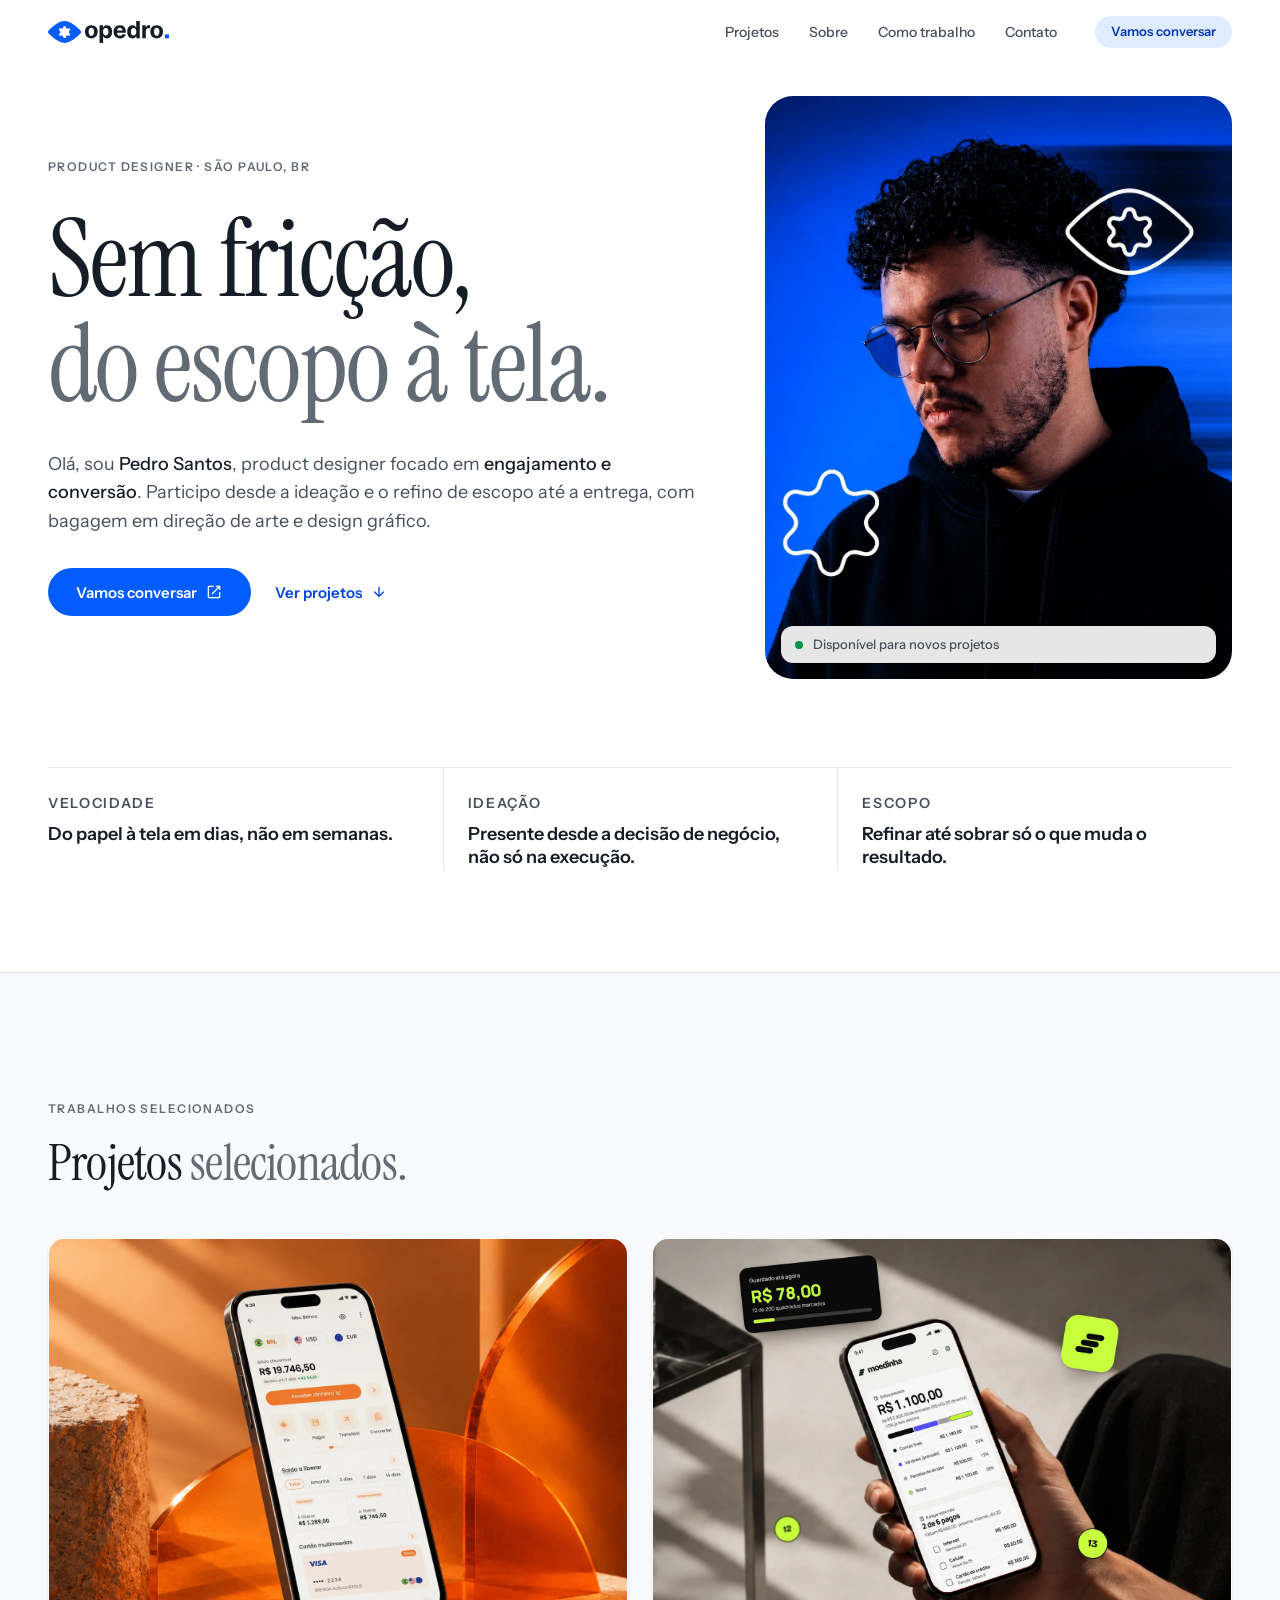
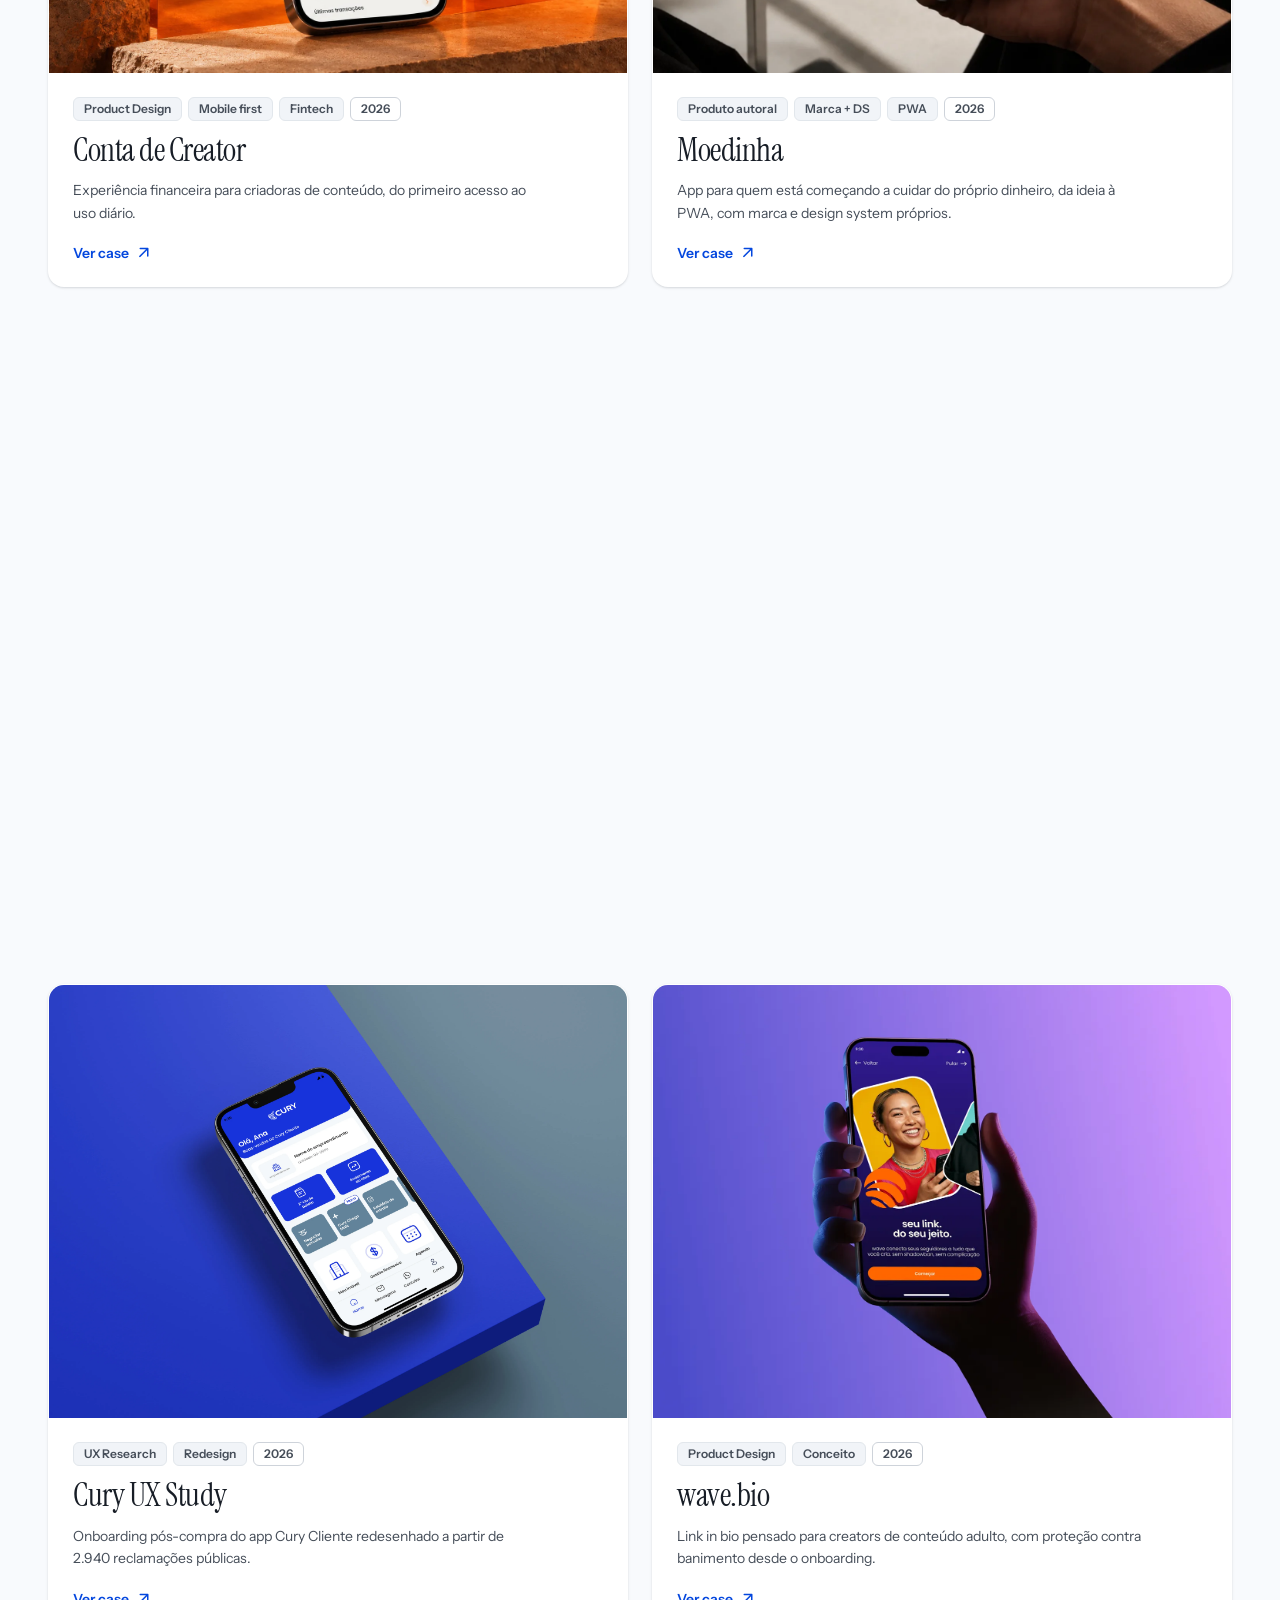
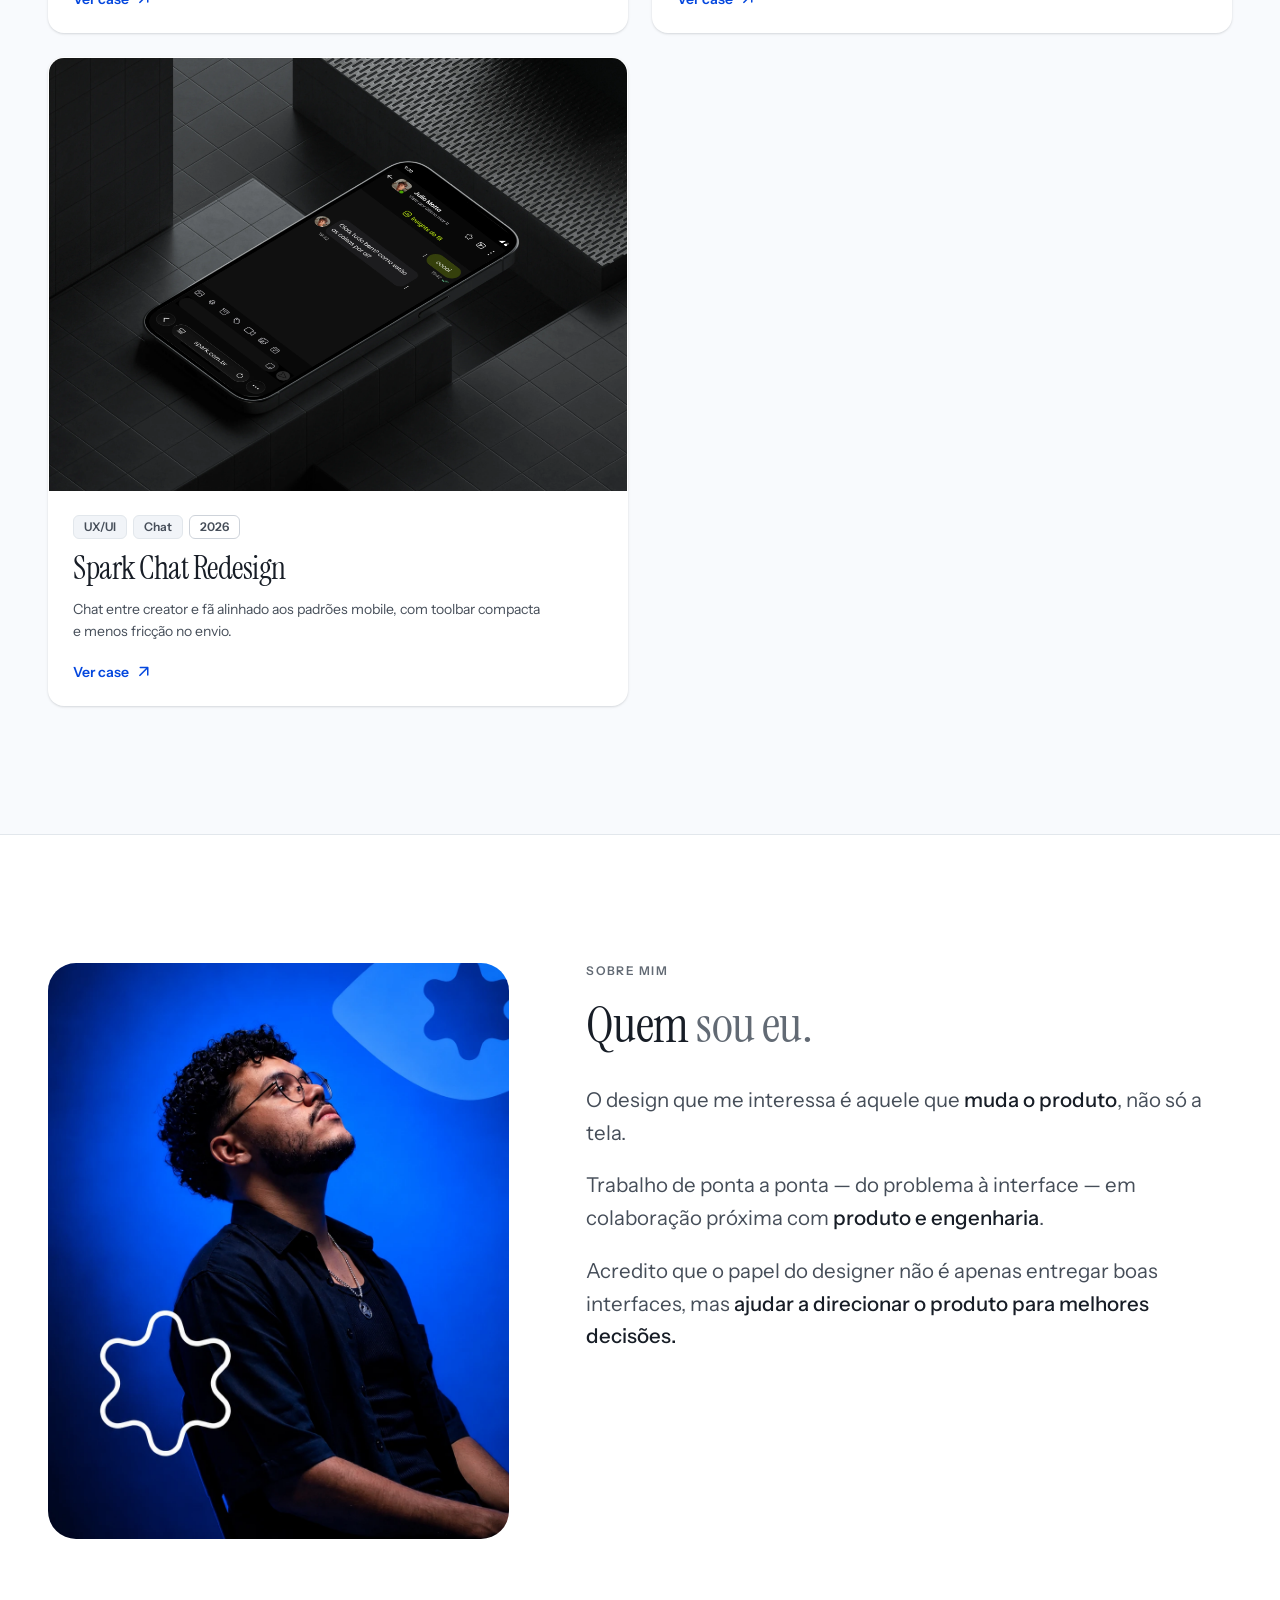
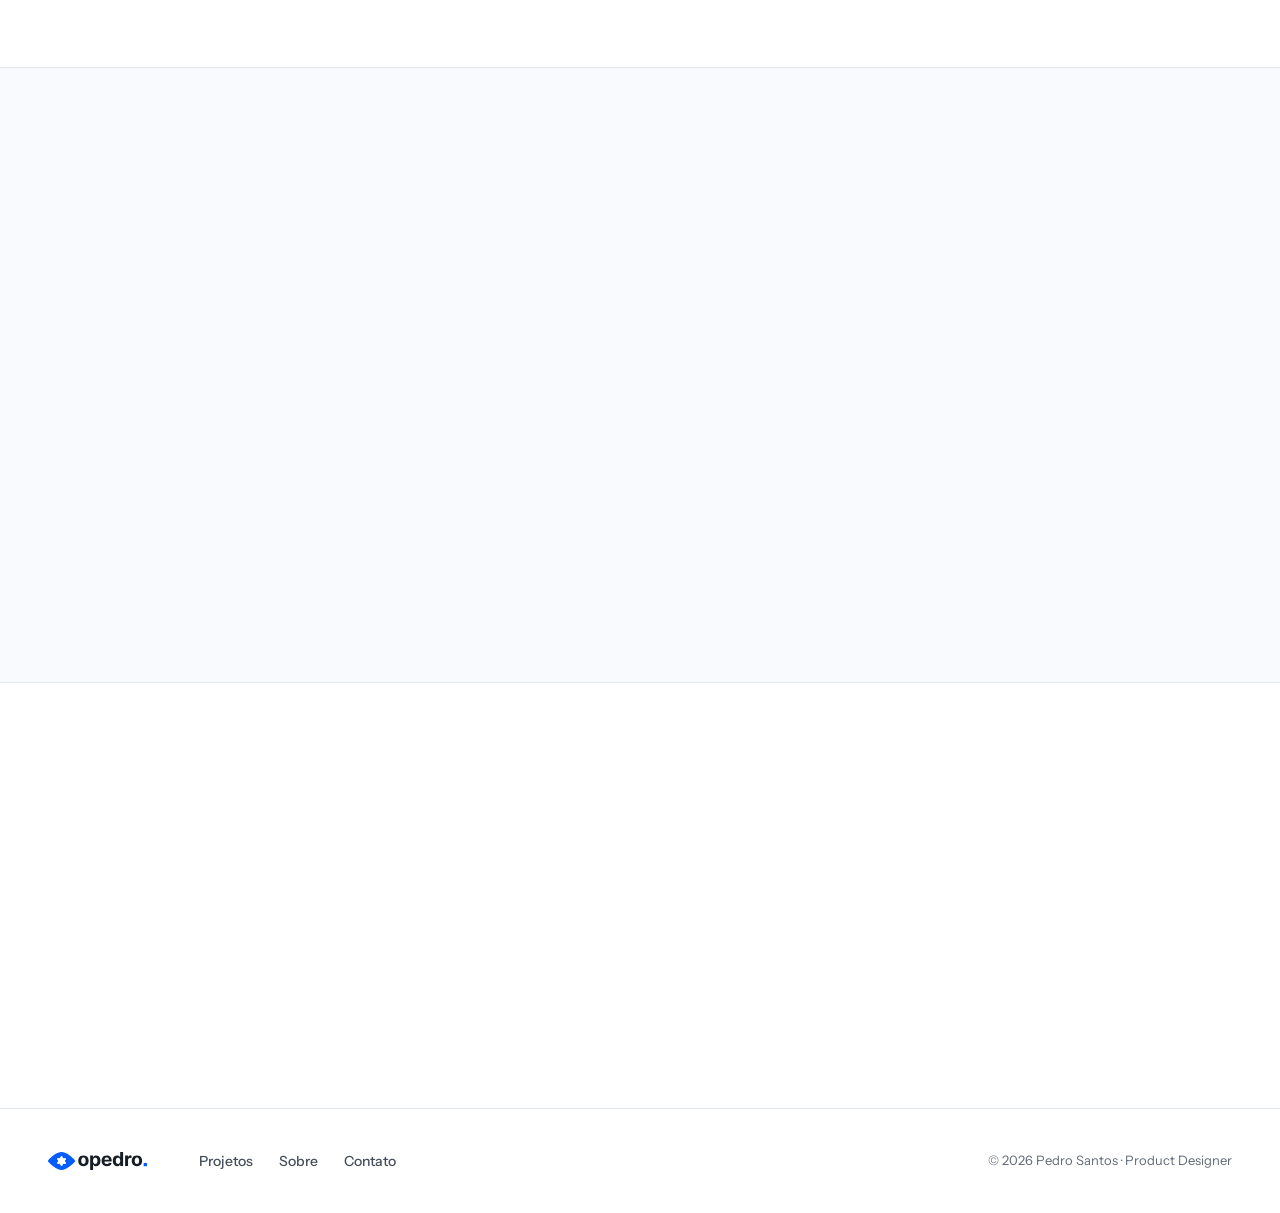
<file: index.html>
<!DOCTYPE html>
<html lang="pt-BR" data-theme="light">
<head>
<meta charset="UTF-8">
<meta name="viewport" content="width=device-width, initial-scale=1">
<title>opedro. · Product Designer</title>
<meta name="description" content="Pedro Santos, product designer. Experiências fluidas e sem fricção, do escopo à tela.">
<meta name="theme-color" content="#FFFFFF">
<link rel="icon" href="assets/favicon.svg" type="image/svg+xml">
<link rel="icon" href="assets/favicon-32.png" type="image/png" sizes="32x32">
<link rel="apple-touch-icon" href="assets/apple-touch-icon.png">
<link rel="preconnect" href="https://fonts.googleapis.com">
<link rel="preconnect" href="https://fonts.gstatic.com" crossorigin>
<link rel="stylesheet" href="https://fonts.googleapis.com/css2?family=Instrument+Sans:wght@400;500;600;700&family=Instrument+Serif&family=IBM+Plex+Mono:wght@400;500&display=swap">
<link rel="stylesheet" href="https://fonts.googleapis.com/css2?family=Material+Symbols+Rounded:opsz,wght,FILL,GRAD@20..48,400,0..1,0&display=block">
<link rel="stylesheet" href="assets/css/tokens.css">
<link rel="stylesheet" href="assets/css/components.css">
<link rel="stylesheet" href="assets/css/site.css">
</head>
<body>
<a class="skip" href="#main">Pular para o conteúdo</a>
<header class="appbar">
  <div class="container appbar__inner">
    <a class="appbar__brand" href="#top" aria-label="opedro. — início"><img src="assets/logo/lockup-ui.svg" alt="opedro." width="121" height="22"></a>
    <nav class="appbar__links" aria-label="Principal">
      <a href="#projetos">Projetos</a>
      <a href="#sobre">Sobre</a>
      <a href="#como-trabalho">Como trabalho</a>
      <a href="#contato">Contato</a>
    </nav>
    <a class="btn btn--tonal btn--sm appbar__cta" href="https://www.linkedin.com/in/opedro-designer" target="_blank" rel="noopener">Vamos conversar</a>
    <button class="icon-btn appbar__menu" aria-label="Abrir menu" aria-expanded="false" aria-controls="mobile-menu"><span class="icon" aria-hidden="true">menu</span></button>
  </div>
</header>
<nav class="mobile-menu" id="mobile-menu" aria-label="Menu" hidden>
  <a href="#projetos">Projetos</a>
  <a href="#sobre">Sobre</a>
  <a href="#como-trabalho">Como trabalho</a>
  <a href="#contato">Contato</a>
</nav>

<main id="main">

<section class="hero" id="top">
  <div class="container">
    <div class="hero__grid">
      <div class="hero__copy">
        <div class="hero__meta">
          <p class="overline">Product Designer · São Paulo, BR</p>
        </div>
        <h1 class="display">Sem fricção,<br><span class="dim">do escopo à tela.</span></h1>
        <p class="lede">Olá, sou <strong>Pedro Santos</strong>, product designer focado em <strong>engajamento e conversão</strong>. Participo desde a ideação e o refino de escopo até a entrega, com bagagem em direção de arte e design gráfico.</p>
        <div class="hero__actions">
          <a class="btn btn--filled btn--lg" href="https://www.linkedin.com/in/opedro-designer" target="_blank" rel="noopener">Vamos conversar <span class="icon" aria-hidden="true">open_in_new</span></a>
          <a class="btn btn--text btn--lg" href="#projetos">Ver projetos <span class="icon" aria-hidden="true">arrow_downward</span></a>
        </div>
      </div>
      <figure class="hero__photo">
        <img src="assets/img/hero-photo.webp" alt="Retrato de Pedro Santos" width="1121" height="1403" fetchpriority="high">
        <figcaption><span class="status-dot" aria-hidden="true"></span>Disponível para novos projetos</figcaption>
      </figure>
    </div>

    <div class="pillars">
      <div class="pillar"><p class="overline">Velocidade</p><h3>Do papel à tela em dias, não em semanas.</h3></div>
      <div class="pillar"><p class="overline">Ideação</p><h3>Presente desde a decisão de negócio, não só na execução.</h3></div>
      <div class="pillar"><p class="overline">Escopo</p><h3>Refinar até sobrar só o que muda o resultado.</h3></div>
    </div>
  </div>
</section>

<section class="section section--tint" id="projetos" aria-labelledby="projetos-title">
  <div class="container">
    <header class="section-head reveal">
      <p class="overline">Trabalhos selecionados</p>
      <h2 class="section-title" id="projetos-title">Projetos <span class="dim">selecionados.</span></h2>
    </header>
    <div class="work-grid">
      <article class="card card--elevated card--link project reveal">
        <div class="project__media"><img src="assets/img/creatorbanking-cover.webp" alt="" loading="lazy" width="1448" height="1086"></div>
        <div class="project__body">
          <div class="project__tags"><span class="tag tag--draft">Product Design</span><span class="tag tag--draft">Mobile first</span><span class="tag tag--draft">Fintech</span><span class="tag tag--ghost">2026</span></div>
          <h3 class="project__title"><a href="conta-de-creator.html">Conta de Creator</a></h3>
          <p class="project__desc">Experiência financeira para criadoras de conteúdo, do primeiro acesso ao uso diário.</p>
          <span class="project__cta" aria-hidden="true">Ver case <span class="icon">arrow_outward</span></span>
        </div>
      </article>
      <article class="card card--elevated card--link project reveal">
        <div class="project__media"><img src="assets/img/moedinha-cover.webp" alt="" loading="lazy" width="1600" height="1200"></div>
        <div class="project__body">
          <div class="project__tags"><span class="tag tag--draft">Produto autoral</span><span class="tag tag--draft">Marca + DS</span><span class="tag tag--draft">PWA</span><span class="tag tag--ghost">2026</span></div>
          <h3 class="project__title"><a href="moedinha.html">Moedinha</a></h3>
          <p class="project__desc">App para quem está começando a cuidar do próprio dinheiro, da ideia à PWA, com marca e design system próprios.</p>
          <span class="project__cta" aria-hidden="true">Ver case <span class="icon">arrow_outward</span></span>
        </div>
      </article>
      
      <article class="card card--elevated card--link project reveal">
        <div class="project__media"><img src="assets/img/designsystem-cover.webp" alt="" loading="lazy" width="1600" height="1200"></div>
        <div class="project__body">
          <div class="project__tags"><span class="tag tag--draft">Design System</span><span class="tag tag--draft">Material 3</span><span class="tag tag--ghost">2026</span></div>
          <h3 class="project__title"><a href="designsystem.html">Design System opedro.</a></h3>
          <p class="project__desc">Sistema autoral com 34 componentes em três temas, construído sobre o manual de marca com Material 3 como referência.</p>
          <span class="project__cta" aria-hidden="true">Ver case <span class="icon">arrow_outward</span></span>
        </div>
      </article><article class="card card--elevated card--link project reveal">
        <div class="project__media"><img src="assets/img/fastshop-cover.webp" alt="" loading="lazy" width="1200" height="900"></div>
        <div class="project__body">
          <div class="project__tags"><span class="tag tag--draft">UX Research</span><span class="tag tag--draft">Benchmarking</span><span class="tag tag--draft">UI</span><span class="tag tag--ghost">2026</span></div>
          <h3 class="project__title"><a href="fastshop.html">Fast Shop Redesign</a></h3>
          <p class="project__desc">Navegação por categorias do app reestruturada a partir de avaliação heurística e benchmarking com 5 players.</p>
          <span class="project__cta" aria-hidden="true">Ver case <span class="icon">arrow_outward</span></span>
        </div>
      </article>
      <article class="card card--elevated card--link project reveal">
        <div class="project__media"><img src="assets/img/cury-cover.webp" alt="" loading="lazy" width="1200" height="900"></div>
        <div class="project__body">
          <div class="project__tags"><span class="tag tag--draft">UX Research</span><span class="tag tag--draft">Redesign</span><span class="tag tag--ghost">2026</span></div>
          <h3 class="project__title"><a href="cury.html">Cury UX Study</a></h3>
          <p class="project__desc">Onboarding pós-compra do app Cury Cliente redesenhado a partir de 2.940 reclamações públicas.</p>
          <span class="project__cta" aria-hidden="true">Ver case <span class="icon">arrow_outward</span></span>
        </div>
      </article>
      <article class="card card--elevated card--link project reveal">
        <div class="project__media"><img src="assets/img/wavebio-cover.webp" alt="" loading="lazy" width="1200" height="900"></div>
        <div class="project__body">
          <div class="project__tags"><span class="tag tag--draft">Product Design</span><span class="tag tag--draft">Conceito</span><span class="tag tag--ghost">2026</span></div>
          <h3 class="project__title"><a href="wavebio.html">wave.bio</a></h3>
          <p class="project__desc">Link in bio pensado para creators de conteúdo adulto, com proteção contra banimento desde o onboarding.</p>
          <span class="project__cta" aria-hidden="true">Ver case <span class="icon">arrow_outward</span></span>
        </div>
      </article>
      <article class="card card--elevated card--link project reveal">
        <div class="project__media"><img src="assets/img/spark-cover.webp" alt="" loading="lazy" width="1200" height="900"></div>
        <div class="project__body">
          <div class="project__tags"><span class="tag tag--draft">UX/UI</span><span class="tag tag--draft">Chat</span><span class="tag tag--ghost">2026</span></div>
          <h3 class="project__title"><a href="spark.html">Spark Chat Redesign</a></h3>
          <p class="project__desc">Chat entre creator e fã alinhado aos padrões mobile, com toolbar compacta e menos fricção no envio.</p>
          <span class="project__cta" aria-hidden="true">Ver case <span class="icon">arrow_outward</span></span>
        </div>
      </article>
    </div>
  </div>
</section>

<section class="section" id="sobre" aria-labelledby="sobre-title">
  <div class="container about">
    <figure class="about__photo reveal">
      <img src="assets/img/about-photo.webp" alt="Pedro Santos" width="1024" height="1536" loading="lazy">
    </figure>
    <div class="about__copy">
      <header class="section-head reveal">
        <p class="overline">Sobre mim</p>
        <h2 class="section-title" id="sobre-title">Quem <span class="dim">sou eu.</span></h2>
      </header>
      <div class="about__text reveal">
        <p>O design que me interessa é aquele que <strong>muda o produto</strong>, não só a tela.</p>
        <p>Trabalho de ponta a ponta — do problema à interface — em colaboração próxima com <strong>produto e engenharia</strong>.</p>
        <p>Acredito que o papel do designer não é apenas entregar boas interfaces, mas <strong>ajudar a direcionar o produto para melhores decisões.</strong></p>
      </div>
      <dl class="facts reveal">
        <div><dt>Território</dt><dd>Produto digital</dd></div>
        <div><dt>Bagagem</dt><dd>Direção de arte e design gráfico</dd></div>
        <div><dt>Resultado</dt><dd>Engajamento e conversão</dd></div>
      </dl>
    </div>
  </div>
</section>

<section class="section section--tint" id="como-trabalho" aria-labelledby="principios-title">
  <div class="container">
    <header class="section-head reveal">
      <p class="overline">Como eu trabalho</p>
      <h2 class="section-title" id="principios-title">Quatro coisas <span class="dim">que guiam o trabalho.</span></h2>
    </header>
    <div class="principles">
      <article class="card principle reveal"><span class="principle__num" aria-hidden="true">01</span><h3>Clareza</h3><p>Se precisa de legenda para ser entendido, ainda não está pronto.</p></article>
      <article class="card principle reveal"><span class="principle__num" aria-hidden="true">02</span><h3>Menos é mais</h3><p>Cada elemento na tela precisa justificar por que está ali.</p></article>
      <article class="card principle reveal"><span class="principle__num" aria-hidden="true">03</span><h3>Fluidez no fluxo</h3><p>A tela boa é a que o usuário atravessa sem perceber que atravessou.</p></article>
      <article class="card principle reveal"><span class="principle__num" aria-hidden="true">04</span><h3>Designs bonitos</h3><p>Funcionar é o mínimo. O acabamento é parte do trabalho.</p></article>
    </div>
  </div>
</section>

<section class="section" id="contato" aria-labelledby="contato-title">
  <div class="container contact">
    <div class="contact__copy reveal">
      <p class="overline">Contato</p>
      <h2 class="display display--l" id="contato-title">Vamos trabalhar <span class="dim">juntos?</span></h2>
      <div><span class="tag tag--success"><span class="status-dot" aria-hidden="true"></span>Disponível para novos projetos</span></div>
    </div>
    <div class="contact__panel reveal">
      <ul class="contact__links">
        <li><a href="https://www.linkedin.com/in/opedro-designer" target="_blank" rel="noopener">LinkedIn<small>/in/opedro-designer</small><span class="icon" aria-hidden="true">arrow_outward</span></a></li>
        <li><a href="https://www.behance.net/opedrodesigner_" target="_blank" rel="noopener">Behance<small>/opedrodesigner_</small><span class="icon" aria-hidden="true">arrow_outward</span></a></li>
        <li><a href="https://www.instagram.com/opedro.designer_/" target="_blank" rel="noopener">Instagram<small>@opedro.designer_</small><span class="icon" aria-hidden="true">arrow_outward</span></a></li>
      </ul>
    </div>
  </div>
</section>

</main>
<footer class="footer">
  <div class="container footer__inner">
    <a class="footer__brand" href="#top" aria-label="opedro. — início"><img src="assets/logo/lockup-ui.svg" alt="opedro." width="99" height="18"></a>
    <ul class="footer__links">
      <li><a href="#projetos">Projetos</a></li>
      <li><a href="#sobre">Sobre</a></li>
      <li><a href="#contato">Contato</a></li>
    </ul>
    <span class="footer__copy">© 2026 Pedro Santos · Product Designer</span>
  </div>
</footer>
<script src="assets/js/site.js"></script>
</body>
</html>
</file>
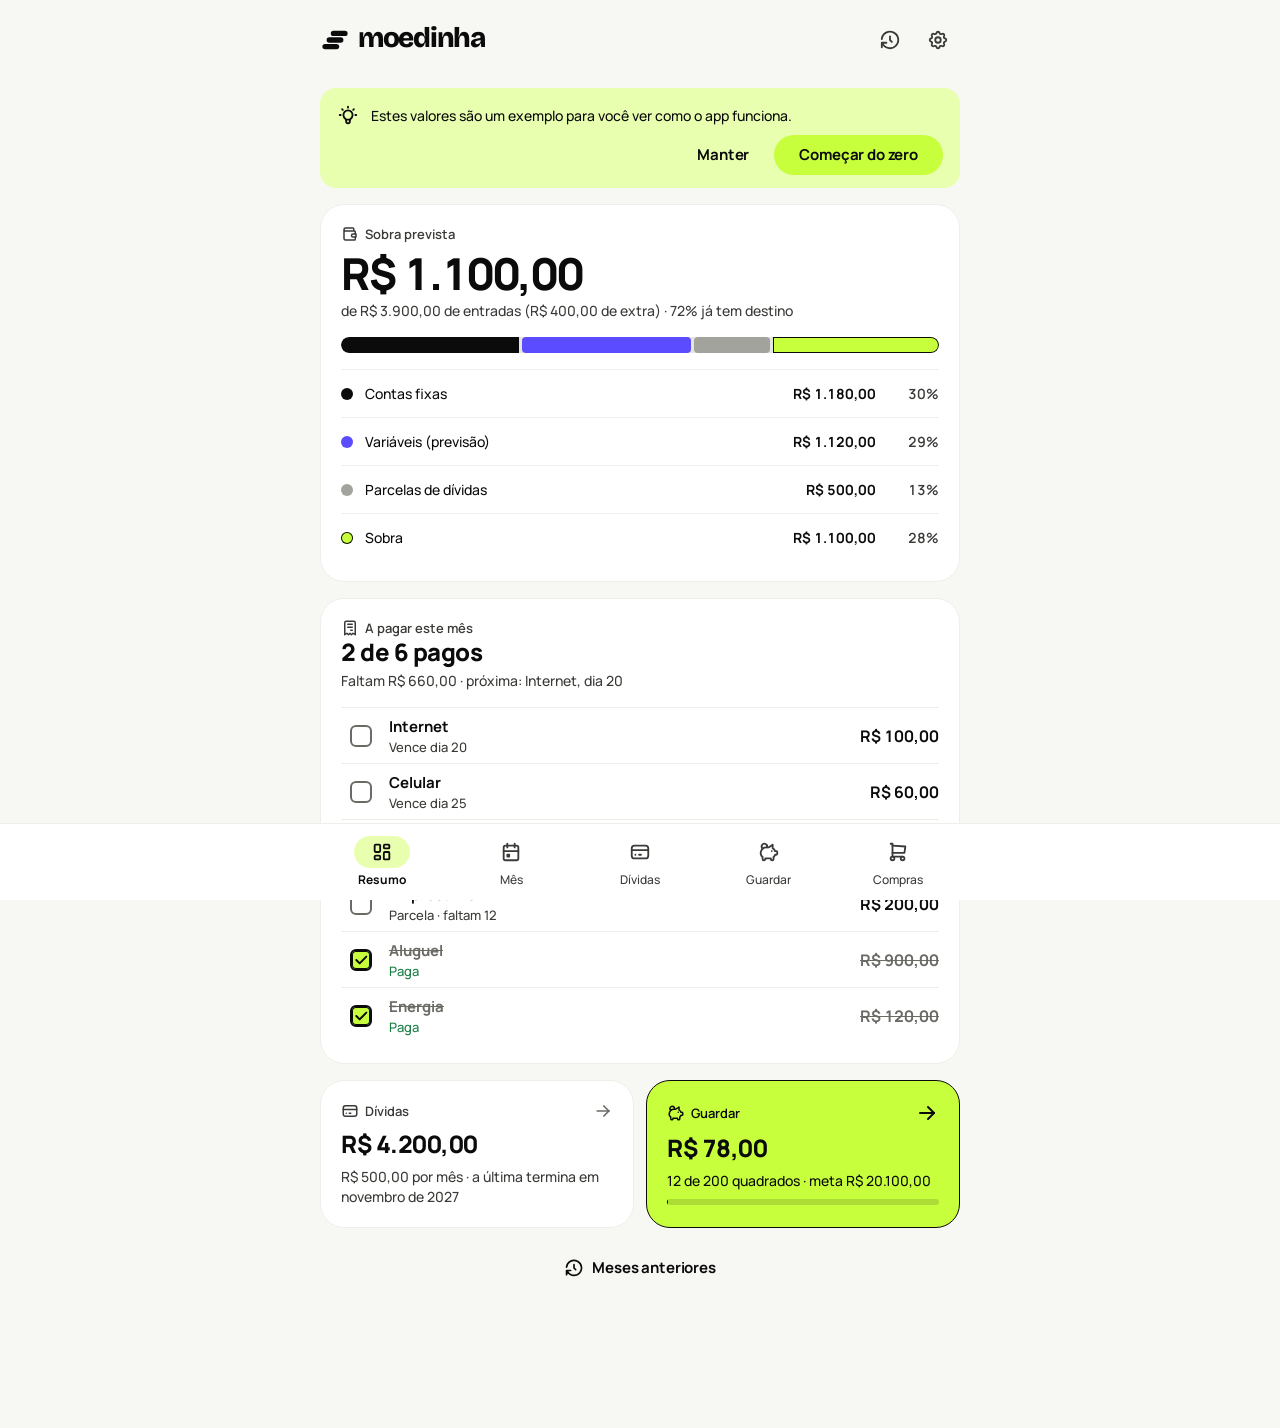
<file: assets/moedinha-app/index.html>
<!doctype html>
<html lang="pt-BR">
<head>
<meta charset="utf-8">
<meta name="viewport" content="width=device-width,initial-scale=1,viewport-fit=cover">
<title>Moedinha</title>
<meta name="description" content="Controle pessoal de renda, gastos, dívidas e dinheiro guardado. Funciona sem internet.">
<meta name="theme-color" content="#F7F7F4" media="(prefers-color-scheme: light)">
<meta name="theme-color" content="#0B0B0B" media="(prefers-color-scheme: dark)">
<meta name="apple-mobile-web-app-capable" content="yes">
<meta name="mobile-web-app-capable" content="yes">
<meta name="apple-mobile-web-app-title" content="Moedinha">
<meta name="apple-mobile-web-app-status-bar-style" content="default">
<meta name="robots" content="noindex, nofollow">
<link rel="manifest" href="manifest.webmanifest">
<link rel="icon" href="icons/icon.svg" type="image/svg+xml">
<link rel="apple-touch-icon" href="icons/apple-touch-icon.png">
<link rel="preload" href="fonts/manrope-latin.woff2" as="font" type="font/woff2" crossorigin>
<link rel="preload" href="fonts/anton-latin.woff2" as="font" type="font/woff2" crossorigin>
<link rel="preload" href="fonts/bricolage-grotesque-latin.woff2" as="font" type="font/woff2" crossorigin>
<script src="theme.js"></script>
<link rel="stylesheet" href="app.css">
</head>
<body class="locked">
<svg xmlns="http://www.w3.org/2000/svg" hidden aria-hidden="true">
<symbol id="brand" viewBox="0 0 100 100"><rect x="8" y="63" width="56" height="18" rx="9"/><rect x="22" y="41" width="56" height="18" rx="9"/><rect x="36" y="19" width="56" height="18" rx="9"/></symbol>
<symbol id="ti-arrow-left" viewBox="0 0 24 24"><path d="M5 12l14 0"/><path d="M5 12l6 6"/><path d="M5 12l6 -6"/></symbol>
<symbol id="ti-chart-pie" viewBox="0 0 24 24"><path d="M10 3.2a9 9 0 1 0 10.8 10.8a1 1 0 0 0 -1 -1h-6.8a2 2 0 0 1 -2 -2v-7a.9 .9 0 0 0 -1 -.8"/><path d="M15 3.5a9 9 0 0 1 5.5 5.5h-4.5a1 1 0 0 1 -1 -1v-4.5"/></symbol>
<symbol id="ti-presentation" viewBox="0 0 24 24"><path d="M3 4l18 0"/><path d="M4 4v10a2 2 0 0 0 2 2h12a2 2 0 0 0 2 -2v-10"/><path d="M12 16l0 4"/><path d="M9 20l6 0"/><path d="M8 12l3 -3l2 2l3 -3"/></symbol>
<symbol id="ti-shield-lock" viewBox="0 0 24 24"><path d="M12 3a12 12 0 0 0 8.5 3a12 12 0 0 1 -8.5 15a12 12 0 0 1 -8.5 -15a12 12 0 0 0 8.5 -3"/><path d="M12 11m-1 0a1 1 0 1 0 2 0a1 1 0 1 0 -2 0"/><path d="M12 12l0 2.5"/></symbol>
<symbol id="ti-bell" viewBox="0 0 24 24"><path d="M10 5a2 2 0 1 1 4 0a7 7 0 0 1 4 6v3a4 4 0 0 0 2 3h-16a4 4 0 0 0 2 -3v-3a7 7 0 0 1 4 -6"/><path d="M9 17v1a3 3 0 0 0 6 0v-1"/></symbol>
<symbol id="ti-calendar-event" viewBox="0 0 24 24"><path d="M4 5m0 2a2 2 0 0 1 2 -2h12a2 2 0 0 1 2 2v12a2 2 0 0 1 -2 2h-12a2 2 0 0 1 -2 -2z"/><path d="M16 3l0 4"/><path d="M8 3l0 4"/><path d="M4 11l16 0"/><path d="M8 15h2v2h-2z"/></symbol>
<symbol id="ti-calendar-plus" viewBox="0 0 24 24"><path d="M12.5 21h-6.5a2 2 0 0 1 -2 -2v-12a2 2 0 0 1 2 -2h12a2 2 0 0 1 2 2v5"/><path d="M16 3v4"/><path d="M8 3v4"/><path d="M4 11h16"/><path d="M16 19h6"/><path d="M19 16v6"/></symbol>
<symbol id="ti-chevron-right" viewBox="0 0 24 24"><path d="M9 6l6 6l-6 6"/></symbol>
<symbol id="ti-moon" viewBox="0 0 24 24"><path d="M12 3c.132 0 .263 0 .393 0a7.5 7.5 0 0 0 7.92 12.446a9 9 0 1 1 -8.313 -12.454z"/></symbol>
<symbol id="ti-repeat" viewBox="0 0 24 24"><path d="M4 12v-3a3 3 0 0 1 3 -3h13m-3 -3l3 3l-3 3"/><path d="M20 12v3a3 3 0 0 1 -3 3h-13m3 3l-3 -3l3 -3"/></symbol>
<symbol id="ti-adjustments-horizontal" viewBox="0 0 24 24"><path d="M14 6m-2 0a2 2 0 1 0 4 0a2 2 0 1 0 -4 0"/><path d="M4 6l8 0"/><path d="M16 6l4 0"/><path d="M8 12m-2 0a2 2 0 1 0 4 0a2 2 0 1 0 -4 0"/><path d="M4 12l2 0"/><path d="M10 12l10 0"/><path d="M17 18m-2 0a2 2 0 1 0 4 0a2 2 0 1 0 -4 0"/><path d="M4 18l11 0"/><path d="M19 18l1 0"/></symbol>
<symbol id="ti-alert-triangle" viewBox="0 0 24 24"><path d="M12 9v4"/><path d="M10.363 3.591l-8.106 13.534a1.914 1.914 0 0 0 1.636 2.871h16.214a1.914 1.914 0 0 0 1.636 -2.87l-8.106 -13.536a1.914 1.914 0 0 0 -3.274 0z"/><path d="M12 16h.01"/></symbol>
<symbol id="ti-arrow-right" viewBox="0 0 24 24"><path d="M5 12l14 0"/><path d="M13 18l6 -6"/><path d="M13 6l6 6"/></symbol>
<symbol id="ti-backspace" viewBox="0 0 24 24"><path d="M20 6a1 1 0 0 1 1 1v10a1 1 0 0 1 -1 1h-11l-5 -5a1.5 1.5 0 0 1 0 -2l5 -5z"/><path d="M12 10l4 4m0 -4l-4 4"/></symbol>
<symbol id="ti-bulb" viewBox="0 0 24 24"><path d="M3 12h1m8 -9v1m8 8h1m-15.4 -6.4l.7 .7m12.1 -.7l-.7 .7"/><path d="M9 16a5 5 0 1 1 6 0a3.5 3.5 0 0 0 -1 3a2 2 0 0 1 -4 0a3.5 3.5 0 0 0 -1 -3"/><path d="M9.7 17l4.6 0"/></symbol>
<symbol id="ti-cash" viewBox="0 0 24 24"><path d="M7 9m0 2a2 2 0 0 1 2 -2h10a2 2 0 0 1 2 2v6a2 2 0 0 1 -2 2h-10a2 2 0 0 1 -2 -2z"/><path d="M14 14m-2 0a2 2 0 1 0 4 0a2 2 0 1 0 -4 0"/><path d="M17 9v-2a2 2 0 0 0 -2 -2h-10a2 2 0 0 0 -2 2v6a2 2 0 0 0 2 2h2"/></symbol>
<symbol id="ti-check" viewBox="0 0 24 24"><path d="M5 12l5 5l10 -10"/></symbol>
<symbol id="ti-chevron-down" viewBox="0 0 24 24"><path d="M6 9l6 6l6 -6"/></symbol>
<symbol id="ti-circle-check" viewBox="0 0 24 24"><path d="M12 12m-9 0a9 9 0 1 0 18 0a9 9 0 1 0 -18 0"/><path d="M9 12l2 2l4 -4"/></symbol>
<symbol id="ti-credit-card" viewBox="0 0 24 24"><path d="M3 5m0 3a3 3 0 0 1 3 -3h12a3 3 0 0 1 3 3v8a3 3 0 0 1 -3 3h-12a3 3 0 0 1 -3 -3z"/><path d="M3 10l18 0"/><path d="M7 15l.01 0"/><path d="M11 15l2 0"/></symbol>
<symbol id="ti-database-export" viewBox="0 0 24 24"><path d="M4 6c0 1.657 3.582 3 8 3s8 -1.343 8 -3s-3.582 -3 -8 -3s-8 1.343 -8 3"/><path d="M4 6v6c0 1.657 3.582 3 8 3c1.118 0 2.183 -.086 3.15 -.241"/><path d="M20 12v-6"/><path d="M4 12v6c0 1.657 3.582 3 8 3c.157 0 .312 -.002 .466 -.005"/><path d="M16 19h6"/><path d="M19 16l3 3l-3 3"/></symbol>
<symbol id="ti-device-mobile-down" viewBox="0 0 24 24"><path d="M12.5 21h-4.5a2 2 0 0 1 -2 -2v-14a2 2 0 0 1 2 -2h8a2 2 0 0 1 2 2v7"/><path d="M11 4h2"/><path d="M12 17v.01"/><path d="M19 16v6"/><path d="M22 19l-3 3l-3 -3"/></symbol>
<symbol id="ti-download" viewBox="0 0 24 24"><path d="M4 17v2a2 2 0 0 0 2 2h12a2 2 0 0 0 2 -2v-2"/><path d="M7 11l5 5l5 -5"/><path d="M12 4l0 12"/></symbol>
<symbol id="ti-history" viewBox="0 0 24 24"><path d="M12 8l0 4l2 2"/><path d="M3.05 11a9 9 0 1 1 .5 4m-.5 5v-5h5"/></symbol>
<symbol id="ti-info-circle" viewBox="0 0 24 24"><path d="M3 12a9 9 0 1 0 18 0a9 9 0 0 0 -18 0"/><path d="M12 9h.01"/><path d="M11 12h1v4h1"/></symbol>
<symbol id="ti-key" viewBox="0 0 24 24"><path d="M16.555 3.843l3.602 3.602a2.877 2.877 0 0 1 0 4.069l-2.643 2.643a2.877 2.877 0 0 1 -4.069 0l-.301 -.301l-6.558 6.558a2 2 0 0 1 -1.239 .578l-.175 .008h-1.172a1 1 0 0 1 -.993 -.883l-.007 -.117v-1.172a2 2 0 0 1 .467 -1.284l.119 -.13l.414 -.414h2v-2h2v-2l2.144 -2.144l-.301 -.301a2.877 2.877 0 0 1 0 -4.069l2.643 -2.643a2.877 2.877 0 0 1 4.069 0z"/><path d="M15 9h.01"/></symbol>
<symbol id="ti-layout-dashboard" viewBox="0 0 24 24"><path d="M5 4h4a1 1 0 0 1 1 1v6a1 1 0 0 1 -1 1h-4a1 1 0 0 1 -1 -1v-6a1 1 0 0 1 1 -1"/><path d="M5 16h4a1 1 0 0 1 1 1v2a1 1 0 0 1 -1 1h-4a1 1 0 0 1 -1 -1v-2a1 1 0 0 1 1 -1"/><path d="M15 12h4a1 1 0 0 1 1 1v6a1 1 0 0 1 -1 1h-4a1 1 0 0 1 -1 -1v-6a1 1 0 0 1 1 -1"/><path d="M15 4h4a1 1 0 0 1 1 1v2a1 1 0 0 1 -1 1h-4a1 1 0 0 1 -1 -1v-2a1 1 0 0 1 1 -1"/></symbol>
<symbol id="ti-lock" viewBox="0 0 24 24"><path d="M5 13a2 2 0 0 1 2 -2h10a2 2 0 0 1 2 2v6a2 2 0 0 1 -2 2h-10a2 2 0 0 1 -2 -2v-6z"/><path d="M11 16a1 1 0 1 0 2 0a1 1 0 0 0 -2 0"/><path d="M8 11v-4a4 4 0 1 1 8 0v4"/></symbol>
<symbol id="ti-lock-open" viewBox="0 0 24 24"><path d="M5 11m0 2a2 2 0 0 1 2 -2h10a2 2 0 0 1 2 2v6a2 2 0 0 1 -2 2h-10a2 2 0 0 1 -2 -2z"/><path d="M12 16m-1 0a1 1 0 1 0 2 0a1 1 0 1 0 -2 0"/><path d="M8 11v-5a4 4 0 0 1 8 0"/></symbol>
<symbol id="ti-pig-money" viewBox="0 0 24 24"><path d="M15 11v.01"/><path d="M5.173 8.378a3 3 0 1 1 4.656 -1.377"/><path d="M16 4v3.803a6.019 6.019 0 0 1 2.658 3.197h1.341a1 1 0 0 1 1 1v2a1 1 0 0 1 -1 1h-1.342c-.336 .95 -.907 1.8 -1.658 2.473v2.027a1.5 1.5 0 0 1 -3 0v-.583a6.04 6.04 0 0 1 -1 .083h-4a6.04 6.04 0 0 1 -1 -.083v.583a1.5 1.5 0 0 1 -3 0v-2l0 -.027a6 6 0 0 1 4 -10.473h2.5l4.5 -3h0z"/></symbol>
<symbol id="ti-plus" viewBox="0 0 24 24"><path d="M12 5l0 14"/><path d="M5 12l14 0"/></symbol>
<symbol id="ti-receipt" viewBox="0 0 24 24"><path d="M5 21v-16a2 2 0 0 1 2 -2h10a2 2 0 0 1 2 2v16l-3 -2l-2 2l-2 -2l-2 2l-2 -2l-3 2m4 -14h6m-6 4h6m-2 4h2"/></symbol>
<symbol id="ti-refresh" viewBox="0 0 24 24"><path d="M20 11a8.1 8.1 0 0 0 -15.5 -2m-.5 -4v4h4"/><path d="M4 13a8.1 8.1 0 0 0 15.5 2m.5 4v-4h-4"/></symbol>
<symbol id="ti-restore" viewBox="0 0 24 24"><path d="M3.06 13a9 9 0 1 0 .49 -4.087"/><path d="M3 4.001v5h5"/><path d="M12 12m-1 0a1 1 0 1 0 2 0a1 1 0 1 0 -2 0"/></symbol>
<symbol id="ti-settings" viewBox="0 0 24 24"><path d="M10.325 4.317c.426 -1.756 2.924 -1.756 3.35 0a1.724 1.724 0 0 0 2.573 1.066c1.543 -.94 3.31 .826 2.37 2.37a1.724 1.724 0 0 0 1.065 2.572c1.756 .426 1.756 2.924 0 3.35a1.724 1.724 0 0 0 -1.066 2.573c.94 1.543 -.826 3.31 -2.37 2.37a1.724 1.724 0 0 0 -2.572 1.065c-.426 1.756 -2.924 1.756 -3.35 0a1.724 1.724 0 0 0 -2.573 -1.066c-1.543 .94 -3.31 -.826 -2.37 -2.37a1.724 1.724 0 0 0 -1.065 -2.572c-1.756 -.426 -1.756 -2.924 0 -3.35a1.724 1.724 0 0 0 1.066 -2.573c-.94 -1.543 .826 -3.31 2.37 -2.37c1 .608 2.296 .07 2.572 -1.065z"/><path d="M9 12a3 3 0 1 0 6 0a3 3 0 0 0 -6 0"/></symbol>
<symbol id="ti-shopping-cart" viewBox="0 0 24 24"><path d="M6 19m-2 0a2 2 0 1 0 4 0a2 2 0 1 0 -4 0"/><path d="M17 19m-2 0a2 2 0 1 0 4 0a2 2 0 1 0 -4 0"/><path d="M17 17h-11v-14h-2"/><path d="M6 5l14 1l-1 7h-13"/></symbol>
<symbol id="ti-square-off" viewBox="0 0 24 24"><path d="M8 4h10a2 2 0 0 1 2 2v10m-.584 3.412a2 2 0 0 1 -1.416 .588h-12a2 2 0 0 1 -2 -2v-12c0 -.552 .224 -1.052 .586 -1.414"/><path d="M3 3l18 18"/></symbol>
<symbol id="ti-trash" viewBox="0 0 24 24"><path d="M4 7l16 0"/><path d="M10 11l0 6"/><path d="M14 11l0 6"/><path d="M5 7l1 12a2 2 0 0 0 2 2h8a2 2 0 0 0 2 -2l1 -12"/><path d="M9 7v-3a1 1 0 0 1 1 -1h4a1 1 0 0 1 1 1v3"/></symbol>
<symbol id="ti-trash-x" viewBox="0 0 24 24"><path d="M4 7h16"/><path d="M5 7l1 12a2 2 0 0 0 2 2h8a2 2 0 0 0 2 -2l1 -12"/><path d="M9 7v-3a1 1 0 0 1 1 -1h4a1 1 0 0 1 1 1v3"/><path d="M10 12l4 4m0 -4l-4 4"/></symbol>
<symbol id="ti-trending-down" viewBox="0 0 24 24"><path d="M3 7l6 6l4 -4l8 8"/><path d="M21 10l0 7l-7 0"/></symbol>
<symbol id="ti-upload" viewBox="0 0 24 24"><path d="M4 17v2a2 2 0 0 0 2 2h12a2 2 0 0 0 2 -2v-2"/><path d="M7 9l5 -5l5 5"/><path d="M12 4l0 12"/></symbol>
<symbol id="ti-wallet" viewBox="0 0 24 24"><path d="M17 8v-3a1 1 0 0 0 -1 -1h-10a2 2 0 0 0 0 4h12a1 1 0 0 1 1 1v3m0 4v3a1 1 0 0 1 -1 1h-12a2 2 0 0 1 -2 -2v-12"/><path d="M20 12v4h-4a2 2 0 0 1 0 -4h4"/></symbol>
<symbol id="ti-wifi-off" viewBox="0 0 24 24"><path d="M12 18l.01 0"/><path d="M9.172 15.172a4 4 0 0 1 5.656 0"/><path d="M6.343 12.343a7.963 7.963 0 0 1 3.864 -2.14m4.163 .155a7.965 7.965 0 0 1 3.287 2"/><path d="M3.515 9.515a12 12 0 0 1 3.544 -2.455m3.101 -.92a12 12 0 0 1 10.325 3.374"/><path d="M3 3l18 18"/></symbol>
<symbol id="ti-x" viewBox="0 0 24 24"><path d="M18 6l-12 12"/><path d="M6 6l12 12"/></symbol>
</svg>

<!-- Onboarding: aparece só na primeira abertura, antes de criar o PIN -->
<div id="intro" class="intro" role="dialog" aria-modal="true" aria-label="Apresentação da Moedinha" data-step="0" hidden>
  <div class="intro-bar">
    <button type="button" class="icon-btn sl" data-action="intro-back" aria-label="Voltar"><svg class="ti" aria-hidden="true"><use href="#ti-arrow-left"/></svg></button>
    <div class="intro-steps" role="img" aria-label="Etapa 1 de 4" id="introSteps"><i></i><i></i><i></i><i></i></div>
    <button type="button" class="btn text sl intro-skip" data-action="intro-skip">Pular</button>
  </div>

  <section class="intro-step" data-i="0" aria-labelledby="introT0">
    <div class="intro-art"><div class="sticker" style="--tilt:-4deg"><svg viewBox="-24 -24 248 248" class="sticker-svg" aria-hidden="true" focusable="false"><g class="zc-h"><g transform="rotate(-6 100 100)"><path d="M6 30H170L196 56V160H6Z" transform="translate(9 9)" fill="#0B0B0B" stroke="#0B0B0B" stroke-width="5" stroke-linejoin="round" stroke-linecap="round"/><path d="M6 30H170L196 56V160H6Z" fill="#C7FF3D" stroke="#0B0B0B" stroke-width="5" stroke-linejoin="round" stroke-linecap="round"/><text x="100" y="94" font-family="Anton,Impact,sans-serif" font-size="62" letter-spacing="0.5" fill="#0B0B0B" text-anchor="middle" transform="rotate(0 100 94)">BORA</text><text x="100" y="150" font-family="Anton,Impact,sans-serif" font-size="62" letter-spacing="0.5" fill="#0B0B0B" text-anchor="middle" transform="rotate(0 100 150)">FAZER</text></g><path d="M120 192C150 196 176 186 190 166" fill="none" stroke="#0B0B0B" stroke-width="19" stroke-linecap="round" stroke-linejoin="round"/><path d="M120 192C150 196 176 186 190 166" fill="none" stroke="#FF7A2F" stroke-width="9" stroke-linecap="round" stroke-linejoin="round"/><path d="M176 158L204 150L196 178Z" fill="#FF7A2F" stroke="#0B0B0B" stroke-width="5" stroke-linejoin="round" stroke-linecap="round"/></g><g class="zc-w"><g transform="rotate(-6 100 100)"><path d="M6 30H170L196 56V160H6Z" transform="translate(9 9)" fill="#0B0B0B" stroke="#0B0B0B" stroke-width="5" stroke-linejoin="round" stroke-linecap="round"/><path d="M6 30H170L196 56V160H6Z" fill="#C7FF3D" stroke="#0B0B0B" stroke-width="5" stroke-linejoin="round" stroke-linecap="round"/><text x="100" y="94" font-family="Anton,Impact,sans-serif" font-size="62" letter-spacing="0.5" fill="#0B0B0B" text-anchor="middle" transform="rotate(0 100 94)">BORA</text><text x="100" y="150" font-family="Anton,Impact,sans-serif" font-size="62" letter-spacing="0.5" fill="#0B0B0B" text-anchor="middle" transform="rotate(0 100 150)">FAZER</text></g><path d="M120 192C150 196 176 186 190 166" fill="none" stroke="#0B0B0B" stroke-width="19" stroke-linecap="round" stroke-linejoin="round"/><path d="M120 192C150 196 176 186 190 166" fill="none" stroke="#FF7A2F" stroke-width="9" stroke-linecap="round" stroke-linejoin="round"/><path d="M176 158L204 150L196 178Z" fill="#FF7A2F" stroke="#0B0B0B" stroke-width="5" stroke-linejoin="round" stroke-linecap="round"/></g><g><g transform="rotate(-6 100 100)"><path d="M6 30H170L196 56V160H6Z" transform="translate(9 9)" fill="#0B0B0B" stroke="#0B0B0B" stroke-width="5" stroke-linejoin="round" stroke-linecap="round"/><path d="M6 30H170L196 56V160H6Z" fill="#C7FF3D" stroke="#0B0B0B" stroke-width="5" stroke-linejoin="round" stroke-linecap="round"/><text x="100" y="94" font-family="Anton,Impact,sans-serif" font-size="62" letter-spacing="0.5" fill="#0B0B0B" text-anchor="middle" transform="rotate(0 100 94)">BORA</text><text x="100" y="150" font-family="Anton,Impact,sans-serif" font-size="62" letter-spacing="0.5" fill="#0B0B0B" text-anchor="middle" transform="rotate(0 100 150)">FAZER</text></g><path d="M120 192C150 196 176 186 190 166" fill="none" stroke="#0B0B0B" stroke-width="19" stroke-linecap="round" stroke-linejoin="round"/><path d="M120 192C150 196 176 186 190 166" fill="none" stroke="#FF7A2F" stroke-width="9" stroke-linecap="round" stroke-linejoin="round"/><path d="M176 158L204 150L196 178Z" fill="#FF7A2F" stroke="#0B0B0B" stroke-width="5" stroke-linejoin="round" stroke-linecap="round"/></g></svg></div></div>
    <div class="intro-copy">
      <h2 id="introT0" tabindex="-1">Seu dinheiro, organizado do seu jeito.</h2>
      <p>A Moedinha reúne renda, gastos, dívidas e dinheiro guardado num só lugar. Leva poucos minutos para começar.</p>
    </div>
  </section>

  <section class="intro-step" data-i="1" aria-labelledby="introT1" hidden>
    <div class="intro-head">
      <h2 id="introT1" tabindex="-1">Tudo do mês num lugar só.</h2>
      <div class="sticker sm" style="--tilt:5deg"><svg viewBox="-24 -24 248 248" class="sticker-svg" aria-hidden="true" focusable="false"><g class="zc-h"><path d="M64 170C64 206 152 210 168 140" fill="none" stroke="#0B0B0B" stroke-width="5" stroke-dasharray="2 12" stroke-linecap="round"/><g transform="rotate(-8 70 120)"><path d="M8 84H132V166H8Z" transform="translate(7 7)" fill="#0B0B0B" stroke="#0B0B0B" stroke-width="5" stroke-linejoin="round" stroke-linecap="round"/><rect x="8" y="84" width="124" height="82" rx="8" fill="#FFFFFF" stroke="#0B0B0B" stroke-width="5" stroke-linejoin="round" stroke-linecap="round"/><path d="M10 86L70 128L130 86Z" fill="#5B4DFF" stroke="#0B0B0B" stroke-width="5" stroke-linejoin="round" stroke-linecap="round"/></g><path d="M170 46C150 46 140 62 140 76C140 96 170 122 170 122C170 122 200 96 200 76C200 62 190 46 170 46Z" fill="#FF78C8" stroke="#0B0B0B" stroke-width="5" stroke-linejoin="round" stroke-linecap="round"/><circle cx="170" cy="76" r="10" fill="#FFFFFF" stroke="#0B0B0B" stroke-width="5" stroke-linejoin="round" stroke-linecap="round"/><text x="0" y="6" font-family="Anton,Impact,sans-serif" font-size="32" letter-spacing="0.5" fill="#0B0B0B" text-anchor="start" transform="rotate(0 0 6)">DINHEIRO</text><text x="0" y="42" font-family="Anton,Impact,sans-serif" font-size="32" letter-spacing="0.5" fill="#0B0B0B" text-anchor="start" transform="rotate(0 0 42)">TEM DESTINO</text></g><g class="zc-w"><path d="M64 170C64 206 152 210 168 140" fill="none" stroke="#0B0B0B" stroke-width="5" stroke-dasharray="2 12" stroke-linecap="round"/><g transform="rotate(-8 70 120)"><path d="M8 84H132V166H8Z" transform="translate(7 7)" fill="#0B0B0B" stroke="#0B0B0B" stroke-width="5" stroke-linejoin="round" stroke-linecap="round"/><rect x="8" y="84" width="124" height="82" rx="8" fill="#FFFFFF" stroke="#0B0B0B" stroke-width="5" stroke-linejoin="round" stroke-linecap="round"/><path d="M10 86L70 128L130 86Z" fill="#5B4DFF" stroke="#0B0B0B" stroke-width="5" stroke-linejoin="round" stroke-linecap="round"/></g><path d="M170 46C150 46 140 62 140 76C140 96 170 122 170 122C170 122 200 96 200 76C200 62 190 46 170 46Z" fill="#FF78C8" stroke="#0B0B0B" stroke-width="5" stroke-linejoin="round" stroke-linecap="round"/><circle cx="170" cy="76" r="10" fill="#FFFFFF" stroke="#0B0B0B" stroke-width="5" stroke-linejoin="round" stroke-linecap="round"/><text x="0" y="6" font-family="Anton,Impact,sans-serif" font-size="32" letter-spacing="0.5" fill="#0B0B0B" text-anchor="start" transform="rotate(0 0 6)">DINHEIRO</text><text x="0" y="42" font-family="Anton,Impact,sans-serif" font-size="32" letter-spacing="0.5" fill="#0B0B0B" text-anchor="start" transform="rotate(0 0 42)">TEM DESTINO</text></g><g><path d="M64 170C64 206 152 210 168 140" fill="none" stroke="#0B0B0B" stroke-width="5" stroke-dasharray="2 12" stroke-linecap="round"/><g transform="rotate(-8 70 120)"><path d="M8 84H132V166H8Z" transform="translate(7 7)" fill="#0B0B0B" stroke="#0B0B0B" stroke-width="5" stroke-linejoin="round" stroke-linecap="round"/><rect x="8" y="84" width="124" height="82" rx="8" fill="#FFFFFF" stroke="#0B0B0B" stroke-width="5" stroke-linejoin="round" stroke-linecap="round"/><path d="M10 86L70 128L130 86Z" fill="#5B4DFF" stroke="#0B0B0B" stroke-width="5" stroke-linejoin="round" stroke-linecap="round"/></g><path d="M170 46C150 46 140 62 140 76C140 96 170 122 170 122C170 122 200 96 200 76C200 62 190 46 170 46Z" fill="#FF78C8" stroke="#0B0B0B" stroke-width="5" stroke-linejoin="round" stroke-linecap="round"/><circle cx="170" cy="76" r="10" fill="#FFFFFF" stroke="#0B0B0B" stroke-width="5" stroke-linejoin="round" stroke-linecap="round"/><text x="0" y="6" font-family="Anton,Impact,sans-serif" font-size="32" letter-spacing="0.5" fill="#0B0B0B" text-anchor="start" transform="rotate(0 0 6)">DINHEIRO</text><text x="0" y="42" font-family="Anton,Impact,sans-serif" font-size="32" letter-spacing="0.5" fill="#0B0B0B" text-anchor="start" transform="rotate(0 0 42)">TEM DESTINO</text></g></svg></div>
    </div>
    <ul class="intro-list">
      <li><span class="intro-ic"><svg class="ti" aria-hidden="true"><use href="#ti-layout-dashboard"/></svg></span><span><b>Resumo</b><small>Quanto sobra do salário depois das contas.</small></span></li>
      <li><span class="intro-ic"><svg class="ti" aria-hidden="true"><use href="#ti-calendar-event"/></svg></span><span><b>Mês</b><small>Entradas, contas fixas e a previsão do que varia.</small></span></li>
      <li><span class="intro-ic"><svg class="ti" aria-hidden="true"><use href="#ti-credit-card"/></svg></span><span><b>Dívidas</b><small>Quanto você deve e quanto paga por mês.</small></span></li>
      <li><span class="intro-ic"><svg class="ti" aria-hidden="true"><use href="#ti-pig-money"/></svg></span><span><b>Guardar</b><small>O desafio dos quadrados para juntar dinheiro.</small></span></li>
      <li><span class="intro-ic"><svg class="ti" aria-hidden="true"><use href="#ti-shopping-cart"/></svg></span><span><b>Compras</b><small>A lista do mercado, marcando o que já pegou.</small></span></li>
    </ul>
  </section>

  <section class="intro-step" data-i="2" aria-labelledby="introT2" hidden>
    <div class="intro-head">
      <h2 id="introT2" tabindex="-1">Feito para você guardar mais.</h2>
      <div class="sticker sm" style="--tilt:-5deg"><svg viewBox="-24 -24 248 248" class="sticker-svg" aria-hidden="true" focusable="false"><g class="zc-h"><path d="M8 140H186V192H8Z" transform="translate(7 7)" fill="#0B0B0B" stroke="#0B0B0B" stroke-width="5" stroke-linejoin="round" stroke-linecap="round"/><rect x="8" y="140" width="58" height="52" fill="#5B4DFF" stroke="#0B0B0B" stroke-width="5" stroke-linejoin="round" stroke-linecap="round"/><rect x="66" y="104" width="58" height="88" fill="#C7FF3D" stroke="#0B0B0B" stroke-width="5" stroke-linejoin="round" stroke-linecap="round"/><path d="M124 66H168L186 84V192H124Z" fill="#FF78C8" stroke="#0B0B0B" stroke-width="5" stroke-linejoin="round" stroke-linecap="round"/><path d="M18 124H54V90H112V52H150" fill="none" stroke="#0B0B0B" stroke-width="19" stroke-linecap="round" stroke-linejoin="round"/><path d="M18 124H54V90H112V52H150" fill="none" stroke="#FF7A2F" stroke-width="9" stroke-linecap="round" stroke-linejoin="round"/><path d="M150 34L182 52L150 70Z" fill="#FF7A2F" stroke="#0B0B0B" stroke-width="5" stroke-linejoin="round" stroke-linecap="round"/><text x="0" y="2" font-family="Anton,Impact,sans-serif" font-size="32" letter-spacing="0.5" fill="#0B0B0B" text-anchor="start" transform="rotate(0 0 2)">UM PASSO</text><text x="0" y="38" font-family="Anton,Impact,sans-serif" font-size="32" letter-spacing="0.5" fill="#0B0B0B" text-anchor="start" transform="rotate(0 0 38)">DE CADA VEZ</text></g><g class="zc-w"><path d="M8 140H186V192H8Z" transform="translate(7 7)" fill="#0B0B0B" stroke="#0B0B0B" stroke-width="5" stroke-linejoin="round" stroke-linecap="round"/><rect x="8" y="140" width="58" height="52" fill="#5B4DFF" stroke="#0B0B0B" stroke-width="5" stroke-linejoin="round" stroke-linecap="round"/><rect x="66" y="104" width="58" height="88" fill="#C7FF3D" stroke="#0B0B0B" stroke-width="5" stroke-linejoin="round" stroke-linecap="round"/><path d="M124 66H168L186 84V192H124Z" fill="#FF78C8" stroke="#0B0B0B" stroke-width="5" stroke-linejoin="round" stroke-linecap="round"/><path d="M18 124H54V90H112V52H150" fill="none" stroke="#0B0B0B" stroke-width="19" stroke-linecap="round" stroke-linejoin="round"/><path d="M18 124H54V90H112V52H150" fill="none" stroke="#FF7A2F" stroke-width="9" stroke-linecap="round" stroke-linejoin="round"/><path d="M150 34L182 52L150 70Z" fill="#FF7A2F" stroke="#0B0B0B" stroke-width="5" stroke-linejoin="round" stroke-linecap="round"/><text x="0" y="2" font-family="Anton,Impact,sans-serif" font-size="32" letter-spacing="0.5" fill="#0B0B0B" text-anchor="start" transform="rotate(0 0 2)">UM PASSO</text><text x="0" y="38" font-family="Anton,Impact,sans-serif" font-size="32" letter-spacing="0.5" fill="#0B0B0B" text-anchor="start" transform="rotate(0 0 38)">DE CADA VEZ</text></g><g><path d="M8 140H186V192H8Z" transform="translate(7 7)" fill="#0B0B0B" stroke="#0B0B0B" stroke-width="5" stroke-linejoin="round" stroke-linecap="round"/><rect x="8" y="140" width="58" height="52" fill="#5B4DFF" stroke="#0B0B0B" stroke-width="5" stroke-linejoin="round" stroke-linecap="round"/><rect x="66" y="104" width="58" height="88" fill="#C7FF3D" stroke="#0B0B0B" stroke-width="5" stroke-linejoin="round" stroke-linecap="round"/><path d="M124 66H168L186 84V192H124Z" fill="#FF78C8" stroke="#0B0B0B" stroke-width="5" stroke-linejoin="round" stroke-linecap="round"/><path d="M18 124H54V90H112V52H150" fill="none" stroke="#0B0B0B" stroke-width="19" stroke-linecap="round" stroke-linejoin="round"/><path d="M18 124H54V90H112V52H150" fill="none" stroke="#FF7A2F" stroke-width="9" stroke-linecap="round" stroke-linejoin="round"/><path d="M150 34L182 52L150 70Z" fill="#FF7A2F" stroke="#0B0B0B" stroke-width="5" stroke-linejoin="round" stroke-linecap="round"/><text x="0" y="2" font-family="Anton,Impact,sans-serif" font-size="32" letter-spacing="0.5" fill="#0B0B0B" text-anchor="start" transform="rotate(0 0 2)">UM PASSO</text><text x="0" y="38" font-family="Anton,Impact,sans-serif" font-size="32" letter-spacing="0.5" fill="#0B0B0B" text-anchor="start" transform="rotate(0 0 38)">DE CADA VEZ</text></g></svg></div>
    </div>
    <ul class="intro-list">
      <li><span class="intro-ic"><svg class="ti" aria-hidden="true"><use href="#ti-chart-pie"/></svg></span><span><b>Saiba para onde vai cada real</b><small>Veja quanto do salário já tem destino antes do mês acabar.</small></span></li>
      <li><span class="intro-ic"><svg class="ti" aria-hidden="true"><use href="#ti-pig-money"/></svg></span><span><b>Guarde aos poucos</b><small>Uma meta grande vira vários passos pequenos, quadrado por quadrado.</small></span></li>
      <li><span class="intro-ic"><svg class="ti" aria-hidden="true"><use href="#ti-shield-lock"/></svg></span><span><b>Seus dados são só seus</b><small>Sem conta e sem cadastro. Tudo fica neste celular, protegido por PIN.</small></span></li>
      <li><span class="intro-ic"><svg class="ti" aria-hidden="true"><use href="#ti-wifi-off"/></svg></span><span><b>Funciona sem internet</b><small>Abre em qualquer lugar, mesmo sem sinal.</small></span></li>
    </ul>
  </section>

  <section class="intro-step intro-final" data-i="3" aria-labelledby="introT3" hidden>
    <div class="intro-art"><div class="sticker" style="--tilt:6deg"><svg viewBox="-24 -24 248 248" class="sticker-svg" aria-hidden="true" focusable="false"><g class="zc-h"><path d="M100 4A96 96 0 1 1 99.9 4Z" transform="translate(6 6)" fill="#0B0B0B" stroke="#0B0B0B" stroke-width="5" stroke-linejoin="round" stroke-linecap="round"/><circle cx="100" cy="100" r="96" fill="#FF78C8" stroke="#0B0B0B" stroke-width="5" stroke-linejoin="round" stroke-linecap="round"/><circle cx="100" cy="100" r="58" fill="#C7FF3D" stroke="#0B0B0B" stroke-width="5" stroke-linejoin="round" stroke-linecap="round"/><path d="M72 102L92 122L130 80" fill="none" stroke="#0B0B0B" stroke-width="16" stroke-linecap="round" stroke-linejoin="round"/></g><g class="zc-w"><path d="M100 4A96 96 0 1 1 99.9 4Z" transform="translate(6 6)" fill="#0B0B0B" stroke="#0B0B0B" stroke-width="5" stroke-linejoin="round" stroke-linecap="round"/><circle cx="100" cy="100" r="96" fill="#FF78C8" stroke="#0B0B0B" stroke-width="5" stroke-linejoin="round" stroke-linecap="round"/><circle cx="100" cy="100" r="58" fill="#C7FF3D" stroke="#0B0B0B" stroke-width="5" stroke-linejoin="round" stroke-linecap="round"/><path d="M72 102L92 122L130 80" fill="none" stroke="#0B0B0B" stroke-width="16" stroke-linecap="round" stroke-linejoin="round"/></g><g><path d="M100 4A96 96 0 1 1 99.9 4Z" transform="translate(6 6)" fill="#0B0B0B" stroke="#0B0B0B" stroke-width="5" stroke-linejoin="round" stroke-linecap="round"/><circle cx="100" cy="100" r="96" fill="#FF78C8" stroke="#0B0B0B" stroke-width="5" stroke-linejoin="round" stroke-linecap="round"/><circle cx="100" cy="100" r="58" fill="#C7FF3D" stroke="#0B0B0B" stroke-width="5" stroke-linejoin="round" stroke-linecap="round"/><path d="M72 102L92 122L130 80" fill="none" stroke="#0B0B0B" stroke-width="16" stroke-linecap="round" stroke-linejoin="round"/></g></svg></div></div>
    <div class="intro-copy">
      <h2 id="introT3" tabindex="-1">Falta só uma coisa: criar seu PIN.</h2>
      <p id="introFinalText">São 4 números para proteger seus dados. Você vai usar esse PIN sempre que abrir o app.</p>
    </div>
  </section>

  <div class="intro-foot">
    <button type="button" class="btn primary intro-next" data-action="intro-next" id="introNext">Começar</button>
  </div>
</div>

<!-- Montagem guiada: logo depois de criar o PIN, a pessoa preenche renda, contas e dívidas -->
<div id="guide" class="intro guide" role="dialog" aria-modal="true" aria-label="Vamos montar seu mês" data-g="0" hidden>
  <div class="intro-bar">
    <button type="button" class="icon-btn sl" data-action="g-back" aria-label="Voltar"><svg class="ti" aria-hidden="true"><use href="#ti-arrow-left"/></svg></button>
    <div class="intro-steps" role="img" aria-label="Etapa 1 de 4" id="gSteps"><i></i><i></i><i></i><i></i></div>
    <button type="button" class="btn text sl intro-skip" data-action="g-skip" id="gSkip">Pular</button>
  </div>

  <section class="intro-step g-step" data-i="0" aria-labelledby="gT0">
    <div class="intro-copy">
      <p class="g-kicker">Vamos montar seu mês</p>
      <h2 id="gT0" tabindex="-1">Quanto entra por mês?</h2>
      <p>Comece pelo salário líquido, o valor que cai na sua conta. Freelas e extras você lança depois, no mês em que entrarem.</p>
    </div>
    <div class="g-form">
      <div class="field">
        <label class="lab" for="gSalary">Salário líquido</label>
        <div class="money"><span>R$</span><input id="gSalary" type="text" inputmode="decimal" placeholder="0,00" autocomplete="off"></div>
      </div>
      <div class="field">
        <span class="lab" id="gPayL">Quando ele cai?</span>
        <div class="chips" role="group" aria-labelledby="gPayL">
          <button type="button" class="chip" data-action="g-pay" data-v="business" aria-pressed="false"><svg class="ti" aria-hidden="true"><use href="#ti-check"/></svg>5º dia útil</button>
          <button type="button" class="chip" data-action="g-pay" data-v="fixed" aria-pressed="false"><svg class="ti" aria-hidden="true"><use href="#ti-check"/></svg>Dia fixo</button>
          <button type="button" class="chip" data-action="g-pay" data-v="lastBusiness" aria-pressed="false"><svg class="ti" aria-hidden="true"><use href="#ti-check"/></svg>Último dia útil</button>
          <button type="button" class="chip" data-action="g-pay" data-v="none" aria-pressed="false"><svg class="ti" aria-hidden="true"><use href="#ti-check"/></svg>Não sei agora</button>
        </div>
        <label class="g-day" id="gPayFixed" hidden><span class="lab">Qual dia?</span>
          <select id="gPayDay" class="sel" data-layout="days" aria-label="Dia do salário"></select>
        </label>
        <p class="hint">Com o dia, a Moedinha lembra você de guardar uma parte quando o salário cair.</p>
      </div>
      <div class="field">
        <span class="lab">Outras rendas que caem todo mês</span>
        <div class="g-rows" id="gExtras"></div>
        <button type="button" class="btn add sl" data-action="g-add-extra"><svg class="ti" aria-hidden="true"><use href="#ti-plus"/></svg>Adicionar outra renda</button>
      </div>
    </div>
  </section>

  <section class="intro-step g-step" data-i="1" aria-labelledby="gT1" hidden>
    <div class="intro-copy">
      <p class="g-kicker">Vamos montar seu mês</p>
      <h2 id="gT1" tabindex="-1">Quais contas você paga todo mês?</h2>
      <p>Toque nas que você tem e coloque o valor. Dá para ajustar tudo depois na aba Mês.</p>
    </div>
    <div class="g-form">
      <div class="chips" role="group" aria-label="Sugestões de contas" id="gBillChips"></div>
      <div class="g-rows" id="gBills"></div>
    </div>
  </section>

  <section class="intro-step g-step" data-i="2" aria-labelledby="gT2" hidden>
    <div class="intro-copy">
      <p class="g-kicker">Vamos montar seu mês</p>
      <h2 id="gT2" tabindex="-1">Você tem dívidas ou parcelamentos?</h2>
      <p>Cartão parcelado, empréstimo, financiamento… Saber quanto falta ajuda a planejar o mês.</p>
    </div>
    <div class="g-form">
      <div class="chips" role="group" aria-label="Tem dívidas?">
        <button type="button" class="chip" data-action="g-debt" data-v="0" aria-pressed="false"><svg class="ti" aria-hidden="true"><use href="#ti-check"/></svg>Não tenho</button>
        <button type="button" class="chip" data-action="g-debt" data-v="1" aria-pressed="false"><svg class="ti" aria-hidden="true"><use href="#ti-check"/></svg>Sim, tenho</button>
      </div>
      <div class="g-rows" id="gDebts"></div>
      <button type="button" class="btn add sl" data-action="g-add-debt" id="gAddDebt" hidden><svg class="ti" aria-hidden="true"><use href="#ti-plus"/></svg>Adicionar outra dívida</button>
    </div>
  </section>

  <section class="intro-step g-step" data-i="3" aria-labelledby="gT3" hidden>
    <div class="intro-copy">
      <p class="g-kicker">Tudo certo</p>
      <h2 id="gT3" tabindex="-1">Seu mês está montado.</h2>
      <p>Esta é a primeira previsão. Ela vai ficando mais certa conforme você usa o app.</p>
    </div>
    <div id="gResult"></div>
  </section>

  <div class="intro-foot g-foot">
    <button type="button" class="btn primary intro-next" data-action="g-next" id="gNext">Continuar</button>
    <button type="button" class="btn text sl" data-action="g-done" id="gDone" hidden>Ir direto para o app</button>
  </div>
</div>

<!-- Tela de PIN -->
<div id="lock" class="lock" role="dialog" aria-modal="true" aria-labelledby="lockTitle" aria-describedby="lockSub">
  <div class="lock-in">
    <!-- Só na criação do PIN: passo, selo e dica -->
    <div class="lock-steps" id="lockSteps"><span id="lockStep"></span><span class="lock-bars" aria-hidden="true"><i></i><i></i></span></div>
    <span class="lock-badge" aria-hidden="true"><svg class="ti"><use href="#ti-shield-lock"/></svg></span>
    <span class="lock-logo"><svg class="mark" viewBox="0 0 100 100" aria-hidden="true"><use href="#brand"/></svg></span>
    <div>
      <h1 id="lockTitle">moedinha</h1>
      <p id="lockSub" class="muted small">Abrindo…</p>
    </div>
    <p class="lock-hint" id="lockHint"><svg class="ti" aria-hidden="true"><use href="#ti-bulb"/></svg><span id="lockHintT"></span></p>
    <div id="pinDots" class="pin-dots" aria-hidden="true" hidden><i></i><i></i><i></i><i></i></div>
    <p id="pinMsg" class="pin-msg" role="alert"></p>
    <div id="keypad" class="keypad" role="group" aria-label="Teclado do PIN" hidden>
      <button type="button" class="key sl" data-key="1">1</button>
      <button type="button" class="key sl" data-key="2">2</button>
      <button type="button" class="key sl" data-key="3">3</button>
      <button type="button" class="key sl" data-key="4">4</button>
      <button type="button" class="key sl" data-key="5">5</button>
      <button type="button" class="key sl" data-key="6">6</button>
      <button type="button" class="key sl" data-key="7">7</button>
      <button type="button" class="key sl" data-key="8">8</button>
      <button type="button" class="key sl" data-key="9">9</button>
      <span></span>
      <button type="button" class="key sl" data-key="0">0</button>
      <button type="button" class="key ghost sl" data-key="back" aria-label="Apagar"><svg class="ti" aria-hidden="true"><use href="#ti-backspace"/></svg></button>
    </div>
    <div class="lock-foot"><button type="button" id="lockAlt" class="btn text sl" hidden></button></div>
  </div>
</div>

<div id="cover" class="cover" hidden><span class="lock-logo"><svg class="mark" viewBox="0 0 100 100" aria-hidden="true"><use href="#brand"/></svg></span></div>

<div class="app">
  <header class="top">
    <div class="brand"><svg class="mark" viewBox="0 0 100 100" aria-hidden="true"><use href="#brand"/></svg><h1>moedinha</h1></div>
    <div class="top-act">
      <span id="status" class="status" role="status" aria-live="polite"></span>
      <button type="button" class="icon-btn sl" data-action="history" aria-label="Histórico" title="Histórico"><svg class="ti" aria-hidden="true"><use href="#ti-history"/></svg></button>
      <button type="button" class="icon-btn sl" data-action="settings" aria-label="Ajustes" title="Ajustes"><svg class="ti" aria-hidden="true"><use href="#ti-settings"/></svg></button>
    </div>
  </header>
  <div id="banner"></div>

  <main>
    <section id="tab-resumo" role="tabpanel" aria-label="Resumo">
      <div id="summary" class="stack"></div>
    </section>

    <section id="tab-gastos" role="tabpanel" aria-label="Mês" hidden>
      <div class="stack">
        <div class="panel">
          <div class="sec-head">
            <div><h2>Entradas</h2><p class="muted small">Salário, freelas e tudo o que entra.</p></div>
            <p class="total" id="incTotal"></p>
          </div>
          <ul class="list" id="incomesList"></ul>
          <div class="add-duo">
            <button type="button" class="btn add sl" data-action="add" data-kind="incomes" data-every="1"><svg class="ti" aria-hidden="true"><use href="#ti-repeat"/></svg>Todo mês</button>
            <button type="button" class="btn add sl" data-action="add" data-kind="incomes" data-every="0"><svg class="ti" aria-hidden="true"><use href="#ti-plus"/></svg>Extra do mês</button>
          </div>
          <button type="button" class="pay-row sl" data-action="payday"><svg class="ti" aria-hidden="true"><use href="#ti-calendar-event"/></svg><span><span class="t">Dia do salário</span><span class="s pay-sum">Escolha o dia e receba um lembrete para guardar</span></span><svg class="ti chev" aria-hidden="true"><use href="#ti-chevron-right"/></svg></button>
        </div>
        <div class="panel">
          <div class="sec-head">
            <div><h2>Contas fixas</h2><p class="muted small">Contas que se repetem todo mês. Marque quando pagar.</p></div>
            <p class="total" id="fixedTotal"></p>
          </div>
          <p class="sec-status" id="fixedStatus"></p>
          <ul class="list" id="fixedList"></ul>
          <button type="button" class="btn add sl" data-action="add" data-kind="fixed"><svg class="ti" aria-hidden="true"><use href="#ti-plus"/></svg>Adicionar conta fixa</button>
        </div>
        <div class="panel">
          <div class="sec-head">
            <div><h2>Previsão de gastos variáveis</h2><p class="muted small">Quanto você espera gastar com o que muda todo mês.</p></div>
            <p class="total" id="varTotal"></p>
          </div>
          <ul class="list" id="variableList"></ul>
          <button type="button" class="btn add sl" data-action="add" data-kind="variable"><svg class="ti" aria-hidden="true"><use href="#ti-plus"/></svg>Adicionar previsão</button>
        </div>
      </div>
    </section>

    <section id="tab-dividas" role="tabpanel" aria-label="Dívidas" hidden>
      <div class="stack">
        <div class="panel">
          <div><h2>Dívidas</h2><p class="muted small">Quanto você deve e quanto paga por mês. Marque a parcela quando pagar.</p></div>
          <div class="duo">
            <div><p class="eyebrow">Saldo devedor</p><p class="mid" id="debtBal"></p></div>
            <div><p class="eyebrow">Parcelas por mês</p><p class="mid" id="debtPay"></p></div>
          </div>
          <p class="sec-status" id="debtStatus"></p>
          <ul class="list" id="debtsList"></ul>
          <button type="button" class="btn add sl" data-action="add" data-kind="debts"><svg class="ti" aria-hidden="true"><use href="#ti-plus"/></svg>Adicionar dívida</button>
        </div>
      </div>
    </section>

    <section id="tab-cofrinho" role="tabpanel" aria-label="Guardar" hidden>
      <div class="stack">
        <div class="page-head">
          <h2>Desafio dos quadrados</h2>
          <p class="muted small">Guardou o valor de um quadrado? Toque nele e ele vira uma moeda.</p>
        </div>
        <div id="goalStats" class="hero"></div>
        <details class="panel">
          <summary class="sl"><span class="sum-l"><svg class="ti" aria-hidden="true"><use href="#ti-adjustments-horizontal"/></svg>Ajustar o desafio</span><svg class="ti exp" aria-hidden="true"><use href="#ti-chevron-down"/></svg></summary>
          <div class="field">
            <label for="goalCount" class="lab">Quantidade de quadrados</label>
            <input id="goalCount" type="number" min="1" max="500" step="1" inputmode="numeric">
          </div>
          <div class="field">
            <span class="lab" id="modeLab">Quanto vale cada quadrado</span>
            <div class="seg" role="group" aria-labelledby="modeLab">
              <button type="button" class="sl" data-action="mode" data-mode="num" aria-pressed="true"><svg class="ti" aria-hidden="true"><use href="#ti-check"/></svg>Valor = número</button>
              <button type="button" class="sl" data-action="mode" data-mode="fixed" aria-pressed="false"><svg class="ti" aria-hidden="true"><use href="#ti-check"/></svg>Valor fixo</button>
            </div>
          </div>
          <div class="field">
            <label id="baseLabel" for="goalBase" class="lab"></label>
            <input id="goalBase" type="text" inputmode="decimal" autocomplete="off">
          </div>
          <p class="hint" id="goalHint"></p>
        </details>
        <div id="grid" class="grid" role="group" aria-label="Quadrados de economia"></div>
        <div id="resetBox"></div>
      </div>
    </section>

    <section id="tab-compras" role="tabpanel" aria-label="Lista de compras" hidden>
      <div class="stack">
        <div class="page-head">
          <h2>Lista de compras</h2>
          <p class="muted small">Toque na caixinha ao lado do item quando comprar. Ela fica verde com um ✓.</p>
        </div>
        <div id="shopStats"></div>
        <form id="shopForm" class="shop-add" autocomplete="off">
          <input id="shopNew" type="text" maxlength="80" placeholder="Ex.: Arroz" aria-label="Novo item da lista">
          <button type="submit" class="btn primary sl"><svg class="ti" aria-hidden="true"><use href="#ti-plus"/></svg>Adicionar</button>
        </form>
        <ul class="list" id="shopList"></ul>
        <div id="shopActions" class="banner-actions"></div>
      </div>
    </section>
  </main>
</div>

<nav class="tabs" aria-label="Seções">
  <div class="tabs-in" role="tablist">
    <button type="button" class="tab-btn" role="tab" data-action="tab" data-tab="resumo" aria-selected="true"><span class="ind sl"><svg class="ti" aria-hidden="true"><use href="#ti-layout-dashboard"/></svg></span><span class="tl">Resumo</span></button>
    <button type="button" class="tab-btn" role="tab" data-action="tab" data-tab="gastos" aria-selected="false"><span class="ind sl"><svg class="ti" aria-hidden="true"><use href="#ti-calendar-event"/></svg></span><span class="tl">Mês</span></button>
    <button type="button" class="tab-btn" role="tab" data-action="tab" data-tab="dividas" aria-selected="false"><span class="ind sl"><svg class="ti" aria-hidden="true"><use href="#ti-credit-card"/></svg></span><span class="tl">Dívidas</span></button>
    <button type="button" class="tab-btn" role="tab" data-action="tab" data-tab="cofrinho" aria-selected="false"><span class="ind sl"><svg class="ti" aria-hidden="true"><use href="#ti-pig-money"/></svg></span><span class="tl">Guardar</span></button>
    <button type="button" class="tab-btn" role="tab" data-action="tab" data-tab="compras" aria-selected="false"><span class="ind sl"><svg class="ti" aria-hidden="true"><use href="#ti-shopping-cart"/></svg></span><span class="tl">Compras</span></button>
  </div>
</nav>

<!-- Histórico -->
<dialog id="historyDlg" class="full" aria-labelledby="historyTitle">
  <header class="dlg-bar">
    <button type="button" class="icon-btn sl" data-action="close-dlg" aria-label="Fechar"><svg class="ti" aria-hidden="true"><use href="#ti-x"/></svg></button>
    <h2 id="historyTitle">Histórico</h2>
  </header>
  <div class="dlg-body">
    <h3 class="sec-t">Mês a mês</h3>
    <div id="monthsList" class="stack"></div>
    <h3 class="sec-t">Todas as atividades</h3>
    <ul id="logList" class="log"></ul>
    <button type="button" id="logMore" class="btn sl" data-action="log-more" hidden>Carregar mais</button>
  </div>
</dialog>

<!-- Ajustes -->
<dialog id="settingsDlg" class="full" aria-labelledby="settingsTitle">
  <header class="dlg-bar">
    <button type="button" class="icon-btn sl" data-action="close-dlg" aria-label="Fechar"><svg class="ti" aria-hidden="true"><use href="#ti-x"/></svg></button>
    <h2 id="settingsTitle">Ajustes</h2>
  </header>
  <div class="dlg-body">
    <section class="panel list-card">
      <h3 class="sec-t">Backup</h3>
      <p class="li-note" id="backupInfo"></p>
      <button type="button" class="li sl" data-action="export"><svg class="ti" aria-hidden="true"><use href="#ti-download"/></svg><span><span class="t">Exportar backup</span><span class="s">Salva um arquivo com todos os seus dados</span></span></button>
      <button type="button" class="li sl" data-action="import"><svg class="ti" aria-hidden="true"><use href="#ti-upload"/></svg><span><span class="t">Importar backup</span><span class="s">Troca os dados deste aparelho pelos de um arquivo</span></span></button>
      <input type="file" id="importFile" accept="application/json,.json" hidden>
    </section>

    <section class="panel list-card">
      <h3 class="sec-t">Segurança</h3>
      <button type="button" class="li sl" data-action="change-pin"><svg class="ti" aria-hidden="true"><use href="#ti-key"/></svg><span class="t">Trocar PIN</span></button>
      <button type="button" class="li sl" data-action="lock-now"><svg class="ti" aria-hidden="true"><use href="#ti-lock"/></svg><span class="t">Bloquear agora</span></button>
      <p class="li-note">O app também bloqueia sozinho quando fica mais de 1 minuto em segundo plano.</p>
    </section>

    <section class="panel list-card">
      <h3 class="sec-t">Lembretes</h3>
      <button type="button" class="li sl" data-action="payday"><svg class="ti" aria-hidden="true"><use href="#ti-bell"/></svg><span><span class="t">Dia do salário</span><span class="s pay-sum">Escolha o dia e receba um lembrete para guardar</span></span></button>
    </section>

    <section class="panel list-card">
      <h3 class="sec-t">Aparência</h3>
      <div class="li static li-sw">
        <svg class="ti" aria-hidden="true"><use href="#ti-moon"/></svg>
        <span><span class="t" id="themeL">Modo escuro</span><span class="s" id="themeS"></span></span>
        <button type="button" class="switch" role="switch" id="themeSw" data-action="theme-toggle" aria-labelledby="themeL" aria-describedby="themeS" aria-checked="false"></button>
      </div>
      <button type="button" class="li sl li-sub" id="themeAuto" data-action="theme-auto" hidden><span></span><span class="t">Voltar a seguir o tema do celular</span></button>
    </section>

    <section class="panel list-card">
      <h3 class="sec-t">Sobre</h3>
      <button type="button" class="li sl" data-action="tour-replay"><svg class="ti" aria-hidden="true"><use href="#ti-info-circle"/></svg><span><span class="t">Fazer o tour de novo</span><span class="s">Mostra onde fica cada coisa no app</span></span></button>
      <button type="button" class="li sl" data-action="intro-replay"><svg class="ti" aria-hidden="true"><use href="#ti-presentation"/></svg><span><span class="t">Ver a apresentação</span><span class="s">O que o app faz e como ele ajuda</span></span></button>
      <button type="button" class="li sl" id="installItem" data-action="install" hidden><svg class="ti" aria-hidden="true"><use href="#ti-device-mobile-down"/></svg><span><span class="t">Instalar no celular</span><span class="s">Coloca a Moedinha na tela inicial, como um app</span></span></button>
      <div class="li static"><svg class="ti" aria-hidden="true"><use href="#ti-wifi-off"/></svg><span><span class="t">Funciona sem internet</span><span class="s">Seus dados ficam guardados só neste aparelho.</span></span></div>
      <div class="li static"><svg class="ti" aria-hidden="true"><use href="#ti-info-circle"/></svg><span><span class="t">Versão</span><span class="s" id="appVersion"></span></span></div>
    </section>

    <section class="panel list-card">
      <button type="button" class="li danger sl" data-action="wipe"><svg class="ti" aria-hidden="true"><use href="#ti-trash-x"/></svg><span class="t">Apagar todos os dados</span></button>
    </section>
  </div>
</dialog>

<!-- Dia do salário -->
<dialog id="paydayDlg" class="full" aria-labelledby="paydayTitle">
  <header class="dlg-bar">
    <button type="button" class="icon-btn sl" data-action="close-dlg" aria-label="Fechar"><svg class="ti" aria-hidden="true"><use href="#ti-x"/></svg></button>
    <h2 id="paydayTitle">Dia do salário</h2>
  </header>
  <div class="dlg-body">
    <p class="muted small pay-intro">Escolha quando o dinheiro cai na sua conta. No dia, a Moedinha lembra você de guardar uma parte antes de começar a gastar.</p>

    <section class="panel">
      <h3 class="sec-t" id="payTypeLab">Quando cai o salário</h3>
      <div class="opts" role="radiogroup" aria-labelledby="payTypeLab">
        <label class="opt">
          <input type="radio" name="payType" value="business">
          <span class="opt-t"><b>Dia útil do mês</b><small>Na CLT, o prazo é o 5º dia útil.</small></span>
          <select id="payN" class="sel" aria-label="Qual dia útil">
            <option value="1">1º</option><option value="2">2º</option><option value="3">3º</option><option value="4">4º</option><option value="5">5º</option>
            <option value="6">6º</option><option value="7">7º</option><option value="8">8º</option><option value="9">9º</option><option value="10">10º</option>
          </select>
        </label>
        <label class="opt">
          <input type="radio" name="payType" value="fixed">
          <span class="opt-t"><b>Dia fixo</b><small>Todo dia 10, 15, 30…</small></span>
          <select id="payDay" class="sel" data-layout="days" aria-label="Qual dia do mês"></select>
        </label>
        <label class="opt">
          <input type="radio" name="payType" value="lastBusiness">
          <span class="opt-t"><b>Último dia útil do mês</b></span>
        </label>
        <label class="opt">
          <input type="radio" name="payType" value="last">
          <span class="opt-t"><b>Último dia do mês</b><small>Dia 30 ou 31, conforme o mês.</small></span>
        </label>
      </div>
    </section>

    <section class="panel">
      <h3 class="sec-t">Adiantamento</h3>
      <label class="opt">
        <input type="checkbox" id="payAdv">
        <span class="opt-t"><b>Também recebo um vale</b><small>Parte do salário paga no meio do mês.</small></span>
        <select id="payAdvDay" class="sel" data-layout="days" aria-label="Dia do adiantamento"></select>
      </label>
    </section>

    <section class="panel">
      <h3 class="sec-t">Regras da sua empresa</h3>
      <div class="sw-row">
        <span><span class="t" id="paySatL">Sábado conta como dia útil</span><span class="s">É a regra do Ministério do Trabalho para o 5º dia útil. Desligue se a sua empresa não conta.</span></span>
        <button type="button" class="switch" role="switch" id="paySat" aria-labelledby="paySatL" aria-checked="true"></button>
      </div>
      <div class="sw-row">
        <span><span class="t" id="payEarlyL">Adiantar quando cair em folga</span><span class="s">Dia fixo em fim de semana ou feriado é pago no dia útil anterior.</span></span>
        <button type="button" class="switch" role="switch" id="payEarly" aria-labelledby="payEarlyL" aria-checked="true"></button>
      </div>
      <p class="hint">Feriados nacionais já entram na conta. Feriados da sua cidade ou estado, não.</p>
    </section>

    <section class="panel" id="payNextBox">
      <h3 class="sec-t">Próximas datas</h3>
      <ul class="pay-next" id="payNext"></ul>
    </section>

    <section class="panel" id="payRemind">
      <h3 class="sec-t">Lembrete</h3>
      <div class="sw-row">
        <span><span class="t" id="payNotifyL">Avisar no celular</span><span class="s" id="payNotifyHint"></span></span>
        <button type="button" class="switch" role="switch" id="payNotify" aria-labelledby="payNotifyL" aria-checked="false"></button>
      </div>
      <button type="button" class="btn add sl" data-action="pay-ics"><svg class="ti" aria-hidden="true"><use href="#ti-calendar-plus"/></svg>Adicionar ao calendário</button>
      <p class="hint">Funciona em qualquer celular, inclusive iPhone: cria lembretes às 9h nos próximos 24 pagamentos. Se mudar o dia do salário, adicione de novo.</p>
    </section>

    <button type="button" class="btn text sl pay-clear" data-action="pay-clear" id="payClear" hidden>Não usar dia do salário</button>
  </div>
</dialog>

<!-- Confirmação -->
<dialog id="confirmDlg" class="dlg" aria-labelledby="cfTitle">
  <form method="dialog">
    <svg class="ti dlg-ic" aria-hidden="true"><use id="cfIcon" href="#ti-info-circle"/></svg>
    <h3 id="cfTitle"></h3>
    <p id="cfText"></p>
    <div class="dlg-actions">
      <button type="submit" value="no" class="btn text sl" id="cfNo">Cancelar</button>
      <button type="submit" value="yes" class="btn primary sl" id="cfOk">OK</button>
    </div>
  </form>
</dialog>

<div id="snack" class="snack" role="status" aria-live="polite" hidden>
  <span id="snackText"></span>
  <button type="button" id="snackAct" class="btn text sl" hidden></button>
</div>

<script src="dropdown.js"></script>
<script src="payday.js"></script>
<script src="app.js"></script>
<script>window.addEventListener('load',function(){var q=new URLSearchParams(location.search),t=q.get('tab'),theme=q.get('theme');if(theme==='light'||theme==='dark'){document.documentElement.setAttribute('data-theme',theme);document.querySelectorAll('meta[name=theme-color]').forEach(function(m){m.content=theme==='dark'?'#0B0B0B':'#F7F7F4';});}if(q.get('clean')==='1'){var keep=document.querySelector('[data-action="keep-example"]');if(keep)keep.click();}if(t){var b=document.querySelector('[data-tab="'+t+'"]');if(b)b.click();}});</script>
</body>
</html>
</file>
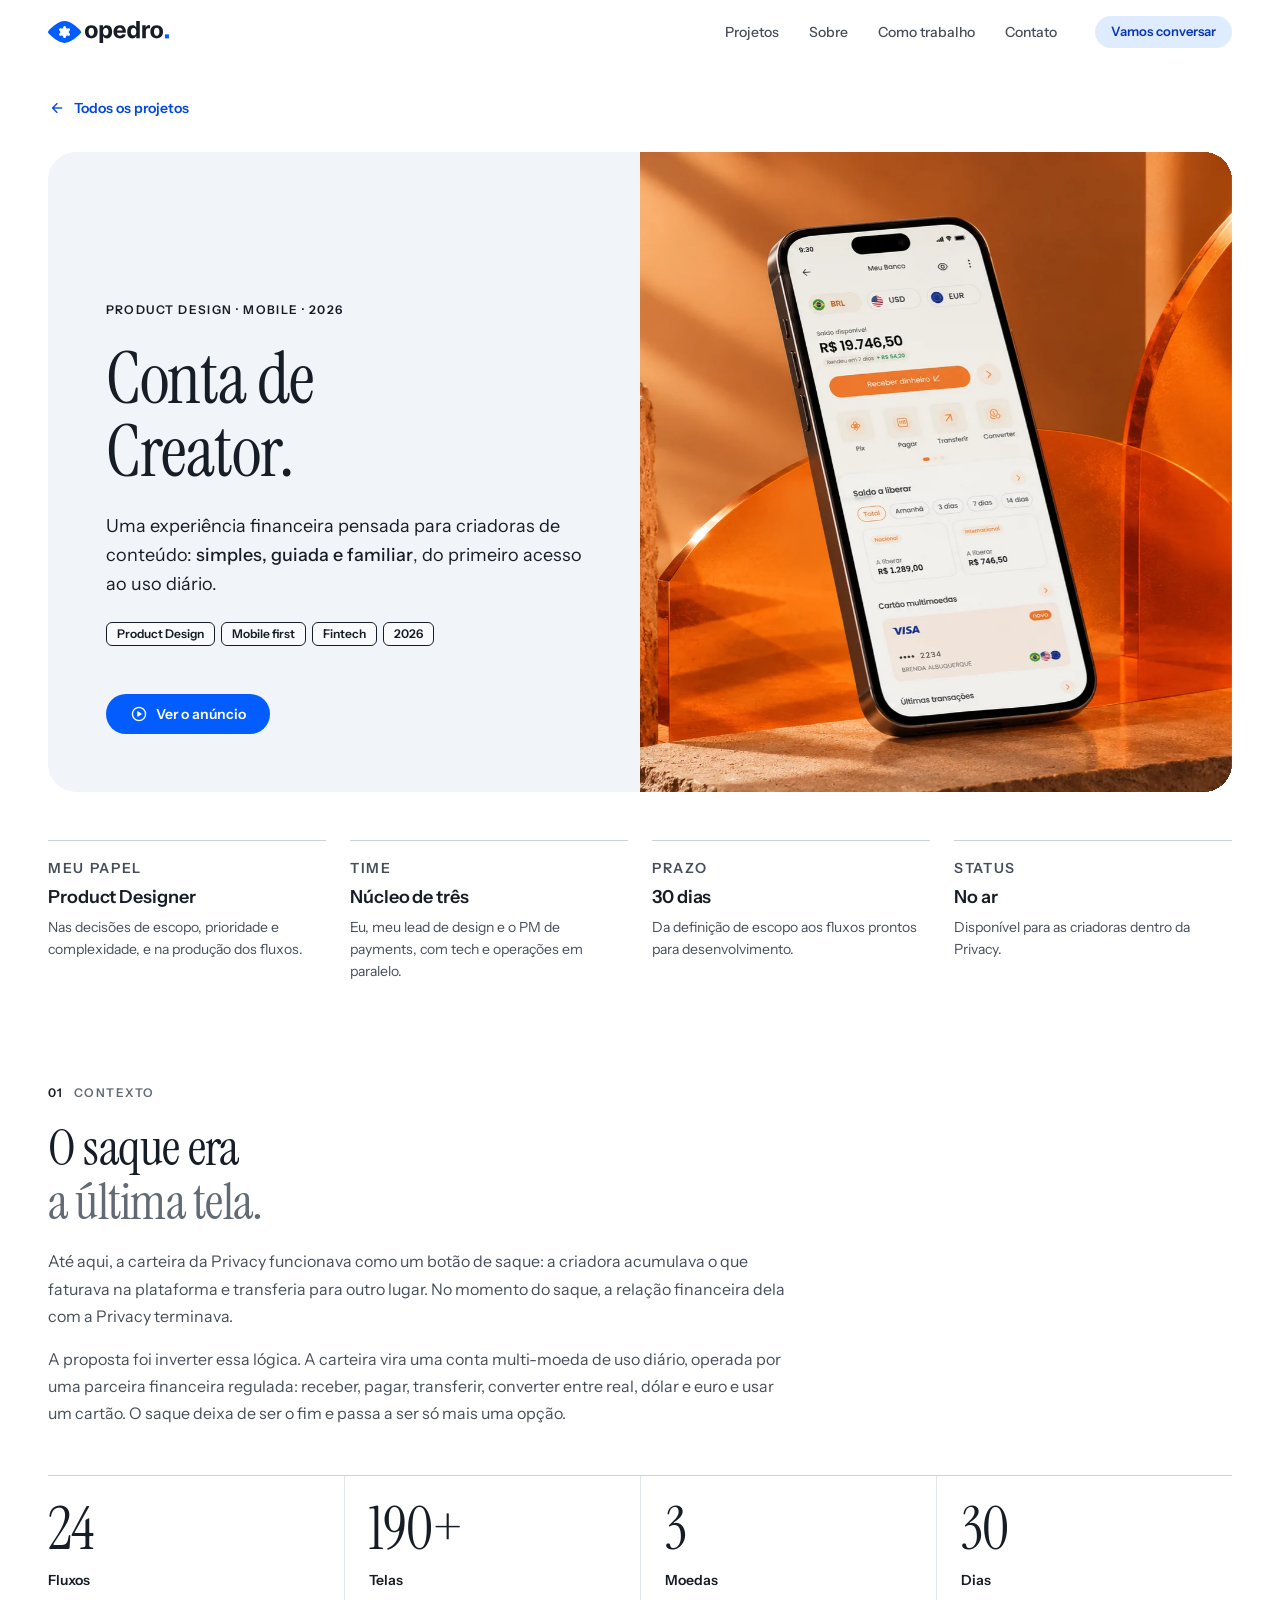
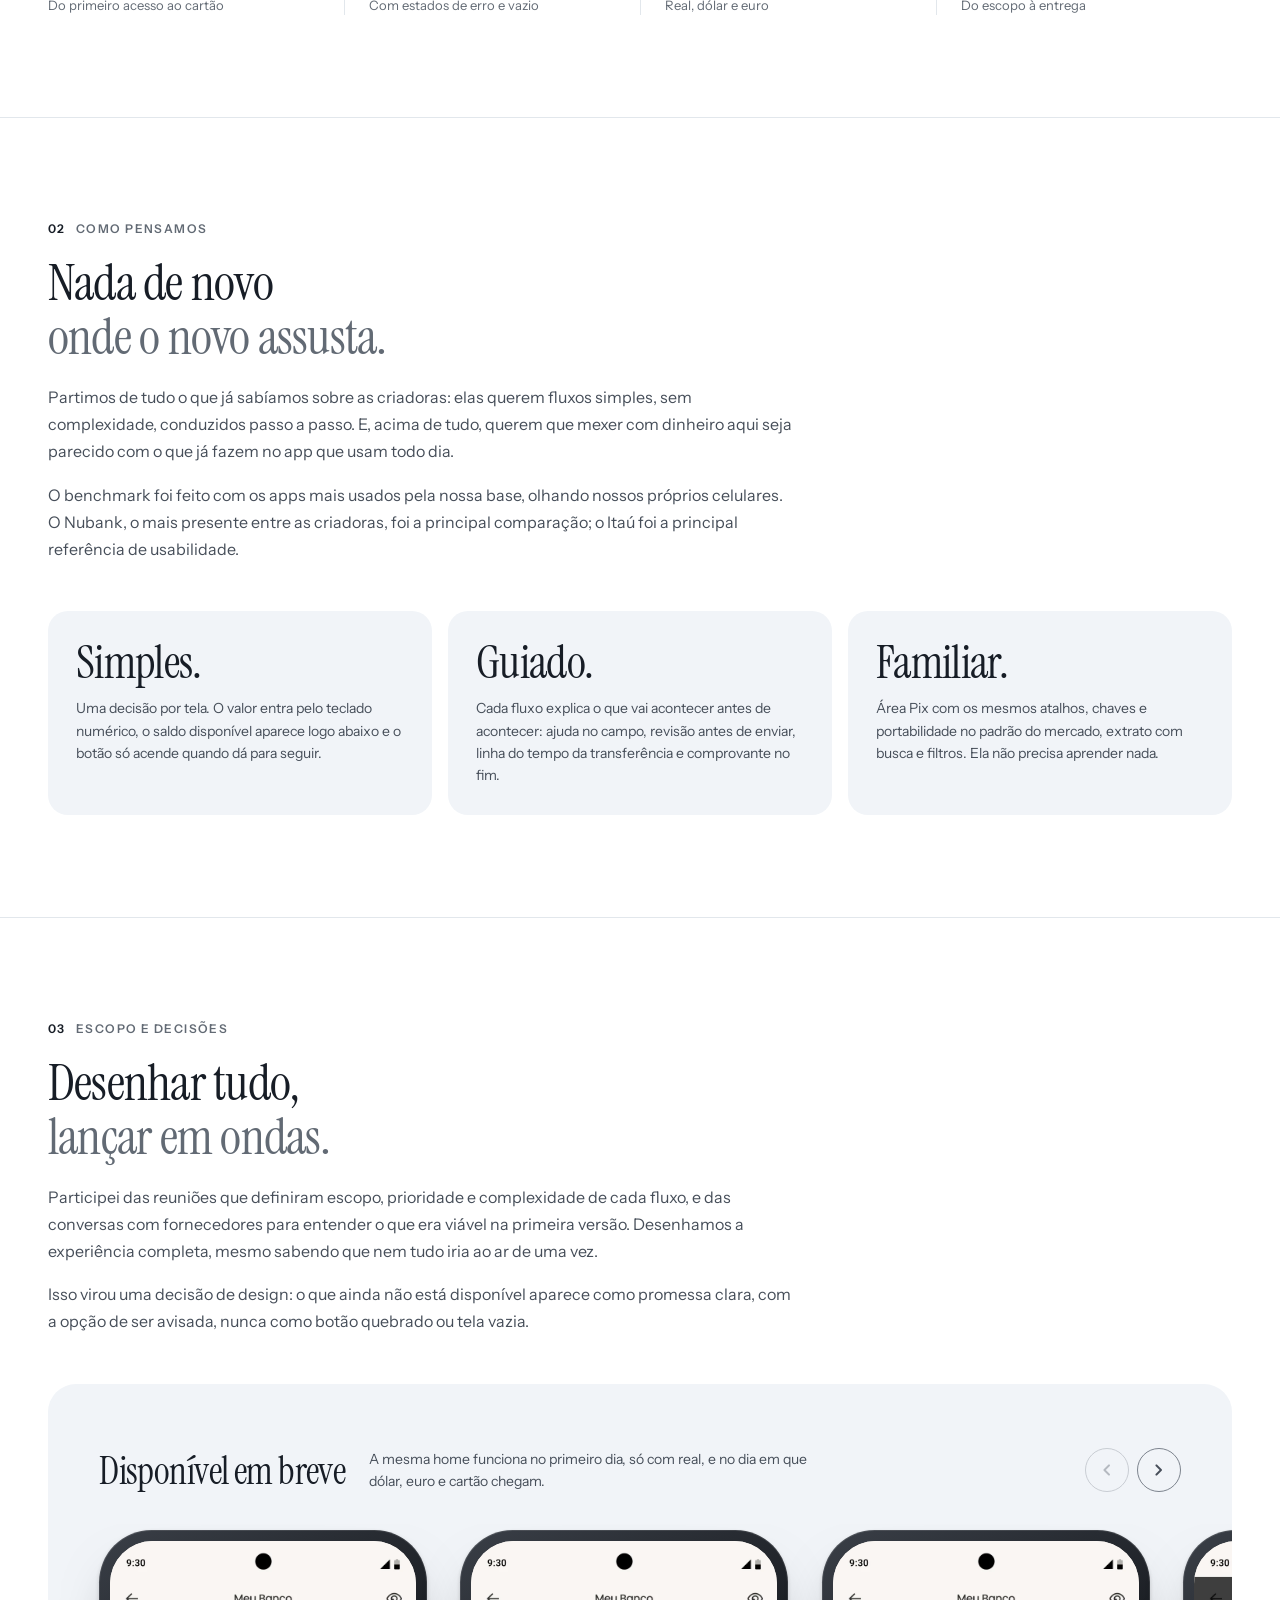
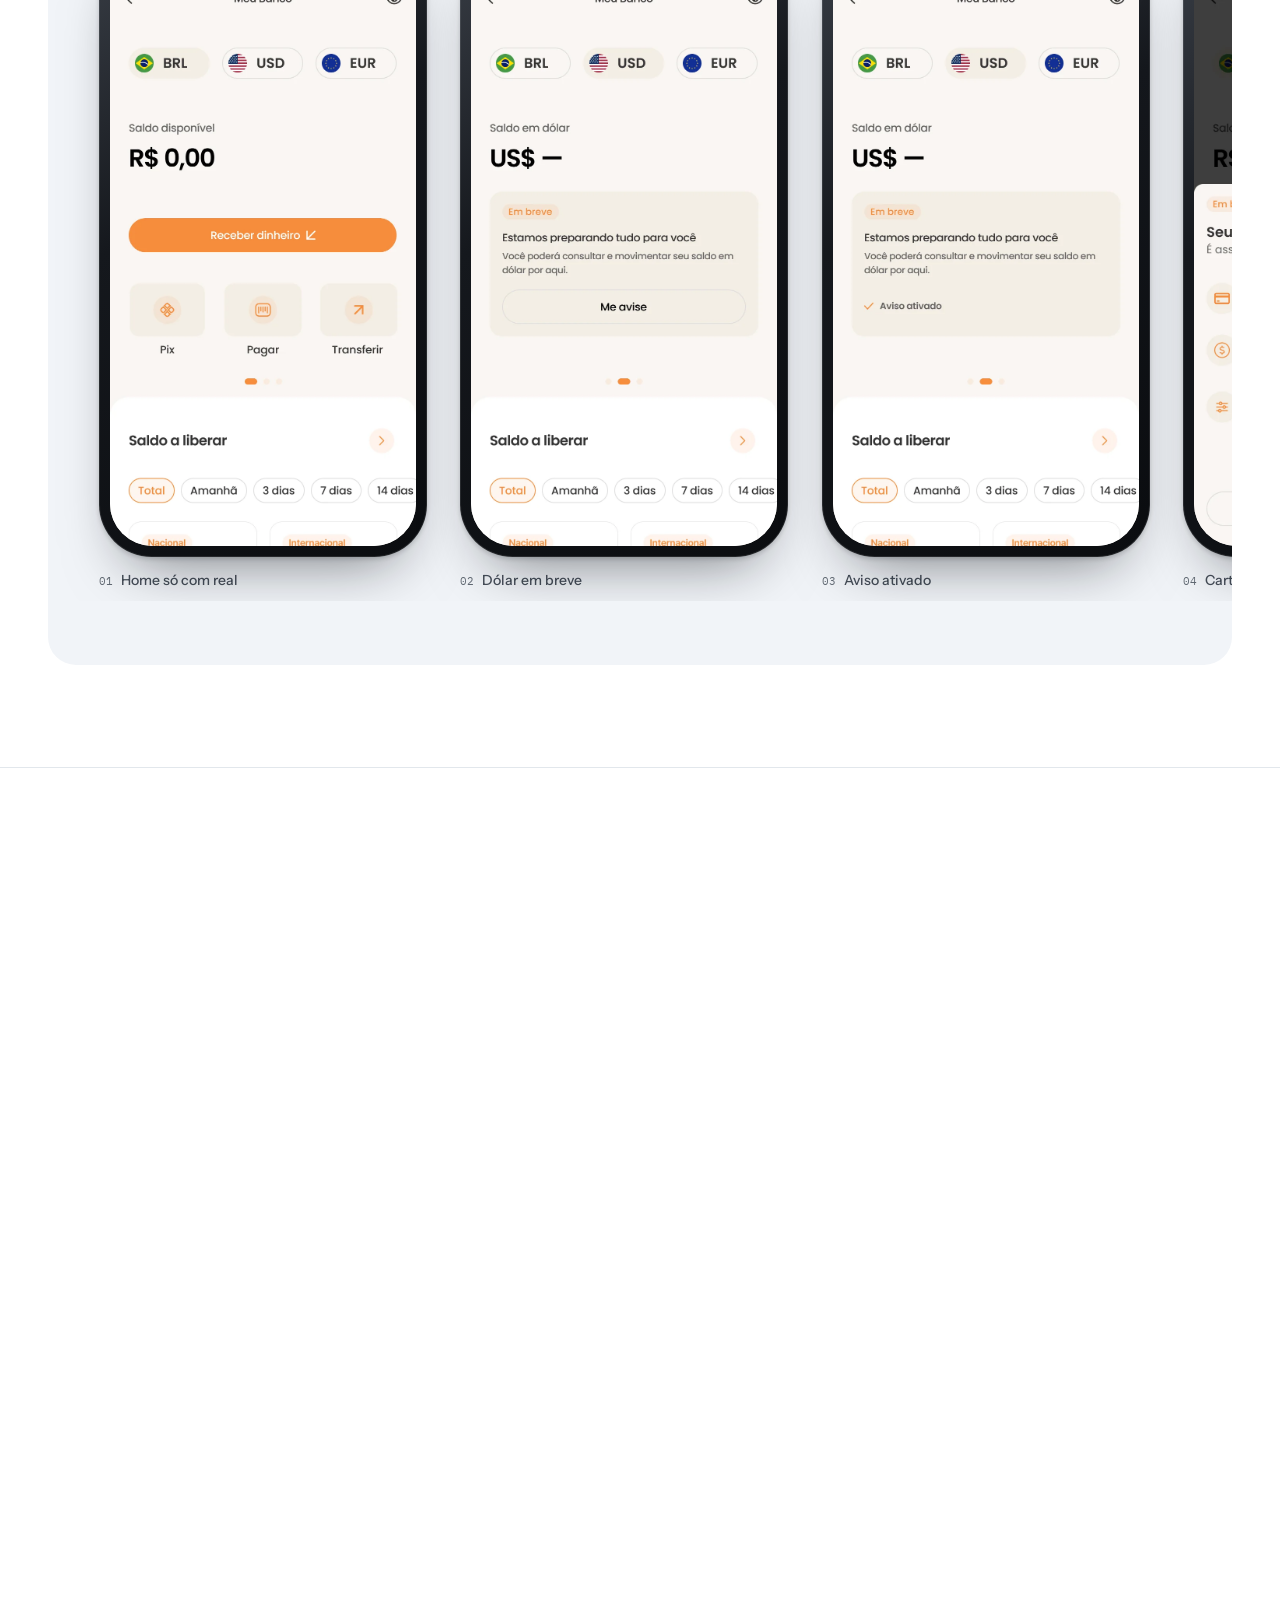
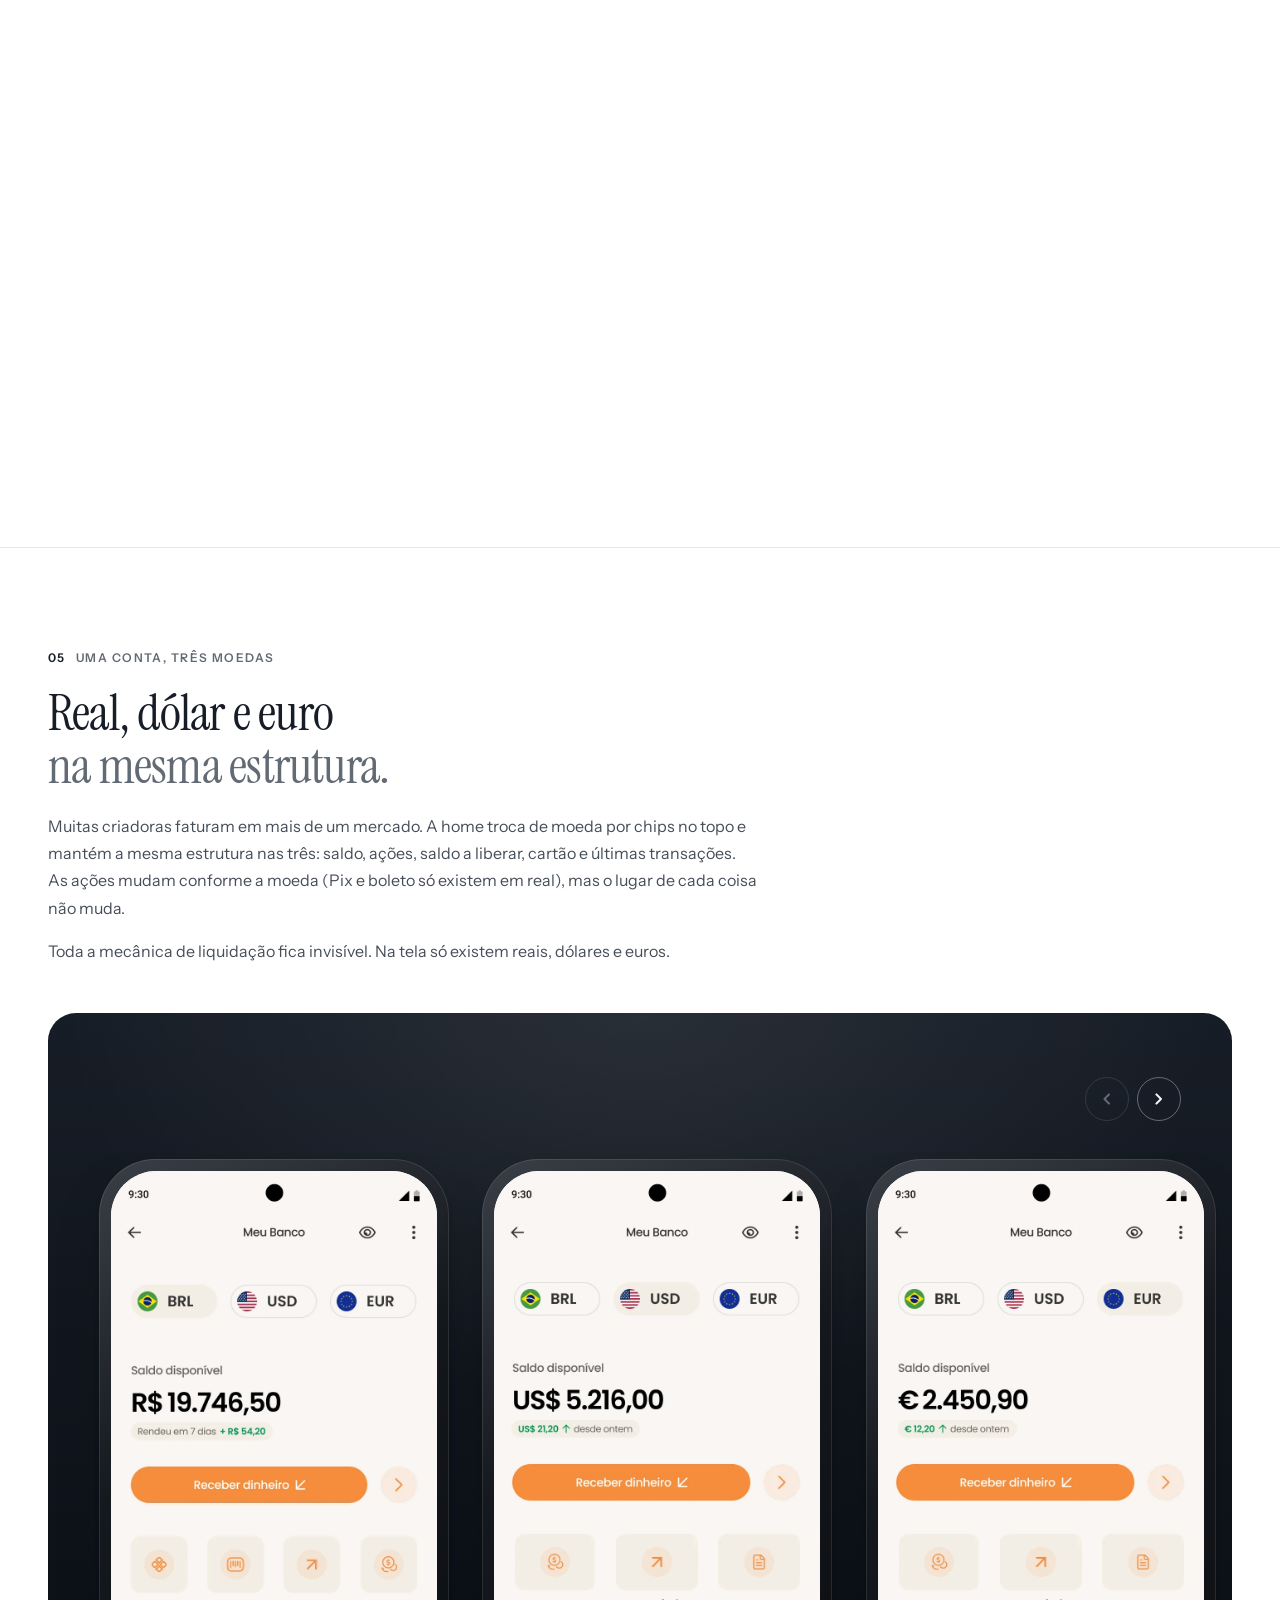
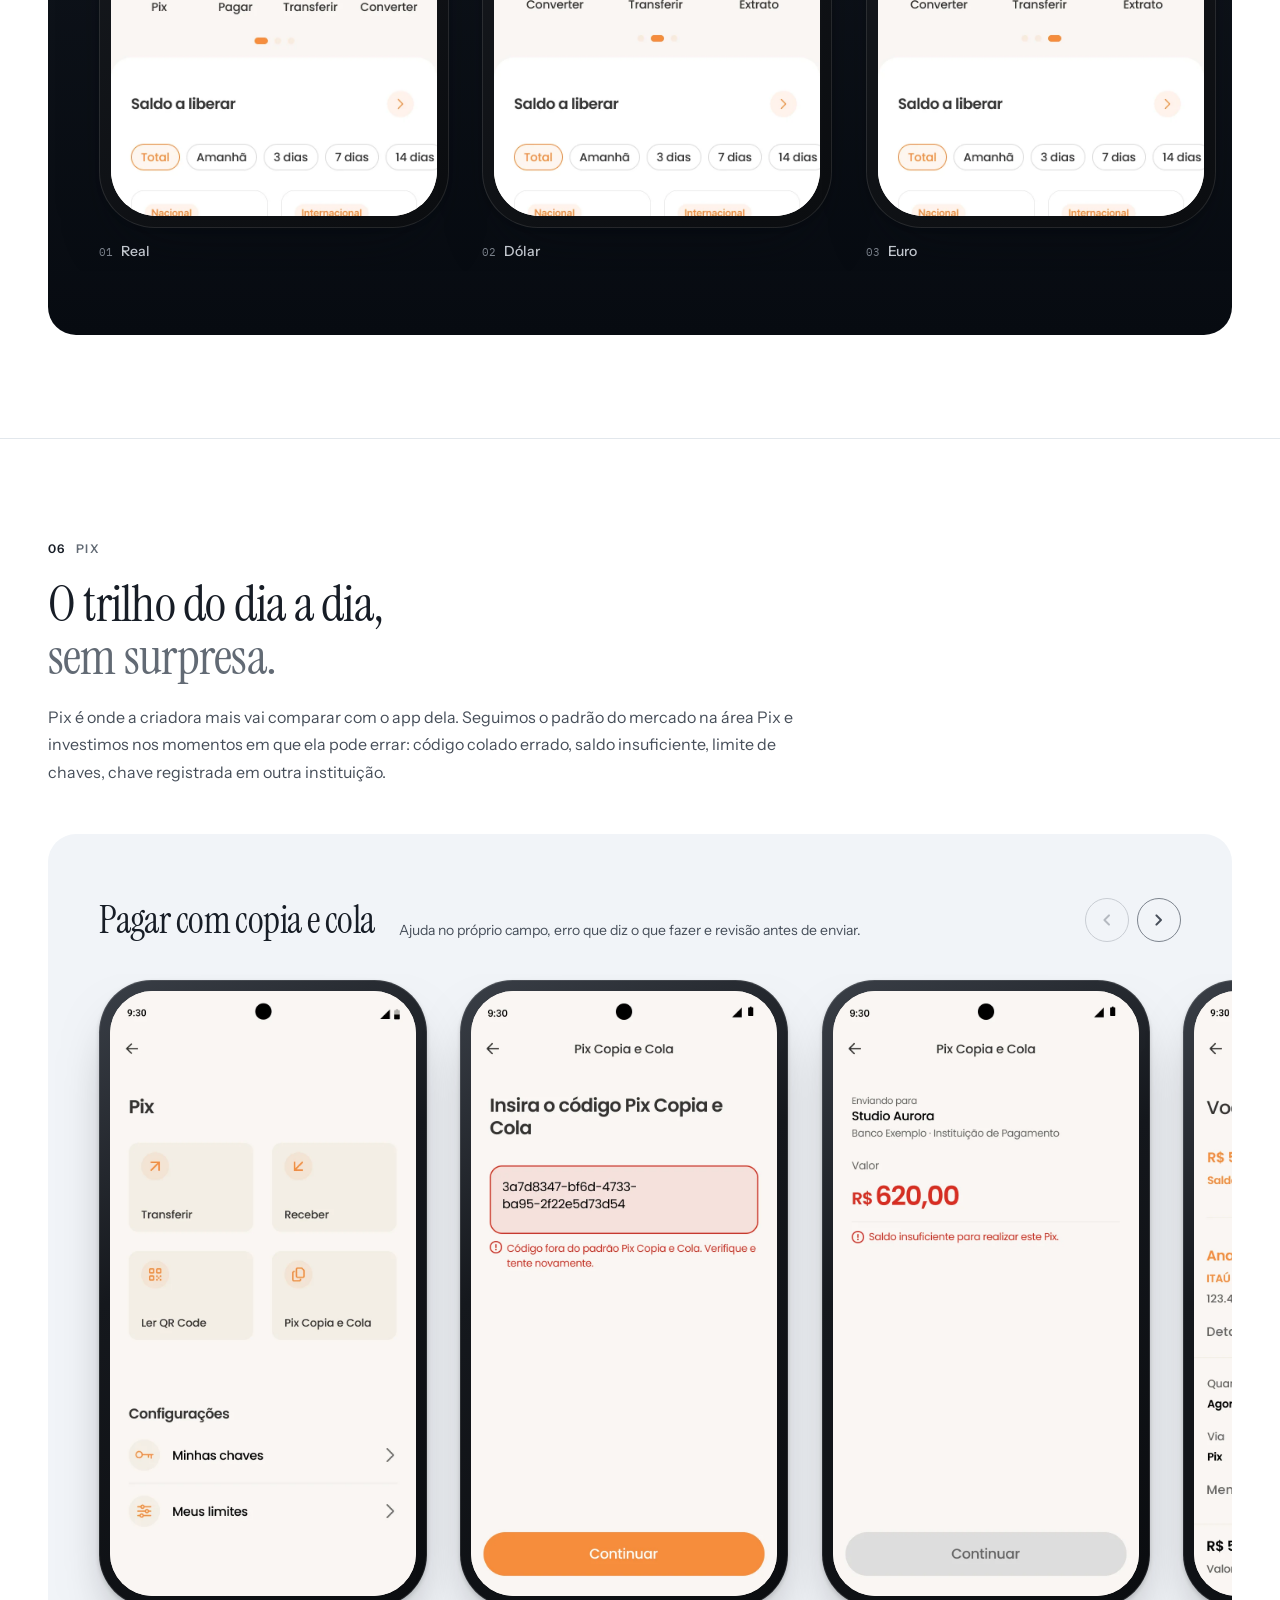
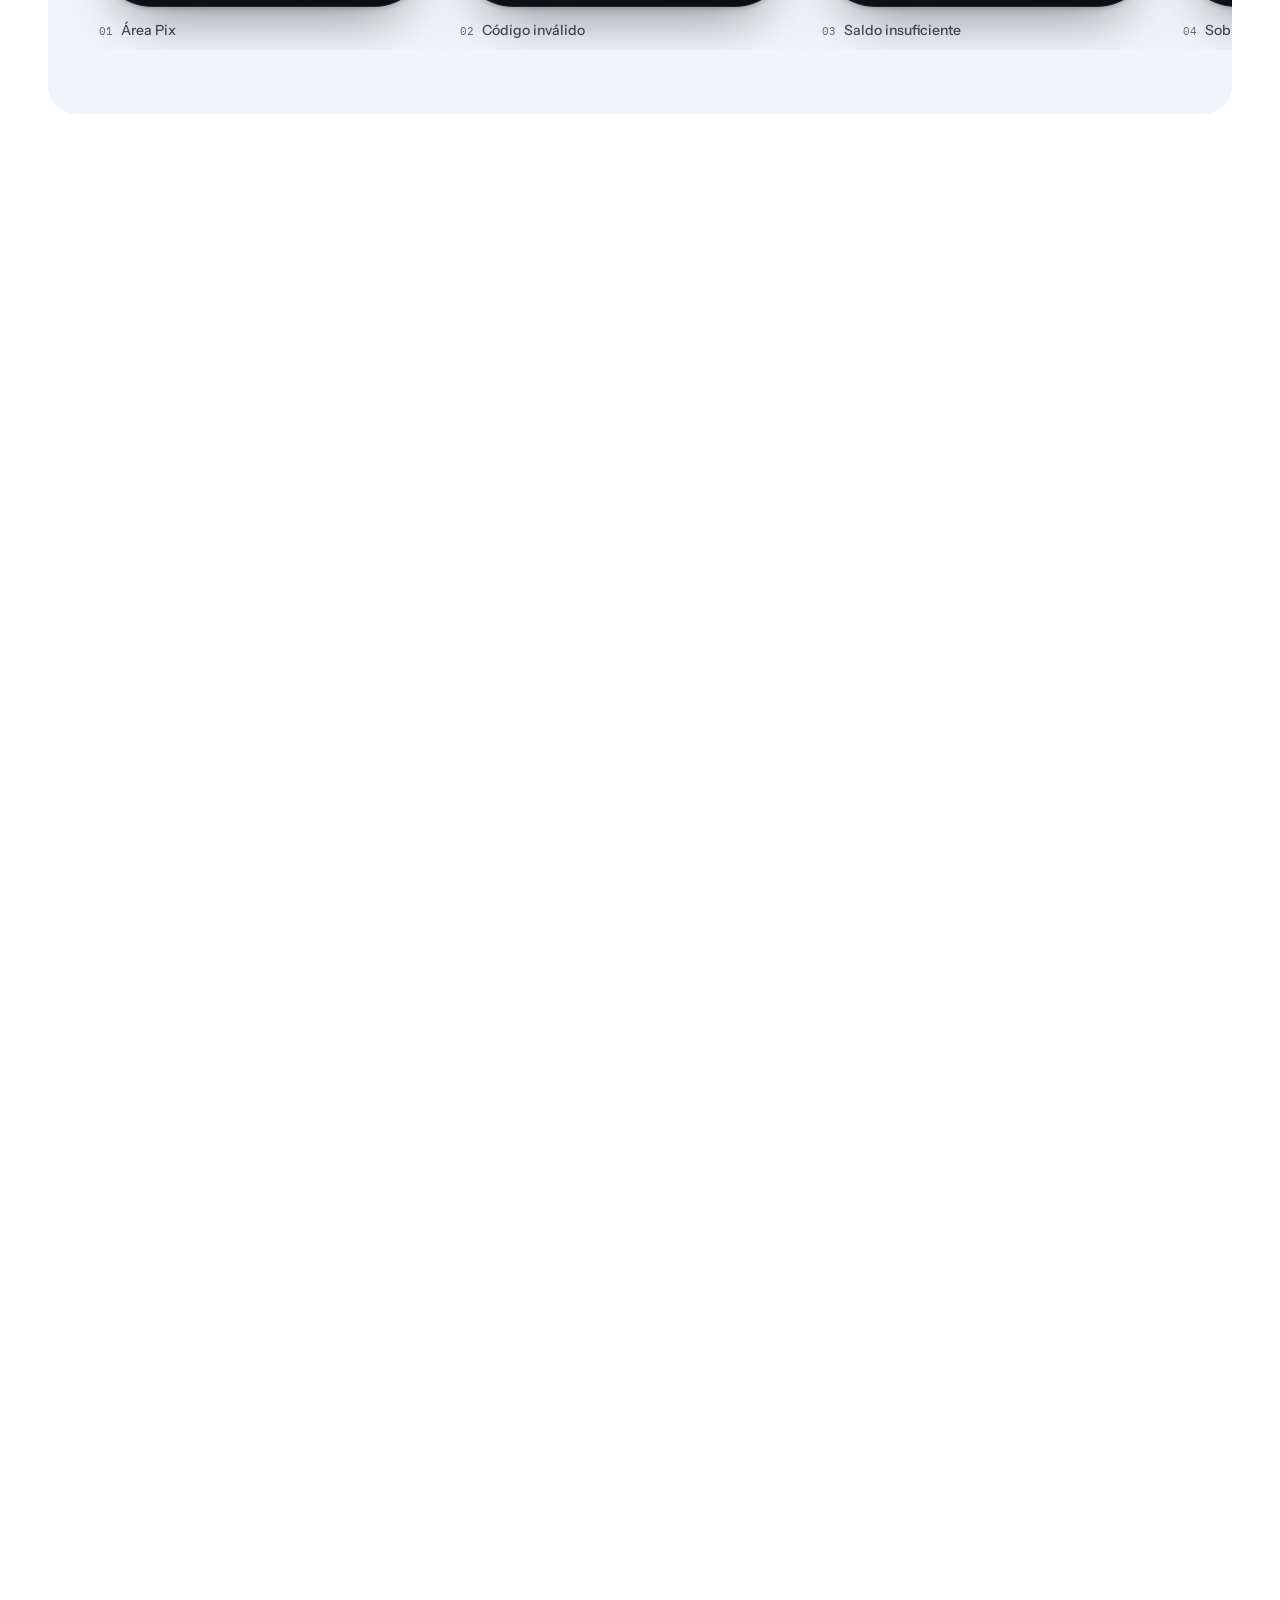
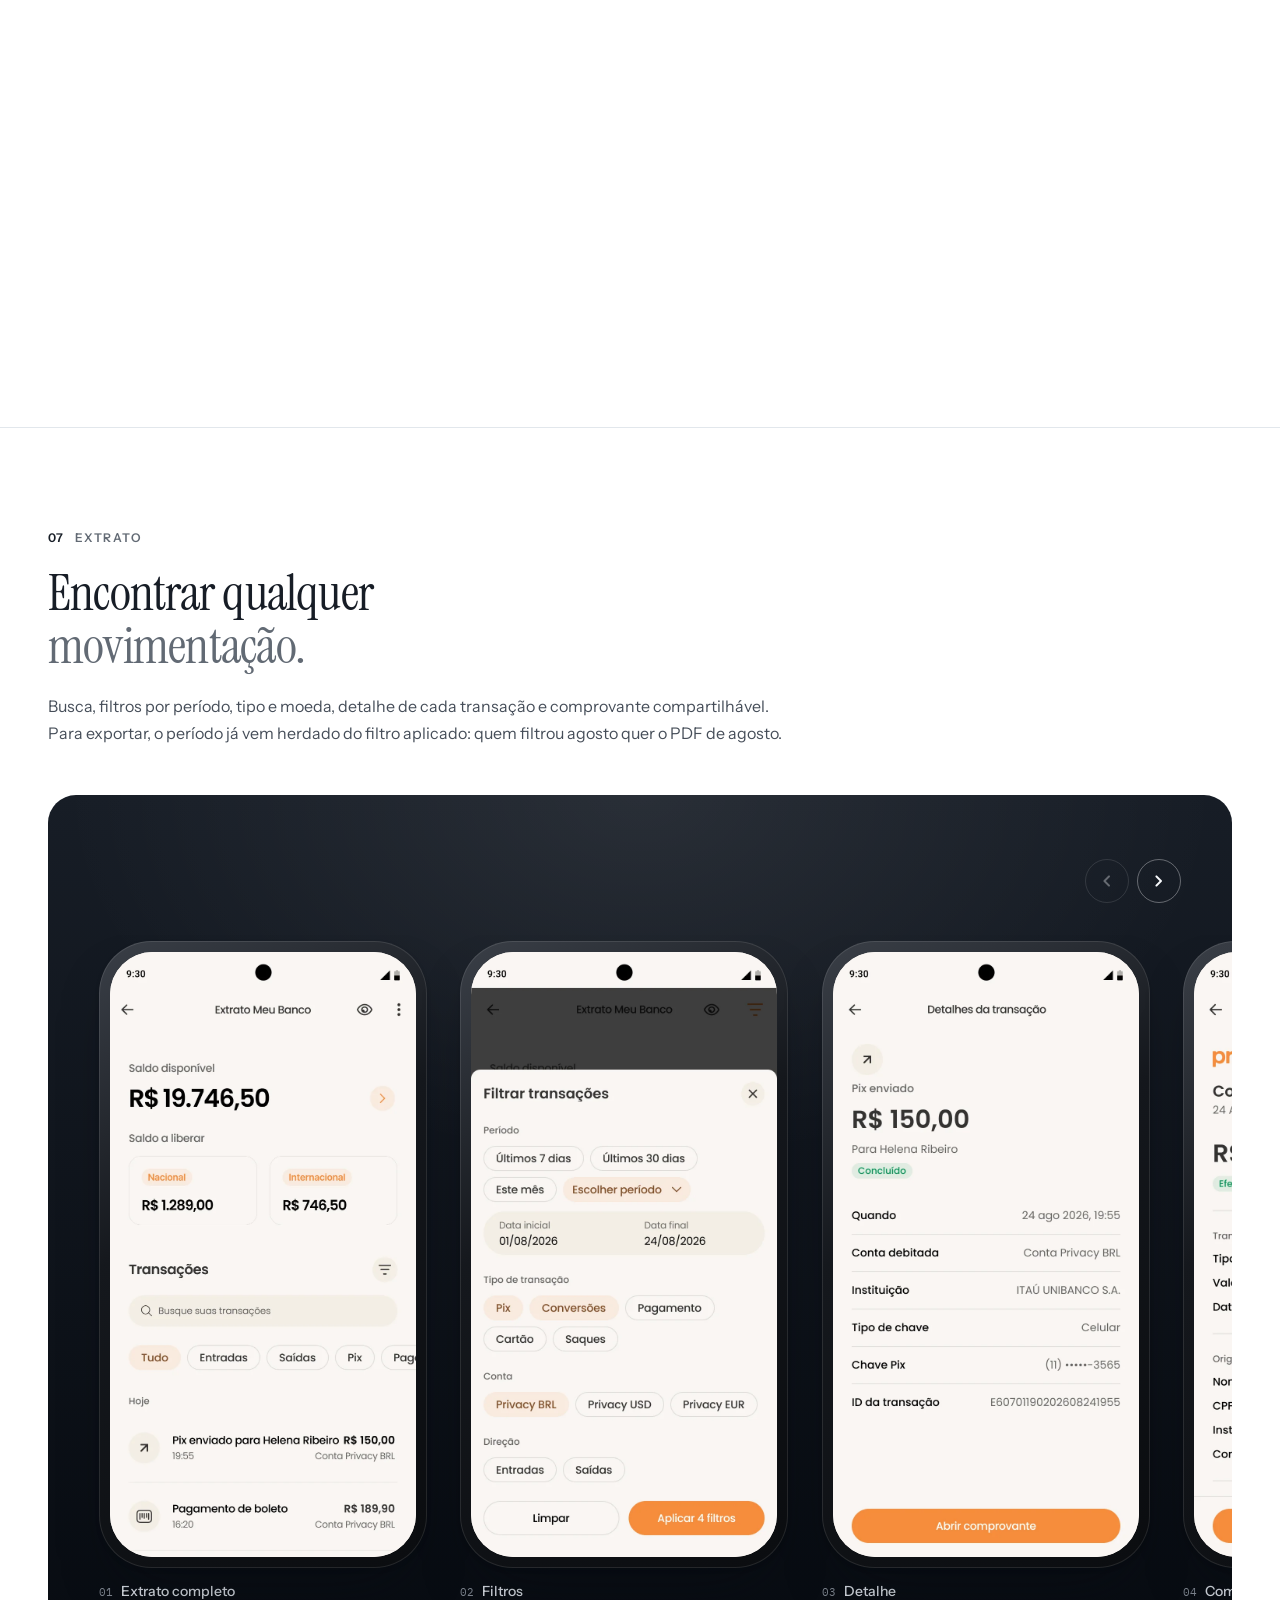
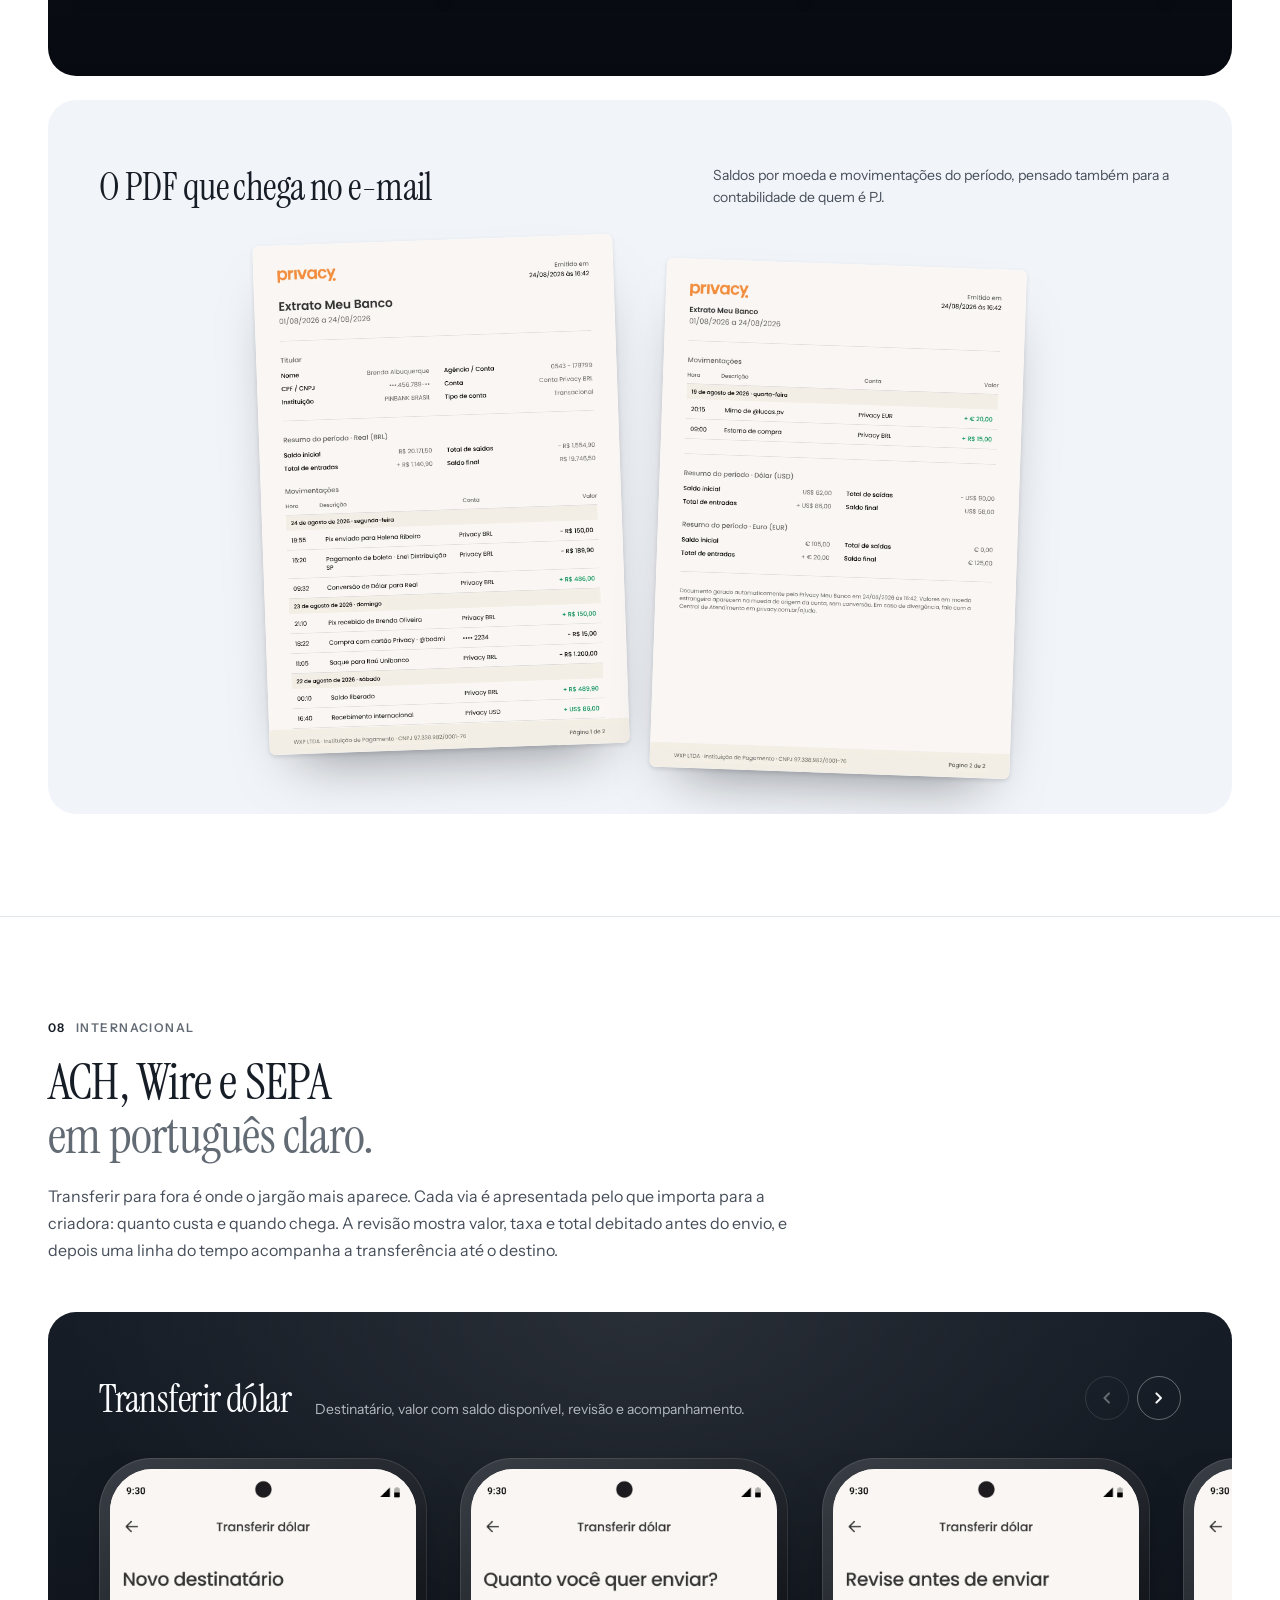
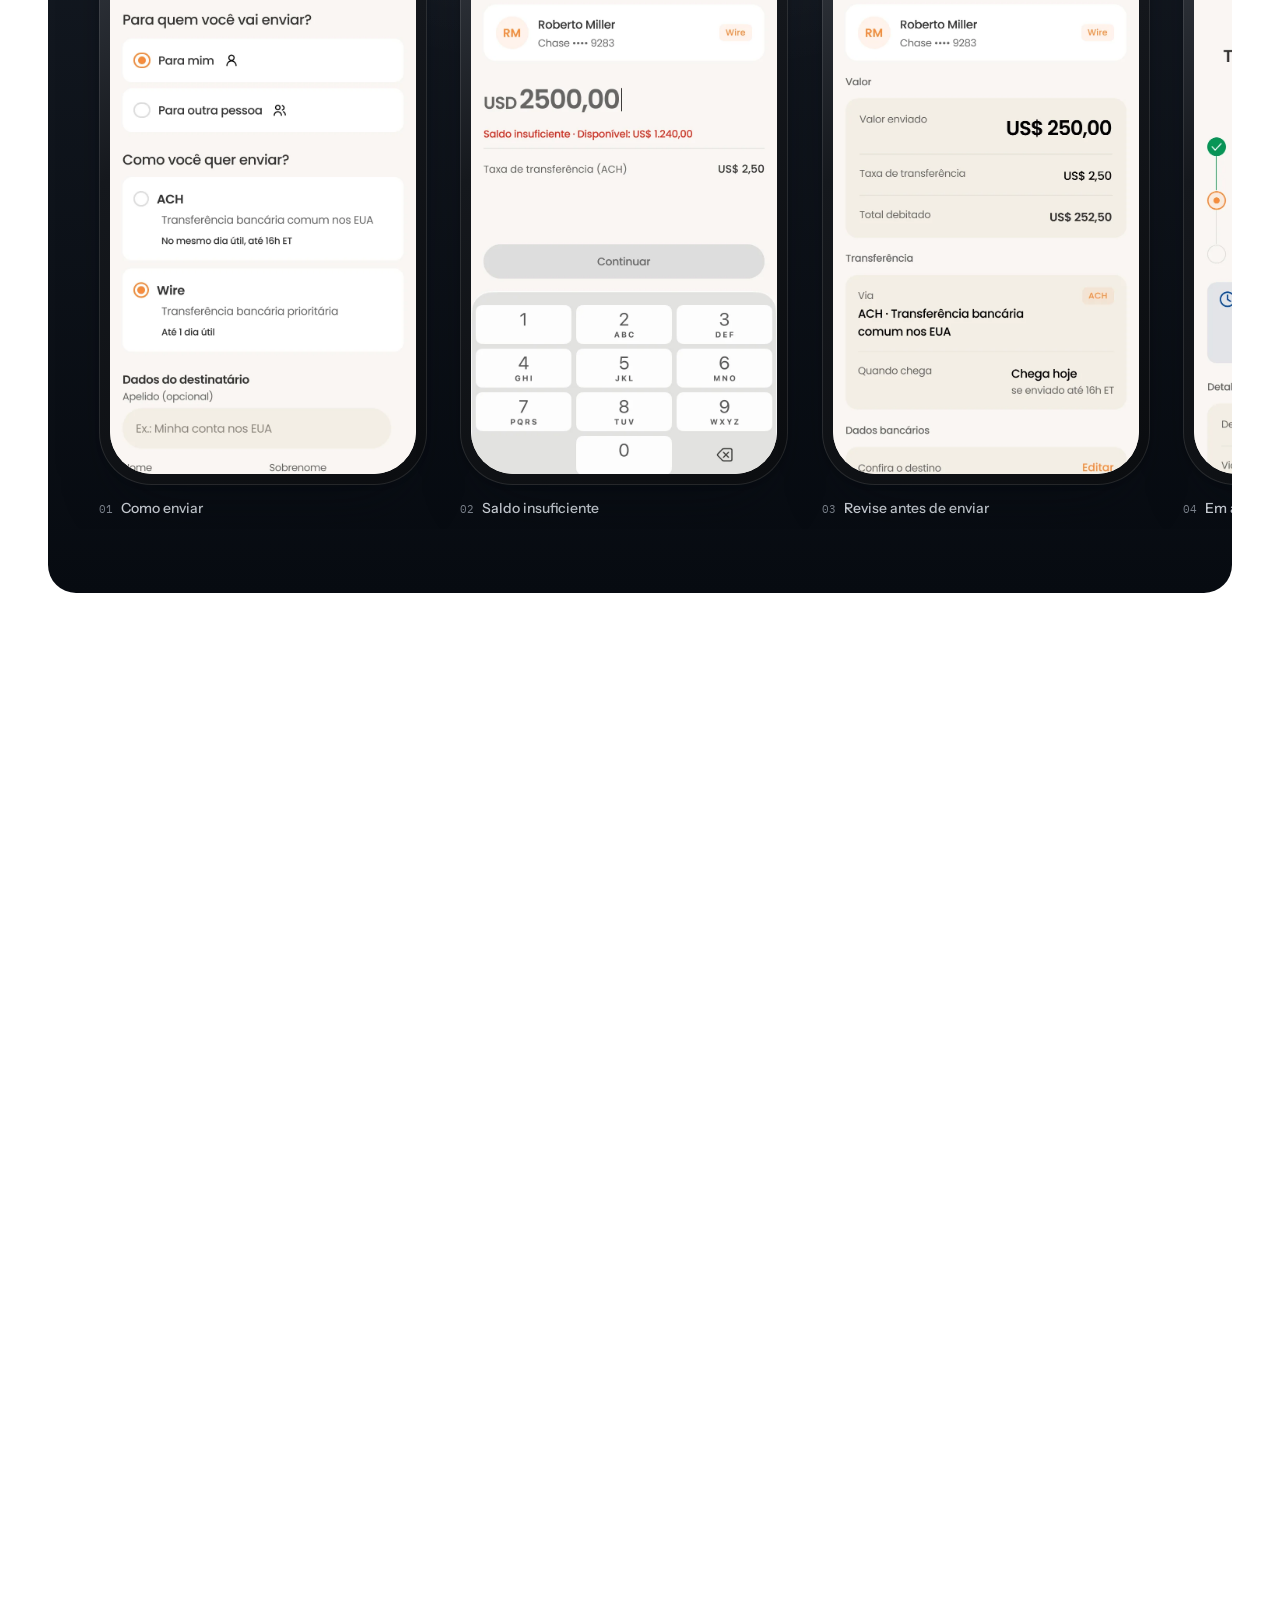
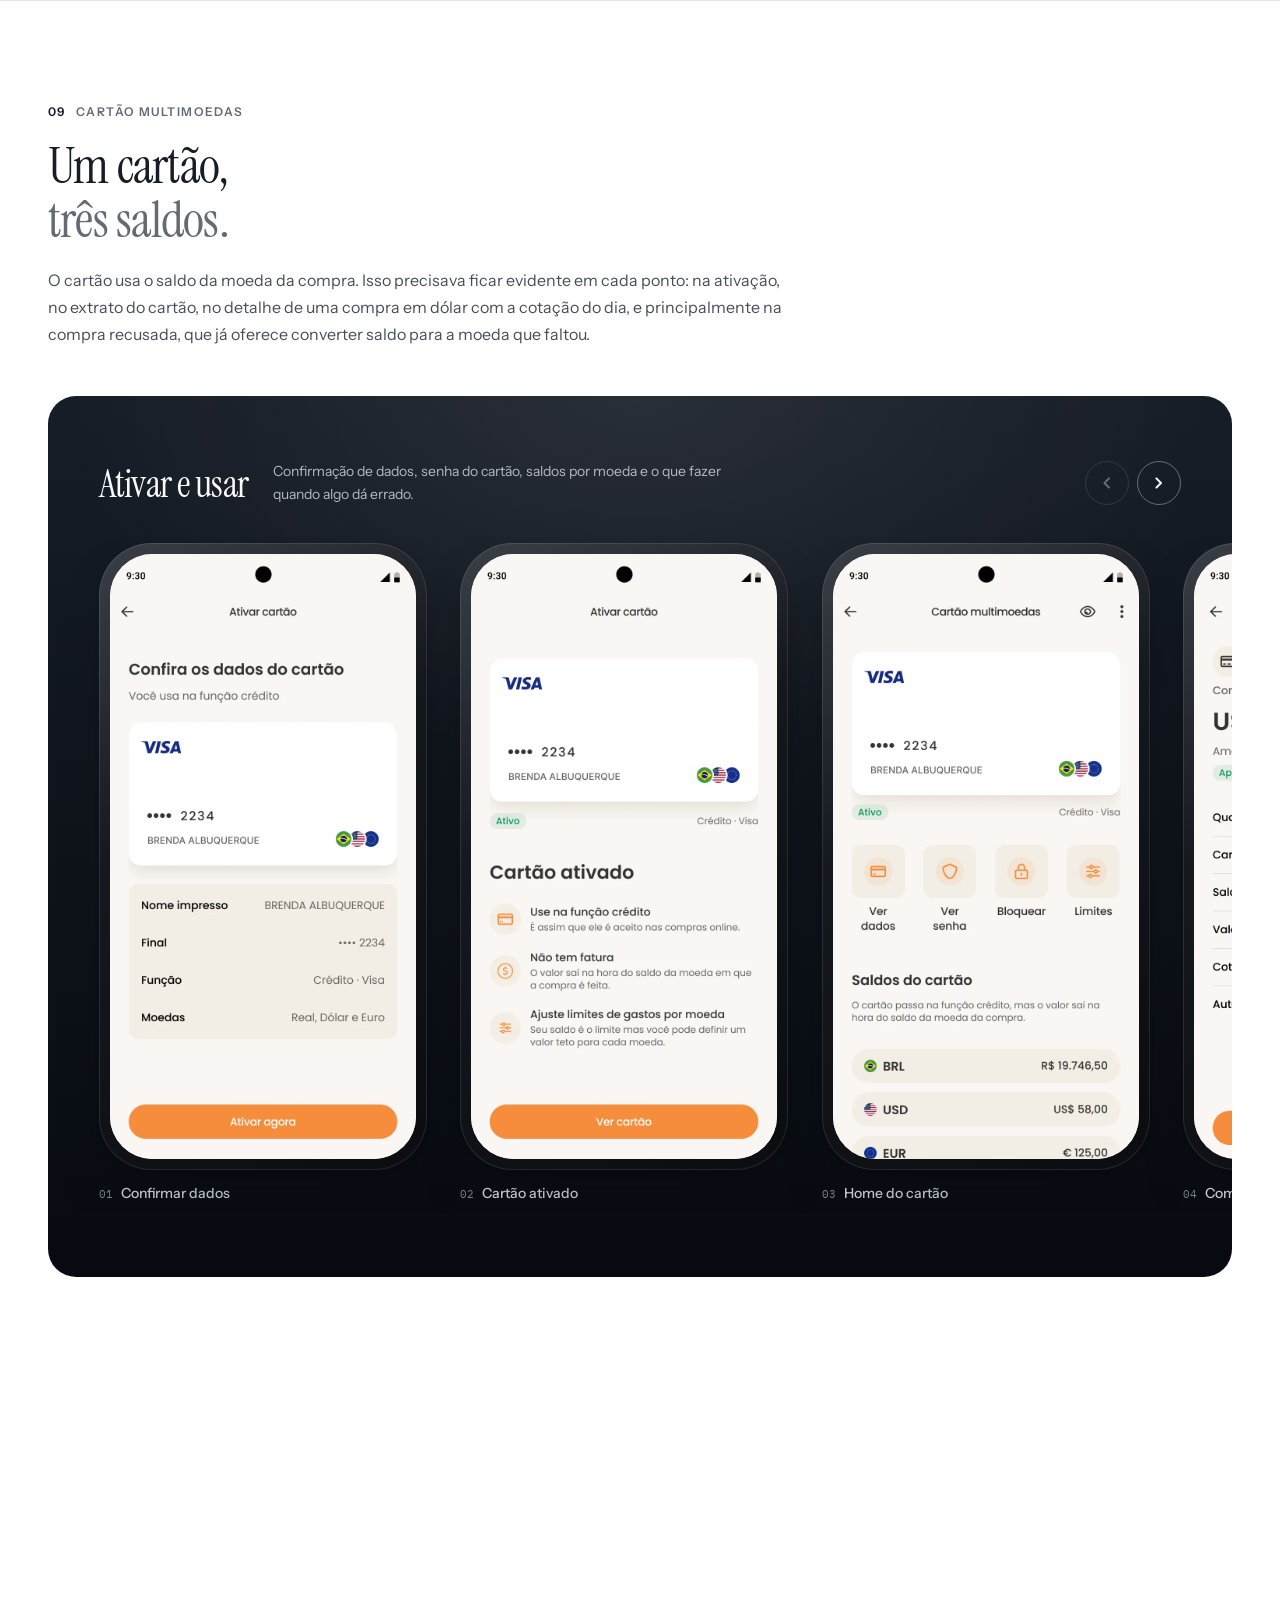
<file: conta-de-creator.html>
<!DOCTYPE html>
<html lang="pt-BR" data-theme="light">
<head>
<meta charset="UTF-8">
<meta name="viewport" content="width=device-width, initial-scale=1">
<title>Conta de Creator · opedro.</title>
<meta name="description" content="Conta multi-moeda para criadoras de conteúdo: fluxos de Pix, extrato, transferências internacionais e cartão, desenhados em 30 dias.">
<meta name="theme-color" content="#FFFFFF">
<link rel="icon" href="assets/favicon.svg" type="image/svg+xml">
<link rel="icon" href="assets/favicon-32.png" type="image/png" sizes="32x32">
<link rel="apple-touch-icon" href="assets/apple-touch-icon.png">
<link rel="preconnect" href="https://fonts.googleapis.com">
<link rel="preconnect" href="https://fonts.gstatic.com" crossorigin>
<link rel="stylesheet" href="https://fonts.googleapis.com/css2?family=Instrument+Sans:wght@400;500;600;700&family=Instrument+Serif&family=IBM+Plex+Mono:wght@400;500&display=swap">
<link rel="stylesheet" href="https://fonts.googleapis.com/css2?family=Material+Symbols+Rounded:opsz,wght,FILL,GRAD@20..48,400,0..1,0&display=block">
<link rel="stylesheet" href="assets/css/tokens.css">
<link rel="stylesheet" href="assets/css/components.css">
<link rel="stylesheet" href="assets/css/site.css">
<link rel="stylesheet" href="assets/css/showcase.css">
</head>
<body>
<a class="skip" href="#main">Pular para o conteúdo</a>
<header class="appbar">
  <div class="container appbar__inner">
    <a class="appbar__brand" href="index.html" aria-label="opedro. — início"><img src="assets/logo/lockup-ui.svg" alt="opedro." width="121" height="22"></a>
    <nav class="appbar__links" aria-label="Principal">
      <a href="index.html#projetos">Projetos</a>
      <a href="index.html#sobre">Sobre</a>
      <a href="index.html#como-trabalho">Como trabalho</a>
      <a href="index.html#contato">Contato</a>
    </nav>
    <a class="btn btn--tonal btn--sm appbar__cta" href="https://www.linkedin.com/in/opedro-designer" target="_blank" rel="noopener">Vamos conversar</a>
    <button class="icon-btn appbar__menu" aria-label="Abrir menu" aria-expanded="false" aria-controls="mobile-menu"><span class="icon" aria-hidden="true">menu</span></button>
  </div>
</header>
<nav class="mobile-menu" id="mobile-menu" aria-label="Menu" hidden>
  <a href="index.html#projetos">Projetos</a>
  <a href="index.html#sobre">Sobre</a>
  <a href="index.html#como-trabalho">Como trabalho</a>
  <a href="index.html#contato">Contato</a>
</nav>

<main id="main" class="case case--conta">

<section class="case-hero">
  <div class="container">
    <a class="btn btn--text case-hero__back" href="index.html#projetos"><span class="icon" aria-hidden="true">arrow_back</span>Todos os projetos</a>
    <div class="case-cover">
      <div class="case-cover__copy">
        <p class="overline">Product Design &#183; Mobile &#183; 2026</p>
        <h1 class="display display--l">Conta de<br><span>Creator.</span></h1>
        <p class="lede">Uma experiência financeira pensada para criadoras de conteúdo: <strong>simples, guiada e familiar</strong>, do primeiro acesso ao uso diário.</p>
        <div class="case-cover__tags"><span class="tag">Product Design</span><span class="tag">Mobile first</span><span class="tag">Fintech</span><span class="tag">2026</span></div>
        <div class="case-cover__actions">
          <a class="btn btn--filled" href="#no-ar"><span class="icon" aria-hidden="true">play_circle</span>Ver o anúncio</a>
        </div>
      </div>
      <div class="case-cover__media"><img src="assets/img/creatorbanking-cover.webp" alt="" width="1448" height="1086" fetchpriority="high"></div>
    </div>
  </div>
</section>

<section class="case-meta" aria-label="Sobre o projeto">
  <div class="container">
    <div class="meta-grid">
      <div class="card">
        <p class="overline">Meu papel</p>
        <h3 class="card__title card__title--lg">Product Designer</h3>
        <p>Nas decisões de escopo, prioridade e complexidade, e na produção dos fluxos.</p>
      </div>
      <div class="card">
        <p class="overline">Time</p>
        <h3 class="card__title card__title--lg">Núcleo de três</h3>
        <p>Eu, meu lead de design e o PM de payments, com tech e operações em paralelo.</p>
      </div>
      <div class="card">
        <p class="overline">Prazo</p>
        <h3 class="card__title card__title--lg">30 dias</h3>
        <p>Da definição de escopo aos fluxos prontos para desenvolvimento.</p>
      </div>
      <div class="card">
        <p class="overline">Status</p>
        <h3 class="card__title card__title--lg">No ar</h3>
        <p>Disponível para as criadoras dentro da Privacy.</p>
      </div>
    </div>
  </div>
</section>


<section class="case-section">
  <div class="container">
    <header class="section-head reveal">
      <p class="overline"><span class="num">01</span>Contexto</p>
      <h2 class="section-title">O saque era<br><span class="dim">a última tela.</span></h2>
      <div class="prose">
      <p>Até aqui, a carteira da Privacy funcionava como um botão de saque: a criadora acumulava o que faturava na plataforma e transferia para outro lugar. No momento do saque, a relação financeira dela com a Privacy terminava.</p>
      <p>A proposta foi inverter essa lógica. A carteira vira uma conta multi-moeda de uso diário, operada por uma parceira financeira regulada: receber, pagar, transferir, converter entre real, dólar e euro e usar um cartão. O saque deixa de ser o fim e passa a ser só mais uma opção.</p>
    </div>
    </header>

    <div class="stats reveal">
      <div class="stat"><div class="stat__num">24</div><div class="stat__label">Fluxos</div><div class="stat__source">Do primeiro acesso ao cartão</div></div>
      <div class="stat"><div class="stat__num">190+</div><div class="stat__label">Telas</div><div class="stat__source">Com estados de erro e vazio</div></div>
      <div class="stat"><div class="stat__num">3</div><div class="stat__label">Moedas</div><div class="stat__source">Real, dólar e euro</div></div>
      <div class="stat"><div class="stat__num">30</div><div class="stat__label">Dias</div><div class="stat__source">Do escopo à entrega</div></div>
    </div>
  </div>
</section>


<section class="case-section">
  <div class="container">
    <header class="section-head reveal">
      <p class="overline"><span class="num">02</span>Como pensamos</p>
      <h2 class="section-title">Nada de novo<br><span class="dim">onde o novo assusta.</span></h2>
      <div class="prose">
      <p>Partimos de tudo o que já sabíamos sobre as criadoras: elas querem fluxos simples, sem complexidade, conduzidos passo a passo. E, acima de tudo, querem que mexer com dinheiro aqui seja parecido com o que já fazem no app que usam todo dia.</p>
      <p>O benchmark foi feito com os apps mais usados pela nossa base, olhando nossos próprios celulares. O Nubank, o mais presente entre as criadoras, foi a principal comparação; o Itaú foi a principal referência de usabilidade.</p>
    </div>
    </header>

    <div class="pillars-3 reveal">
      <div class="pillar-card">
        <span class="pillar-card__word">Simples.</span>
        <p>Uma decisão por tela. O valor entra pelo teclado numérico, o saldo disponível aparece logo abaixo e o botão só acende quando dá para seguir.</p>
      </div>
      <div class="pillar-card">
        <span class="pillar-card__word">Guiado.</span>
        <p>Cada fluxo explica o que vai acontecer antes de acontecer: ajuda no campo, revisão antes de enviar, linha do tempo da transferência e comprovante no fim.</p>
      </div>
      <div class="pillar-card">
        <span class="pillar-card__word">Familiar.</span>
        <p>Área Pix com os mesmos atalhos, chaves e portabilidade no padrão do mercado, extrato com busca e filtros. Ela não precisa aprender nada.</p>
      </div>
    </div>
  </div>
</section>


<section class="case-section">
  <div class="container">
    <header class="section-head reveal">
      <p class="overline"><span class="num">03</span>Escopo e decisões</p>
      <h2 class="section-title">Desenhar tudo,<br><span class="dim">lançar em ondas.</span></h2>
      <div class="prose">
      <p>Participei das reuniões que definiram escopo, prioridade e complexidade de cada fluxo, e das conversas com fornecedores para entender o que era viável na primeira versão. Desenhamos a experiência completa, mesmo sabendo que nem tudo iria ao ar de uma vez.</p>
      <p>Isso virou uma decisão de design: o que ainda não está disponível aparece como promessa clara, com a opção de ser avisada, nunca como botão quebrado ou tela vazia.</p>
    </div>
    </header>

    <div class="stage reveal">
      <div class="stage__head">
        <h3 class="stage__title">Disponível em breve</h3>
        <p class="stage__note">A mesma home funciona no primeiro dia, só com real, e no dia em que dólar, euro e cartão chegam.</p>
      </div>
      <div class="phones">
        <figure class="phone-item"><button class="phone" type="button" aria-label="Ampliar tela: Home só com real"><span class="phone__screen"><img src="assets/img/conta-creator/14-01.webp" alt="Tela: Home só com real" loading="lazy"></span><span class="phone__zoom" aria-hidden="true"><span class="icon">open_in_full</span></span></button><figcaption><span class="n">01</span>Home só com real</figcaption></figure>
        <figure class="phone-item"><button class="phone" type="button" aria-label="Ampliar tela: Dólar em breve"><span class="phone__screen"><img src="assets/img/conta-creator/14-04.webp" alt="Tela: Dólar em breve" loading="lazy"></span><span class="phone__zoom" aria-hidden="true"><span class="icon">open_in_full</span></span></button><figcaption><span class="n">02</span>Dólar em breve</figcaption></figure>
        <figure class="phone-item"><button class="phone" type="button" aria-label="Ampliar tela: Aviso ativado"><span class="phone__screen"><img src="assets/img/conta-creator/14-06.webp" alt="Tela: Aviso ativado" loading="lazy"></span><span class="phone__zoom" aria-hidden="true"><span class="icon">open_in_full</span></span></button><figcaption><span class="n">03</span>Aviso ativado</figcaption></figure>
        <figure class="phone-item"><button class="phone" type="button" aria-label="Ampliar tela: Cartão em breve"><span class="phone__screen"><img src="assets/img/conta-creator/14-03.webp" alt="Tela: Cartão em breve" loading="lazy"></span><span class="phone__zoom" aria-hidden="true"><span class="icon">open_in_full</span></span></button><figcaption><span class="n">04</span>Cartão em breve</figcaption></figure>
      </div>
    </div>
  </div>
</section>


<section class="case-section">
  <div class="container">
    <header class="section-head reveal">
      <p class="overline"><span class="num">04</span>A virada</p>
      <h2 class="section-title">Trocar a casa<br><span class="dim">sem tirar ninguém dela.</span></h2>
      <div class="prose">
      <p>A criadora já tinha uma carteira e um saldo. A transição precisava avisar antes, apresentar o novo sem jargão e pedir só o que faltava: uma senha de 4 dígitos para as transações, criada no primeiro acesso depois do opt-in.</p>
    </div>
    </header>

    <div class="stage stage--dark reveal">
      <div class="stage__head">
        <h3 class="stage__title">Da carteira antiga à nova</h3>
        <p class="stage__note">Aviso na carteira atual, apresentação do novo e criação de senha, com o erro de confirmação já previsto.</p>
      </div>
      <div class="phones">
        <figure class="phone-item"><button class="phone" type="button" aria-label="Ampliar tela: Aviso na carteira atual"><span class="phone__screen"><img src="assets/img/conta-creator/12-07.webp" alt="Tela: Aviso na carteira atual" loading="lazy"></span><span class="phone__zoom" aria-hidden="true"><span class="icon">open_in_full</span></span></button><figcaption><span class="n">01</span>Aviso na carteira atual</figcaption></figure>
        <figure class="phone-item"><button class="phone" type="button" aria-label="Ampliar tela: O novo chegou"><span class="phone__screen"><img src="assets/img/conta-creator/11-01.webp" alt="Tela: O novo chegou" loading="lazy"></span><span class="phone__zoom" aria-hidden="true"><span class="icon">open_in_full</span></span></button><figcaption><span class="n">02</span>O novo chegou</figcaption></figure>
        <figure class="phone-item"><button class="phone" type="button" aria-label="Ampliar tela: O que é a senha"><span class="phone__screen"><img src="assets/img/conta-creator/12-01.webp" alt="Tela: O que é a senha" loading="lazy"></span><span class="phone__zoom" aria-hidden="true"><span class="icon">open_in_full</span></span></button><figcaption><span class="n">03</span>O que é a senha</figcaption></figure>
        <figure class="phone-item"><button class="phone" type="button" aria-label="Ampliar tela: Senhas não batem"><span class="phone__screen"><img src="assets/img/conta-creator/12-04.webp" alt="Tela: Senhas não batem" loading="lazy"></span><span class="phone__zoom" aria-hidden="true"><span class="icon">open_in_full</span></span></button><figcaption><span class="n">04</span>Senhas não batem</figcaption></figure>
        <figure class="phone-item"><button class="phone" type="button" aria-label="Ampliar tela: Senha criada"><span class="phone__screen"><img src="assets/img/conta-creator/12-05.webp" alt="Tela: Senha criada" loading="lazy"></span><span class="phone__zoom" aria-hidden="true"><span class="icon">open_in_full</span></span></button><figcaption><span class="n">05</span>Senha criada</figcaption></figure>
      </div>
    </div>
  </div>
</section>


<section class="case-section">
  <div class="container">
    <header class="section-head reveal">
      <p class="overline"><span class="num">05</span>Uma conta, três moedas</p>
      <h2 class="section-title">Real, dólar e euro<br><span class="dim">na mesma estrutura.</span></h2>
      <div class="prose">
      <p>Muitas criadoras faturam em mais de um mercado. A home troca de moeda por chips no topo e mantém a mesma estrutura nas três: saldo, ações, saldo a liberar, cartão e últimas transações. As ações mudam conforme a moeda (Pix e boleto só existem em real), mas o lugar de cada coisa não muda.</p>
      <p>Toda a mecânica de liquidação fica invisível. Na tela só existem reais, dólares e euros.</p>
    </div>
    </header>

    <div class="stage stage--dark reveal">
      <div class="phones phones--lg">
        <figure class="phone-item"><button class="phone" type="button" aria-label="Ampliar tela: Real"><span class="phone__screen"><img src="assets/img/conta-creator/13-01.webp" alt="Tela: Real" loading="lazy"></span><span class="phone__zoom" aria-hidden="true"><span class="icon">open_in_full</span></span></button><figcaption><span class="n">01</span>Real</figcaption></figure>
        <figure class="phone-item"><button class="phone" type="button" aria-label="Ampliar tela: Dólar"><span class="phone__screen"><img src="assets/img/conta-creator/13-02.webp" alt="Tela: Dólar" loading="lazy"></span><span class="phone__zoom" aria-hidden="true"><span class="icon">open_in_full</span></span></button><figcaption><span class="n">02</span>Dólar</figcaption></figure>
        <figure class="phone-item"><button class="phone" type="button" aria-label="Ampliar tela: Euro"><span class="phone__screen"><img src="assets/img/conta-creator/13-03.webp" alt="Tela: Euro" loading="lazy"></span><span class="phone__zoom" aria-hidden="true"><span class="icon">open_in_full</span></span></button><figcaption><span class="n">03</span>Euro</figcaption></figure>
      </div>
    </div>
  </div>
</section>


<section class="case-section">
  <div class="container">
    <header class="section-head reveal">
      <p class="overline"><span class="num">06</span>Pix</p>
      <h2 class="section-title">O trilho do dia a dia,<br><span class="dim">sem surpresa.</span></h2>
      <div class="prose">
      <p>Pix é onde a criadora mais vai comparar com o app dela. Seguimos o padrão do mercado na área Pix e investimos nos momentos em que ela pode errar: código colado errado, saldo insuficiente, limite de chaves, chave registrada em outra instituição.</p>
    </div>
    </header>

    <div class="stage reveal">
      <div class="stage__head">
        <h3 class="stage__title">Pagar com copia e cola</h3>
        <p class="stage__note">Ajuda no próprio campo, erro que diz o que fazer e revisão antes de enviar.</p>
      </div>
      <div class="phones">
        <figure class="phone-item"><button class="phone" type="button" aria-label="Ampliar tela: Área Pix"><span class="phone__screen"><img src="assets/img/conta-creator/01-01.webp" alt="Tela: Área Pix" loading="lazy"></span><span class="phone__zoom" aria-hidden="true"><span class="icon">open_in_full</span></span></button><figcaption><span class="n">01</span>Área Pix</figcaption></figure>
        <figure class="phone-item"><button class="phone" type="button" aria-label="Ampliar tela: Código inválido"><span class="phone__screen"><img src="assets/img/conta-creator/01-04.webp" alt="Tela: Código inválido" loading="lazy"></span><span class="phone__zoom" aria-hidden="true"><span class="icon">open_in_full</span></span></button><figcaption><span class="n">02</span>Código inválido</figcaption></figure>
        <figure class="phone-item"><button class="phone" type="button" aria-label="Ampliar tela: Saldo insuficiente"><span class="phone__screen"><img src="assets/img/conta-creator/01-07.webp" alt="Tela: Saldo insuficiente" loading="lazy"></span><span class="phone__zoom" aria-hidden="true"><span class="icon">open_in_full</span></span></button><figcaption><span class="n">03</span>Saldo insuficiente</figcaption></figure>
        <figure class="phone-item"><button class="phone" type="button" aria-label="Ampliar tela: Sobre a transferência"><span class="phone__screen"><img src="assets/img/conta-creator/01-08.webp" alt="Tela: Sobre a transferência" loading="lazy"></span><span class="phone__zoom" aria-hidden="true"><span class="icon">open_in_full</span></span></button><figcaption><span class="n">04</span>Sobre a transferência</figcaption></figure>
        <figure class="phone-item"><button class="phone" type="button" aria-label="Ampliar tela: Concluída"><span class="phone__screen"><img src="assets/img/conta-creator/01-12.webp" alt="Tela: Concluída" loading="lazy"></span><span class="phone__zoom" aria-hidden="true"><span class="icon">open_in_full</span></span></button><figcaption><span class="n">05</span>Concluída</figcaption></figure>
      </div>
    </div>

    <div class="stage reveal">
      <div class="stage__head">
        <h3 class="stage__title">Cobrar com QR Code</h3>
        <p class="stage__note">Valor opcional, mensagem para quem paga e um QR pronto para compartilhar.</p>
      </div>
      <div class="phones">
        <figure class="phone-item"><button class="phone" type="button" aria-label="Ampliar tela: Receber"><span class="phone__screen"><img src="assets/img/conta-creator/02-02.webp" alt="Tela: Receber" loading="lazy"></span><span class="phone__zoom" aria-hidden="true"><span class="icon">open_in_full</span></span></button><figcaption><span class="n">01</span>Receber</figcaption></figure>
        <figure class="phone-item"><button class="phone" type="button" aria-label="Ampliar tela: Valor definido"><span class="phone__screen"><img src="assets/img/conta-creator/02-04.webp" alt="Tela: Valor definido" loading="lazy"></span><span class="phone__zoom" aria-hidden="true"><span class="icon">open_in_full</span></span></button><figcaption><span class="n">02</span>Valor definido</figcaption></figure>
        <figure class="phone-item"><button class="phone" type="button" aria-label="Ampliar tela: Mensagem"><span class="phone__screen"><img src="assets/img/conta-creator/02-07.webp" alt="Tela: Mensagem" loading="lazy"></span><span class="phone__zoom" aria-hidden="true"><span class="icon">open_in_full</span></span></button><figcaption><span class="n">03</span>Mensagem</figcaption></figure>
        <figure class="phone-item"><button class="phone" type="button" aria-label="Ampliar tela: QR Code pronto"><span class="phone__screen"><img src="assets/img/conta-creator/02-09.webp" alt="Tela: QR Code pronto" loading="lazy"></span><span class="phone__zoom" aria-hidden="true"><span class="icon">open_in_full</span></span></button><figcaption><span class="n">04</span>QR Code pronto</figcaption></figure>
      </div>
    </div>

    <div class="stage reveal">
      <div class="stage__head">
        <h3 class="stage__title">Chaves, portabilidade e limites</h3>
        <p class="stage__note">Configurações que quase ninguém abre, mas que precisam funcionar quando alguém abre.</p>
      </div>
      <div class="phones">
        <figure class="phone-item"><button class="phone" type="button" aria-label="Ampliar tela: Escolher a chave"><span class="phone__screen"><img src="assets/img/conta-creator/03-03.webp" alt="Tela: Escolher a chave" loading="lazy"></span><span class="phone__zoom" aria-hidden="true"><span class="icon">open_in_full</span></span></button><figcaption><span class="n">01</span>Escolher a chave</figcaption></figure>
        <figure class="phone-item"><button class="phone" type="button" aria-label="Ampliar tela: Limite de chaves"><span class="phone__screen"><img src="assets/img/conta-creator/04-02.webp" alt="Tela: Limite de chaves" loading="lazy"></span><span class="phone__zoom" aria-hidden="true"><span class="icon">open_in_full</span></span></button><figcaption><span class="n">02</span>Limite de chaves</figcaption></figure>
        <figure class="phone-item"><button class="phone" type="button" aria-label="Ampliar tela: Excluir chave"><span class="phone__screen"><img src="assets/img/conta-creator/05-04.webp" alt="Tela: Excluir chave" loading="lazy"></span><span class="phone__zoom" aria-hidden="true"><span class="icon">open_in_full</span></span></button><figcaption><span class="n">03</span>Excluir chave</figcaption></figure>
        <figure class="phone-item"><button class="phone" type="button" aria-label="Ampliar tela: Autorizar portabilidade"><span class="phone__screen"><img src="assets/img/conta-creator/07-06.webp" alt="Tela: Autorizar portabilidade" loading="lazy"></span><span class="phone__zoom" aria-hidden="true"><span class="icon">open_in_full</span></span></button><figcaption><span class="n">04</span>Autorizar portabilidade</figcaption></figure>
        <figure class="phone-item"><button class="phone" type="button" aria-label="Ampliar tela: Limite em análise"><span class="phone__screen"><img src="assets/img/conta-creator/10-09.webp" alt="Tela: Limite em análise" loading="lazy"></span><span class="phone__zoom" aria-hidden="true"><span class="icon">open_in_full</span></span></button><figcaption><span class="n">05</span>Limite em análise</figcaption></figure>
      </div>
    </div>
  </div>
</section>


<section class="case-section">
  <div class="container">
    <header class="section-head reveal">
      <p class="overline"><span class="num">07</span>Extrato</p>
      <h2 class="section-title">Encontrar qualquer<br><span class="dim">movimentação.</span></h2>
      <div class="prose">
      <p>Busca, filtros por período, tipo e moeda, detalhe de cada transação e comprovante compartilhável. Para exportar, o período já vem herdado do filtro aplicado: quem filtrou agosto quer o PDF de agosto.</p>
    </div>
    </header>

    <div class="stage stage--dark reveal">
      <div class="phones">
        <figure class="phone-item"><button class="phone" type="button" aria-label="Ampliar tela: Extrato completo"><span class="phone__screen"><img src="assets/img/conta-creator/15-03.webp" alt="Tela: Extrato completo" loading="lazy"></span><span class="phone__zoom" aria-hidden="true"><span class="icon">open_in_full</span></span></button><figcaption><span class="n">01</span>Extrato completo</figcaption></figure>
        <figure class="phone-item"><button class="phone" type="button" aria-label="Ampliar tela: Filtros"><span class="phone__screen"><img src="assets/img/conta-creator/15-09.webp" alt="Tela: Filtros" loading="lazy"></span><span class="phone__zoom" aria-hidden="true"><span class="icon">open_in_full</span></span></button><figcaption><span class="n">02</span>Filtros</figcaption></figure>
        <figure class="phone-item"><button class="phone" type="button" aria-label="Ampliar tela: Detalhe"><span class="phone__screen"><img src="assets/img/conta-creator/15-12.webp" alt="Tela: Detalhe" loading="lazy"></span><span class="phone__zoom" aria-hidden="true"><span class="icon">open_in_full</span></span></button><figcaption><span class="n">03</span>Detalhe</figcaption></figure>
        <figure class="phone-item"><button class="phone" type="button" aria-label="Ampliar tela: Comprovante"><span class="phone__screen"><img src="assets/img/conta-creator/15-13.webp" alt="Tela: Comprovante" loading="lazy"></span><span class="phone__zoom" aria-hidden="true"><span class="icon">open_in_full</span></span></button><figcaption><span class="n">04</span>Comprovante</figcaption></figure>
        <figure class="phone-item"><button class="phone" type="button" aria-label="Ampliar tela: Exportar com o período do filtro"><span class="phone__screen"><img src="assets/img/conta-creator/16-03.webp" alt="Tela: Exportar com o período do filtro" loading="lazy"></span><span class="phone__zoom" aria-hidden="true"><span class="icon">open_in_full</span></span></button><figcaption><span class="n">05</span>Exportar com o período do filtro</figcaption></figure>
      </div>
    </div>

    <div class="stage reveal">
      <div class="stage__head">
        <h3 class="stage__title">O PDF que chega no e-mail</h3>
        <p class="stage__note">Saldos por moeda e movimentações do período, pensado também para a contabilidade de quem é PJ.</p>
      </div>
      <div class="docs">
        <figure class="doc"><img src="assets/img/conta-creator/16-07.webp" loading="lazy" alt="Primeira página do extrato exportado em PDF"></figure>
        <figure class="doc"><img src="assets/img/conta-creator/16-08.webp" loading="lazy" alt="Segunda página do extrato exportado em PDF"></figure>
      </div>
    </div>
  </div>
</section>


<section class="case-section">
  <div class="container">
    <header class="section-head reveal">
      <p class="overline"><span class="num">08</span>Internacional</p>
      <h2 class="section-title">ACH, Wire e SEPA<br><span class="dim">em português claro.</span></h2>
      <div class="prose">
      <p>Transferir para fora é onde o jargão mais aparece. Cada via é apresentada pelo que importa para a criadora: quanto custa e quando chega. A revisão mostra valor, taxa e total debitado antes do envio, e depois uma linha do tempo acompanha a transferência até o destino.</p>
    </div>
    </header>

    <div class="stage stage--dark reveal">
      <div class="stage__head">
        <h3 class="stage__title">Transferir dólar</h3>
        <p class="stage__note">Destinatário, valor com saldo disponível, revisão e acompanhamento.</p>
      </div>
      <div class="phones">
        <figure class="phone-item"><button class="phone" type="button" aria-label="Ampliar tela: Como enviar"><span class="phone__screen"><img src="assets/img/conta-creator/21-05.webp" alt="Tela: Como enviar" loading="lazy"></span><span class="phone__zoom" aria-hidden="true"><span class="icon">open_in_full</span></span></button><figcaption><span class="n">01</span>Como enviar</figcaption></figure>
        <figure class="phone-item"><button class="phone" type="button" aria-label="Ampliar tela: Saldo insuficiente"><span class="phone__screen"><img src="assets/img/conta-creator/21-08.webp" alt="Tela: Saldo insuficiente" loading="lazy"></span><span class="phone__zoom" aria-hidden="true"><span class="icon">open_in_full</span></span></button><figcaption><span class="n">02</span>Saldo insuficiente</figcaption></figure>
        <figure class="phone-item"><button class="phone" type="button" aria-label="Ampliar tela: Revise antes de enviar"><span class="phone__screen"><img src="assets/img/conta-creator/21-09.webp" alt="Tela: Revise antes de enviar" loading="lazy"></span><span class="phone__zoom" aria-hidden="true"><span class="icon">open_in_full</span></span></button><figcaption><span class="n">03</span>Revise antes de enviar</figcaption></figure>
        <figure class="phone-item"><button class="phone" type="button" aria-label="Ampliar tela: Em andamento"><span class="phone__screen"><img src="assets/img/conta-creator/21-10.webp" alt="Tela: Em andamento" loading="lazy"></span><span class="phone__zoom" aria-hidden="true"><span class="icon">open_in_full</span></span></button><figcaption><span class="n">04</span>Em andamento</figcaption></figure>
        <figure class="phone-item"><button class="phone" type="button" aria-label="Ampliar tela: Concluída"><span class="phone__screen"><img src="assets/img/conta-creator/21-11.webp" alt="Tela: Concluída" loading="lazy"></span><span class="phone__zoom" aria-hidden="true"><span class="icon">open_in_full</span></span></button><figcaption><span class="n">05</span>Concluída</figcaption></figure>
      </div>
    </div>

    <div class="stage reveal">
      <div class="stage__head">
        <h3 class="stage__title">Euro e recebimentos</h3>
        <p class="stage__note">O mesmo fluxo para euro via SEPA, e dados de recebimento prontos para copiar.</p>
      </div>
      <div class="phones">
        <figure class="phone-item"><button class="phone" type="button" aria-label="Ampliar tela: País do destinatário"><span class="phone__screen"><img src="assets/img/conta-creator/23-04.webp" alt="Tela: País do destinatário" loading="lazy"></span><span class="phone__zoom" aria-hidden="true"><span class="icon">open_in_full</span></span></button><figcaption><span class="n">01</span>País do destinatário</figcaption></figure>
        <figure class="phone-item"><button class="phone" type="button" aria-label="Ampliar tela: Revisão em euro"><span class="phone__screen"><img src="assets/img/conta-creator/23-09.webp" alt="Tela: Revisão em euro" loading="lazy"></span><span class="phone__zoom" aria-hidden="true"><span class="icon">open_in_full</span></span></button><figcaption><span class="n">02</span>Revisão em euro</figcaption></figure>
        <figure class="phone-item"><button class="phone" type="button" aria-label="Ampliar tela: Receber dólar"><span class="phone__screen"><img src="assets/img/conta-creator/22-05.webp" alt="Tela: Receber dólar" loading="lazy"></span><span class="phone__zoom" aria-hidden="true"><span class="icon">open_in_full</span></span></button><figcaption><span class="n">03</span>Receber dólar</figcaption></figure>
        <figure class="phone-item"><button class="phone" type="button" aria-label="Ampliar tela: Receber euro"><span class="phone__screen"><img src="assets/img/conta-creator/24-03.webp" alt="Tela: Receber euro" loading="lazy"></span><span class="phone__zoom" aria-hidden="true"><span class="icon">open_in_full</span></span></button><figcaption><span class="n">04</span>Receber euro</figcaption></figure>
      </div>
    </div>
  </div>
</section>


<section class="case-section">
  <div class="container">
    <header class="section-head reveal">
      <p class="overline"><span class="num">09</span>Cartão multimoedas</p>
      <h2 class="section-title">Um cartão,<br><span class="dim">três saldos.</span></h2>
      <div class="prose">
      <p>O cartão usa o saldo da moeda da compra. Isso precisava ficar evidente em cada ponto: na ativação, no extrato do cartão, no detalhe de uma compra em dólar com a cotação do dia, e principalmente na compra recusada, que já oferece converter saldo para a moeda que faltou.</p>
    </div>
    </header>

    <div class="stage stage--dark reveal">
      <div class="stage__head">
        <h3 class="stage__title">Ativar e usar</h3>
        <p class="stage__note">Confirmação de dados, senha do cartão, saldos por moeda e o que fazer quando algo dá errado.</p>
      </div>
      <div class="phones">
        <figure class="phone-item"><button class="phone" type="button" aria-label="Ampliar tela: Confirmar dados"><span class="phone__screen"><img src="assets/img/conta-creator/17-03.webp" alt="Tela: Confirmar dados" loading="lazy"></span><span class="phone__zoom" aria-hidden="true"><span class="icon">open_in_full</span></span></button><figcaption><span class="n">01</span>Confirmar dados</figcaption></figure>
        <figure class="phone-item"><button class="phone" type="button" aria-label="Ampliar tela: Cartão ativado"><span class="phone__screen"><img src="assets/img/conta-creator/17-06.webp" alt="Tela: Cartão ativado" loading="lazy"></span><span class="phone__zoom" aria-hidden="true"><span class="icon">open_in_full</span></span></button><figcaption><span class="n">02</span>Cartão ativado</figcaption></figure>
        <figure class="phone-item"><button class="phone" type="button" aria-label="Ampliar tela: Home do cartão"><span class="phone__screen"><img src="assets/img/conta-creator/18-01.webp" alt="Tela: Home do cartão" loading="lazy"></span><span class="phone__zoom" aria-hidden="true"><span class="icon">open_in_full</span></span></button><figcaption><span class="n">03</span>Home do cartão</figcaption></figure>
        <figure class="phone-item"><button class="phone" type="button" aria-label="Ampliar tela: Compra em dólar"><span class="phone__screen"><img src="assets/img/conta-creator/18-07.webp" alt="Tela: Compra em dólar" loading="lazy"></span><span class="phone__zoom" aria-hidden="true"><span class="icon">open_in_full</span></span></button><figcaption><span class="n">04</span>Compra em dólar</figcaption></figure>
        <figure class="phone-item"><button class="phone" type="button" aria-label="Ampliar tela: Compra recusada"><span class="phone__screen"><img src="assets/img/conta-creator/18-10.webp" alt="Tela: Compra recusada" loading="lazy"></span><span class="phone__zoom" aria-hidden="true"><span class="icon">open_in_full</span></span></button><figcaption><span class="n">05</span>Compra recusada</figcaption></figure>
      </div>
    </div>

    <div class="stage reveal">
      <div class="stage__head">
        <h3 class="stage__title">Gerenciar e limitar</h3>
        <p class="stage__note">Bloqueio reversível, cancelamento com consequência explícita e limites separados por moeda.</p>
      </div>
      <div class="phones">
        <figure class="phone-item"><button class="phone" type="button" aria-label="Ampliar tela: Gerenciar cartão"><span class="phone__screen"><img src="assets/img/conta-creator/19-01.webp" alt="Tela: Gerenciar cartão" loading="lazy"></span><span class="phone__zoom" aria-hidden="true"><span class="icon">open_in_full</span></span></button><figcaption><span class="n">01</span>Gerenciar cartão</figcaption></figure>
        <figure class="phone-item"><button class="phone" type="button" aria-label="Ampliar tela: Bloquear"><span class="phone__screen"><img src="assets/img/conta-creator/19-02.webp" alt="Tela: Bloquear" loading="lazy"></span><span class="phone__zoom" aria-hidden="true"><span class="icon">open_in_full</span></span></button><figcaption><span class="n">02</span>Bloquear</figcaption></figure>
        <figure class="phone-item"><button class="phone" type="button" aria-label="Ampliar tela: Cancelar"><span class="phone__screen"><img src="assets/img/conta-creator/19-07.webp" alt="Tela: Cancelar" loading="lazy"></span><span class="phone__zoom" aria-hidden="true"><span class="icon">open_in_full</span></span></button><figcaption><span class="n">03</span>Cancelar</figcaption></figure>
        <figure class="phone-item"><button class="phone" type="button" aria-label="Ampliar tela: Limites por moeda"><span class="phone__screen"><img src="assets/img/conta-creator/20-01.webp" alt="Tela: Limites por moeda" loading="lazy"></span><span class="phone__zoom" aria-hidden="true"><span class="icon">open_in_full</span></span></button><figcaption><span class="n">04</span>Limites por moeda</figcaption></figure>
        <figure class="phone-item"><button class="phone" type="button" aria-label="Ampliar tela: Ajustar limite"><span class="phone__screen"><img src="assets/img/conta-creator/20-03.webp" alt="Tela: Ajustar limite" loading="lazy"></span><span class="phone__zoom" aria-hidden="true"><span class="icon">open_in_full</span></span></button><figcaption><span class="n">05</span>Ajustar limite</figcaption></figure>
      </div>
    </div>
  </div>
</section>


<section class="case-section">
  <div class="container">
    <header class="section-head reveal">
      <p class="overline"><span class="num">10</span>Estados</p>
      <h2 class="section-title">Cada estado,<br><span class="dim">uma saída clara.</span></h2>
      <div class="prose">
      <p>Em um produto financeiro, cada erro mal explicado vira chamado no suporte e desconfiança. Por isso cada fluxo foi desenhado com seus estados de erro, vazio e espera, sempre dizendo o que aconteceu e qual é a saída.</p>
    </div>
    </header>

    <div class="stage reveal">
      <div class="phones">
        <figure class="phone-item"><button class="phone" type="button" aria-label="Ampliar tela: Busca sem resultado"><span class="phone__screen"><img src="assets/img/conta-creator/15-06.webp" alt="Tela: Busca sem resultado" loading="lazy"></span><span class="phone__zoom" aria-hidden="true"><span class="icon">open_in_full</span></span></button><figcaption><span class="n">01</span>Busca sem resultado</figcaption></figure>
        <figure class="phone-item"><button class="phone" type="button" aria-label="Ampliar tela: Exportar sem período"><span class="phone__screen"><img src="assets/img/conta-creator/16-10.webp" alt="Tela: Exportar sem período" loading="lazy"></span><span class="phone__zoom" aria-hidden="true"><span class="icon">open_in_full</span></span></button><figcaption><span class="n">02</span>Exportar sem período</figcaption></figure>
        <figure class="phone-item"><button class="phone" type="button" aria-label="Ampliar tela: Ativação falhou"><span class="phone__screen"><img src="assets/img/conta-creator/17-08.webp" alt="Tela: Ativação falhou" loading="lazy"></span><span class="phone__zoom" aria-hidden="true"><span class="icon">open_in_full</span></span></button><figcaption><span class="n">03</span>Ativação falhou</figcaption></figure>
        <figure class="phone-item"><button class="phone" type="button" aria-label="Ampliar tela: Senha incorreta"><span class="phone__screen"><img src="assets/img/conta-creator/18-11.webp" alt="Tela: Senha incorreta" loading="lazy"></span><span class="phone__zoom" aria-hidden="true"><span class="icon">open_in_full</span></span></button><figcaption><span class="n">04</span>Senha incorreta</figcaption></figure>
        <figure class="phone-item"><button class="phone" type="button" aria-label="Ampliar tela: Cartão sem compras"><span class="phone__screen"><img src="assets/img/conta-creator/18-13.webp" alt="Tela: Cartão sem compras" loading="lazy"></span><span class="phone__zoom" aria-hidden="true"><span class="icon">open_in_full</span></span></button><figcaption><span class="n">05</span>Cartão sem compras</figcaption></figure>
        <figure class="phone-item"><button class="phone" type="button" aria-label="Ampliar tela: Sem destinatários"><span class="phone__screen"><img src="assets/img/conta-creator/21-14.webp" alt="Tela: Sem destinatários" loading="lazy"></span><span class="phone__zoom" aria-hidden="true"><span class="icon">open_in_full</span></span></button><figcaption><span class="n">06</span>Sem destinatários</figcaption></figure>
        <figure class="phone-item"><button class="phone" type="button" aria-label="Ampliar tela: Gerando comprovante"><span class="phone__screen"><img src="assets/img/conta-creator/01-10.webp" alt="Tela: Gerando comprovante" loading="lazy"></span><span class="phone__zoom" aria-hidden="true"><span class="icon">open_in_full</span></span></button><figcaption><span class="n">07</span>Gerando comprovante</figcaption></figure>
        <figure class="phone-item"><button class="phone" type="button" aria-label="Ampliar tela: Carregando dados"><span class="phone__screen"><img src="assets/img/conta-creator/22-02.webp" alt="Tela: Carregando dados" loading="lazy"></span><span class="phone__zoom" aria-hidden="true"><span class="icon">open_in_full</span></span></button><figcaption><span class="n">08</span>Carregando dados</figcaption></figure>
      </div>
    </div>
  </div>
</section>


<section class="case-section">
  <div class="container">
    <header class="section-head reveal">
      <p class="overline"><span class="num">11</span>Processo</p>
      <h2 class="section-title">30 dias,<br><span class="dim">com IA no ritmo.</span></h2>
      <div class="prose">
      <p>O prazo só fechava com as frentes correndo em paralelo. Do lado do design, muitos fluxos foram construídos diretamente com IA, guiada por mim a partir dos padrões já definidos, e depois refinados à mão até ficarem consistentes entre si.</p>
    </div>
    </header>

    <div class="card-grid card-grid--3 reveal">
      <div class="card">
        <span class="tag tag--draft">Decidir</span>
        <h3 class="card__title card__title--lg">Escopo e prioridade</h3>
        <p>Reuniões com o lead de design e o PM de payments para definir o que entra, em que ordem e com que complexidade.</p>
      </div>
      <div class="card">
        <span class="tag tag--draft">Gerar</span>
        <h3 class="card__title card__title--lg">Fluxos com IA guiada</h3>
        <p>Com os padrões de tela definidos, a IA acelerou a produção de fluxos inteiros e de suas variações de estado.</p>
      </div>
      <div class="card">
        <span class="tag tag--draft">Refinar</span>
        <h3 class="card__title card__title--lg">Consistência à mão</h3>
        <p>Cada fluxo revisado contra os demais: mesma linguagem, mesmos componentes, mesmos padrões de erro.</p>
      </div>
    </div>
  </div>
</section>


<section class="case-section" id="no-ar">
  <div class="container">
    <div class="launch reveal">
      <figure class="launch__video">
        <div class="launch__phone"><div class="launch__screen">
          <iframe src="https://www.instagram.com/reel/Df0S6-7iXKs/embed/" title="Vídeo de anúncio da conta de creator no Instagram da Privacy" loading="lazy" scrolling="no" allowfullscreen></iframe>
        </div></div>
        <figcaption>Reel de <a href="https://www.instagram.com/sejaprivacy/" target="_blank" rel="noopener">@sejaprivacy</a></figcaption>
      </figure>
      <div class="launch__copy">
        <p class="overline"><span class="num">12</span>No ar</p>
        <h2 class="section-title">Lançado<br><span class="dim">dentro da Privacy.</span></h2>
        <p>A conta já está disponível para as criadoras, dentro da própria plataforma. A Privacy anunciou a novidade no Instagram com este vídeo.</p>
        <a class="btn btn--outlined" href="https://www.instagram.com/reel/Df0S6-7iXKs/" target="_blank" rel="noopener"><span class="icon" aria-hidden="true">open_in_new</span>Ver no Instagram</a>
      </div>
    </div>
  </div>
</section>


<section class="case-section">
  <div class="container">
    <header class="section-head reveal">
      <p class="overline"><span class="num">13</span>Próximos passos</p>
      <h2 class="section-title">Como vamos saber<br><span class="dim">se funcionou.</span></h2>
      <div class="prose">
      <p>Com a conta no ar, estes são os sinais que vamos acompanhar para validar as decisões deste case:</p>
    </div>
    </header>

    <div class="card-grid reveal">
      <div class="card"><span class="tag tag--draft">Adoção</span><p>Quantas criadoras fazem o opt-in e criam a senha no primeiro acesso.</p></div>
      <div class="card"><span class="tag tag--draft">Uso</span><p>Quantas passam a receber e pagar por aqui, e não só a sacar.</p></div>
      <div class="card"><span class="tag tag--draft">Permanência</span><p>Quanto do saldo continua na conta depois de liberado.</p></div>
      <div class="card"><span class="tag tag--draft">Fricção</span><p>Onde os fluxos são abandonados e quais erros mais aparecem, para atacar primeiro.</p></div>
    </div>

    <div class="quote-block reveal">
      <div class="overline">Aprendizado central</div>
      <div class="quote-block__body quote-block__body--single"><p>Em dinheiro, familiaridade é uma forma de confiança. A decisão mais importante deste projeto foi não tentar inventar: seguir os padrões que as criadoras já usam e gastar a energia de design onde elas podem errar, onde algo ainda não existe e onde a complexidade precisa sumir.</p></div>
    </div>
  </div>
</section>

<section class="next" aria-labelledby="next-title">
  <div class="container">
    <header class="section-head section-head--row">
      <h2 class="section-title" id="next-title">Outros <span class="dim">projetos.</span></h2>
      <a class="btn btn--outlined" href="index.html#projetos">Ver todos</a>
    </header>
    <div class="work-grid work-grid--3">
      <article class="card card--elevated card--link project reveal">
        <div class="project__media"><img src="assets/img/designsystem-cover.webp" alt="" loading="lazy" width="1600" height="1200"></div>
        <div class="project__body">
          <div class="project__tags"><span class="tag tag--draft">Design System</span><span class="tag tag--draft">Material 3</span><span class="tag tag--ghost">2026</span></div>
          <h3 class="project__title"><a href="designsystem.html">Design System opedro.</a></h3>
          <p class="project__desc">Sistema autoral com 34 componentes em três temas, construído sobre o manual de marca com Material 3 como referência.</p>
          <span class="project__cta" aria-hidden="true">Ver case <span class="icon">arrow_outward</span></span>
        </div>
      </article>
      <article class="card card--elevated card--link project reveal">
        <div class="project__media"><img src="assets/img/fastshop-cover.webp" alt="" loading="lazy" width="1200" height="900"></div>
        <div class="project__body">
          <div class="project__tags"><span class="tag tag--draft">UX Research</span><span class="tag tag--draft">Benchmarking</span><span class="tag tag--draft">UI</span><span class="tag tag--ghost">2026</span></div>
          <h3 class="project__title"><a href="fastshop.html">Fast Shop Redesign</a></h3>
          <p class="project__desc">Navegação por categorias do app reestruturada a partir de avaliação heurística e benchmarking com 5 players.</p>
          <span class="project__cta" aria-hidden="true">Ver case <span class="icon">arrow_outward</span></span>
        </div>
      </article>
      <article class="card card--elevated card--link project reveal">
        <div class="project__media"><img src="assets/img/spark-cover.webp" alt="" loading="lazy" width="1200" height="900"></div>
        <div class="project__body">
          <div class="project__tags"><span class="tag tag--draft">UX/UI</span><span class="tag tag--draft">Chat</span><span class="tag tag--ghost">2026</span></div>
          <h3 class="project__title"><a href="spark.html">Spark Chat Redesign</a></h3>
          <p class="project__desc">Chat entre creator e fã alinhado aos padrões mobile, com toolbar compacta e menos fricção no envio.</p>
          <span class="project__cta" aria-hidden="true">Ver case <span class="icon">arrow_outward</span></span>
        </div>
      </article>
    </div>
  </div>
</section>

</main>
<footer class="footer">
  <div class="container footer__inner">
    <a class="footer__brand" href="index.html" aria-label="opedro. — início"><img src="assets/logo/lockup-ui.svg" alt="opedro." width="99" height="18"></a>
    <ul class="footer__links">
      <li><a href="index.html#projetos">Projetos</a></li>
      <li><a href="index.html#sobre">Sobre</a></li>
      <li><a href="index.html#contato">Contato</a></li>
    </ul>
    <span class="footer__copy">© 2026 Pedro Santos · Product Designer</span>
  </div>
</footer>
<script src="assets/js/site.js"></script>
<script src="assets/js/showcase.js"></script>
<script src="assets/js/case-showcase.js"></script>
</body>
</html>
</file>
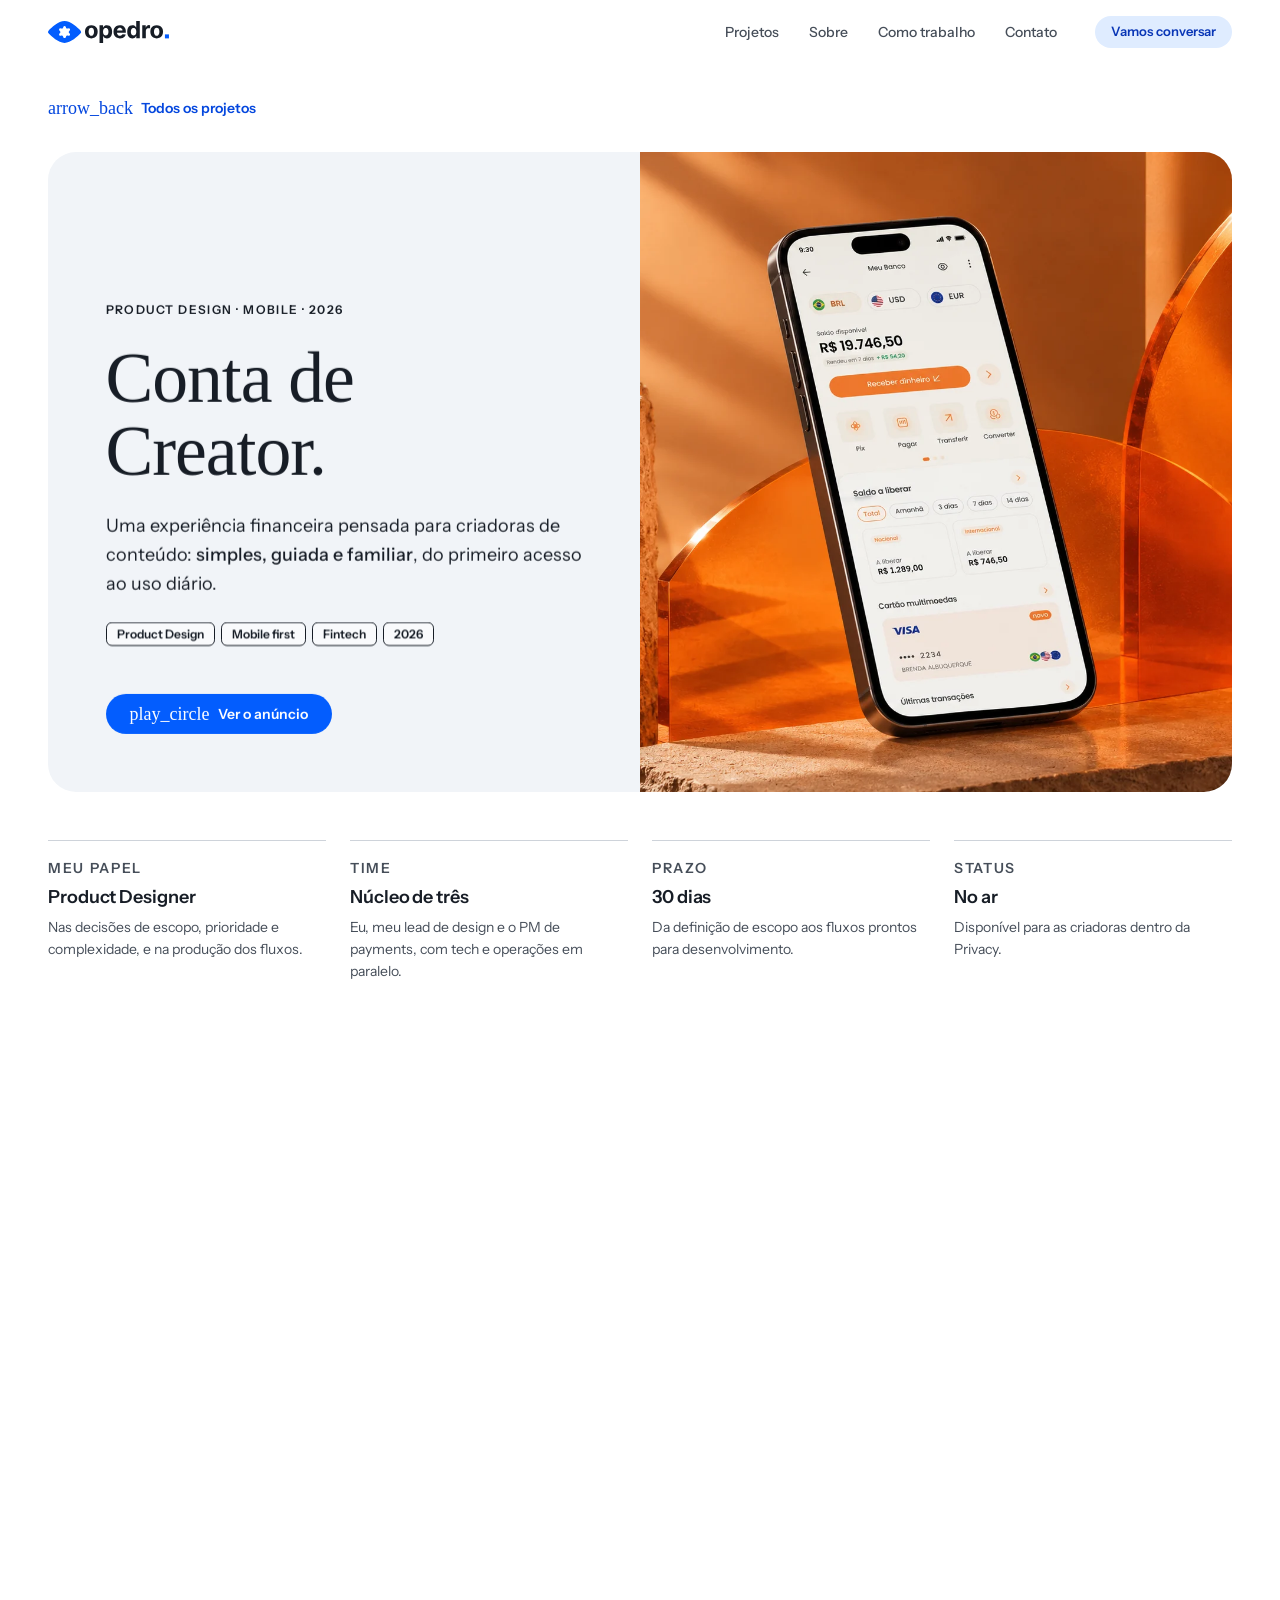
<file: creator-banking.html>
<!DOCTYPE html>
<html lang="pt-BR"><head><meta charset="UTF-8">
<title>Conta de Creator · opedro.</title>
<meta name="robots" content="noindex">
<link rel="canonical" href="conta-de-creator.html">
<meta http-equiv="refresh" content="0; url=conta-de-creator.html">
</head><body><p>O case mudou de endereço: <a href="conta-de-creator.html">Conta de Creator</a>.</p></body></html>
</file>
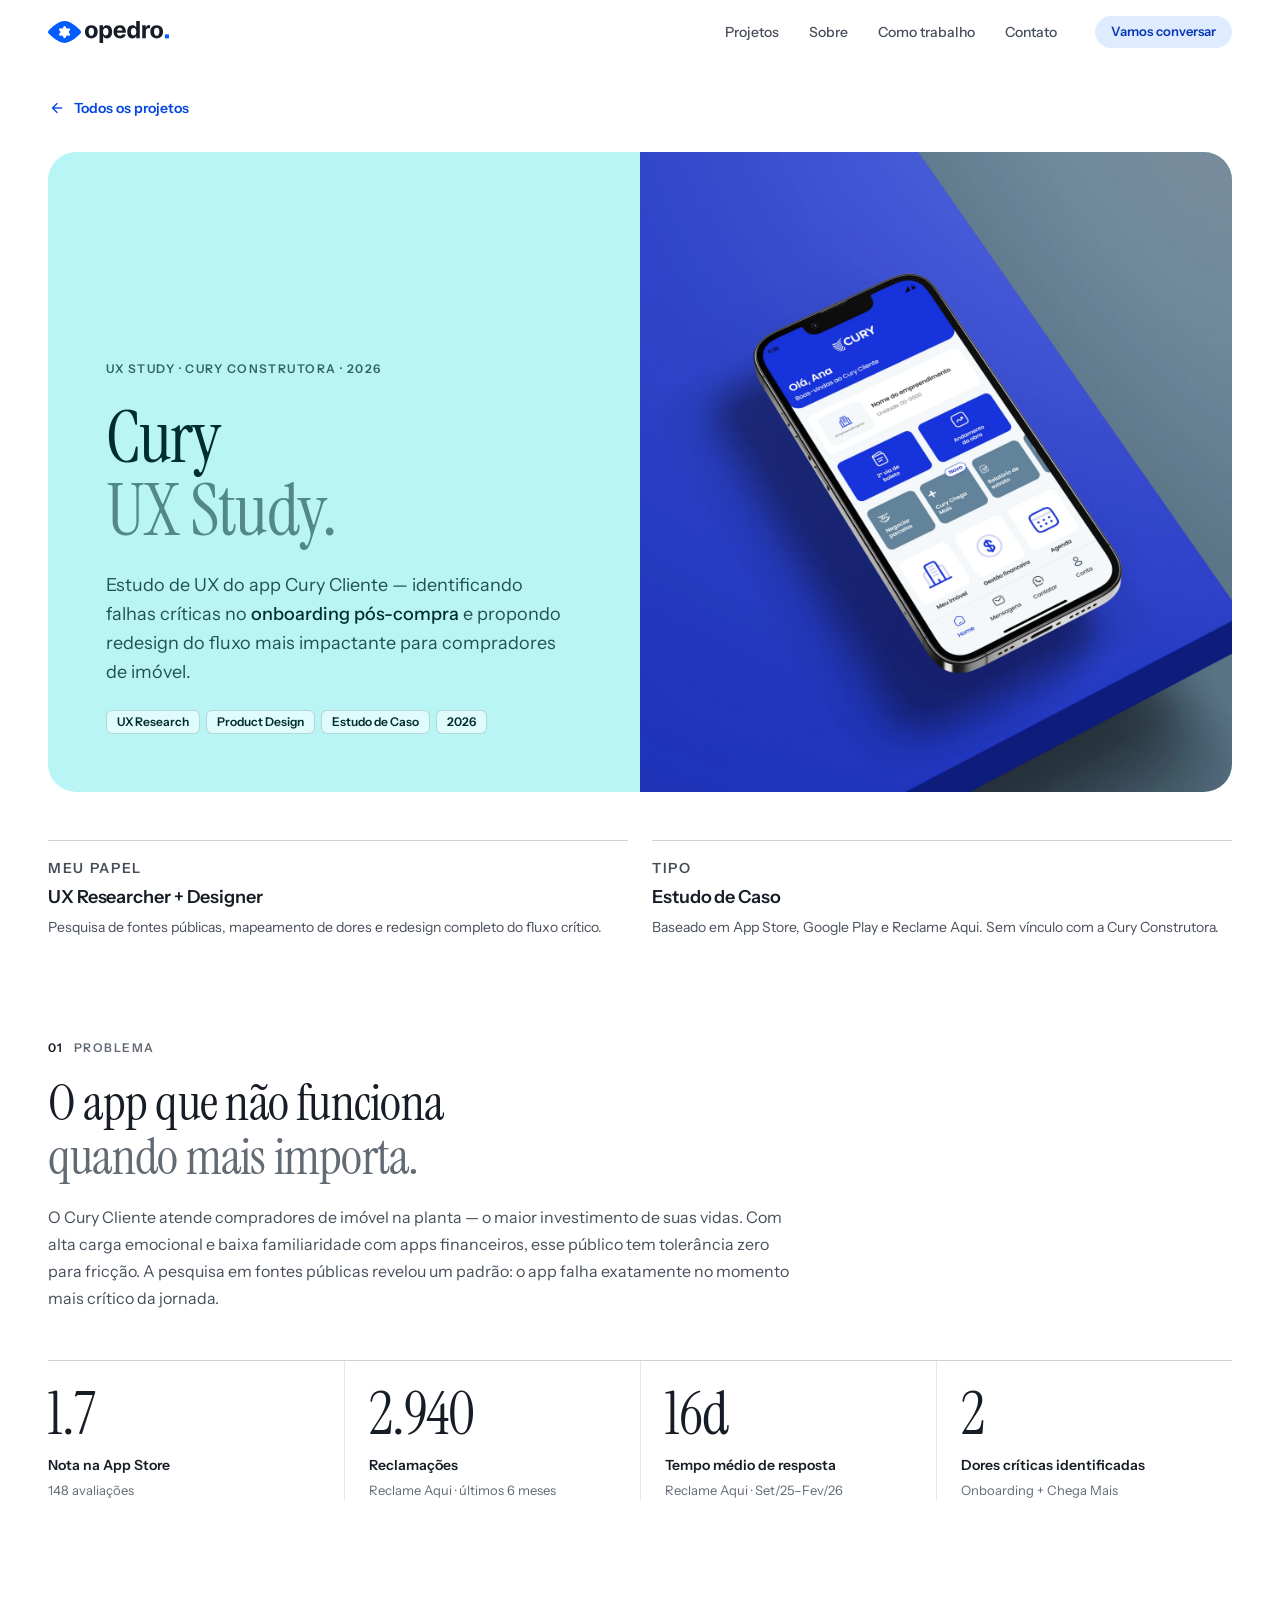
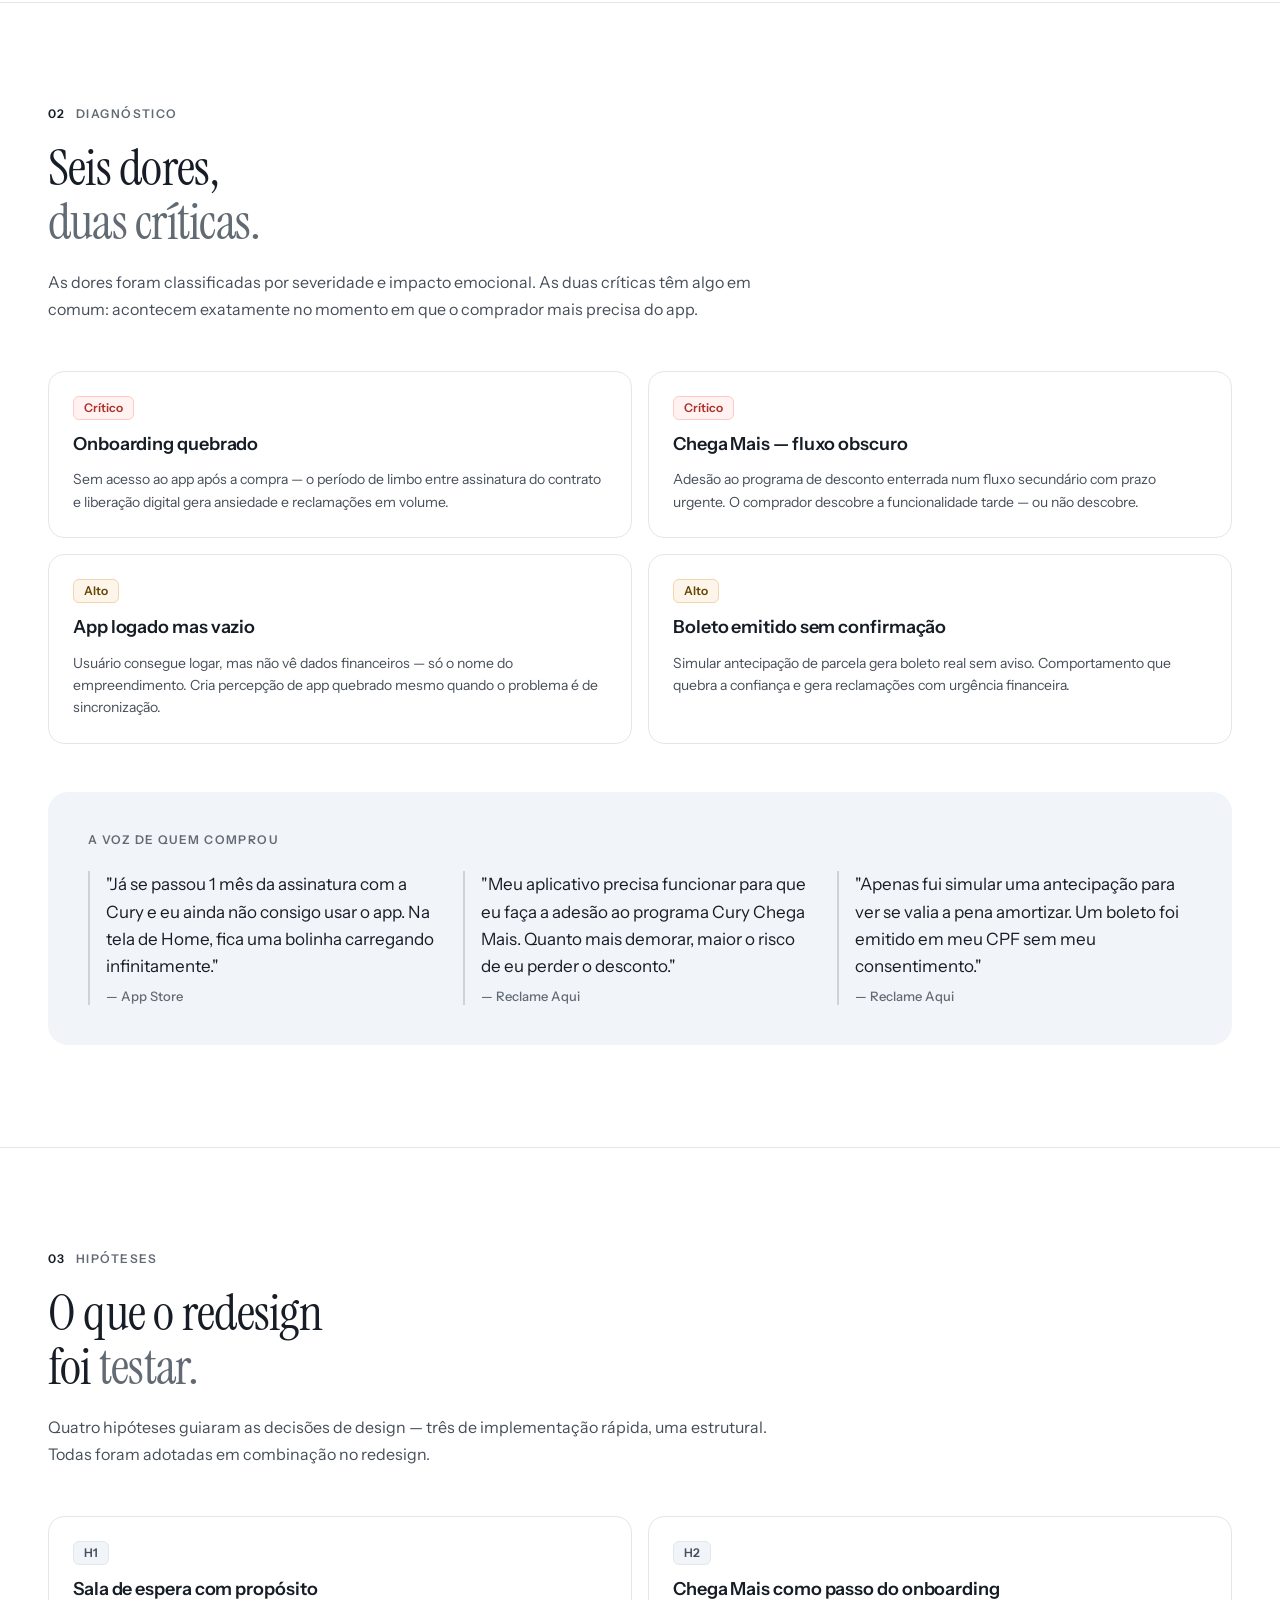
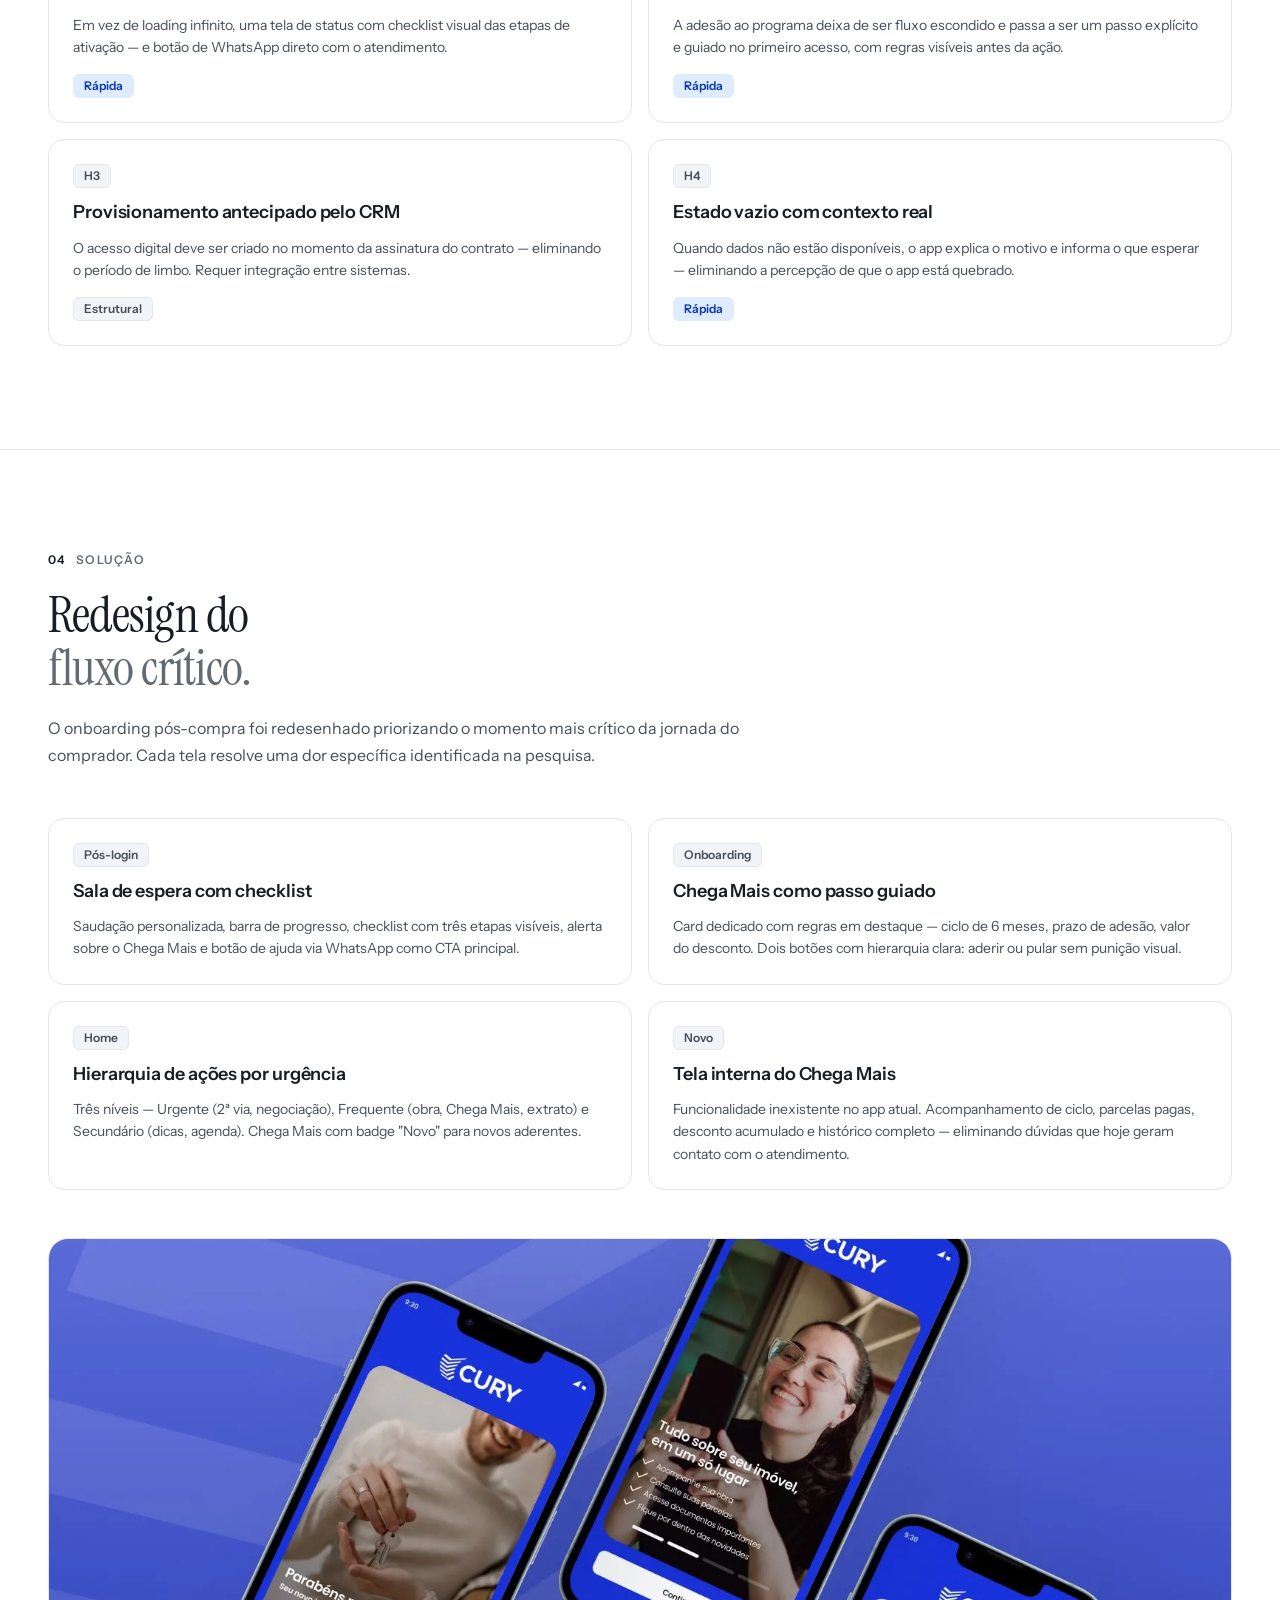
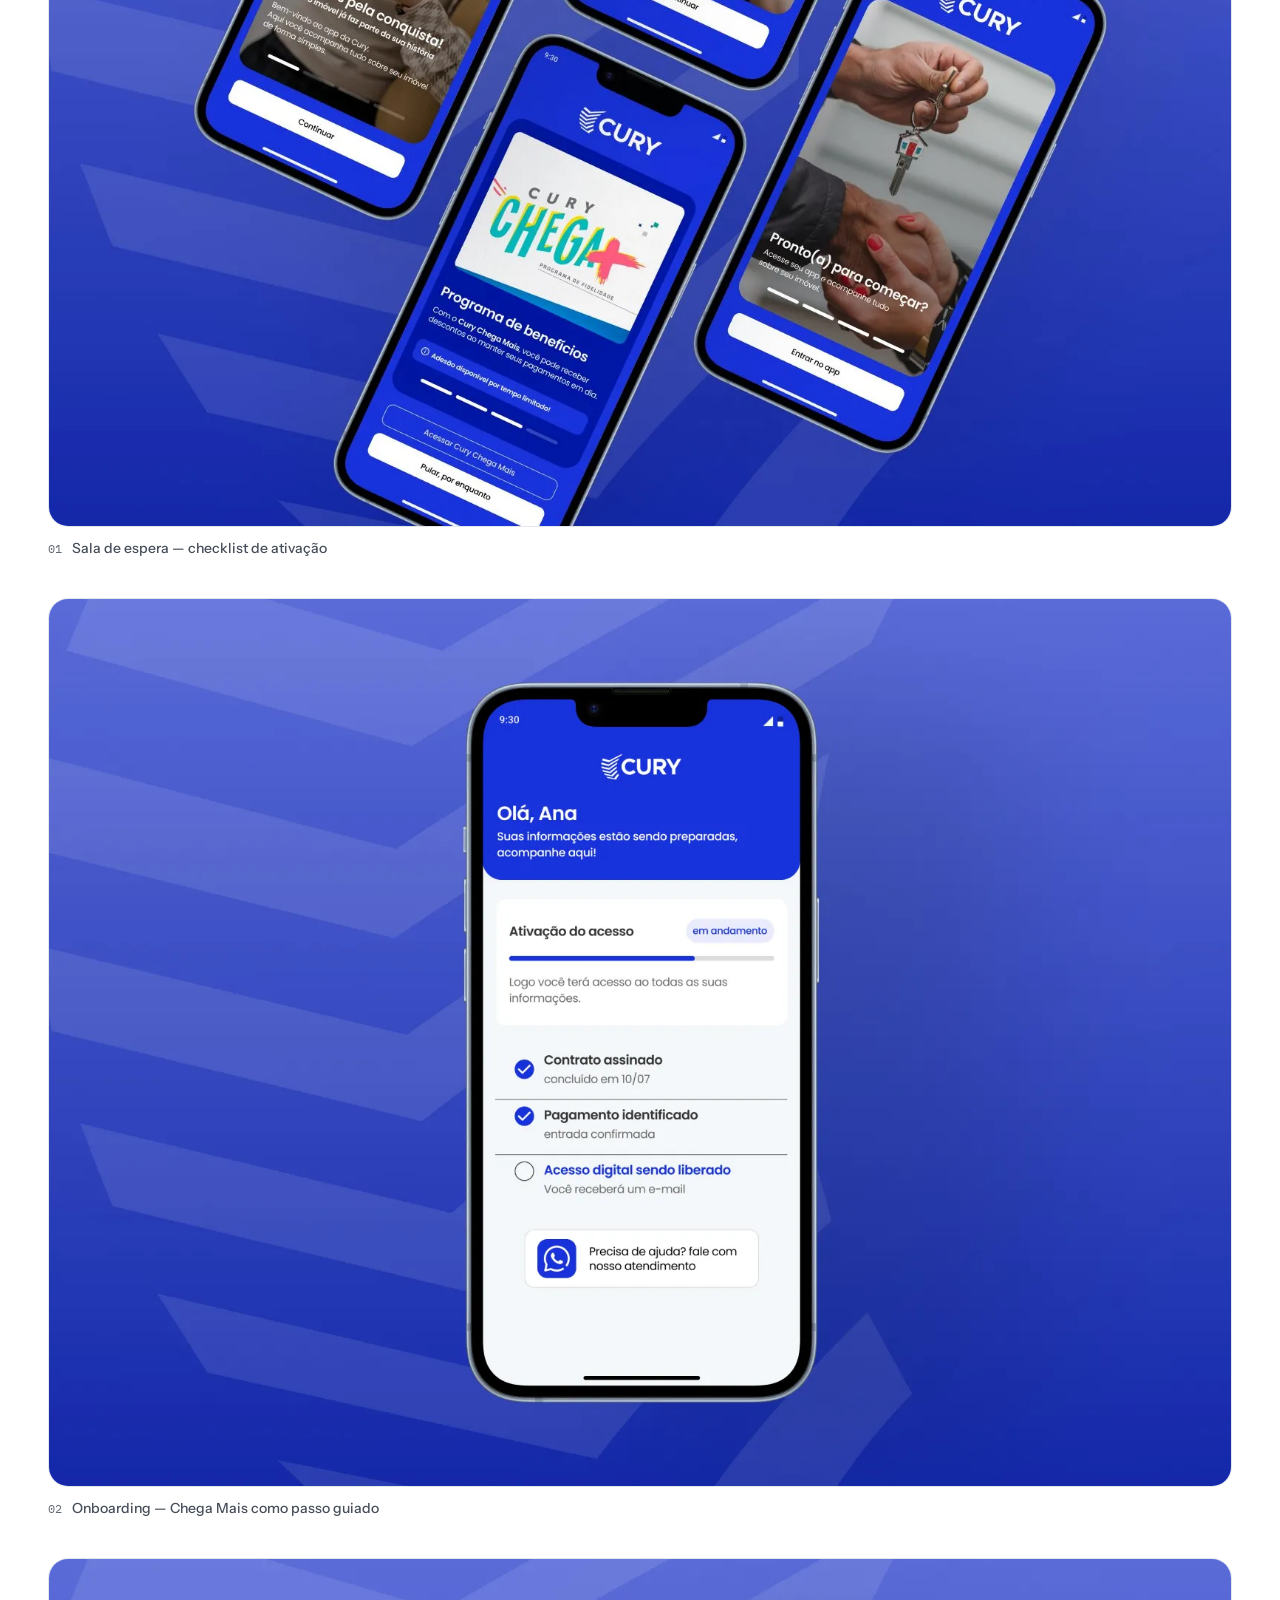
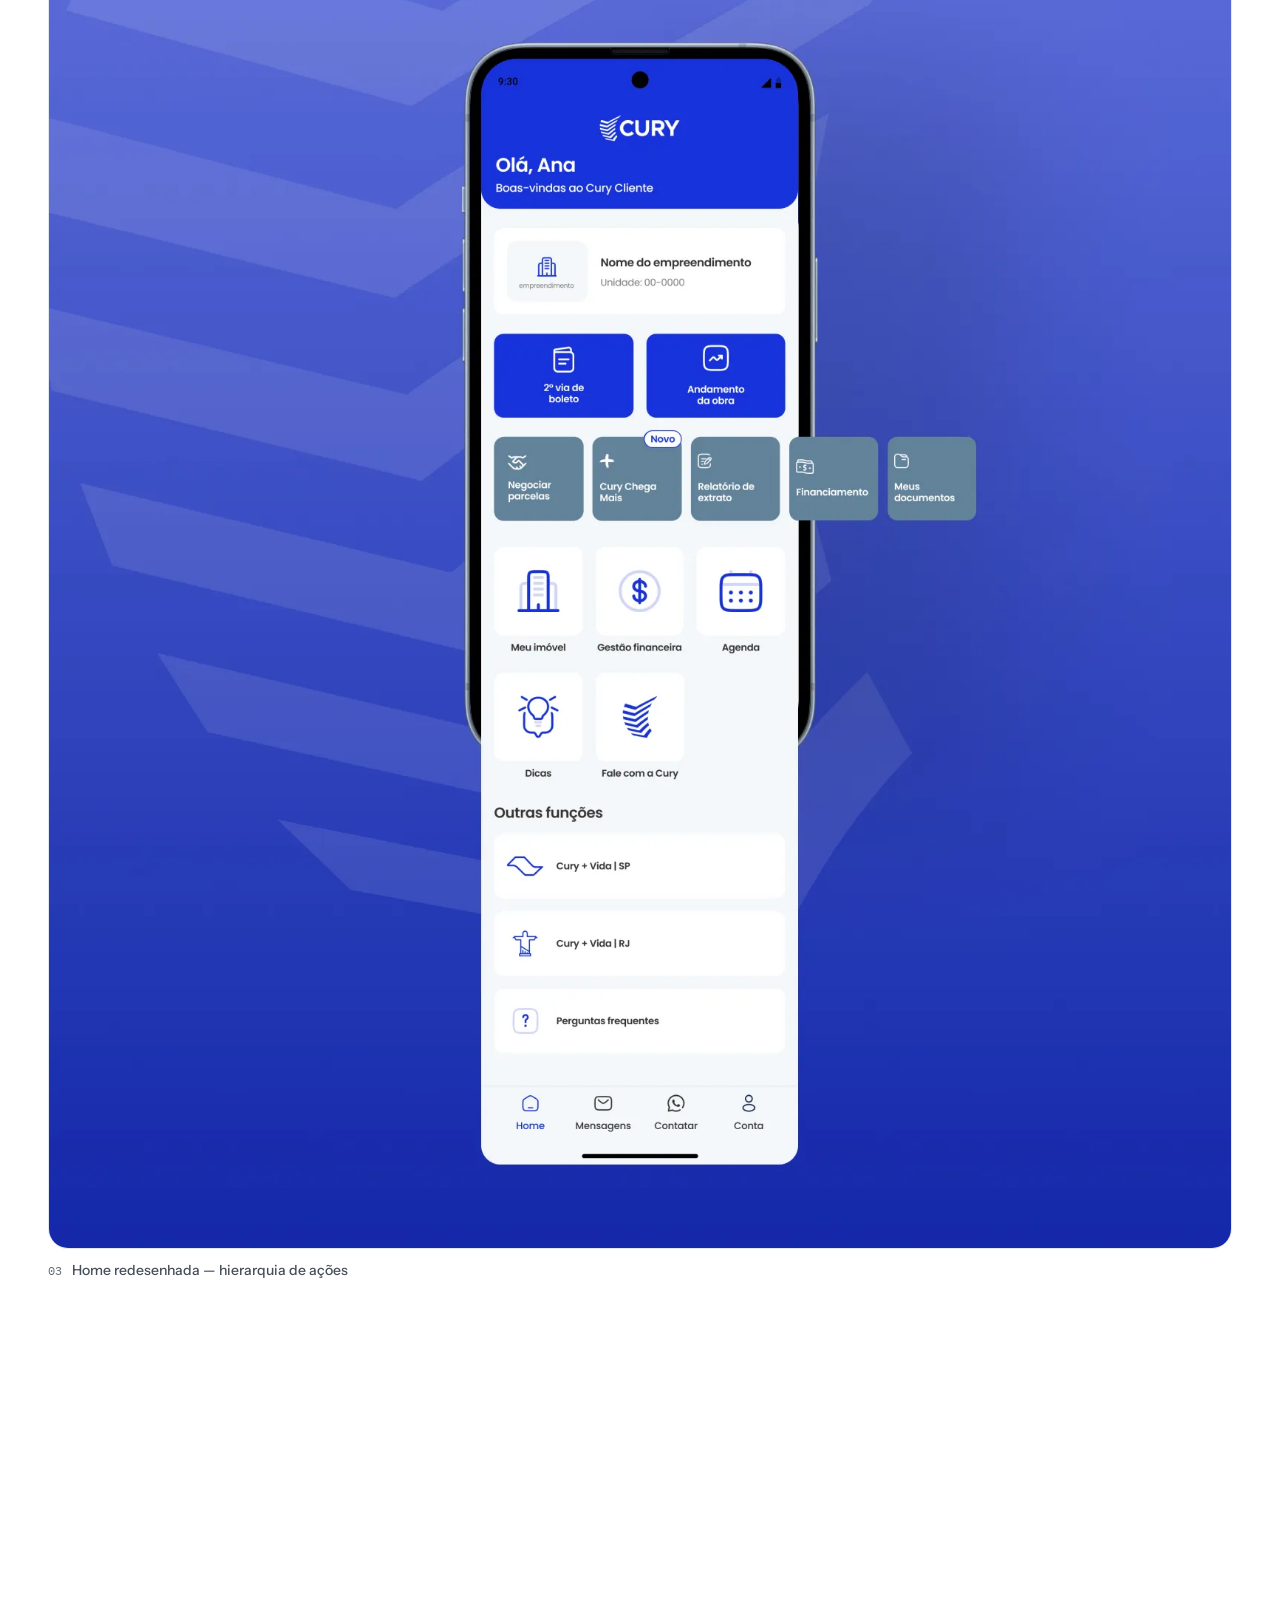
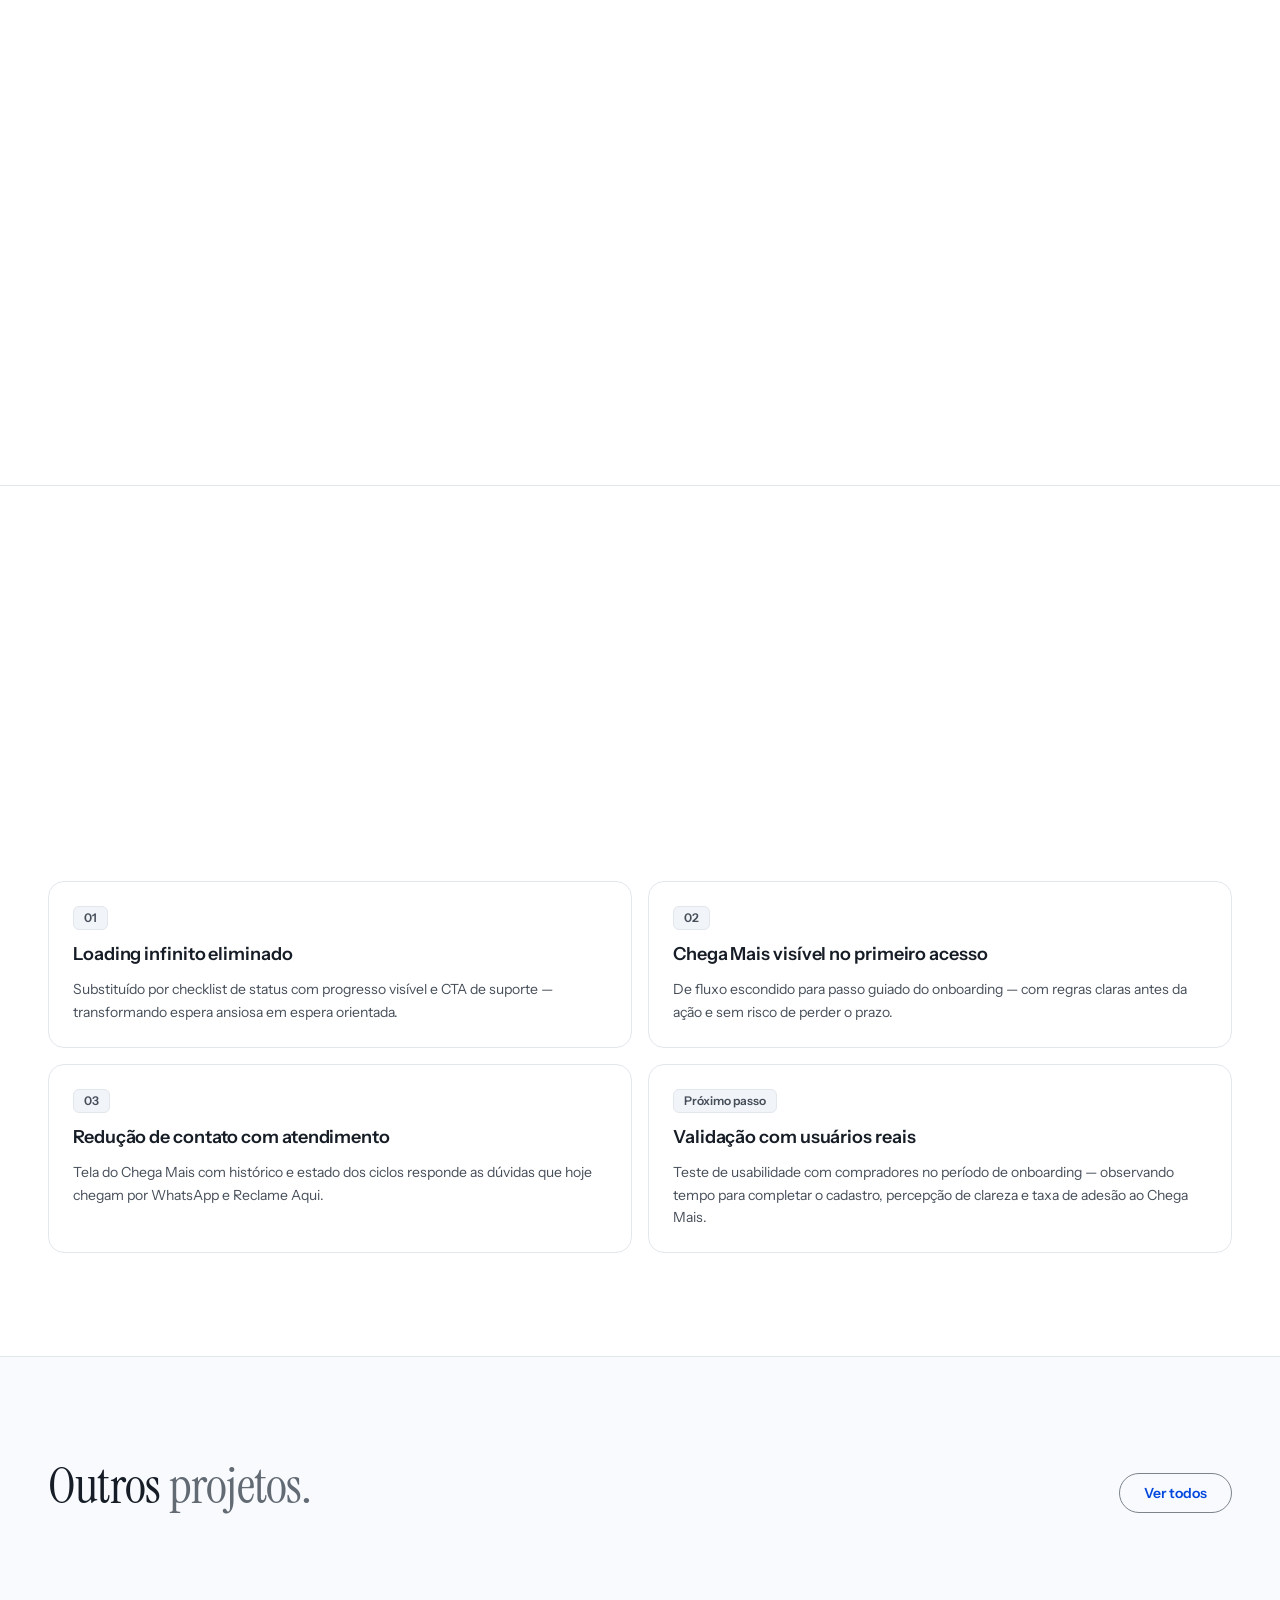
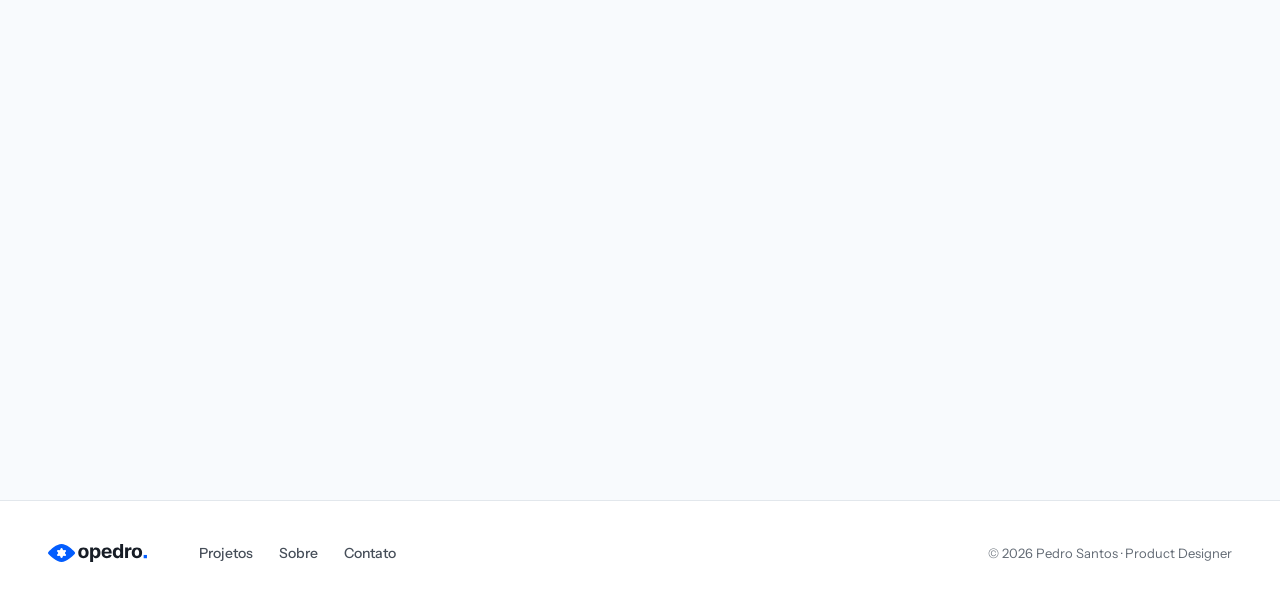
<file: cury.html>
<!DOCTYPE html>
<html lang="pt-BR" data-theme="light">
<head>
<meta charset="UTF-8">
<meta name="viewport" content="width=device-width, initial-scale=1">
<title>Cury UX Study · opedro.</title>
<meta name="description" content="Estudo de UX do app Cury Cliente — identificando falhas críticas no onboarding pós-compra e propondo redesign do fluxo mais impactante para compradores de imóvel.">
<meta name="theme-color" content="#FFFFFF">
<link rel="icon" href="assets/favicon.svg" type="image/svg+xml">
<link rel="icon" href="assets/favicon-32.png" type="image/png" sizes="32x32">
<link rel="apple-touch-icon" href="assets/apple-touch-icon.png">
<link rel="preconnect" href="https://fonts.googleapis.com">
<link rel="preconnect" href="https://fonts.gstatic.com" crossorigin>
<link rel="stylesheet" href="https://fonts.googleapis.com/css2?family=Instrument+Sans:wght@400;500;600;700&family=Instrument+Serif&family=IBM+Plex+Mono:wght@400;500&display=swap">
<link rel="stylesheet" href="https://fonts.googleapis.com/css2?family=Material+Symbols+Rounded:opsz,wght,FILL,GRAD@20..48,400,0..1,0&display=block">
<link rel="stylesheet" href="assets/css/tokens.css">
<link rel="stylesheet" href="assets/css/components.css">
<link rel="stylesheet" href="assets/css/site.css">
</head>
<body>
<a class="skip" href="#main">Pular para o conteúdo</a>
<header class="appbar">
  <div class="container appbar__inner">
    <a class="appbar__brand" href="index.html" aria-label="opedro. — início"><img src="assets/logo/lockup-ui.svg" alt="opedro." width="121" height="22"></a>
    <nav class="appbar__links" aria-label="Principal">
      <a href="index.html#projetos">Projetos</a>
      <a href="index.html#sobre">Sobre</a>
      <a href="index.html#como-trabalho">Como trabalho</a>
      <a href="index.html#contato">Contato</a>
    </nav>
    <a class="btn btn--tonal btn--sm appbar__cta" href="https://www.linkedin.com/in/opedro-designer" target="_blank" rel="noopener">Vamos conversar</a>
    <button class="icon-btn appbar__menu" aria-label="Abrir menu" aria-expanded="false" aria-controls="mobile-menu"><span class="icon" aria-hidden="true">menu</span></button>
  </div>
</header>
<nav class="mobile-menu" id="mobile-menu" aria-label="Menu" hidden>
  <a href="index.html#projetos">Projetos</a>
  <a href="index.html#sobre">Sobre</a>
  <a href="index.html#como-trabalho">Como trabalho</a>
  <a href="index.html#contato">Contato</a>
</nav>

<main id="main" class="case case--agua">

<section class="case-hero">
  <div class="container">
    <a class="btn btn--text case-hero__back" href="index.html#projetos"><span class="icon" aria-hidden="true">arrow_back</span>Todos os projetos</a>
    <div class="case-cover">
      <div class="case-cover__copy">
        <p class="overline">UX Study &#183; Cury Construtora &#183; 2026</p>
        <h1 class="display display--l">Cury<br><span>UX Study.</span></h1>
        <p class="lede">Estudo de UX do app Cury Cliente — identificando falhas críticas no <strong>onboarding pós-compra</strong> e propondo redesign do fluxo mais impactante para compradores de imóvel.</p>
        <div class="case-cover__tags"><span class="tag">UX Research</span><span class="tag">Product Design</span><span class="tag">Estudo de Caso</span><span class="tag">2026</span></div>
      </div>
      <div class="case-cover__media"><img src="assets/img/cury-cover.webp" alt="" width="1600" height="1200" fetchpriority="high"></div>
    </div>
  </div>
</section>


<!-- CONTEXTO -->
<section class="case-meta" aria-label="Sobre o projeto">
  <div class="container">
    <div class="meta-grid">
      <div class="card">
        <p class="overline">Meu papel</p>
        <h3 class="card__title card__title--lg">UX Researcher + Designer</h3>
        <p>Pesquisa de fontes públicas, mapeamento de dores e redesign completo do fluxo crítico.</p>
      </div>
      <div class="card">
        <p class="overline">Tipo</p>
        <h3 class="card__title card__title--lg">Estudo de Caso</h3>
        <p>Baseado em App Store, Google Play e Reclame Aqui. Sem vínculo com a Cury Construtora.</p>
      </div>
    </div>
  </div>
</section>

<!-- PROBLEMA -->
<section class="case-section">
  <div class="container">
    <header class="section-head reveal">
      <p class="overline"><span class="num">01</span>Problema</p>
      <h2 class="section-title">O app que não funciona<br><span class="dim">quando mais importa.</span></h2>
      <div class="prose">
      <p>O Cury Cliente atende compradores de imóvel na planta — o maior investimento de suas vidas. Com alta carga emocional e baixa familiaridade com apps financeiros, esse público tem tolerância zero para fricção. A pesquisa em fontes públicas revelou um padrão: o app falha exatamente no momento mais crítico da jornada.</p>
    </div>
    </header>

    <div class="stats reveal">
      <div class="stat">
        <div class="stat__num">1.7</div>
        <div class="stat__label">Nota na App Store</div>
        <div class="stat__source">148 avaliações</div>
      </div>
      <div class="stat">
        <div class="stat__num">2.940</div>
        <div class="stat__label">Reclamações</div>
        <div class="stat__source">Reclame Aqui · últimos 6 meses</div>
      </div>
      <div class="stat">
        <div class="stat__num">16d</div>
        <div class="stat__label">Tempo médio de resposta</div>
        <div class="stat__source">Reclame Aqui · Set/25–Fev/26</div>
      </div>
      <div class="stat">
        <div class="stat__num">2</div>
        <div class="stat__label">Dores críticas identificadas</div>
        <div class="stat__source">Onboarding + Chega Mais</div>
      </div>
    </div>
  </div>
</section>

<!-- DIAGNÓSTICO -->
<section class="case-section">
  <div class="container">
    <header class="section-head reveal">
      <p class="overline"><span class="num">02</span>Diagnóstico</p>
      <h2 class="section-title">Seis dores,<br><span class="dim">duas críticas.</span></h2>
      <div class="prose">
      <p>As dores foram classificadas por severidade e impacto emocional. As duas críticas têm algo em comum: acontecem exatamente no momento em que o comprador mais precisa do app.</p>
    </div>
    </header>

    <div class="card-grid">
      <div class="card">
        <span class="tag tag--error">Crítico</span>
        <h3 class="card__title card__title--lg">Onboarding quebrado</h3>
        <p>Sem acesso ao app após a compra — o período de limbo entre assinatura do contrato e liberação digital gera ansiedade e reclamações em volume.</p>
      </div>
      <div class="card">
        <span class="tag tag--error">Crítico</span>
        <h3 class="card__title card__title--lg">Chega Mais — fluxo obscuro</h3>
        <p>Adesão ao programa de desconto enterrada num fluxo secundário com prazo urgente. O comprador descobre a funcionalidade tarde — ou não descobre.</p>
      </div>
      <div class="card">
        <span class="tag tag--warning">Alto</span>
        <h3 class="card__title card__title--lg">App logado mas vazio</h3>
        <p>Usuário consegue logar, mas não vê dados financeiros — só o nome do empreendimento. Cria percepção de app quebrado mesmo quando o problema é de sincronização.</p>
      </div>
      <div class="card">
        <span class="tag tag--warning">Alto</span>
        <h3 class="card__title card__title--lg">Boleto emitido sem confirmação</h3>
        <p>Simular antecipação de parcela gera boleto real sem aviso. Comportamento que quebra a confiança e gera reclamações com urgência financeira.</p>
      </div>
    </div>

    <div class="quote-block reveal">
      <div class="overline">A voz de quem comprou</div>
      <div class="quote-block__body">
        <p>"Já se passou 1 mês da assinatura com a Cury e eu ainda não consigo usar o app. Na tela de Home, fica uma bolinha carregando infinitamente." <cite>— App Store</cite></p>
        <p>"Meu aplicativo precisa funcionar para que eu faça a adesão ao programa Cury Chega Mais. Quanto mais demorar, maior o risco de eu perder o desconto." <cite>— Reclame Aqui</cite></p>
        <p>"Apenas fui simular uma antecipação para ver se valia a pena amortizar. Um boleto foi emitido em meu CPF sem meu consentimento." <cite>— Reclame Aqui</cite></p>
      </div>
    </div>
  </div>
</section>

<!-- HIPÓTESES -->
<section class="case-section">
  <div class="container">
    <header class="section-head reveal">
      <p class="overline"><span class="num">03</span>Hipóteses</p>
      <h2 class="section-title">O que o redesign<br>foi <span class="dim">testar.</span></h2>
      <div class="prose">
      <p>Quatro hipóteses guiaram as decisões de design — três de implementação rápida, uma estrutural. Todas foram adotadas em combinação no redesign.</p>
    </div>
    </header>

    <div class="card-grid">
      <div class="card">
        <span class="tag tag--draft">H1</span>
        <h3 class="card__title">Sala de espera com propósito</h3>
        <p>Em vez de loading infinito, uma tela de status com checklist visual das etapas de ativação — e botão de WhatsApp direto com o atendimento.</p>
        <span class="tag tag--new">Rápida</span>
      </div>
      <div class="card">
        <span class="tag tag--draft">H2</span>
        <h3 class="card__title">Chega Mais como passo do onboarding</h3>
        <p>A adesão ao programa deixa de ser fluxo escondido e passa a ser um passo explícito e guiado no primeiro acesso, com regras visíveis antes da ação.</p>
        <span class="tag tag--new">Rápida</span>
      </div>
      <div class="card">
        <span class="tag tag--draft">H3</span>
        <h3 class="card__title">Provisionamento antecipado pelo CRM</h3>
        <p>O acesso digital deve ser criado no momento da assinatura do contrato — eliminando o período de limbo. Requer integração entre sistemas.</p>
        <span class="tag tag--draft">Estrutural</span>
      </div>
      <div class="card">
        <span class="tag tag--draft">H4</span>
        <h3 class="card__title">Estado vazio com contexto real</h3>
        <p>Quando dados não estão disponíveis, o app explica o motivo e informa o que esperar — eliminando a percepção de que o app está quebrado.</p>
        <span class="tag tag--new">Rápida</span>
      </div>
    </div>
  </div>
</section>

<!-- SOLUÇÃO -->
<section class="case-section">
  <div class="container">
    <header class="section-head reveal">
      <p class="overline"><span class="num">04</span>Solução</p>
      <h2 class="section-title">Redesign do<br><span class="dim">fluxo crítico.</span></h2>
      <div class="prose">
      <p>O onboarding pós-compra foi redesenhado priorizando o momento mais crítico da jornada do comprador. Cada tela resolve uma dor específica identificada na pesquisa.</p>
    </div>
    </header>

    <div class="card-grid">
      <div class="card">
        <span class="tag tag--draft">Pós-login</span>
        <h3 class="card__title card__title--lg">Sala de espera com checklist</h3>
        <p>Saudação personalizada, barra de progresso, checklist com três etapas visíveis, alerta sobre o Chega Mais e botão de ajuda via WhatsApp como CTA principal.</p>
      </div>
      <div class="card">
        <span class="tag tag--draft">Onboarding</span>
        <h3 class="card__title card__title--lg">Chega Mais como passo guiado</h3>
        <p>Card dedicado com regras em destaque — ciclo de 6 meses, prazo de adesão, valor do desconto. Dois botões com hierarquia clara: aderir ou pular sem punição visual.</p>
      </div>
      <div class="card">
        <span class="tag tag--draft">Home</span>
        <h3 class="card__title card__title--lg">Hierarquia de ações por urgência</h3>
        <p>Três níveis — Urgente (2ª via, negociação), Frequente (obra, Chega Mais, extrato) e Secundário (dicas, agenda). Chega Mais com badge "Novo" para novos aderentes.</p>
      </div>
      <div class="card">
        <span class="tag tag--draft">Novo</span>
        <h3 class="card__title card__title--lg">Tela interna do Chega Mais</h3>
        <p>Funcionalidade inexistente no app atual. Acompanhamento de ciclo, parcelas pagas, desconto acumulado e histórico completo — eliminando dúvidas que hoje geram contato com o atendimento.</p>
      </div>
    </div>

    <figure class="shot reveal">
      <button class="shot__frame" type="button" aria-label="Ampliar: Sala de espera com checklist — Cury Cliente"><img src="assets/img/cury-sala-de-espera.webp" alt="Sala de espera com checklist — Cury Cliente" loading="lazy"><span class="shot__zoom" aria-hidden="true"><span class="icon icon--20">open_in_full</span></span></button>
      <figcaption><span class="n">01</span>Sala de espera — checklist de ativação</figcaption>
    </figure>

    <figure class="shot reveal">
      <button class="shot__frame" type="button" aria-label="Ampliar: Onboarding Chega Mais — Cury Cliente"><img src="assets/img/cury-onboarding.webp" alt="Onboarding Chega Mais — Cury Cliente" loading="lazy"><span class="shot__zoom" aria-hidden="true"><span class="icon icon--20">open_in_full</span></span></button>
      <figcaption><span class="n">02</span>Onboarding — Chega Mais como passo guiado</figcaption>
    </figure>

    <figure class="shot reveal">
      <button class="shot__frame" type="button" aria-label="Ampliar: Home redesenhada — Cury Cliente"><img src="assets/img/cury-home-redesign.webp" alt="Home redesenhada — Cury Cliente" loading="lazy"><span class="shot__zoom" aria-hidden="true"><span class="icon icon--20">open_in_full</span></span></button>
      <figcaption><span class="n">03</span>Home redesenhada — hierarquia de ações</figcaption>
    </figure>

    <figure class="shot reveal">
      <button class="shot__frame" type="button" aria-label="Ampliar: Tela interna do Chega Mais — Cury Cliente"><img src="assets/img/cury-chega-mais-tela.webp" alt="Tela interna do Chega Mais — Cury Cliente" loading="lazy"><span class="shot__zoom" aria-hidden="true"><span class="icon icon--20">open_in_full</span></span></button>
      <figcaption><span class="n">04</span>Tela interna do Chega Mais</figcaption>
    </figure>

    <figure class="shot reveal">
      <button class="shot__frame" type="button" aria-label="Ampliar: Bottom sheets — estados do ciclo Chega Mais"><img src="assets/img/cury-bottom-sheets.webp" alt="Bottom sheets — estados do ciclo Chega Mais" loading="lazy"><span class="shot__zoom" aria-hidden="true"><span class="icon icon--20">open_in_full</span></span></button>
      <figcaption><span class="n">05</span>Bottom sheets — status dos ciclos</figcaption>
    </figure>
  </div>
</section>

<!-- IMPACTO -->
<section class="case-section">
  <div class="container">
    <header class="section-head reveal">
      <p class="overline"><span class="num">05</span>Impacto esperado</p>
      <h2 class="section-title">Da falha de confiança<br>à <span class="dim">clareza de produto.</span></h2>
      <div class="prose">
      <p>O redesign não resolve o problema de backend — mas elimina a percepção de que o app está quebrado enquanto o sistema processa. A validação real viria de teste com usuários no onboarding e análise de volume de chamados após o lançamento.</p>
    </div>
    </header>

    <div class="card-grid">
      <div class="card">
        <span class="tag tag--draft">01</span>
        <h3 class="card__title">Loading infinito eliminado</h3>
        <p>Substituído por checklist de status com progresso visível e CTA de suporte — transformando espera ansiosa em espera orientada.</p>
      </div>
      <div class="card">
        <span class="tag tag--draft">02</span>
        <h3 class="card__title">Chega Mais visível no primeiro acesso</h3>
        <p>De fluxo escondido para passo guiado do onboarding — com regras claras antes da ação e sem risco de perder o prazo.</p>
      </div>
      <div class="card">
        <span class="tag tag--draft">03</span>
        <h3 class="card__title">Redução de contato com atendimento</h3>
        <p>Tela do Chega Mais com histórico e estado dos ciclos responde as dúvidas que hoje chegam por WhatsApp e Reclame Aqui.</p>
      </div>
      <div class="card">
        <span class="tag tag--draft">Próximo passo</span>
        <h3 class="card__title">Validação com usuários reais</h3>
        <p>Teste de usabilidade com compradores no período de onboarding — observando tempo para completar o cadastro, percepção de clareza e taxa de adesão ao Chega Mais.</p>
      </div>
    </div>
  </div>
</section>


<section class="next" aria-labelledby="next-title">
  <div class="container">
    <header class="section-head section-head--row">
      <h2 class="section-title" id="next-title">Outros <span class="dim">projetos.</span></h2>
      <a class="btn btn--outlined" href="index.html#projetos">Ver todos</a>
    </header>
    <div class="work-grid work-grid--3">
      <article class="card card--elevated card--link project reveal">
        <div class="project__media"><img src="assets/img/fastshop-cover.webp" alt="" loading="lazy" width="1200" height="900"></div>
        <div class="project__body">
          <div class="project__tags"><span class="tag tag--draft">UX Research</span><span class="tag tag--draft">Benchmarking</span><span class="tag tag--draft">UI</span><span class="tag tag--ghost">2026</span></div>
          <h3 class="project__title"><a href="fastshop.html">Fast Shop Redesign</a></h3>
          <p class="project__desc">Navegação por categorias do app reestruturada a partir de avaliação heurística e benchmarking com 5 players.</p>
          <span class="project__cta" aria-hidden="true">Ver case <span class="icon">arrow_outward</span></span>
        </div>
      </article>
      <article class="card card--elevated card--link project reveal">
        <div class="project__media"><img src="assets/img/wavebio-cover.webp" alt="" loading="lazy" width="1200" height="900"></div>
        <div class="project__body">
          <div class="project__tags"><span class="tag tag--draft">Product Design</span><span class="tag tag--draft">Conceito</span><span class="tag tag--ghost">2026</span></div>
          <h3 class="project__title"><a href="wavebio.html">wave.bio</a></h3>
          <p class="project__desc">Link in bio pensado para creators de conteúdo adulto, com proteção contra banimento desde o onboarding.</p>
          <span class="project__cta" aria-hidden="true">Ver case <span class="icon">arrow_outward</span></span>
        </div>
      </article>
      <article class="card card--elevated card--link project reveal">
        <div class="project__media"><img src="assets/img/spark-cover.webp" alt="" loading="lazy" width="1200" height="900"></div>
        <div class="project__body">
          <div class="project__tags"><span class="tag tag--draft">UX/UI</span><span class="tag tag--draft">Chat</span><span class="tag tag--ghost">2026</span></div>
          <h3 class="project__title"><a href="spark.html">Spark Chat Redesign</a></h3>
          <p class="project__desc">Chat entre creator e fã alinhado aos padrões mobile, com toolbar compacta e menos fricção no envio.</p>
          <span class="project__cta" aria-hidden="true">Ver case <span class="icon">arrow_outward</span></span>
        </div>
      </article>
    </div>
  </div>
</section>

</main>
<footer class="footer">
  <div class="container footer__inner">
    <a class="footer__brand" href="index.html" aria-label="opedro. — início"><img src="assets/logo/lockup-ui.svg" alt="opedro." width="99" height="18"></a>
    <ul class="footer__links">
      <li><a href="index.html#projetos">Projetos</a></li>
      <li><a href="index.html#sobre">Sobre</a></li>
      <li><a href="index.html#contato">Contato</a></li>
    </ul>
    <span class="footer__copy">© 2026 Pedro Santos · Product Designer</span>
  </div>
</footer>
<script src="assets/js/site.js"></script>
</body>
</html>
</file>
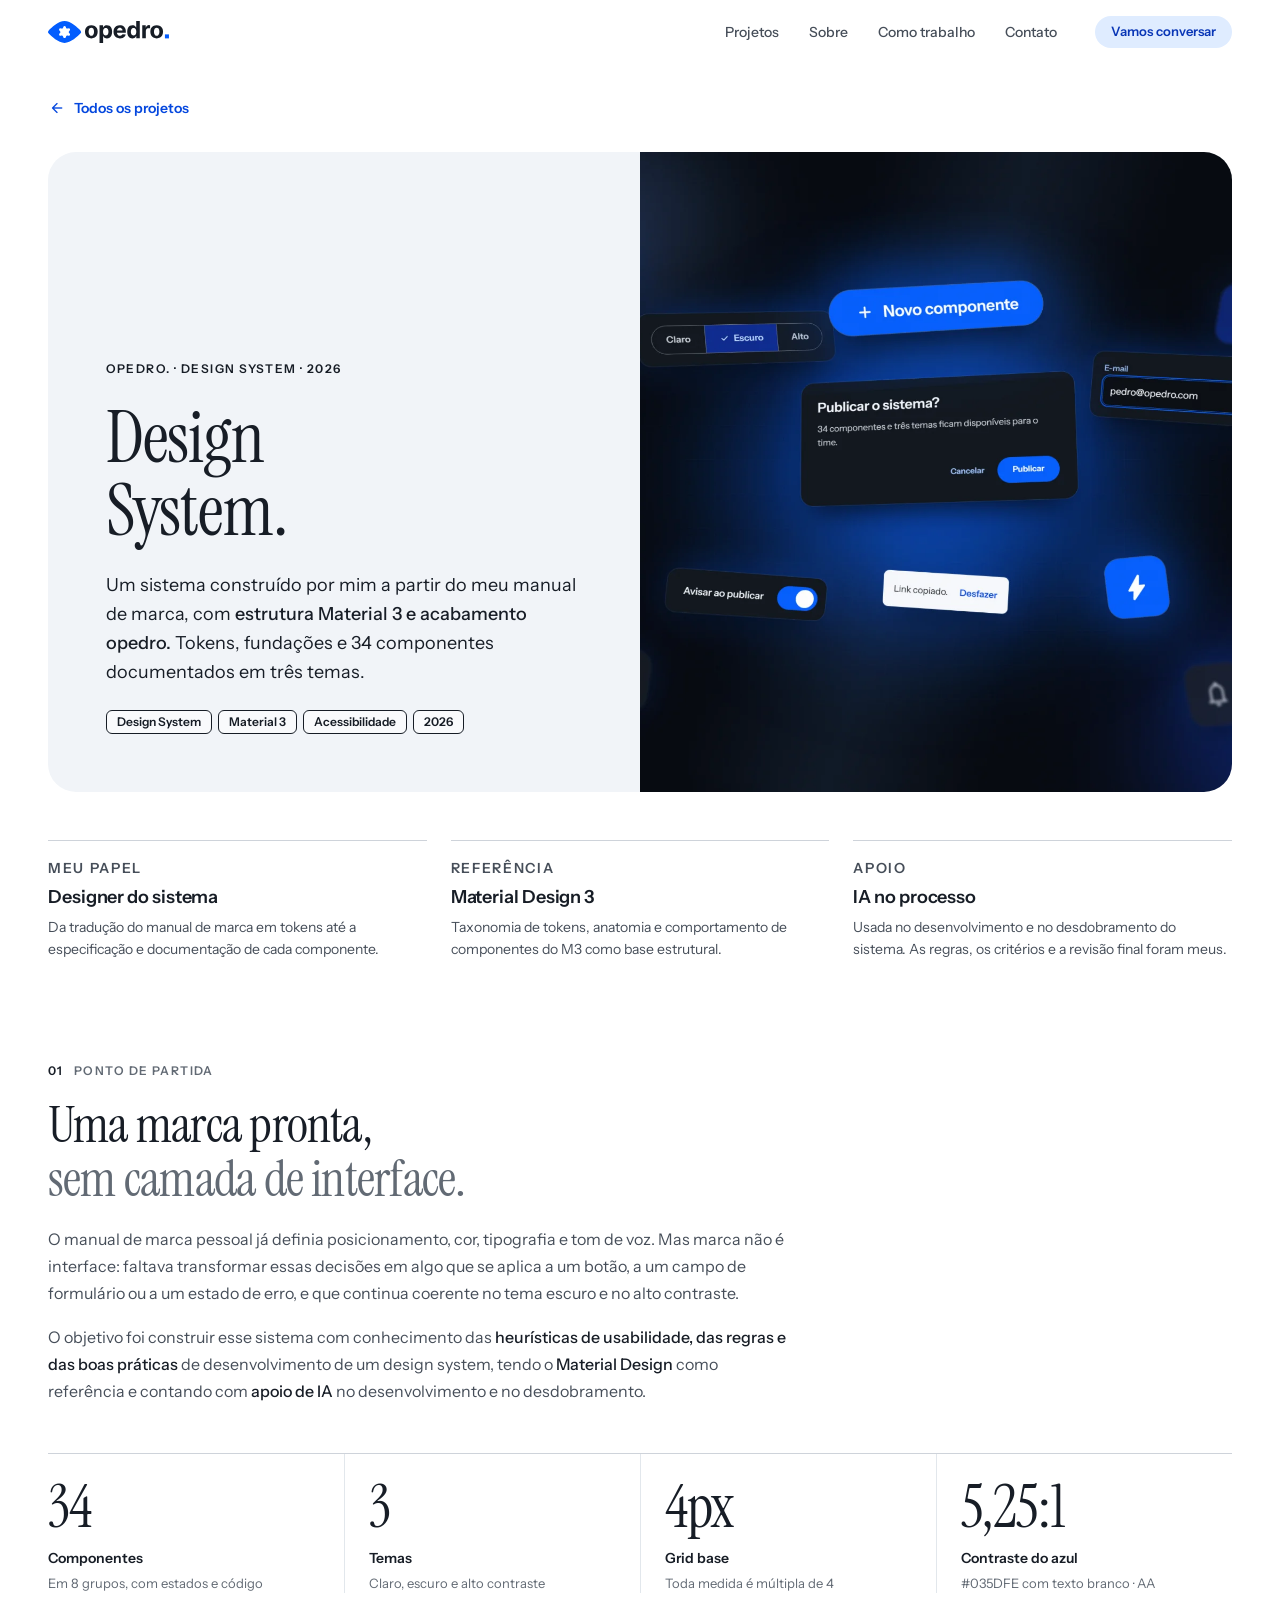
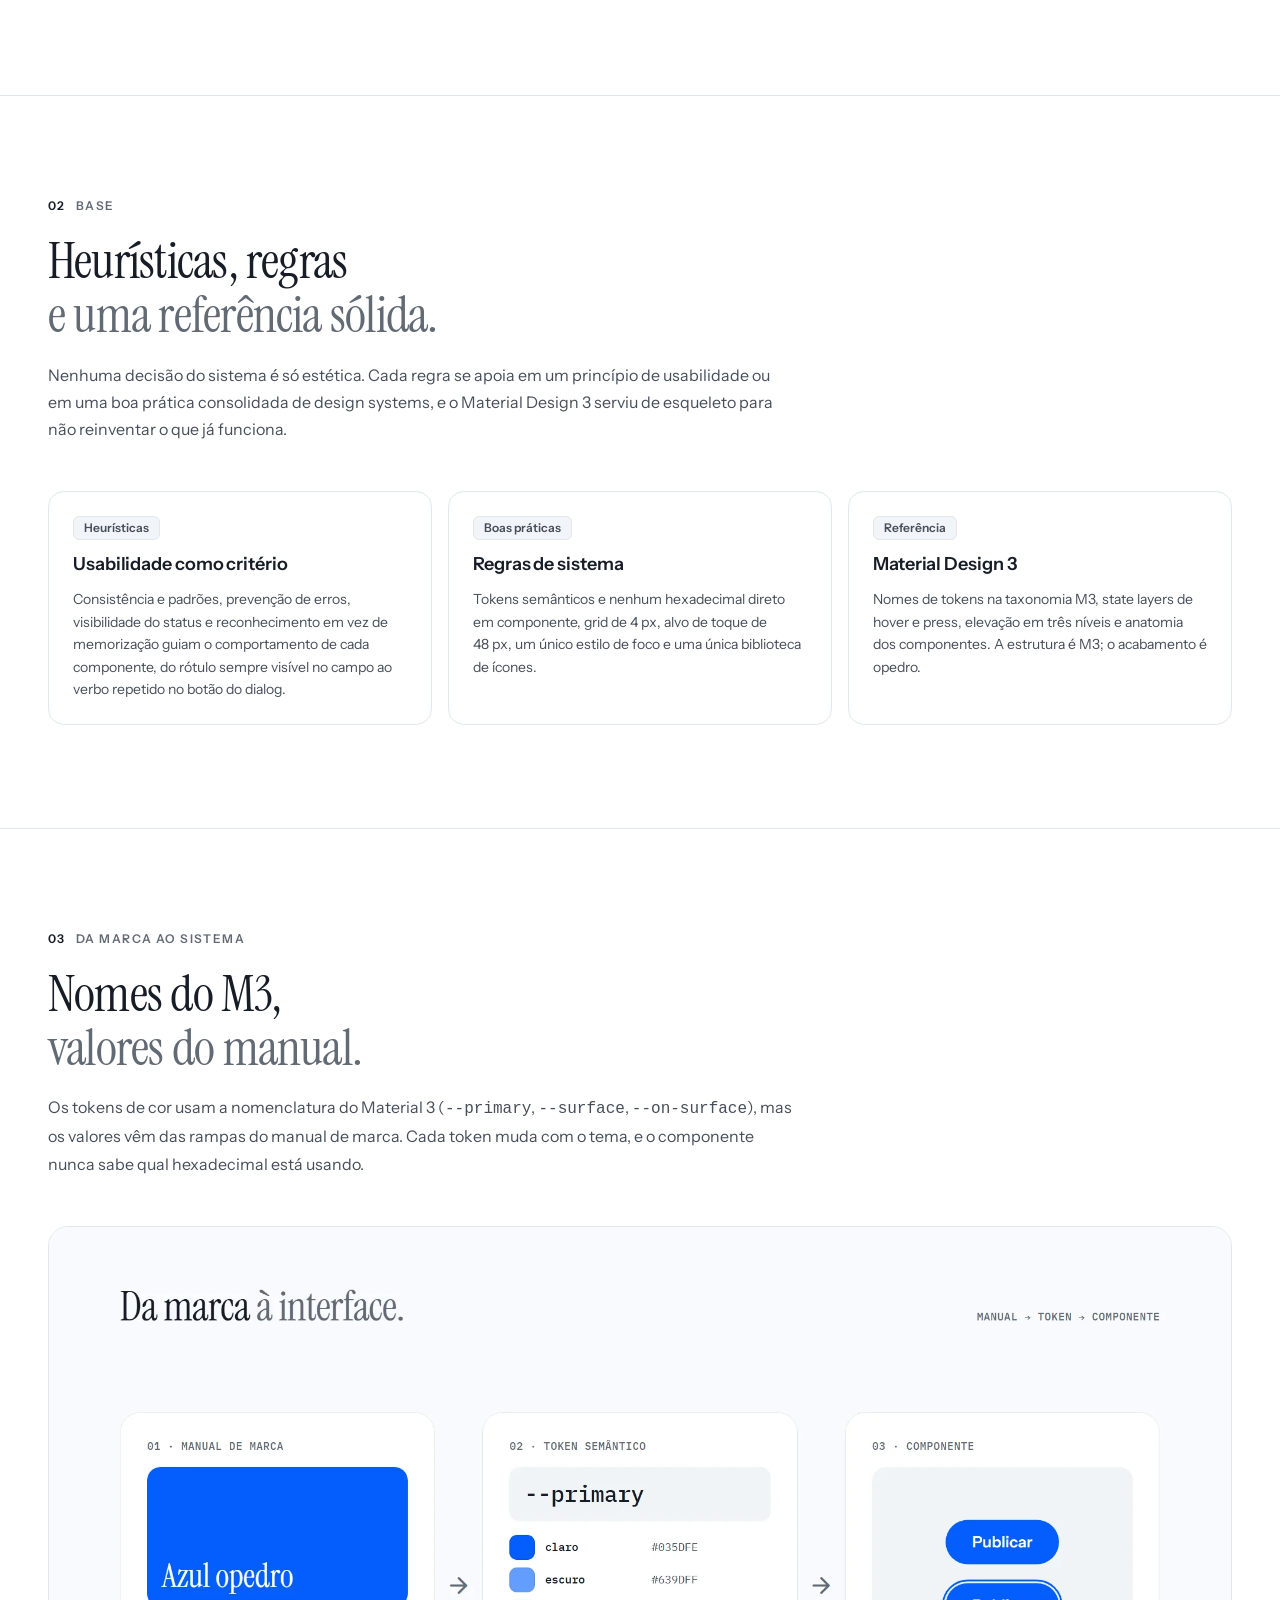
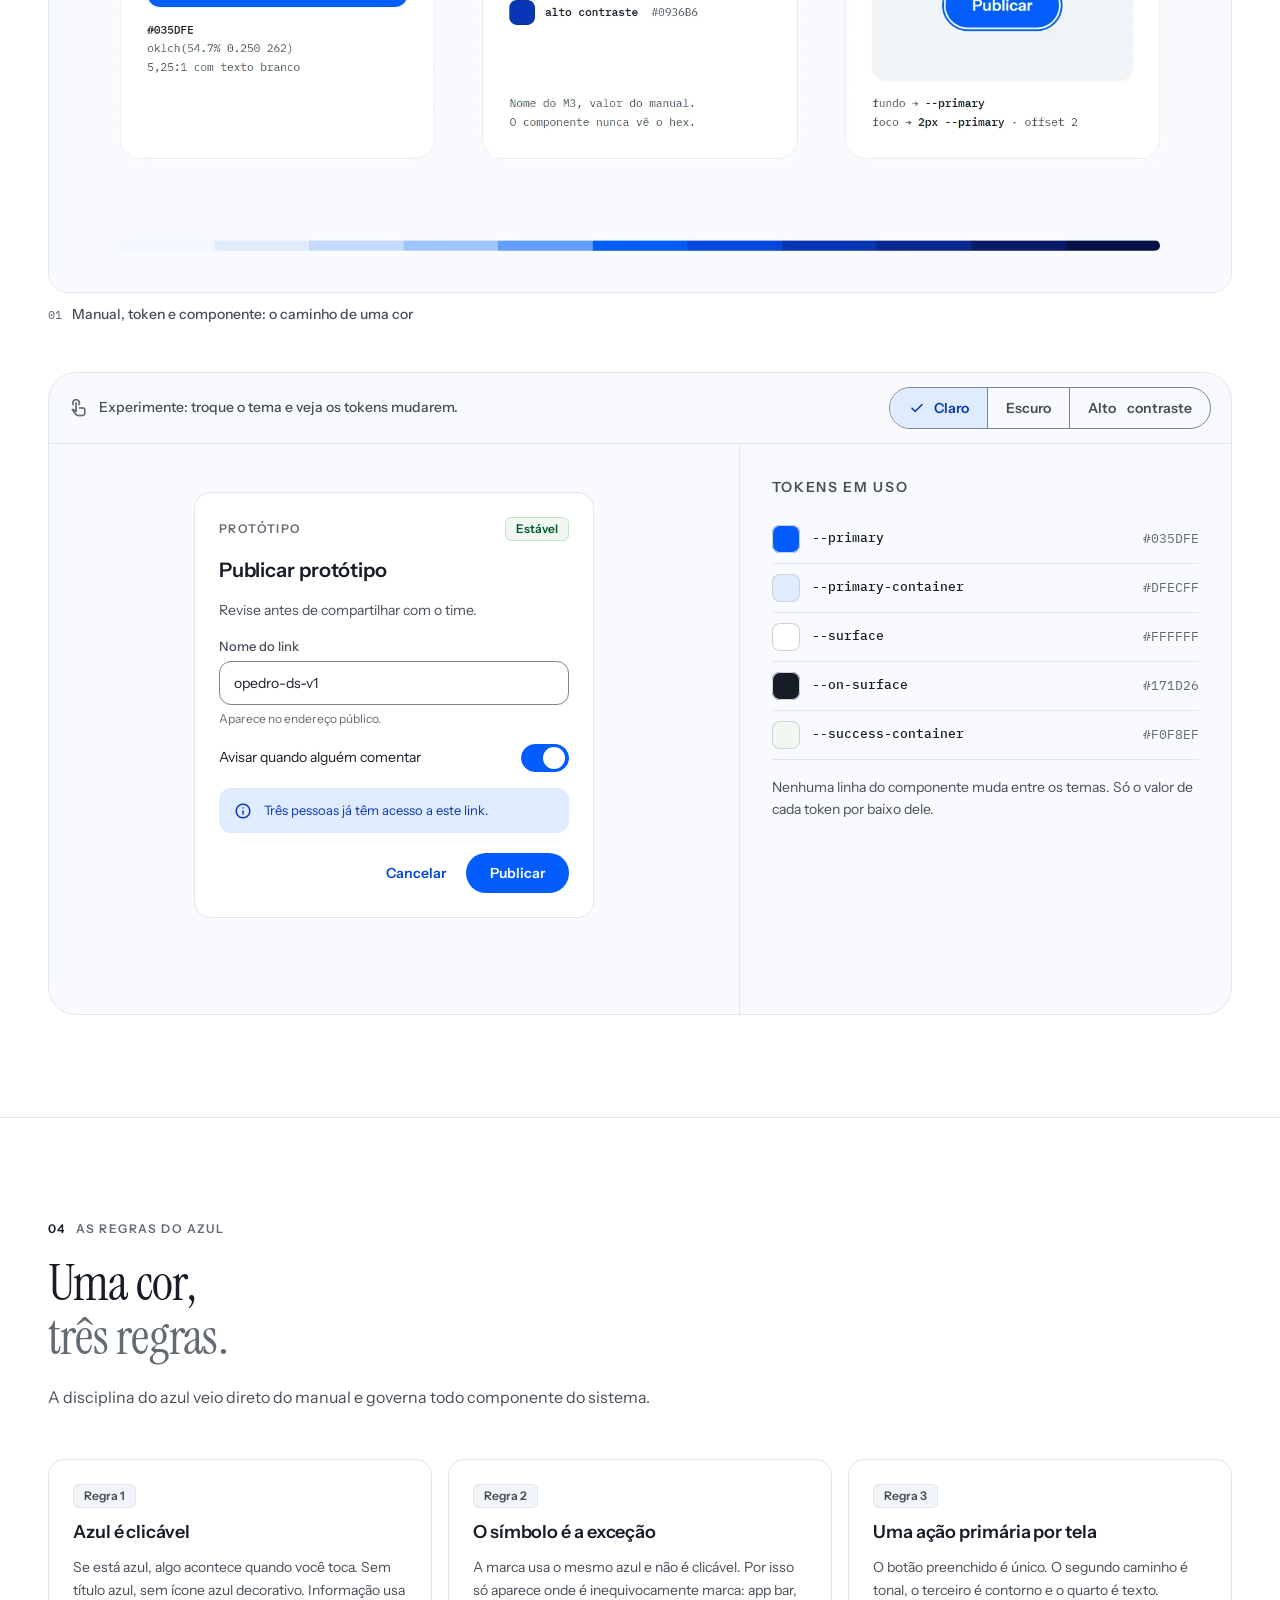
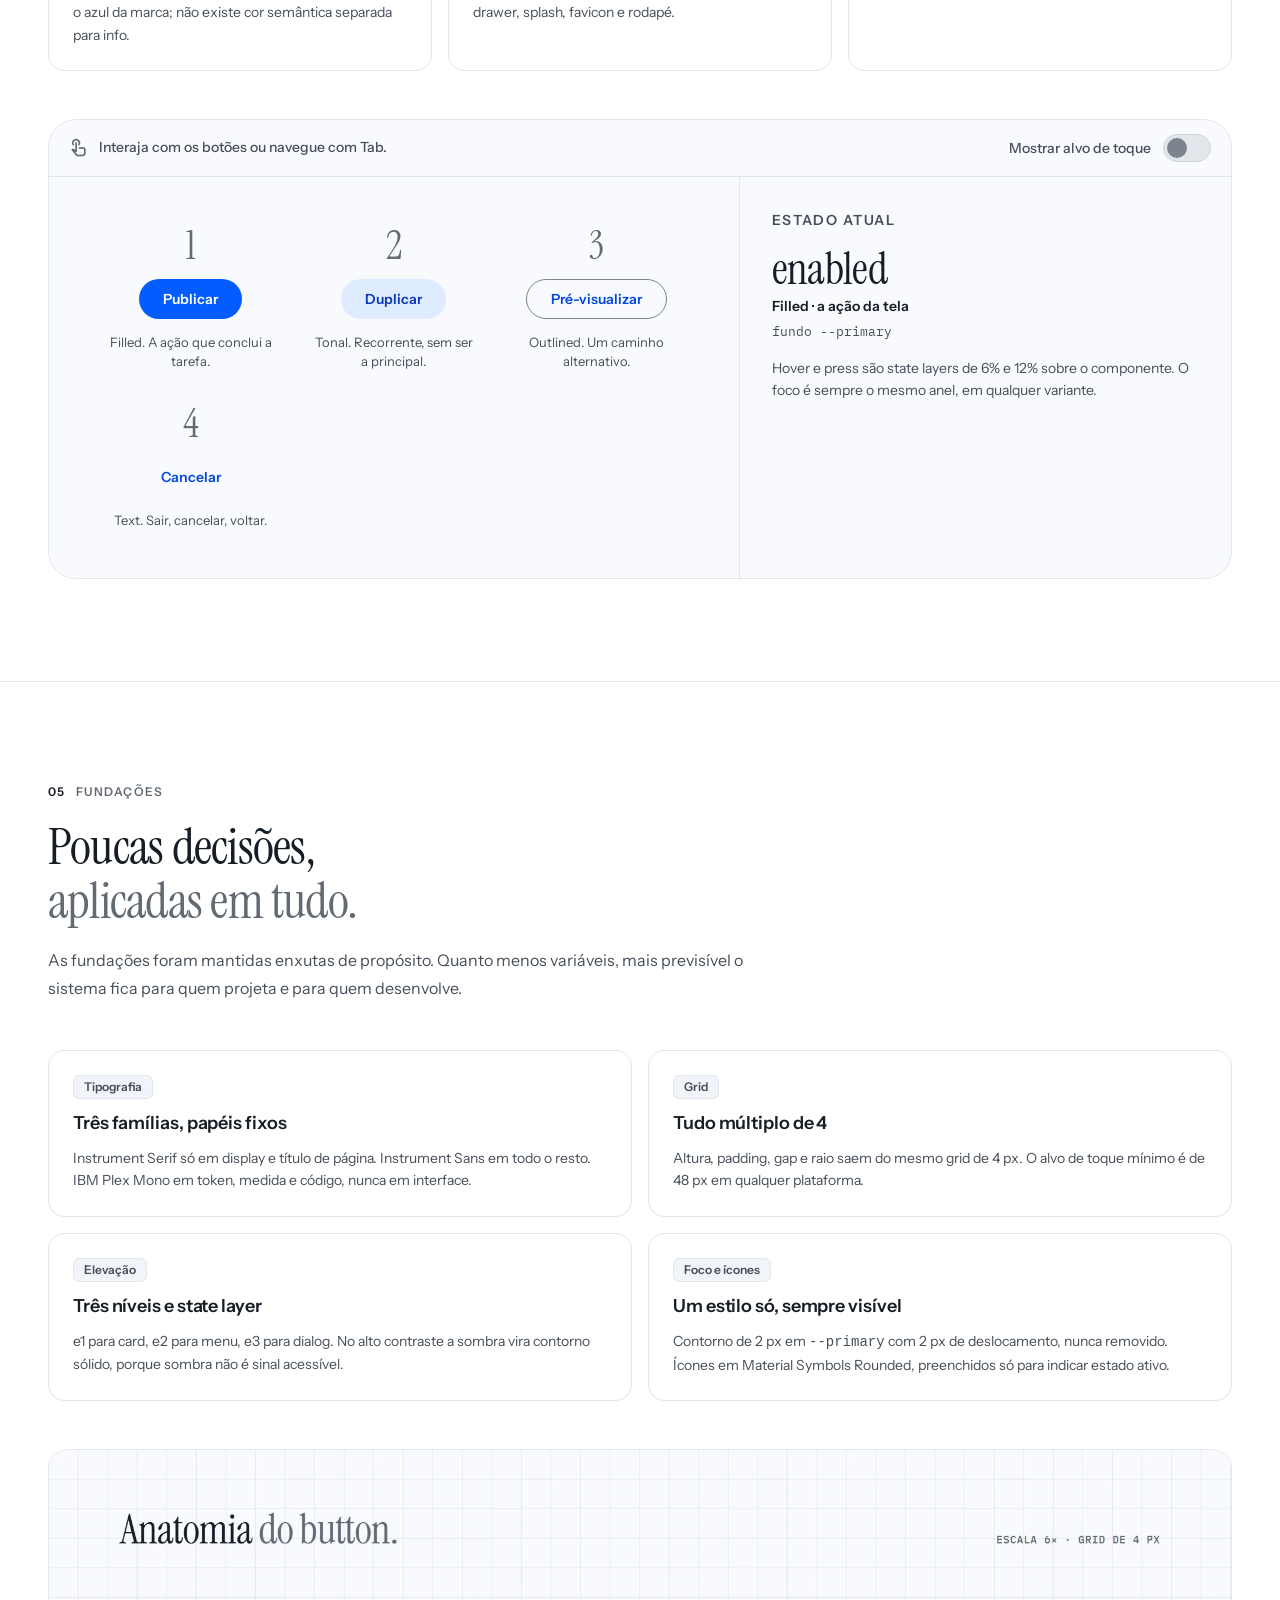
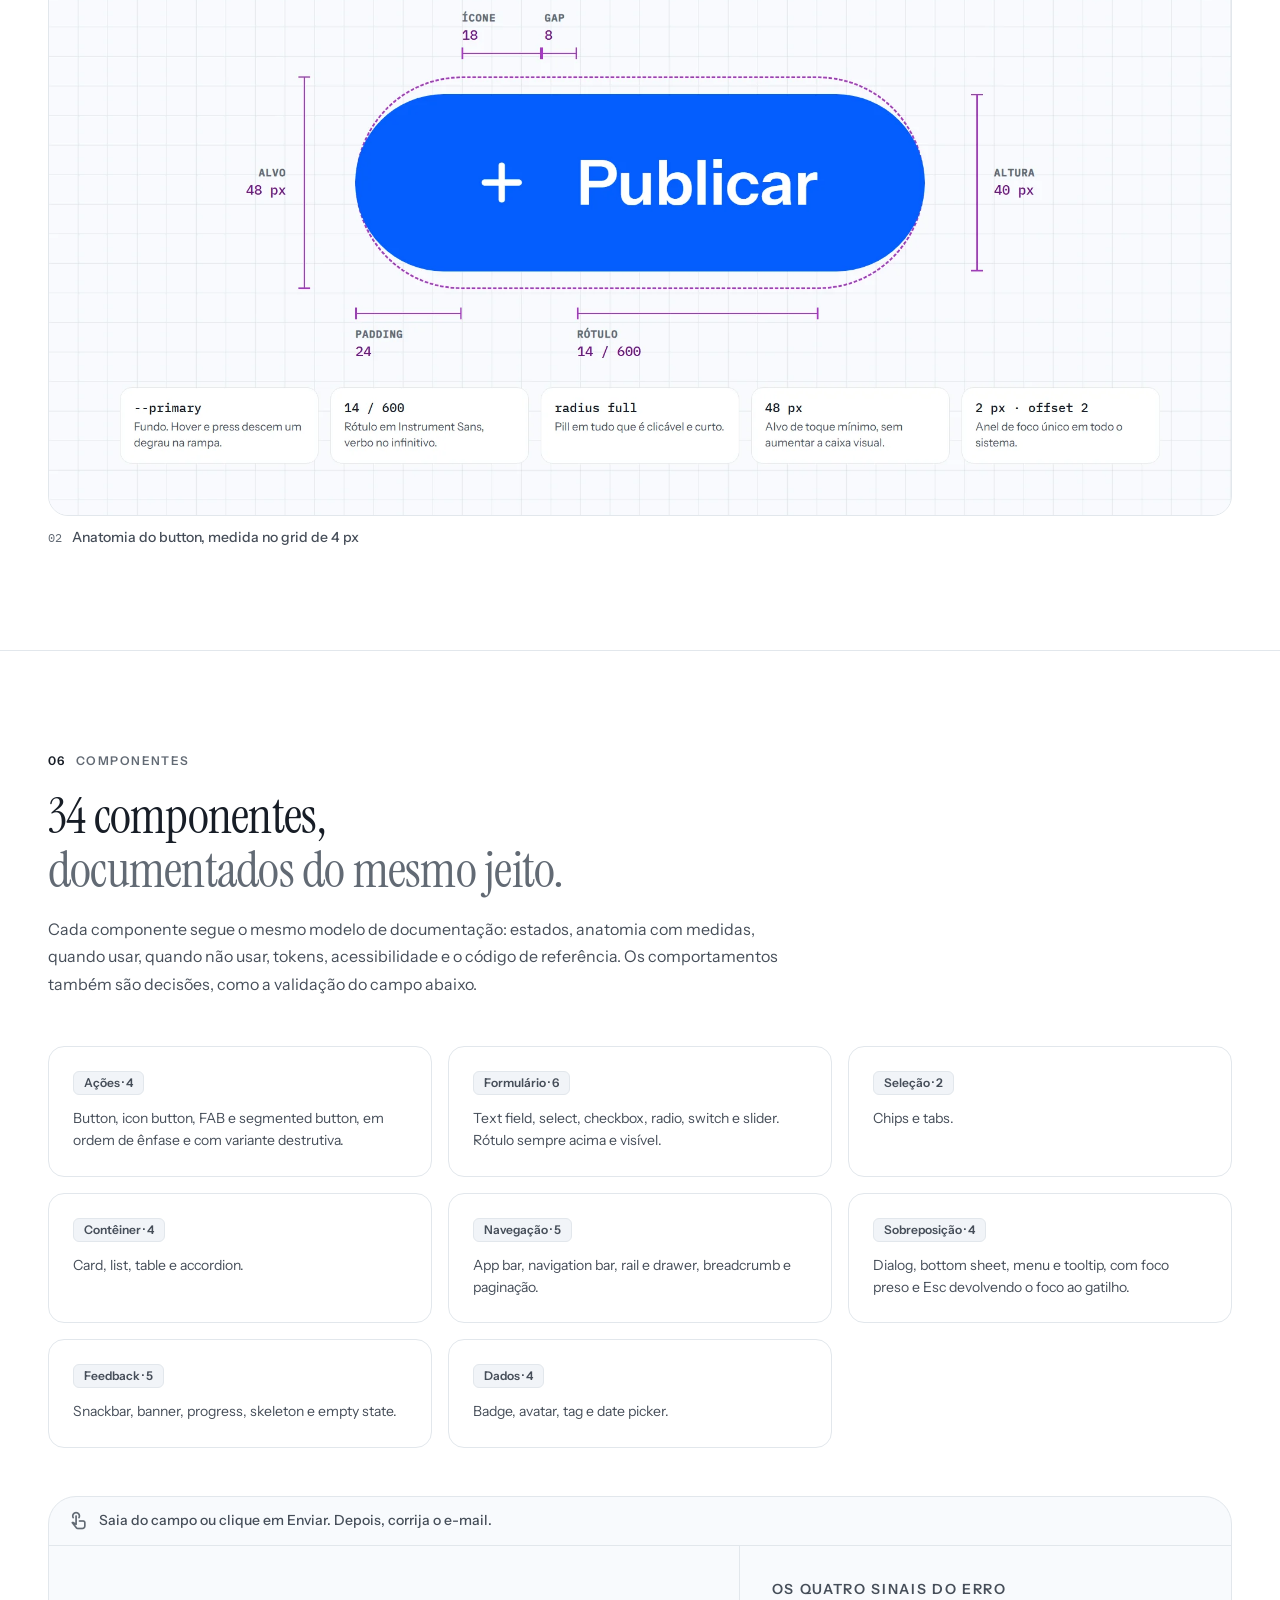
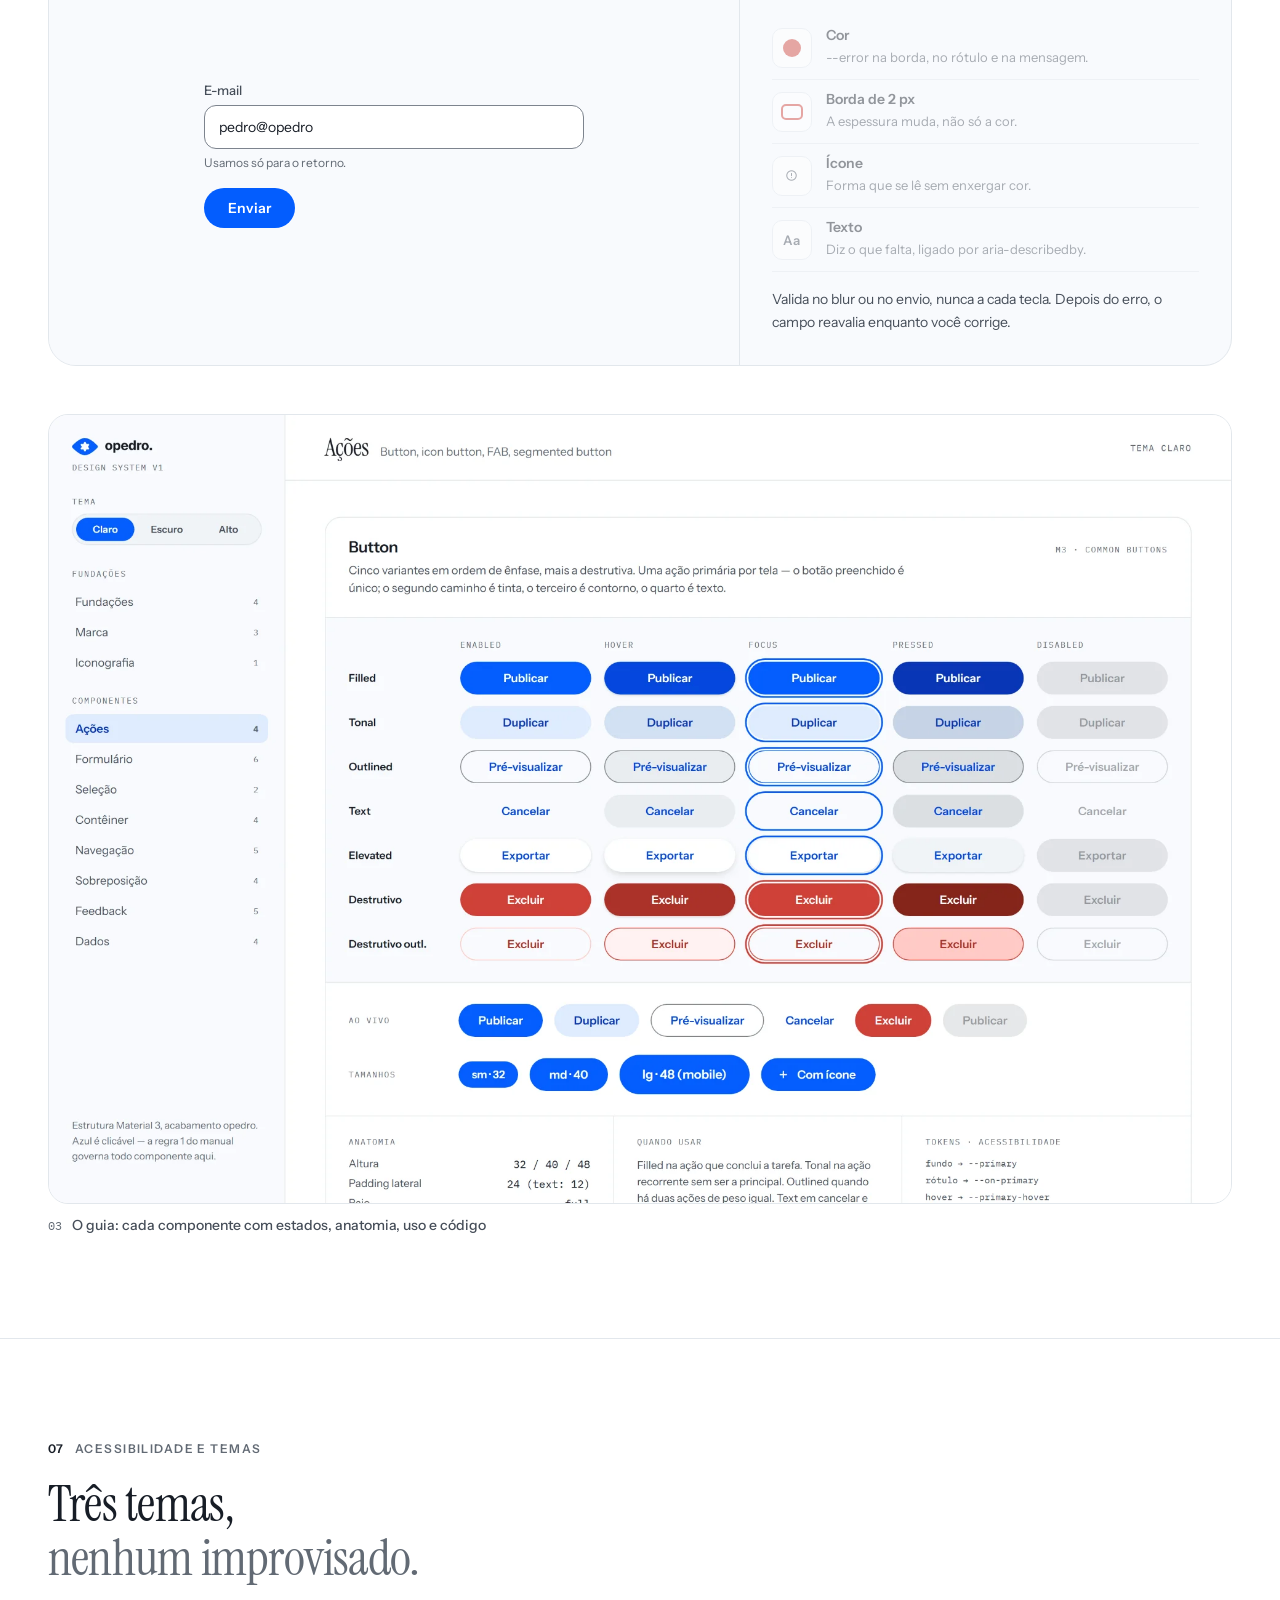
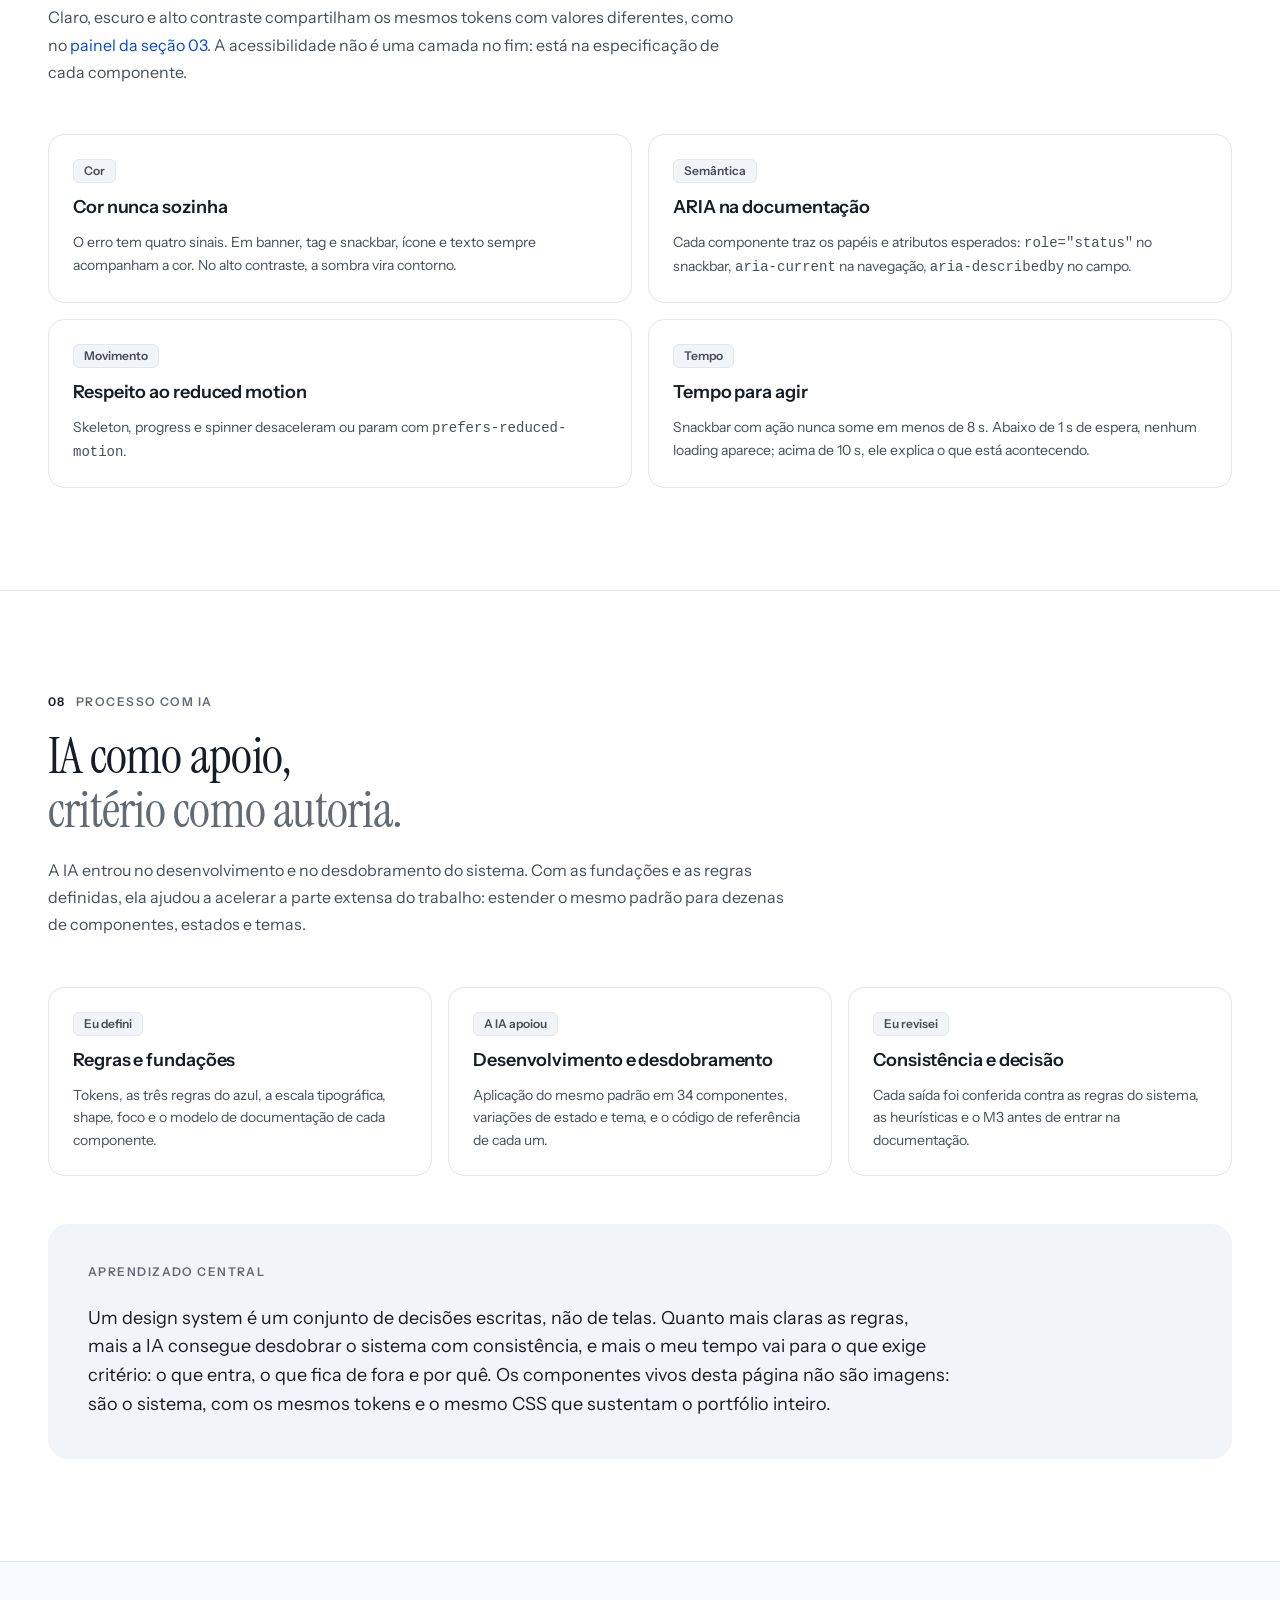
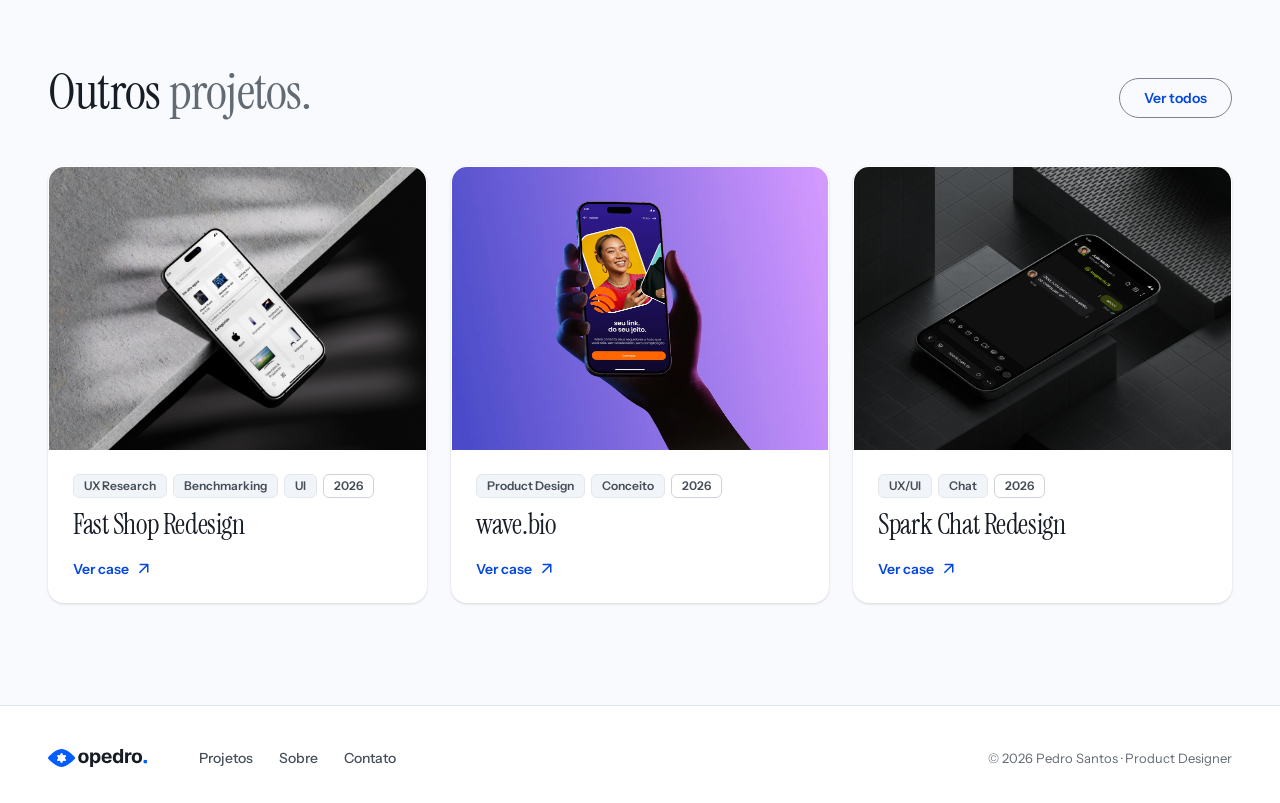
<file: designsystem.html>
<!DOCTYPE html>
<html lang="pt-BR" data-theme="light">
<head>
<meta charset="UTF-8">
<meta name="viewport" content="width=device-width, initial-scale=1">
<title>Design System opedro. · opedro.</title>
<meta name="description" content="Design system autoral construído a partir do manual de marca, com Material Design 3 como referência, heurísticas de usabilidade e boas práticas de sistemas — e IA como apoio no desenvolvimento e desdobramento.">
<meta name="theme-color" content="#FFFFFF">
<link rel="icon" href="assets/favicon.svg" type="image/svg+xml">
<link rel="icon" href="assets/favicon-32.png" type="image/png" sizes="32x32">
<link rel="apple-touch-icon" href="assets/apple-touch-icon.png">
<link rel="preconnect" href="https://fonts.googleapis.com">
<link rel="preconnect" href="https://fonts.gstatic.com" crossorigin>
<link rel="stylesheet" href="https://fonts.googleapis.com/css2?family=Instrument+Sans:wght@400;500;600;700&family=Instrument+Serif&family=IBM+Plex+Mono:wght@400;500&display=swap">
<link rel="stylesheet" href="https://fonts.googleapis.com/css2?family=Material+Symbols+Rounded:opsz,wght,FILL,GRAD@20..48,400,0..1,0&display=block">
<link rel="stylesheet" href="assets/css/tokens.css">
<link rel="stylesheet" href="assets/css/components.css">
<link rel="stylesheet" href="assets/css/site.css">
<link rel="stylesheet" href="assets/css/playground.css">
</head>
<body>
<a class="skip" href="#main">Pular para o conteúdo</a>
<header class="appbar">
  <div class="container appbar__inner">
    <a class="appbar__brand" href="index.html" aria-label="opedro. — início"><img src="assets/logo/lockup-ui.svg" alt="opedro." width="121" height="22"></a>
    <nav class="appbar__links" aria-label="Principal">
      <a href="index.html#projetos">Projetos</a>
      <a href="index.html#sobre">Sobre</a>
      <a href="index.html#como-trabalho">Como trabalho</a>
      <a href="index.html#contato">Contato</a>
    </nav>
    <a class="btn btn--tonal btn--sm appbar__cta" href="https://www.linkedin.com/in/opedro-designer" target="_blank" rel="noopener">Vamos conversar</a>
    <button class="icon-btn appbar__menu" aria-label="Abrir menu" aria-expanded="false" aria-controls="mobile-menu"><span class="icon" aria-hidden="true">menu</span></button>
  </div>
</header>
<nav class="mobile-menu" id="mobile-menu" aria-label="Menu" hidden>
  <a href="index.html#projetos">Projetos</a>
  <a href="index.html#sobre">Sobre</a>
  <a href="index.html#como-trabalho">Como trabalho</a>
  <a href="index.html#contato">Contato</a>
</nav>

<main id="main" class="case">

<section class="case-hero">
  <div class="container">
    <a class="btn btn--text case-hero__back" href="index.html#projetos"><span class="icon" aria-hidden="true">arrow_back</span>Todos os projetos</a>
    <div class="case-cover">
      <div class="case-cover__copy">
        <p class="overline">opedro. &#183; Design System &#183; 2026</p>
        <h1 class="display display--l">Design<br><span>System.</span></h1>
        <p class="lede">Um sistema construído por mim a partir do meu manual de marca, com <strong>estrutura Material&nbsp;3 e acabamento opedro.</strong> Tokens, fundações e 34 componentes documentados em três temas.</p>
        <div class="case-cover__tags"><span class="tag">Design System</span><span class="tag">Material 3</span><span class="tag">Acessibilidade</span><span class="tag">2026</span></div>
      </div>
      <div class="case-cover__media"><img src="assets/img/designsystem-cover.webp" alt="" width="1600" height="1200" fetchpriority="high"></div>
    </div>
  </div>
</section>


<!-- CONTEXTO -->
<section class="case-meta" aria-label="Sobre o projeto">
  <div class="container">
    <div class="meta-grid">
      <div class="card">
        <p class="overline">Meu papel</p>
        <h3 class="card__title card__title--lg">Designer do sistema</h3>
        <p>Da tradução do manual de marca em tokens até a especificação e documentação de cada componente.</p>
      </div>
      <div class="card">
        <p class="overline">Referência</p>
        <h3 class="card__title card__title--lg">Material Design 3</h3>
        <p>Taxonomia de tokens, anatomia e comportamento de componentes do M3 como base estrutural.</p>
      </div>
      <div class="card">
        <p class="overline">Apoio</p>
        <h3 class="card__title card__title--lg">IA no processo</h3>
        <p>Usada no desenvolvimento e no desdobramento do sistema. As regras, os critérios e a revisão final foram meus.</p>
      </div>
    </div>
  </div>
</section>

<!-- PONTO DE PARTIDA -->
<section class="case-section">
  <div class="container">
    <header class="section-head reveal">
      <p class="overline"><span class="num">01</span>Ponto de partida</p>
      <h2 class="section-title">Uma marca pronta,<br><span class="dim">sem camada de interface.</span></h2>
      <div class="prose">
      <p>O manual de marca pessoal já definia posicionamento, cor, tipografia e tom de voz. Mas marca não é interface: faltava transformar essas decisões em algo que se aplica a um botão, a um campo de formulário ou a um estado de erro, e que continua coerente no tema escuro e no alto contraste.</p>
      <p>O objetivo foi construir esse sistema com conhecimento das <strong>heurísticas de usabilidade, das regras e das boas práticas</strong> de desenvolvimento de um design system, tendo o <strong>Material Design</strong> como referência e contando com <strong>apoio de IA</strong> no desenvolvimento e no desdobramento.</p>
    </div>
    </header>

    <div class="stats reveal">
      <div class="stat">
        <div class="stat__num">34</div>
        <div class="stat__label">Componentes</div>
        <div class="stat__source">Em 8 grupos, com estados e código</div>
      </div>
      <div class="stat">
        <div class="stat__num">3</div>
        <div class="stat__label">Temas</div>
        <div class="stat__source">Claro, escuro e alto contraste</div>
      </div>
      <div class="stat">
        <div class="stat__num">4px</div>
        <div class="stat__label">Grid base</div>
        <div class="stat__source">Toda medida é múltipla de 4</div>
      </div>
      <div class="stat">
        <div class="stat__num">5,25:1</div>
        <div class="stat__label">Contraste do azul</div>
        <div class="stat__source">#035DFE com texto branco · AA</div>
      </div>
    </div>
  </div>
</section>

<!-- BASE -->
<section class="case-section">
  <div class="container">
    <header class="section-head reveal">
      <p class="overline"><span class="num">02</span>Base</p>
      <h2 class="section-title">Heurísticas, regras<br><span class="dim">e uma referência sólida.</span></h2>
      <div class="prose">
      <p>Nenhuma decisão do sistema é só estética. Cada regra se apoia em um princípio de usabilidade ou em uma boa prática consolidada de design systems, e o Material Design 3 serviu de esqueleto para não reinventar o que já funciona.</p>
    </div>
    </header>

    <div class="card-grid card-grid--3 reveal">
      <div class="card">
        <span class="tag tag--draft">Heurísticas</span>
        <h3 class="card__title card__title--lg">Usabilidade como critério</h3>
        <p>Consistência e padrões, prevenção de erros, visibilidade do status e reconhecimento em vez de memorização guiam o comportamento de cada componente, do rótulo sempre visível no campo ao verbo repetido no botão do dialog.</p>
      </div>
      <div class="card">
        <span class="tag tag--draft">Boas práticas</span>
        <h3 class="card__title card__title--lg">Regras de sistema</h3>
        <p>Tokens semânticos e nenhum hexadecimal direto em componente, grid de 4&nbsp;px, alvo de toque de 48&nbsp;px, um único estilo de foco e uma única biblioteca de ícones.</p>
      </div>
      <div class="card">
        <span class="tag tag--draft">Referência</span>
        <h3 class="card__title card__title--lg">Material Design 3</h3>
        <p>Nomes de tokens na taxonomia M3, state layers de hover e press, elevação em três níveis e anatomia dos componentes. A estrutura é M3; o acabamento é opedro.</p>
      </div>
    </div>
  </div>
</section>

<!-- DA MARCA AO SISTEMA -->
<section class="case-section">
  <div class="container">
    <header class="section-head reveal">
      <p class="overline"><span class="num">03</span>Da marca ao sistema</p>
      <h2 class="section-title">Nomes do M3,<br><span class="dim">valores do manual.</span></h2>
      <div class="prose">
      <p>Os tokens de cor usam a nomenclatura do Material 3 (<code>--primary</code>, <code>--surface</code>, <code>--on-surface</code>), mas os valores vêm das rampas do manual de marca. Cada token muda com o tema, e o componente nunca sabe qual hexadecimal está usando.</p>
    </div>
    </header>

    <figure class="shot reveal">
      <button class="shot__frame" type="button" aria-label="Ampliar: da marca à interface"><img src="assets/img/ds-marca-token.webp" alt="Três etapas: o Azul opedro #035DFE do manual de marca vira o token --primary, com valores para claro, escuro e alto contraste, e o token vira o fundo e o anel de foco do botão Publicar" width="2000" height="1125" loading="lazy"><span class="shot__zoom" aria-hidden="true"><span class="icon icon--20">open_in_full</span></span></button>
      <figcaption><span class="n">01</span>Manual, token e componente: o caminho de uma cor</figcaption>
    </figure>

    <div class="demo reveal">
      <div class="demo__bar">
        <p class="demo__hint"><span class="icon" aria-hidden="true">touch_app</span>Experimente: troque o tema e veja os tokens mudarem.</p>
        <div class="seg" id="theme-seg" role="radiogroup" aria-label="Tema da demonstração">
          <button type="button" role="radio" aria-checked="true" tabindex="0" data-value="light"><span class="icon" aria-hidden="true">check</span>Claro</button>
          <button type="button" role="radio" aria-checked="false" tabindex="-1" data-value="dark"><span class="icon" aria-hidden="true">check</span>Escuro</button>
          <button type="button" role="radio" aria-checked="false" tabindex="-1" data-value="hc" aria-label="Alto contraste"><span class="icon" aria-hidden="true">check</span>Alto<span class="seg__more">&nbsp;contraste</span></button>
        </div>
      </div>
      <div class="demo__body">
        <div class="demo__stage" id="theme-stage" data-theme="light">
          <div class="card mini">
            <div class="mini__head"><span class="overline">Protótipo</span><span class="tag tag--success">Estável</span></div>
            <h3 class="mini__title">Publicar protótipo</h3>
            <p>Revise antes de compartilhar com o time.</p>
            <div class="field">
              <label for="t-link">Nome do link</label>
              <div class="field__control"><input id="t-link" type="text" value="opedro-ds-v1" aria-describedby="t-link-help"></div>
              <span class="field__help" id="t-link-help">Aparece no endereço público.</span>
            </div>
            <div class="mini__row"><span id="t-notify">Avisar quando alguém comentar</span><button class="switch" type="button" role="switch" aria-checked="true" aria-labelledby="t-notify"></button></div>
            <div class="banner banner--info"><span class="icon" aria-hidden="true">info</span><p>Três pessoas já têm acesso a este link.</p></div>
            <div class="mini__actions"><button class="btn btn--text" type="button">Cancelar</button><button class="btn btn--filled" type="button" data-publish>Publicar</button></div>
          </div>
          <div class="snackbar" role="status" hidden>Protótipo publicado. <button type="button">Desfazer</button></div>
        </div>
        <div class="demo__aside">
          <p class="overline">Tokens em uso</p>
          <ul class="toks">
            <li class="tok" data-token="--primary"><span class="tok__sw" aria-hidden="true"></span><span class="tok__name">--primary</span><span class="tok__val"></span></li>
            <li class="tok" data-token="--primary-container"><span class="tok__sw" aria-hidden="true"></span><span class="tok__name">--primary-container</span><span class="tok__val"></span></li>
            <li class="tok" data-token="--surface"><span class="tok__sw" aria-hidden="true"></span><span class="tok__name">--surface</span><span class="tok__val"></span></li>
            <li class="tok" data-token="--on-surface"><span class="tok__sw" aria-hidden="true"></span><span class="tok__name">--on-surface</span><span class="tok__val"></span></li>
            <li class="tok" data-token="--success-container"><span class="tok__sw" aria-hidden="true"></span><span class="tok__name">--success-container</span><span class="tok__val"></span></li>
          </ul>
          <p>Nenhuma linha do componente muda entre os temas. Só o valor de cada token por baixo dele.</p>
        </div>
      </div>
    </div>
  </div>
</section>

<!-- REGRAS DO AZUL -->
<section class="case-section">
  <div class="container">
    <header class="section-head reveal">
      <p class="overline"><span class="num">04</span>As regras do azul</p>
      <h2 class="section-title">Uma cor,<br><span class="dim">três regras.</span></h2>
      <div class="prose">
      <p>A disciplina do azul veio direto do manual e governa todo componente do sistema.</p>
    </div>
    </header>

    <div class="card-grid card-grid--3 reveal">
      <div class="card">
        <span class="tag tag--draft">Regra 1</span>
        <h3 class="card__title card__title--lg">Azul é clicável</h3>
        <p>Se está azul, algo acontece quando você toca. Sem título azul, sem ícone azul decorativo. Informação usa o azul da marca; não existe cor semântica separada para info.</p>
      </div>
      <div class="card">
        <span class="tag tag--draft">Regra 2</span>
        <h3 class="card__title card__title--lg">O símbolo é a exceção</h3>
        <p>A marca usa o mesmo azul e não é clicável. Por isso só aparece onde é inequivocamente marca: app bar, drawer, splash, favicon e rodapé.</p>
      </div>
      <div class="card">
        <span class="tag tag--draft">Regra 3</span>
        <h3 class="card__title card__title--lg">Uma ação primária por tela</h3>
        <p>O botão preenchido é único. O segundo caminho é tonal, o terceiro é contorno e o quarto é texto.</p>
      </div>
    </div>

    <div class="demo reveal">
      <div class="demo__bar">
        <p class="demo__hint"><span class="icon" aria-hidden="true">touch_app</span>Interaja com os botões ou navegue com Tab.</p>
        <label class="demo__label" id="targets-label">Mostrar alvo de toque <button class="switch" id="targets-switch" type="button" role="switch" aria-checked="false" aria-labelledby="targets-label"></button></label>
      </div>
      <div class="demo__body">
        <div class="demo__stage demo__stage--short">
          <div class="ranks" id="btn-stage">
            <div class="rank"><span class="rank__n" aria-hidden="true">1</span><button class="btn btn--filled" type="button" data-variant="filled" data-label="Filled · a ação da tela">Publicar</button><p>Filled. A ação que conclui a tarefa.</p></div>
            <div class="rank"><span class="rank__n" aria-hidden="true">2</span><button class="btn btn--tonal" type="button" data-variant="tonal" data-label="Tonal · ação recorrente">Duplicar</button><p>Tonal. Recorrente, sem ser a principal.</p></div>
            <div class="rank"><span class="rank__n" aria-hidden="true">3</span><button class="btn btn--outlined" type="button" data-variant="outlined" data-label="Outlined · caminho alternativo">Pré-visualizar</button><p>Outlined. Um caminho alternativo.</p></div>
            <div class="rank"><span class="rank__n" aria-hidden="true">4</span><button class="btn btn--text" type="button" data-variant="text" data-label="Text · sair ou cancelar">Cancelar</button><p>Text. Sair, cancelar, voltar.</p></div>
          </div>
        </div>
        <div class="demo__aside">
          <p class="overline">Estado atual</p>
          <div class="state">
            <span class="state__name" id="state-name">enabled</span>
            <span class="state__variant" id="state-variant">Filled · a ação da tela</span>
            <span class="state__token" id="state-token">fundo --primary</span>
          </div>
          <p>Hover e press são state layers de 6% e 12% sobre o componente. O foco é sempre o mesmo anel, em qualquer variante.</p>
        </div>
      </div>
    </div>
  </div>
</section>

<!-- FUNDAÇÕES -->
<section class="case-section">
  <div class="container">
    <header class="section-head reveal">
      <p class="overline"><span class="num">05</span>Fundações</p>
      <h2 class="section-title">Poucas decisões,<br><span class="dim">aplicadas em tudo.</span></h2>
      <div class="prose">
      <p>As fundações foram mantidas enxutas de propósito. Quanto menos variáveis, mais previsível o sistema fica para quem projeta e para quem desenvolve.</p>
    </div>
    </header>

    <div class="card-grid reveal">
      <div class="card">
        <span class="tag tag--draft">Tipografia</span>
        <h3 class="card__title card__title--lg">Três famílias, papéis fixos</h3>
        <p>Instrument Serif só em display e título de página. Instrument Sans em todo o resto. IBM Plex Mono em token, medida e código, nunca em interface.</p>
      </div>
      <div class="card">
        <span class="tag tag--draft">Grid</span>
        <h3 class="card__title card__title--lg">Tudo múltiplo de 4</h3>
        <p>Altura, padding, gap e raio saem do mesmo grid de 4&nbsp;px. O alvo de toque mínimo é de 48&nbsp;px em qualquer plataforma.</p>
      </div>
      <div class="card">
        <span class="tag tag--draft">Elevação</span>
        <h3 class="card__title card__title--lg">Três níveis e state layer</h3>
        <p>e1 para card, e2 para menu, e3 para dialog. No alto contraste a sombra vira contorno sólido, porque sombra não é sinal acessível.</p>
      </div>
      <div class="card">
        <span class="tag tag--draft">Foco e ícones</span>
        <h3 class="card__title card__title--lg">Um estilo só, sempre visível</h3>
        <p>Contorno de 2&nbsp;px em <code>--primary</code> com 2&nbsp;px de deslocamento, nunca removido. Ícones em Material Symbols Rounded, preenchidos só para indicar estado ativo.</p>
      </div>
    </div>

    <figure class="shot reveal">
      <button class="shot__frame" type="button" aria-label="Ampliar: anatomia do button"><img src="assets/img/ds-anatomia-botao.webp" alt="Botão Publicar ampliado seis vezes com as medidas: altura 40 px, alvo de toque 48 px, padding 24, ícone 18, gap 8 e rótulo 14/600" width="2000" height="1125" loading="lazy"><span class="shot__zoom" aria-hidden="true"><span class="icon icon--20">open_in_full</span></span></button>
      <figcaption><span class="n">02</span>Anatomia do button, medida no grid de 4 px</figcaption>
    </figure>
  </div>
</section>

<!-- COMPONENTES -->
<section class="case-section">
  <div class="container">
    <header class="section-head reveal">
      <p class="overline"><span class="num">06</span>Componentes</p>
      <h2 class="section-title">34 componentes,<br><span class="dim">documentados do mesmo jeito.</span></h2>
      <div class="prose">
      <p>Cada componente segue o mesmo modelo de documentação: estados, anatomia com medidas, quando usar, quando não usar, tokens, acessibilidade e o código de referência. Os comportamentos também são decisões, como a validação do campo abaixo.</p>
    </div>
    </header>

    <div class="card-grid card-grid--3 reveal">
      <div class="card">
        <span class="tag tag--draft">Ações · 4</span>
        <p>Button, icon button, FAB e segmented button, em ordem de ênfase e com variante destrutiva.</p>
      </div>
      <div class="card">
        <span class="tag tag--draft">Formulário · 6</span>
        <p>Text field, select, checkbox, radio, switch e slider. Rótulo sempre acima e visível.</p>
      </div>
      <div class="card">
        <span class="tag tag--draft">Seleção · 2</span>
        <p>Chips e tabs.</p>
      </div>
      <div class="card">
        <span class="tag tag--draft">Contêiner · 4</span>
        <p>Card, list, table e accordion.</p>
      </div>
      <div class="card">
        <span class="tag tag--draft">Navegação · 5</span>
        <p>App bar, navigation bar, rail e drawer, breadcrumb e paginação.</p>
      </div>
      <div class="card">
        <span class="tag tag--draft">Sobreposição · 4</span>
        <p>Dialog, bottom sheet, menu e tooltip, com foco preso e Esc devolvendo o foco ao gatilho.</p>
      </div>
      <div class="card">
        <span class="tag tag--draft">Feedback · 5</span>
        <p>Snackbar, banner, progress, skeleton e empty state.</p>
      </div>
      <div class="card">
        <span class="tag tag--draft">Dados · 4</span>
        <p>Badge, avatar, tag e date picker.</p>
      </div>
    </div>

    <div class="demo reveal">
      <div class="demo__bar">
        <p class="demo__hint"><span class="icon" aria-hidden="true">touch_app</span>Saia do campo ou clique em Enviar. Depois, corrija o e-mail.</p>
      </div>
      <div class="demo__body">
        <div class="demo__stage demo__stage--short">
          <form class="form-demo" id="email-form" novalidate>
            <div class="field">
              <label for="email">E-mail</label>
              <div class="field__control">
                <input id="email" type="text" inputmode="email" value="pedro@opedro" autocomplete="off" spellcheck="false" aria-describedby="email-help" aria-invalid="false">
                <span class="icon field__status" aria-hidden="true" hidden>check</span>
              </div>
              <span class="field__help" id="email-help" aria-live="polite">Usamos só para o retorno.</span>
            </div>
            <button class="btn btn--filled" type="submit">Enviar</button>
          </form>
        </div>
        <div class="demo__aside">
          <p class="overline">Os quatro sinais do erro</p>
          <ul class="signals">
            <li class="sig"><span class="sig__mark sig__mark--color" aria-hidden="true"><i></i></span><div><strong>Cor</strong><span>--error na borda, no rótulo e na mensagem.</span></div></li>
            <li class="sig"><span class="sig__mark sig__mark--border" aria-hidden="true"><i></i></span><div><strong>Borda de 2 px</strong><span>A espessura muda, não só a cor.</span></div></li>
            <li class="sig"><span class="sig__mark" aria-hidden="true"><span class="icon icon--20">error</span></span><div><strong>Ícone</strong><span>Forma que se lê sem enxergar cor.</span></div></li>
            <li class="sig"><span class="sig__mark sig__mark--text" aria-hidden="true">Aa</span><div><strong>Texto</strong><span>Diz o que falta, ligado por aria-describedby.</span></div></li>
          </ul>
          <p>Valida no blur ou no envio, nunca a cada tecla. Depois do erro, o campo reavalia enquanto você corrige.</p>
        </div>
      </div>
    </div>

    <figure class="shot reveal">
      <button class="shot__frame" type="button" aria-label="Ampliar: a documentação do button no guia"><img src="assets/img/ds-acoes.webp" alt="Página de Ações do guia do design system, com a matriz de variantes do botão em cada estado" width="1920" height="1280" loading="lazy"><span class="shot__zoom" aria-hidden="true"><span class="icon icon--20">open_in_full</span></span></button>
      <figcaption><span class="n">03</span>O guia: cada componente com estados, anatomia, uso e código</figcaption>
    </figure>
  </div>
</section>

<!-- ACESSIBILIDADE -->
<section class="case-section">
  <div class="container">
    <header class="section-head reveal">
      <p class="overline"><span class="num">07</span>Acessibilidade e temas</p>
      <h2 class="section-title">Três temas,<br><span class="dim">nenhum improvisado.</span></h2>
      <div class="prose">
      <p>Claro, escuro e alto contraste compartilham os mesmos tokens com valores diferentes, como no <a href="#theme-seg">painel da seção 03</a>. A acessibilidade não é uma camada no fim: está na especificação de cada componente.</p>
    </div>
    </header>

    <div class="card-grid reveal">
      <div class="card">
        <span class="tag tag--draft">Cor</span>
        <h3 class="card__title card__title--lg">Cor nunca sozinha</h3>
        <p>O erro tem quatro sinais. Em banner, tag e snackbar, ícone e texto sempre acompanham a cor. No alto contraste, a sombra vira contorno.</p>
      </div>
      <div class="card">
        <span class="tag tag--draft">Semântica</span>
        <h3 class="card__title card__title--lg">ARIA na documentação</h3>
        <p>Cada componente traz os papéis e atributos esperados: <code>role="status"</code> no snackbar, <code>aria-current</code> na navegação, <code>aria-describedby</code> no campo.</p>
      </div>
      <div class="card">
        <span class="tag tag--draft">Movimento</span>
        <h3 class="card__title card__title--lg">Respeito ao reduced motion</h3>
        <p>Skeleton, progress e spinner desaceleram ou param com <code>prefers-reduced-motion</code>.</p>
      </div>
      <div class="card">
        <span class="tag tag--draft">Tempo</span>
        <h3 class="card__title card__title--lg">Tempo para agir</h3>
        <p>Snackbar com ação nunca some em menos de 8&nbsp;s. Abaixo de 1&nbsp;s de espera, nenhum loading aparece; acima de 10&nbsp;s, ele explica o que está acontecendo.</p>
      </div>
    </div>
  </div>
</section>

<!-- IA -->
<section class="case-section">
  <div class="container">
    <header class="section-head reveal">
      <p class="overline"><span class="num">08</span>Processo com IA</p>
      <h2 class="section-title">IA como apoio,<br><span class="dim">critério como autoria.</span></h2>
      <div class="prose">
      <p>A IA entrou no desenvolvimento e no desdobramento do sistema. Com as fundações e as regras definidas, ela ajudou a acelerar a parte extensa do trabalho: estender o mesmo padrão para dezenas de componentes, estados e temas.</p>
    </div>
    </header>

    <div class="card-grid card-grid--3 reveal">
      <div class="card">
        <span class="tag tag--draft">Eu defini</span>
        <h3 class="card__title card__title--lg">Regras e fundações</h3>
        <p>Tokens, as três regras do azul, a escala tipográfica, shape, foco e o modelo de documentação de cada componente.</p>
      </div>
      <div class="card">
        <span class="tag tag--draft">A IA apoiou</span>
        <h3 class="card__title card__title--lg">Desenvolvimento e desdobramento</h3>
        <p>Aplicação do mesmo padrão em 34 componentes, variações de estado e tema, e o código de referência de cada um.</p>
      </div>
      <div class="card">
        <span class="tag tag--draft">Eu revisei</span>
        <h3 class="card__title card__title--lg">Consistência e decisão</h3>
        <p>Cada saída foi conferida contra as regras do sistema, as heurísticas e o M3 antes de entrar na documentação.</p>
      </div>
    </div>

    <div class="quote-block reveal">
      <div class="overline">Aprendizado central</div>
      <div class="quote-block__body quote-block__body--single"><p>Um design system é um conjunto de decisões escritas, não de telas. Quanto mais claras as regras, mais a IA consegue desdobrar o sistema com consistência, e mais o meu tempo vai para o que exige critério: o que entra, o que fica de fora e por quê. Os componentes vivos desta página não são imagens: são o sistema, com os mesmos tokens e o mesmo CSS que sustentam o portfólio inteiro.</p></div>
    </div>
  </div>
</section>


<section class="next" aria-labelledby="next-title">
  <div class="container">
    <header class="section-head section-head--row">
      <h2 class="section-title" id="next-title">Outros <span class="dim">projetos.</span></h2>
      <a class="btn btn--outlined" href="index.html#projetos">Ver todos</a>
    </header>
    <div class="work-grid work-grid--3">
      <article class="card card--elevated card--link project reveal">
        <div class="project__media"><img src="assets/img/fastshop-cover.webp" alt="" loading="lazy" width="1200" height="900"></div>
        <div class="project__body">
          <div class="project__tags"><span class="tag tag--draft">UX Research</span><span class="tag tag--draft">Benchmarking</span><span class="tag tag--draft">UI</span><span class="tag tag--ghost">2026</span></div>
          <h3 class="project__title"><a href="fastshop.html">Fast Shop Redesign</a></h3>
          <p class="project__desc">Navegação por categorias do app reestruturada a partir de avaliação heurística e benchmarking com 5 players.</p>
          <span class="project__cta" aria-hidden="true">Ver case <span class="icon">arrow_outward</span></span>
        </div>
      </article>
      <article class="card card--elevated card--link project reveal">
        <div class="project__media"><img src="assets/img/wavebio-cover.webp" alt="" loading="lazy" width="1200" height="900"></div>
        <div class="project__body">
          <div class="project__tags"><span class="tag tag--draft">Product Design</span><span class="tag tag--draft">Conceito</span><span class="tag tag--ghost">2026</span></div>
          <h3 class="project__title"><a href="wavebio.html">wave.bio</a></h3>
          <p class="project__desc">Link in bio pensado para creators de conteúdo adulto, com proteção contra banimento desde o onboarding.</p>
          <span class="project__cta" aria-hidden="true">Ver case <span class="icon">arrow_outward</span></span>
        </div>
      </article>
      <article class="card card--elevated card--link project reveal">
        <div class="project__media"><img src="assets/img/spark-cover.webp" alt="" loading="lazy" width="1200" height="900"></div>
        <div class="project__body">
          <div class="project__tags"><span class="tag tag--draft">UX/UI</span><span class="tag tag--draft">Chat</span><span class="tag tag--ghost">2026</span></div>
          <h3 class="project__title"><a href="spark.html">Spark Chat Redesign</a></h3>
          <p class="project__desc">Chat entre creator e fã alinhado aos padrões mobile, com toolbar compacta e menos fricção no envio.</p>
          <span class="project__cta" aria-hidden="true">Ver case <span class="icon">arrow_outward</span></span>
        </div>
      </article>
    </div>
  </div>
</section>

</main>
<footer class="footer">
  <div class="container footer__inner">
    <a class="footer__brand" href="index.html" aria-label="opedro. — início"><img src="assets/logo/lockup-ui.svg" alt="opedro." width="99" height="18"></a>
    <ul class="footer__links">
      <li><a href="index.html#projetos">Projetos</a></li>
      <li><a href="index.html#sobre">Sobre</a></li>
      <li><a href="index.html#contato">Contato</a></li>
    </ul>
    <span class="footer__copy">© 2026 Pedro Santos · Product Designer</span>
  </div>
</footer>
<script src="assets/js/site.js"></script>
<script src="assets/js/playground.js"></script>
</body>
</html>
</file>
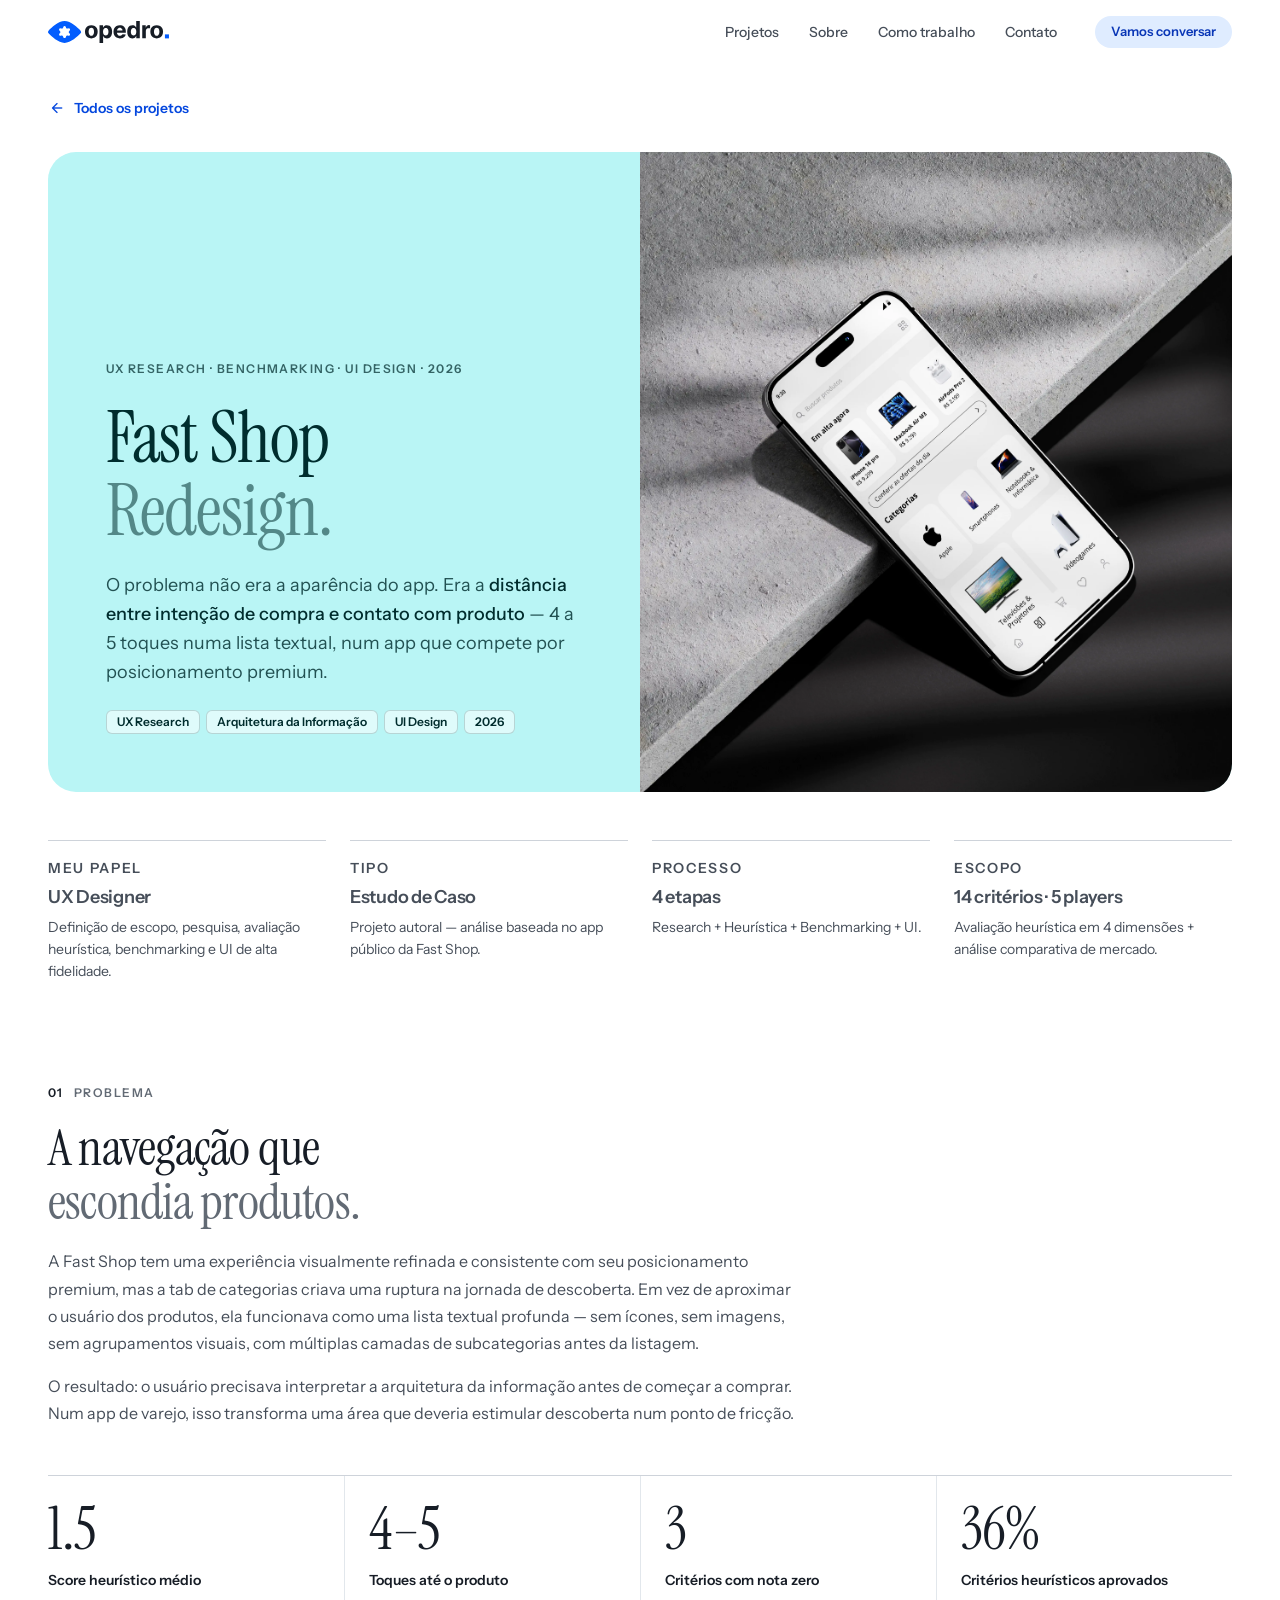
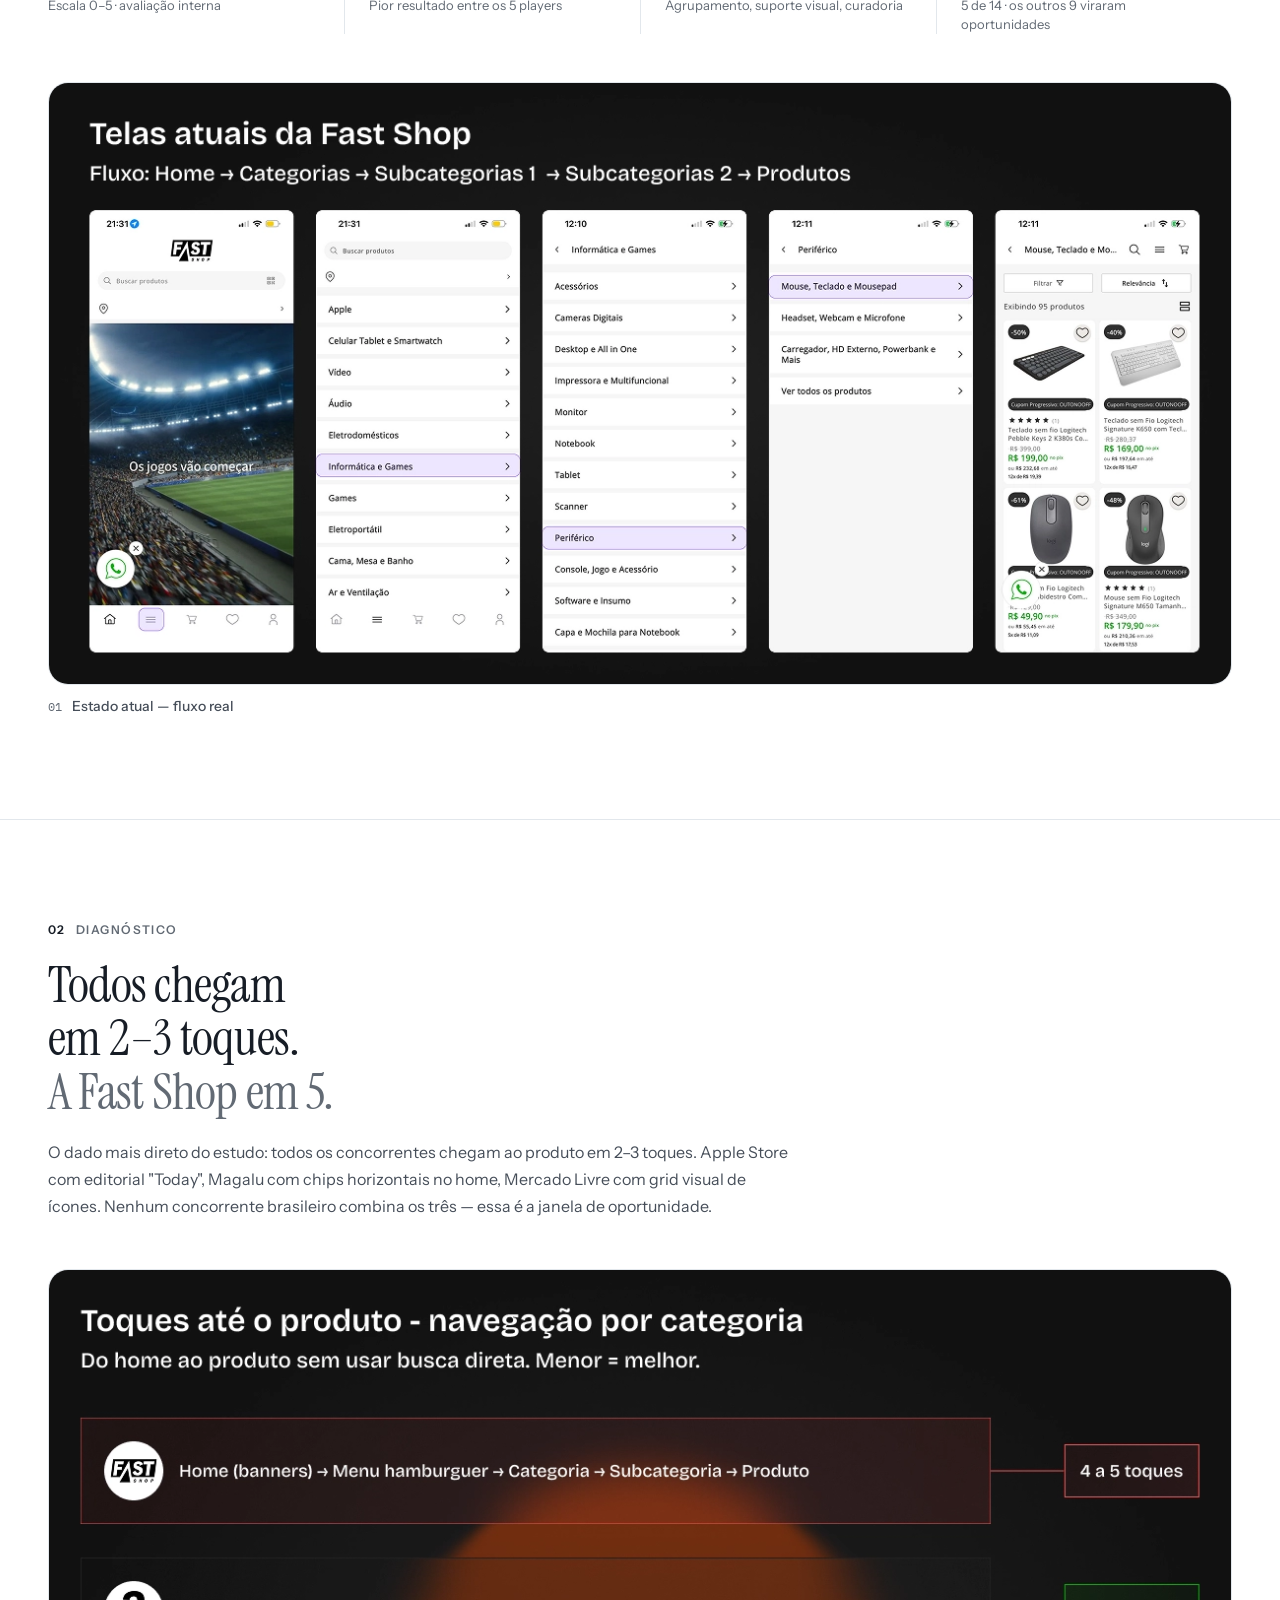
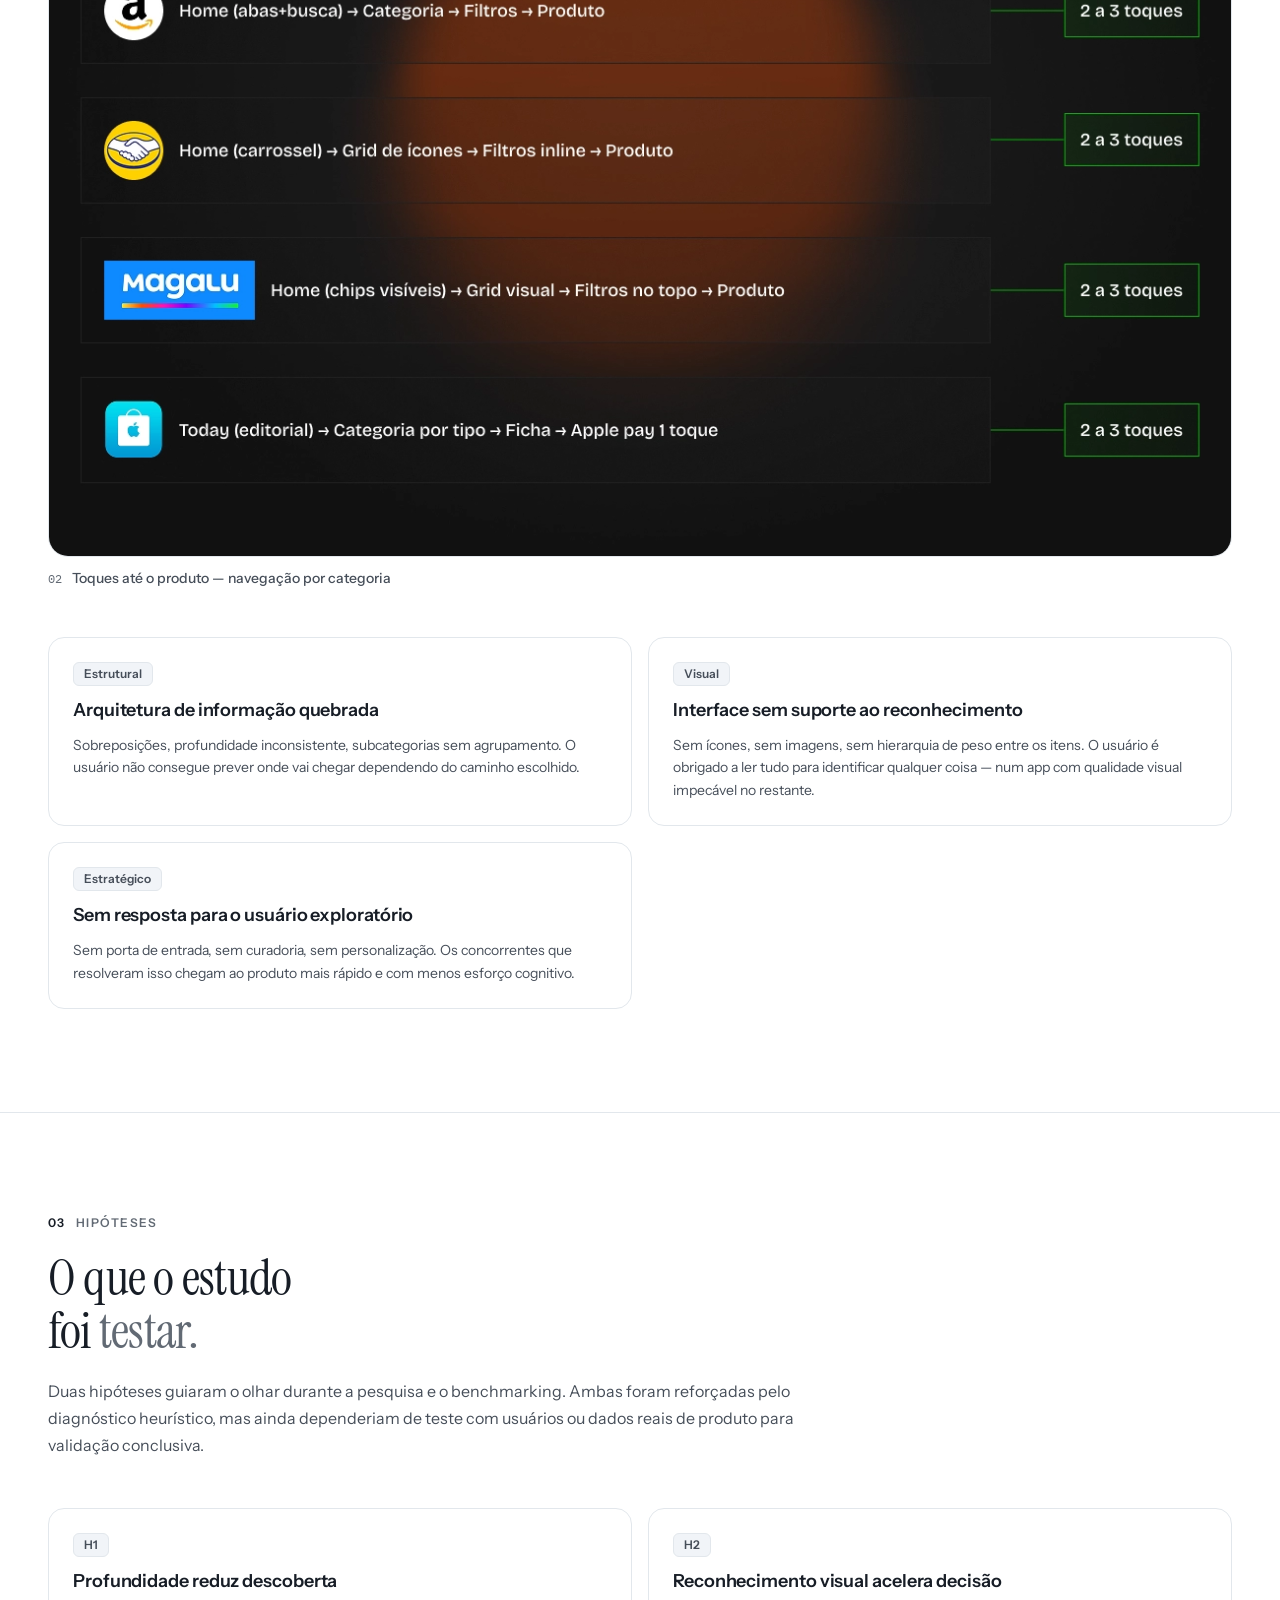
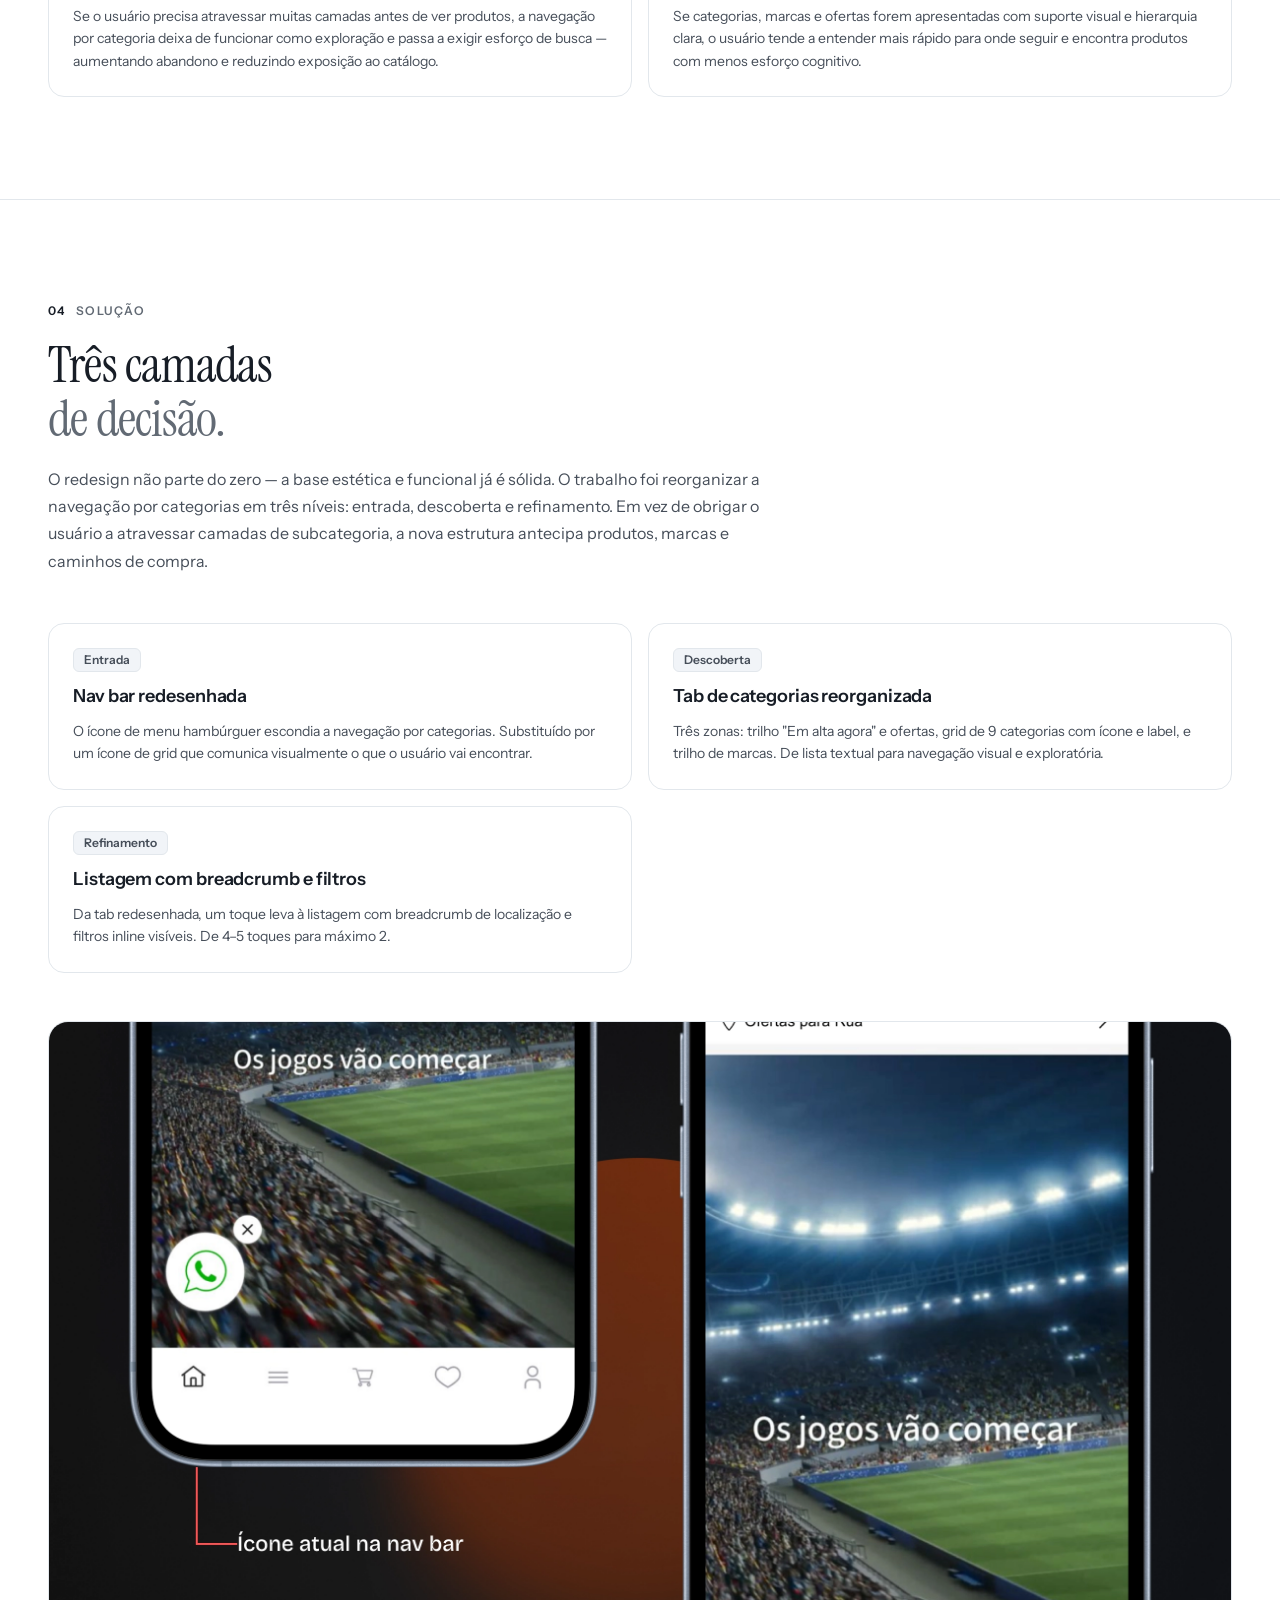
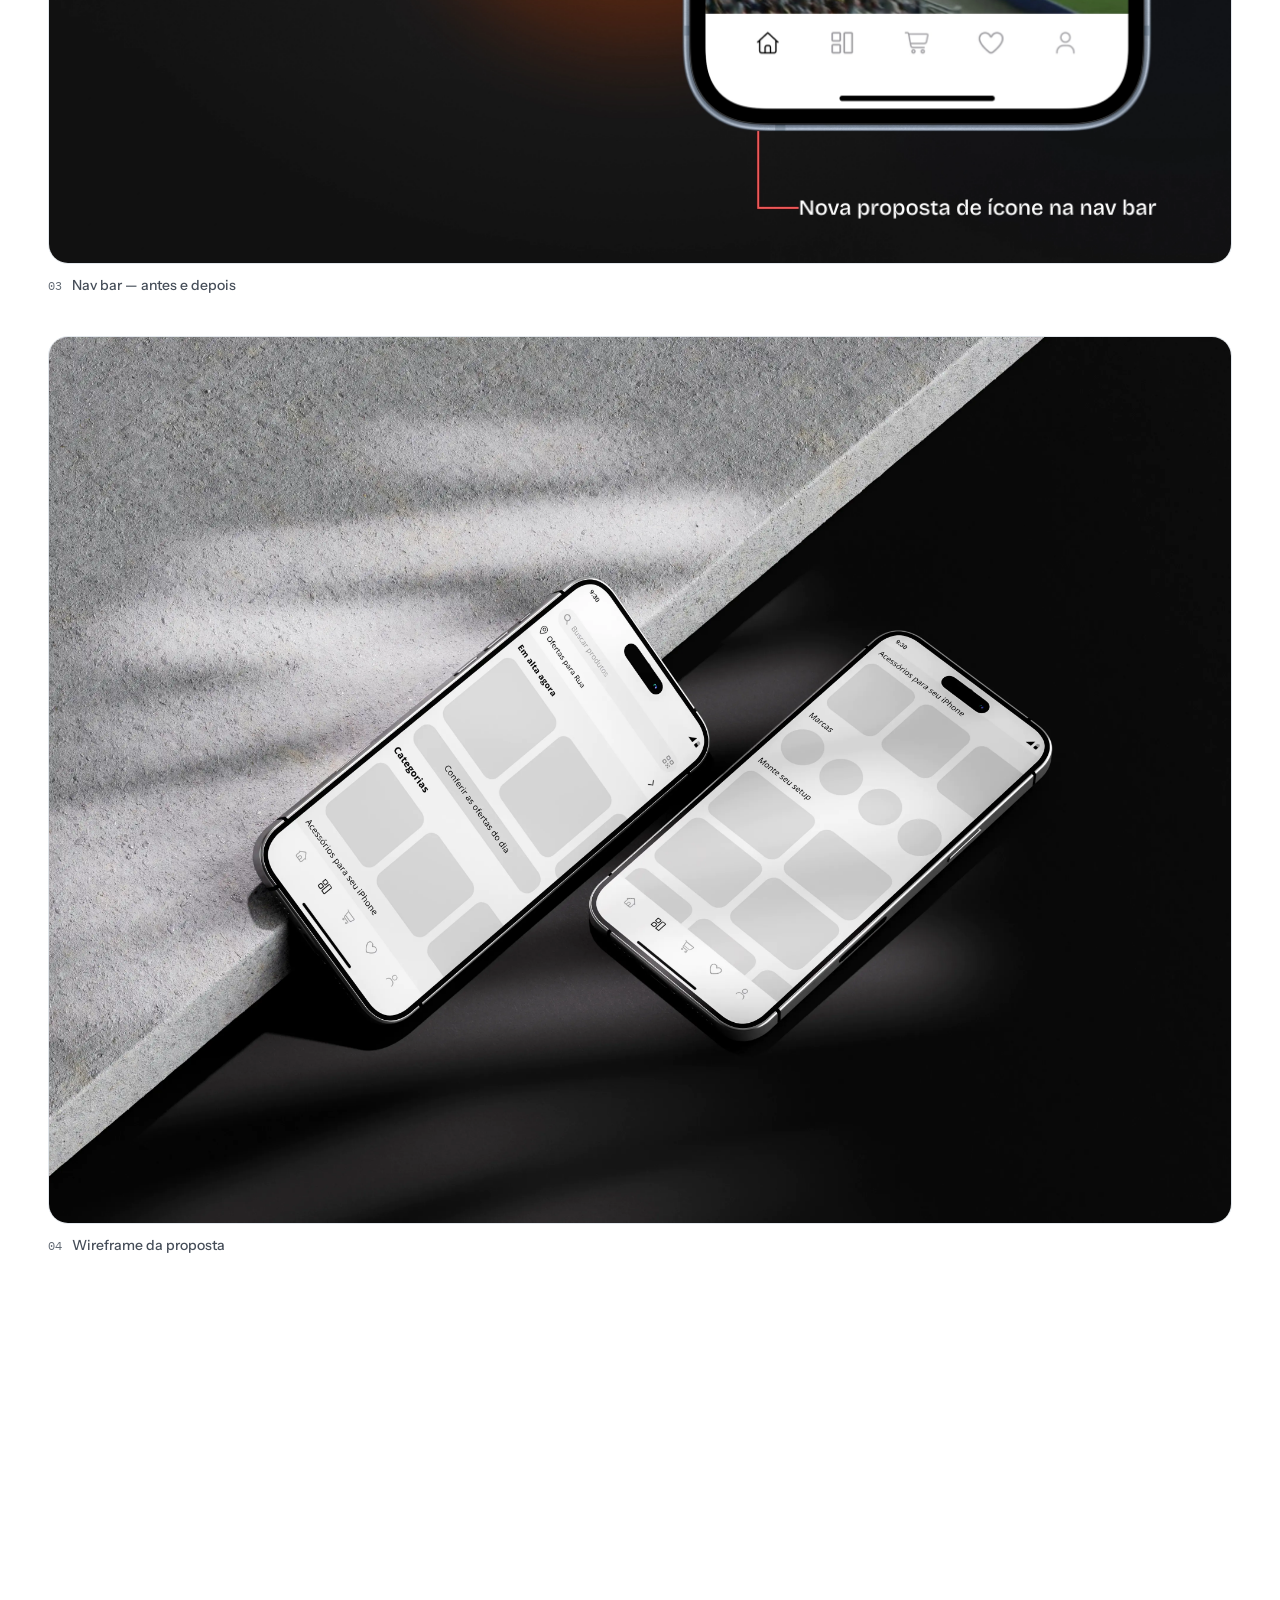
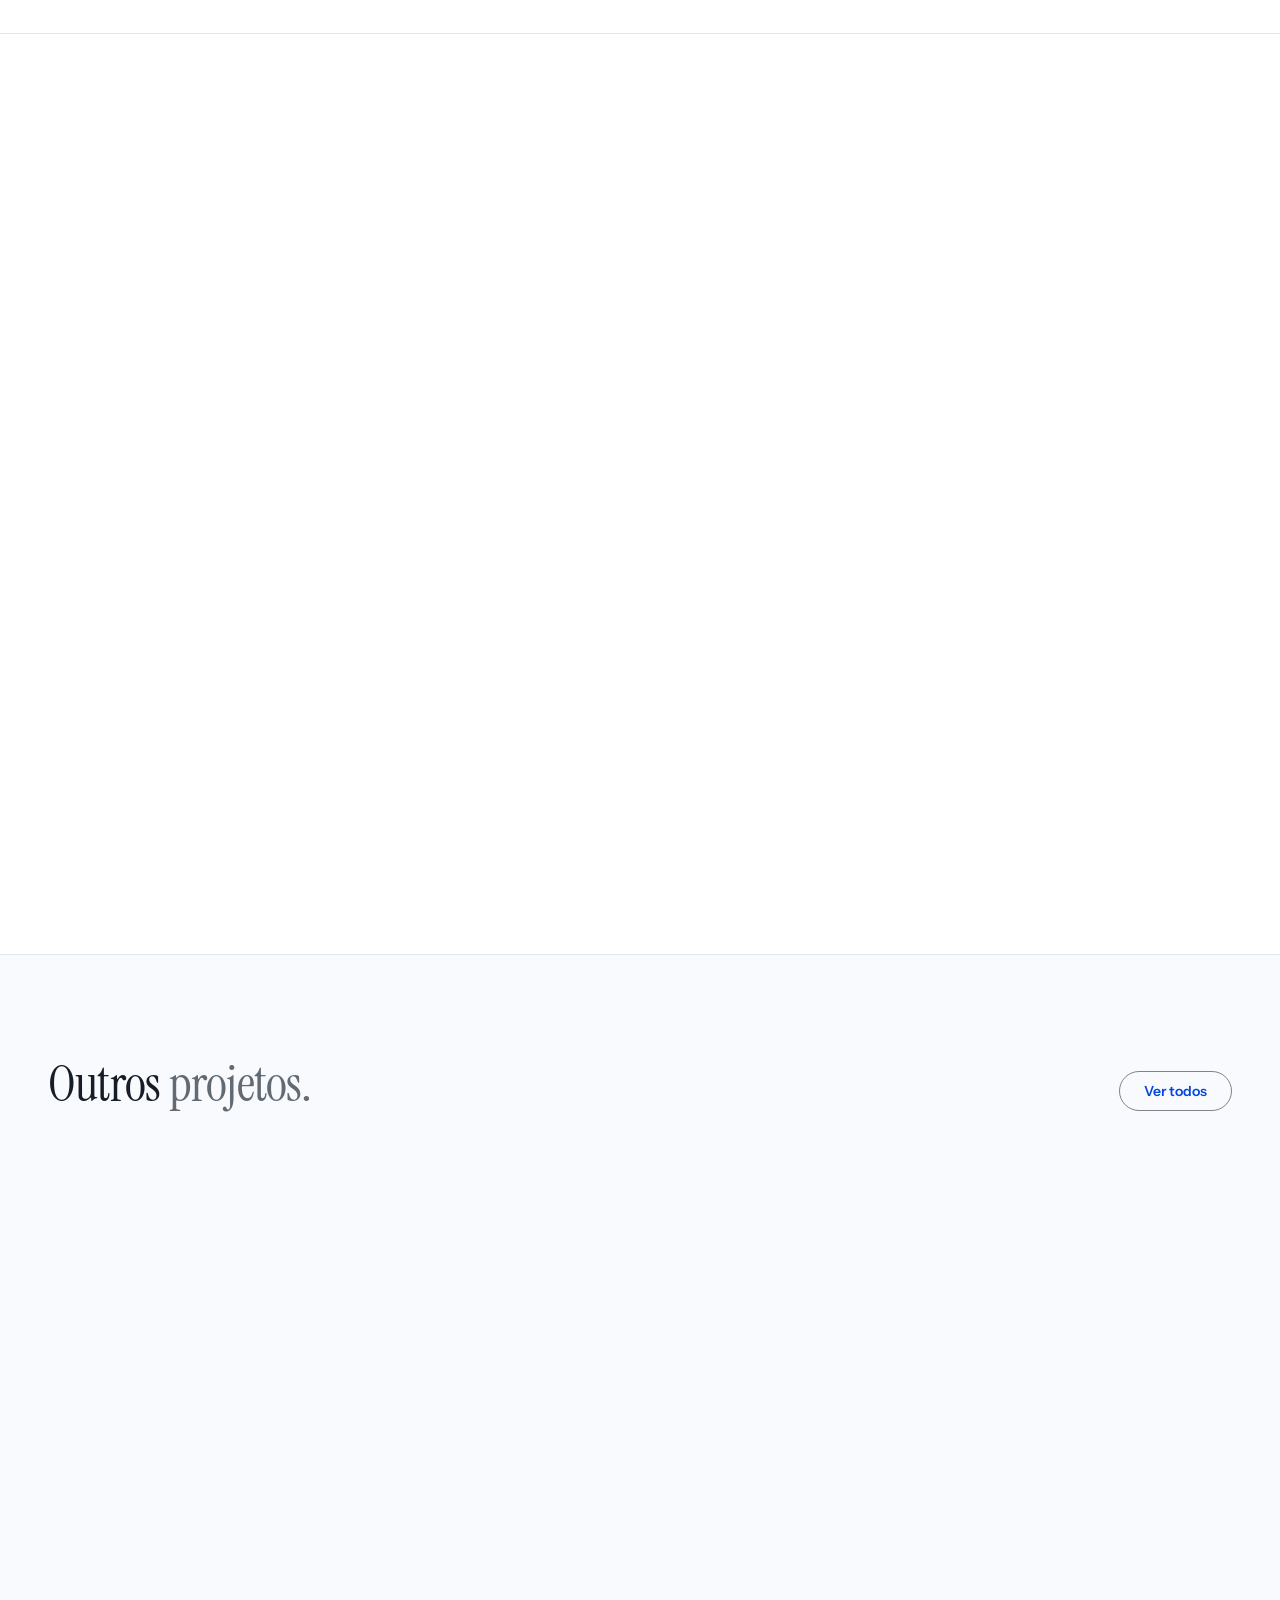
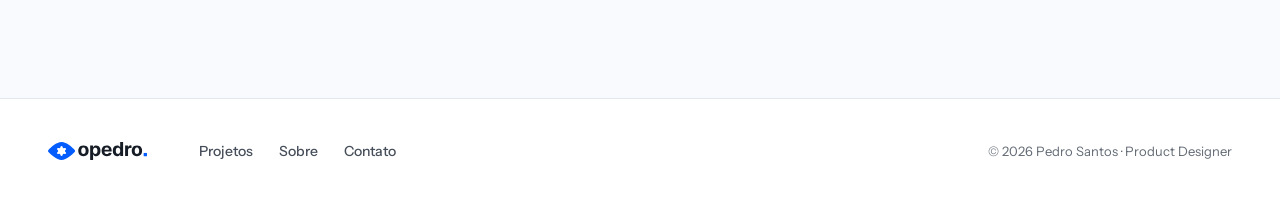
<file: fastshop.html>
<!DOCTYPE html>
<html lang="pt-BR" data-theme="light">
<head>
<meta charset="UTF-8">
<meta name="viewport" content="width=device-width, initial-scale=1">
<title>Fast Shop · opedro.</title>
<meta name="description" content="O problema não era a aparência do app. Era a distância entre intenção de compra e contato com produto — 4 a 5 toques numa lista textual, num app que compete por posicionamento premium.">
<meta name="theme-color" content="#FFFFFF">
<link rel="icon" href="assets/favicon.svg" type="image/svg+xml">
<link rel="icon" href="assets/favicon-32.png" type="image/png" sizes="32x32">
<link rel="apple-touch-icon" href="assets/apple-touch-icon.png">
<link rel="preconnect" href="https://fonts.googleapis.com">
<link rel="preconnect" href="https://fonts.gstatic.com" crossorigin>
<link rel="stylesheet" href="https://fonts.googleapis.com/css2?family=Instrument+Sans:wght@400;500;600;700&family=Instrument+Serif&family=IBM+Plex+Mono:wght@400;500&display=swap">
<link rel="stylesheet" href="https://fonts.googleapis.com/css2?family=Material+Symbols+Rounded:opsz,wght,FILL,GRAD@20..48,400,0..1,0&display=block">
<link rel="stylesheet" href="assets/css/tokens.css">
<link rel="stylesheet" href="assets/css/components.css">
<link rel="stylesheet" href="assets/css/site.css">
</head>
<body>
<a class="skip" href="#main">Pular para o conteúdo</a>
<header class="appbar">
  <div class="container appbar__inner">
    <a class="appbar__brand" href="index.html" aria-label="opedro. — início"><img src="assets/logo/lockup-ui.svg" alt="opedro." width="121" height="22"></a>
    <nav class="appbar__links" aria-label="Principal">
      <a href="index.html#projetos">Projetos</a>
      <a href="index.html#sobre">Sobre</a>
      <a href="index.html#como-trabalho">Como trabalho</a>
      <a href="index.html#contato">Contato</a>
    </nav>
    <a class="btn btn--tonal btn--sm appbar__cta" href="https://www.linkedin.com/in/opedro-designer" target="_blank" rel="noopener">Vamos conversar</a>
    <button class="icon-btn appbar__menu" aria-label="Abrir menu" aria-expanded="false" aria-controls="mobile-menu"><span class="icon" aria-hidden="true">menu</span></button>
  </div>
</header>
<nav class="mobile-menu" id="mobile-menu" aria-label="Menu" hidden>
  <a href="index.html#projetos">Projetos</a>
  <a href="index.html#sobre">Sobre</a>
  <a href="index.html#como-trabalho">Como trabalho</a>
  <a href="index.html#contato">Contato</a>
</nav>

<main id="main" class="case case--agua">

<section class="case-hero">
  <div class="container">
    <a class="btn btn--text case-hero__back" href="index.html#projetos"><span class="icon" aria-hidden="true">arrow_back</span>Todos os projetos</a>
    <div class="case-cover">
      <div class="case-cover__copy">
        <p class="overline">UX Research · Benchmarking · UI Design · 2026</p>
        <h1 class="display display--l">Fast Shop<br><span>Redesign.</span></h1>
        <p class="lede">O problema não era a aparência do app. Era a <strong>distância entre intenção de compra e contato com produto</strong> — 4 a 5 toques numa lista textual, num app que compete por posicionamento premium.</p>
        <div class="case-cover__tags"><span class="tag">UX Research</span><span class="tag">Arquitetura da Informação</span><span class="tag">UI Design</span><span class="tag">2026</span></div>
      </div>
      <div class="case-cover__media"><img src="assets/img/fastshop-cover.webp" alt="" width="1600" height="1200" fetchpriority="high"></div>
    </div>
  </div>
</section>


<!-- CONTEXTO -->
<section class="case-meta" aria-label="Sobre o projeto">
  <div class="container">
    <div class="meta-grid">
      <div class="card">
        <p class="overline">Meu papel</p>
        <p class="card__value">UX Designer</p>
        <p>Definição de escopo, pesquisa, avaliação heurística, benchmarking e UI de alta fidelidade.</p>
      </div>
      <div class="card">
        <p class="overline">Tipo</p>
        <p class="card__value">Estudo de Caso</p>
        <p>Projeto autoral — análise baseada no app público da Fast Shop.</p>
      </div>
      <div class="card">
        <p class="overline">Processo</p>
        <p class="card__value">4 etapas</p>
        <p>Research + Heurística + Benchmarking + UI.</p>
      </div>
      <div class="card">
        <p class="overline">Escopo</p>
        <p class="card__value">14 critérios · 5 players</p>
        <p>Avaliação heurística em 4 dimensões + análise comparativa de mercado.</p>
      </div>
    </div>
  </div>
</section>

<!-- PROBLEMA -->
<section class="case-section">
  <div class="container">
    <header class="section-head reveal">
      <p class="overline"><span class="num">01</span>Problema</p>
      <h2 class="section-title">A navegação que<br><span class="dim">escondia produtos.</span></h2>
      <div class="prose">
      <p>A Fast Shop tem uma experiência visualmente refinada e consistente com seu posicionamento premium, mas a tab de categorias criava uma ruptura na jornada de descoberta. Em vez de aproximar o usuário dos produtos, ela funcionava como uma lista textual profunda — sem ícones, sem imagens, sem agrupamentos visuais, com múltiplas camadas de subcategorias antes da listagem.</p>
      <p>O resultado: o usuário precisava interpretar a arquitetura da informação antes de começar a comprar. Num app de varejo, isso transforma uma área que deveria estimular descoberta num ponto de fricção.</p>
    </div>
    </header>

    <div class="stats reveal">
      <div class="stat">
        <div class="stat__num">1.5</div>
        <div class="stat__label">Score heurístico médio</div>
        <div class="stat__source">Escala 0–5 · avaliação interna</div>
      </div>
      <div class="stat">
        <div class="stat__num">4–5</div>
        <div class="stat__label">Toques até o produto</div>
        <div class="stat__source">Pior resultado entre os 5 players</div>
      </div>
      <div class="stat">
        <div class="stat__num">3</div>
        <div class="stat__label">Critérios com nota zero</div>
        <div class="stat__source">Agrupamento, suporte visual, curadoria</div>
      </div>
      <div class="stat">
        <div class="stat__num">36%</div>
        <div class="stat__label">Critérios heurísticos aprovados</div>
        <div class="stat__source">5 de 14 · os outros 9 viraram oportunidades</div>
      </div>
    </div>

    <figure class="shot reveal">
      <button class="shot__frame" type="button" aria-label="Ampliar: Telas atuais da Fast Shop — fluxo de categorias"><img src="assets/img/fastshop-antes.webp" alt="Telas atuais da Fast Shop — fluxo de categorias" loading="lazy"><span class="shot__zoom" aria-hidden="true"><span class="icon icon--20">open_in_full</span></span></button>
      <figcaption><span class="n">01</span>Estado atual — fluxo real</figcaption>
    </figure>
  </div>
</section>

<!-- DIAGNÓSTICO -->
<section class="case-section">
  <div class="container">
    <header class="section-head reveal">
      <p class="overline"><span class="num">02</span>Diagnóstico</p>
      <h2 class="section-title">Todos chegam<br>em 2–3 toques.<br><span class="dim">A Fast Shop em 5.</span></h2>
      <div class="prose">
      <p>O dado mais direto do estudo: todos os concorrentes chegam ao produto em 2–3 toques. Apple Store com editorial "Today", Magalu com chips horizontais no home, Mercado Livre com grid visual de ícones. Nenhum concorrente brasileiro combina os três — essa é a janela de oportunidade.</p>
    </div>
    </header>

    <figure class="shot reveal">
      <button class="shot__frame" type="button" aria-label="Ampliar: Comparativo de toques até o produto por player"><img src="assets/img/fastshop-toquesporproduto.webp" alt="Comparativo de toques até o produto por player" loading="lazy"><span class="shot__zoom" aria-hidden="true"><span class="icon icon--20">open_in_full</span></span></button>
      <figcaption><span class="n">02</span>Toques até o produto — navegação por categoria</figcaption>
    </figure>

    <div class="card-grid reveal">
      <div class="card">
        <span class="tag tag--draft">Estrutural</span>
        <h3 class="card__title card__title--lg">Arquitetura de informação quebrada</h3>
        <p>Sobreposições, profundidade inconsistente, subcategorias sem agrupamento. O usuário não consegue prever onde vai chegar dependendo do caminho escolhido.</p>
      </div>
      <div class="card">
        <span class="tag tag--draft">Visual</span>
        <h3 class="card__title card__title--lg">Interface sem suporte ao reconhecimento</h3>
        <p>Sem ícones, sem imagens, sem hierarquia de peso entre os itens. O usuário é obrigado a ler tudo para identificar qualquer coisa — num app com qualidade visual impecável no restante.</p>
      </div>
      <div class="card">
        <span class="tag tag--draft">Estratégico</span>
        <h3 class="card__title card__title--lg">Sem resposta para o usuário exploratório</h3>
        <p>Sem porta de entrada, sem curadoria, sem personalização. Os concorrentes que resolveram isso chegam ao produto mais rápido e com menos esforço cognitivo.</p>
      </div>
    </div>
  </div>
</section>

<!-- HIPÓTESES -->
<section class="case-section">
  <div class="container">
    <header class="section-head reveal">
      <p class="overline"><span class="num">03</span>Hipóteses</p>
      <h2 class="section-title">O que o estudo<br>foi <span class="dim">testar.</span></h2>
      <div class="prose">
      <p>Duas hipóteses guiaram o olhar durante a pesquisa e o benchmarking. Ambas foram reforçadas pelo diagnóstico heurístico, mas ainda dependeriam de teste com usuários ou dados reais de produto para validação conclusiva.</p>
    </div>
    </header>

    <div class="card-grid reveal">
      <div class="card">
        <span class="tag tag--draft">H1</span>
        <h3 class="card__title">Profundidade reduz descoberta</h3>
        <p>Se o usuário precisa atravessar muitas camadas antes de ver produtos, a navegação por categoria deixa de funcionar como exploração e passa a exigir esforço de busca — aumentando abandono e reduzindo exposição ao catálogo.</p>
      </div>
      <div class="card">
        <span class="tag tag--draft">H2</span>
        <h3 class="card__title">Reconhecimento visual acelera decisão</h3>
        <p>Se categorias, marcas e ofertas forem apresentadas com suporte visual e hierarquia clara, o usuário tende a entender mais rápido para onde seguir e encontra produtos com menos esforço cognitivo.</p>
      </div>
    </div>
  </div>
</section>

<!-- SOLUÇÃO -->
<section class="case-section">
  <div class="container">
    <header class="section-head reveal">
      <p class="overline"><span class="num">04</span>Solução</p>
      <h2 class="section-title">Três camadas<br><span class="dim">de decisão.</span></h2>
      <div class="prose">
      <p>O redesign não parte do zero — a base estética e funcional já é sólida. O trabalho foi reorganizar a navegação por categorias em três níveis: entrada, descoberta e refinamento. Em vez de obrigar o usuário a atravessar camadas de subcategoria, a nova estrutura antecipa produtos, marcas e caminhos de compra.</p>
    </div>
    </header>

    <div class="card-grid reveal">
      <div class="card">
        <span class="tag tag--draft">Entrada</span>
        <h3 class="card__title card__title--lg">Nav bar redesenhada</h3>
        <p>O ícone de menu hambúrguer escondia a navegação por categorias. Substituído por um ícone de grid que comunica visualmente o que o usuário vai encontrar.</p>
      </div>
      <div class="card">
        <span class="tag tag--draft">Descoberta</span>
        <h3 class="card__title card__title--lg">Tab de categorias reorganizada</h3>
        <p>Três zonas: trilho "Em alta agora" e ofertas, grid de 9 categorias com ícone e label, e trilho de marcas. De lista textual para navegação visual e exploratória.</p>
      </div>
      <div class="card">
        <span class="tag tag--draft">Refinamento</span>
        <h3 class="card__title card__title--lg">Listagem com breadcrumb e filtros</h3>
        <p>Da tab redesenhada, um toque leva à listagem com breadcrumb de localização e filtros inline visíveis. De 4–5 toques para máximo 2.</p>
      </div>
    </div>

    <figure class="shot reveal">
      <button class="shot__frame" type="button" aria-label="Ampliar: Redesign da nav bar — comparativo antes e depois"><img src="assets/img/fastshop-navbar.webp" alt="Redesign da nav bar — comparativo antes e depois" loading="lazy"><span class="shot__zoom" aria-hidden="true"><span class="icon icon--20">open_in_full</span></span></button>
      <figcaption><span class="n">03</span>Nav bar — antes e depois</figcaption>
    </figure>

    <figure class="shot reveal">
      <button class="shot__frame" type="button" aria-label="Ampliar: Wireframe — tab de categorias redesenhada"><img src="assets/img/fastshop-wifreframe.webp" alt="Wireframe — tab de categorias redesenhada" loading="lazy"><span class="shot__zoom" aria-hidden="true"><span class="icon icon--20">open_in_full</span></span></button>
      <figcaption><span class="n">04</span>Wireframe da proposta</figcaption>
    </figure>

    <figure class="shot reveal">
      <button class="shot__frame" type="button" aria-label="Ampliar: Telas em alta fidelidade — Fast Shop redesign"><img src="assets/img/fastshop-telas.webp" alt="Telas em alta fidelidade — Fast Shop redesign" loading="lazy"><span class="shot__zoom" aria-hidden="true"><span class="icon icon--20">open_in_full</span></span></button>
      <figcaption><span class="n">05</span>Alta fidelidade — proposta final</figcaption>
    </figure>

    <figure class="shot reveal">
      <button class="shot__frame" type="button" aria-label="Ampliar: Fluxo redesenhado — breadcrumb e listagem com filtros"><img src="assets/img/fastshop-breadcrumb.webp" alt="Fluxo redesenhado — breadcrumb e listagem com filtros" loading="lazy"><span class="shot__zoom" aria-hidden="true"><span class="icon icon--20">open_in_full</span></span></button>
      <figcaption><span class="n">06</span>Fluxo novo — breadcrumb e filtros inline</figcaption>
    </figure>
  </div>
</section>

<!-- IMPACTO -->
<section class="case-section">
  <div class="container">
    <header class="section-head reveal">
      <p class="overline"><span class="num">05</span>Impacto esperado</p>
      <h2 class="section-title">Do diagnóstico<br>aos <span class="dim">números.</span></h2>
      <div class="prose">
      <p>Cada métrica está rastreada a um achado específico e a uma decisão de design concreta — não são estimativas genéricas, são consequências diretas das mudanças propostas. A validação real viria de um teste de usabilidade comparando o fluxo atual e o redesenhado.</p>
    </div>
    </header>

    <div class="stats reveal">
      <div class="stat">
        <div class="stat__num">2</div>
        <div class="stat__label">Toques máx. até o produto</div>
        <div class="stat__source">Antes: 4–5 toques</div>
      </div>
      <div class="stat">
        <div class="stat__num">100%</div>
        <div class="stat__label">Suporte visual nas categorias</div>
        <div class="stat__source">Antes: 0%</div>
      </div>
      <div class="stat">
        <div class="stat__num">3</div>
        <div class="stat__label">Trilhos de curadoria ativos</div>
        <div class="stat__source">Antes: nenhum</div>
      </div>
      <div class="stat">
        <div class="stat__num">78%</div>
        <div class="stat__label">Critérios heurísticos aprovados</div>
        <div class="stat__source">Antes: 36%</div>
      </div>
    </div>

    <div class="quote-block reveal">
      <div class="overline">Próximo passo</div>
      <div class="quote-block__body quote-block__body--single"><p>Validar a proposta com teste de usabilidade comparando os dois fluxos — observando tempo até encontrar produto, taxa de conclusão da tarefa e percepção de clareza. O que o benchmarking mostrou claramente como próxima camada é a <strong>personalização algorítmica</strong>: a Fast Shop tem os dados via Fast Prime, e ativar isso no front-end seria o movimento seguinte depois de resolver a descoberta.</p></div>
    </div>
  </div>
</section>


<section class="next" aria-labelledby="next-title">
  <div class="container">
    <header class="section-head section-head--row">
      <h2 class="section-title" id="next-title">Outros <span class="dim">projetos.</span></h2>
      <a class="btn btn--outlined" href="index.html#projetos">Ver todos</a>
    </header>
    <div class="work-grid work-grid--3">
      <article class="card card--elevated card--link project reveal">
        <div class="project__media"><img src="assets/img/cury-cover.webp" alt="" loading="lazy" width="1200" height="900"></div>
        <div class="project__body">
          <div class="project__tags"><span class="tag tag--draft">UX Research</span><span class="tag tag--draft">Redesign</span><span class="tag tag--ghost">2026</span></div>
          <h3 class="project__title"><a href="cury.html">Cury UX Study</a></h3>
          <p class="project__desc">Onboarding pós-compra do app Cury Cliente redesenhado a partir de 2.940 reclamações públicas.</p>
          <span class="project__cta" aria-hidden="true">Ver case <span class="icon">arrow_outward</span></span>
        </div>
      </article>
      <article class="card card--elevated card--link project reveal">
        <div class="project__media"><img src="assets/img/wavebio-cover.webp" alt="" loading="lazy" width="1200" height="900"></div>
        <div class="project__body">
          <div class="project__tags"><span class="tag tag--draft">Product Design</span><span class="tag tag--draft">Conceito</span><span class="tag tag--ghost">2026</span></div>
          <h3 class="project__title"><a href="wavebio.html">wave.bio</a></h3>
          <p class="project__desc">Link in bio pensado para creators de conteúdo adulto, com proteção contra banimento desde o onboarding.</p>
          <span class="project__cta" aria-hidden="true">Ver case <span class="icon">arrow_outward</span></span>
        </div>
      </article>
      <article class="card card--elevated card--link project reveal">
        <div class="project__media"><img src="assets/img/spark-cover.webp" alt="" loading="lazy" width="1200" height="900"></div>
        <div class="project__body">
          <div class="project__tags"><span class="tag tag--draft">UX/UI</span><span class="tag tag--draft">Chat</span><span class="tag tag--ghost">2026</span></div>
          <h3 class="project__title"><a href="spark.html">Spark Chat Redesign</a></h3>
          <p class="project__desc">Chat entre creator e fã alinhado aos padrões mobile, com toolbar compacta e menos fricção no envio.</p>
          <span class="project__cta" aria-hidden="true">Ver case <span class="icon">arrow_outward</span></span>
        </div>
      </article>
    </div>
  </div>
</section>

</main>
<footer class="footer">
  <div class="container footer__inner">
    <a class="footer__brand" href="index.html" aria-label="opedro. — início"><img src="assets/logo/lockup-ui.svg" alt="opedro." width="99" height="18"></a>
    <ul class="footer__links">
      <li><a href="index.html#projetos">Projetos</a></li>
      <li><a href="index.html#sobre">Sobre</a></li>
      <li><a href="index.html#contato">Contato</a></li>
    </ul>
    <span class="footer__copy">© 2026 Pedro Santos · Product Designer</span>
  </div>
</footer>
<script src="assets/js/site.js"></script>
</body>
</html>
</file>
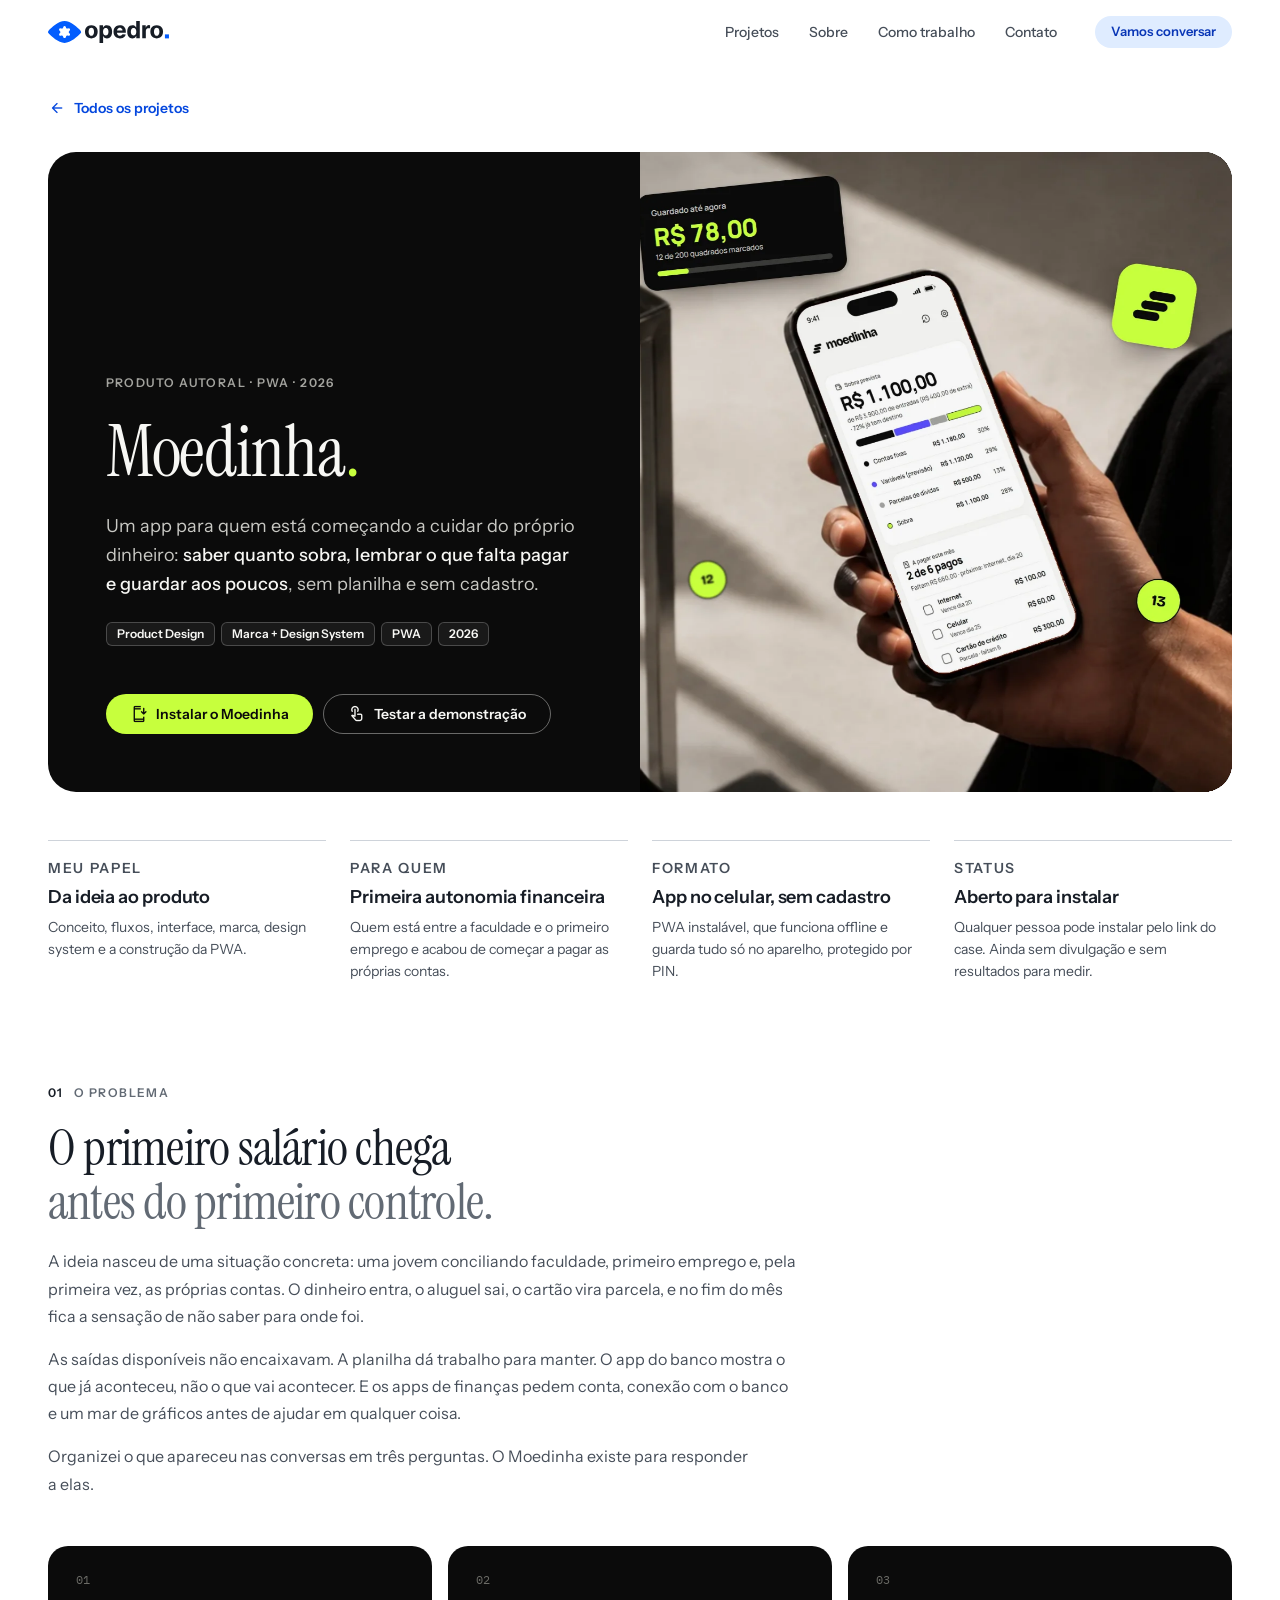
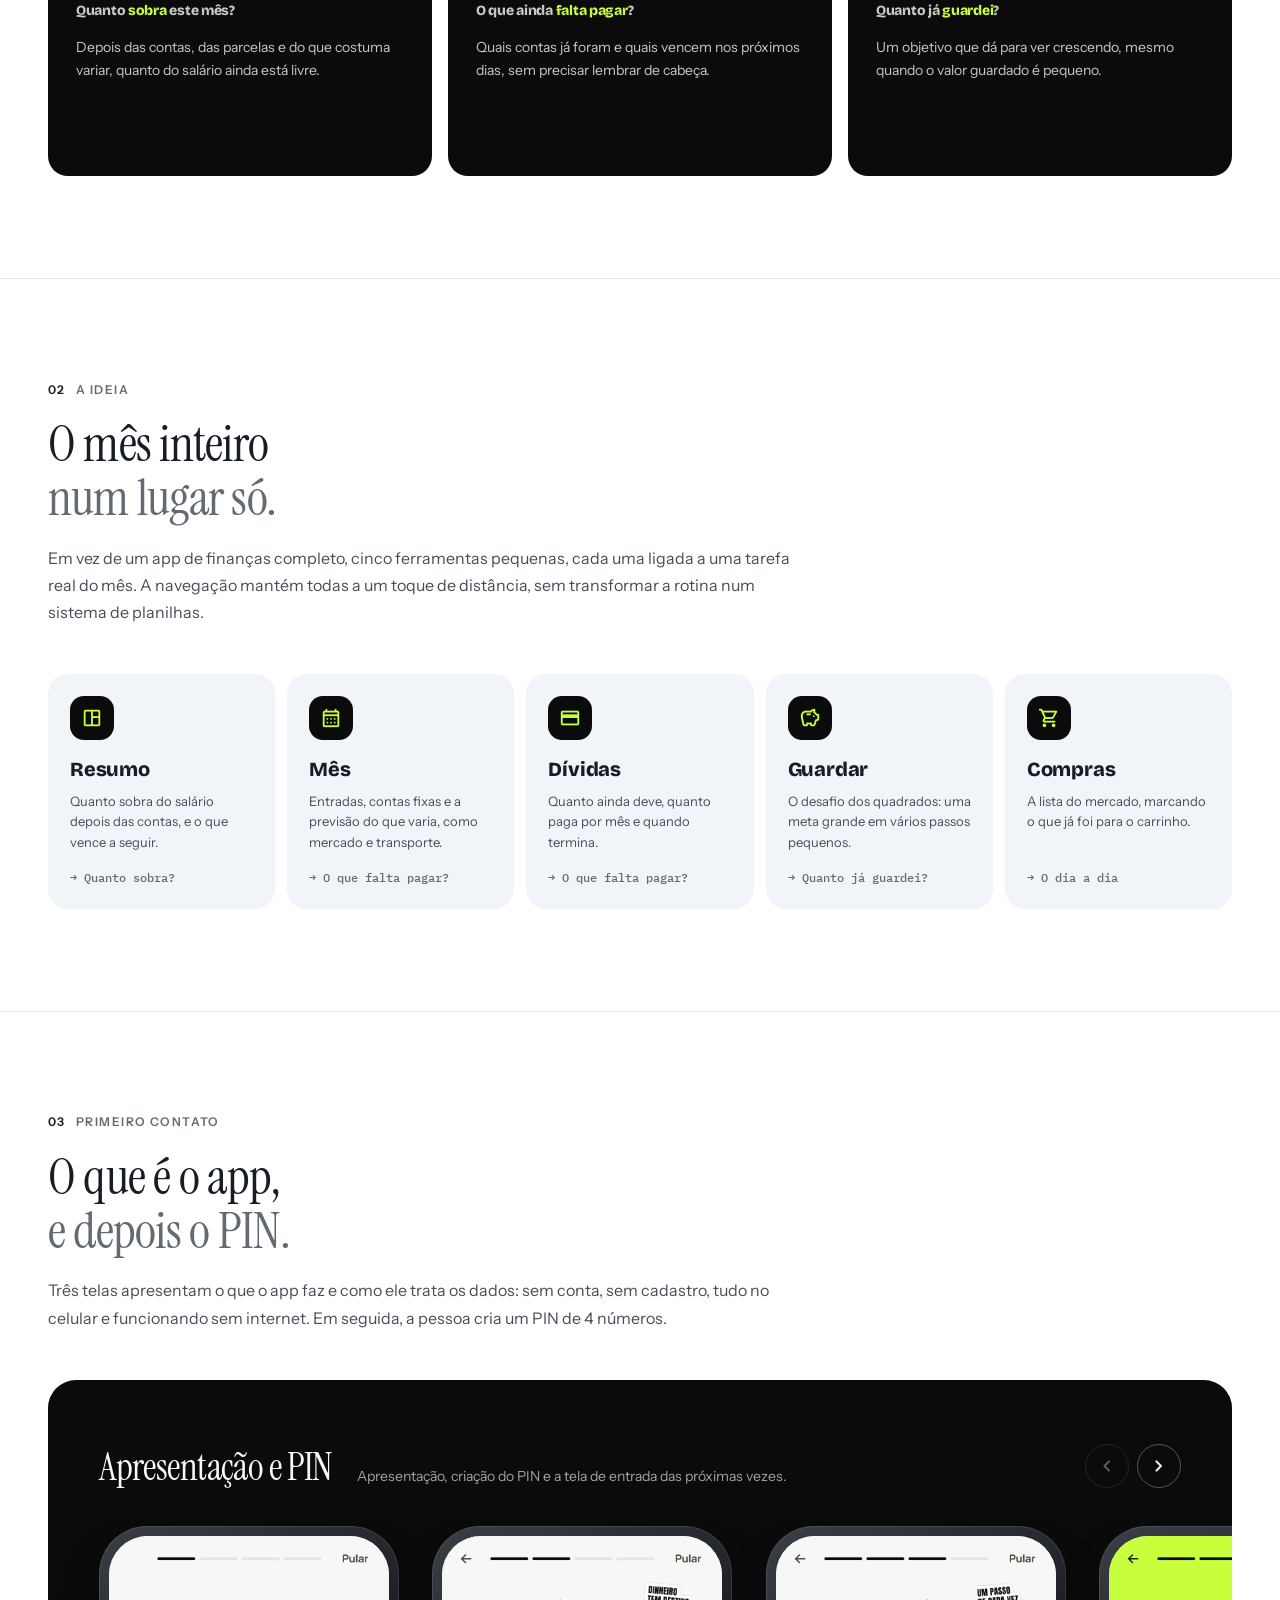
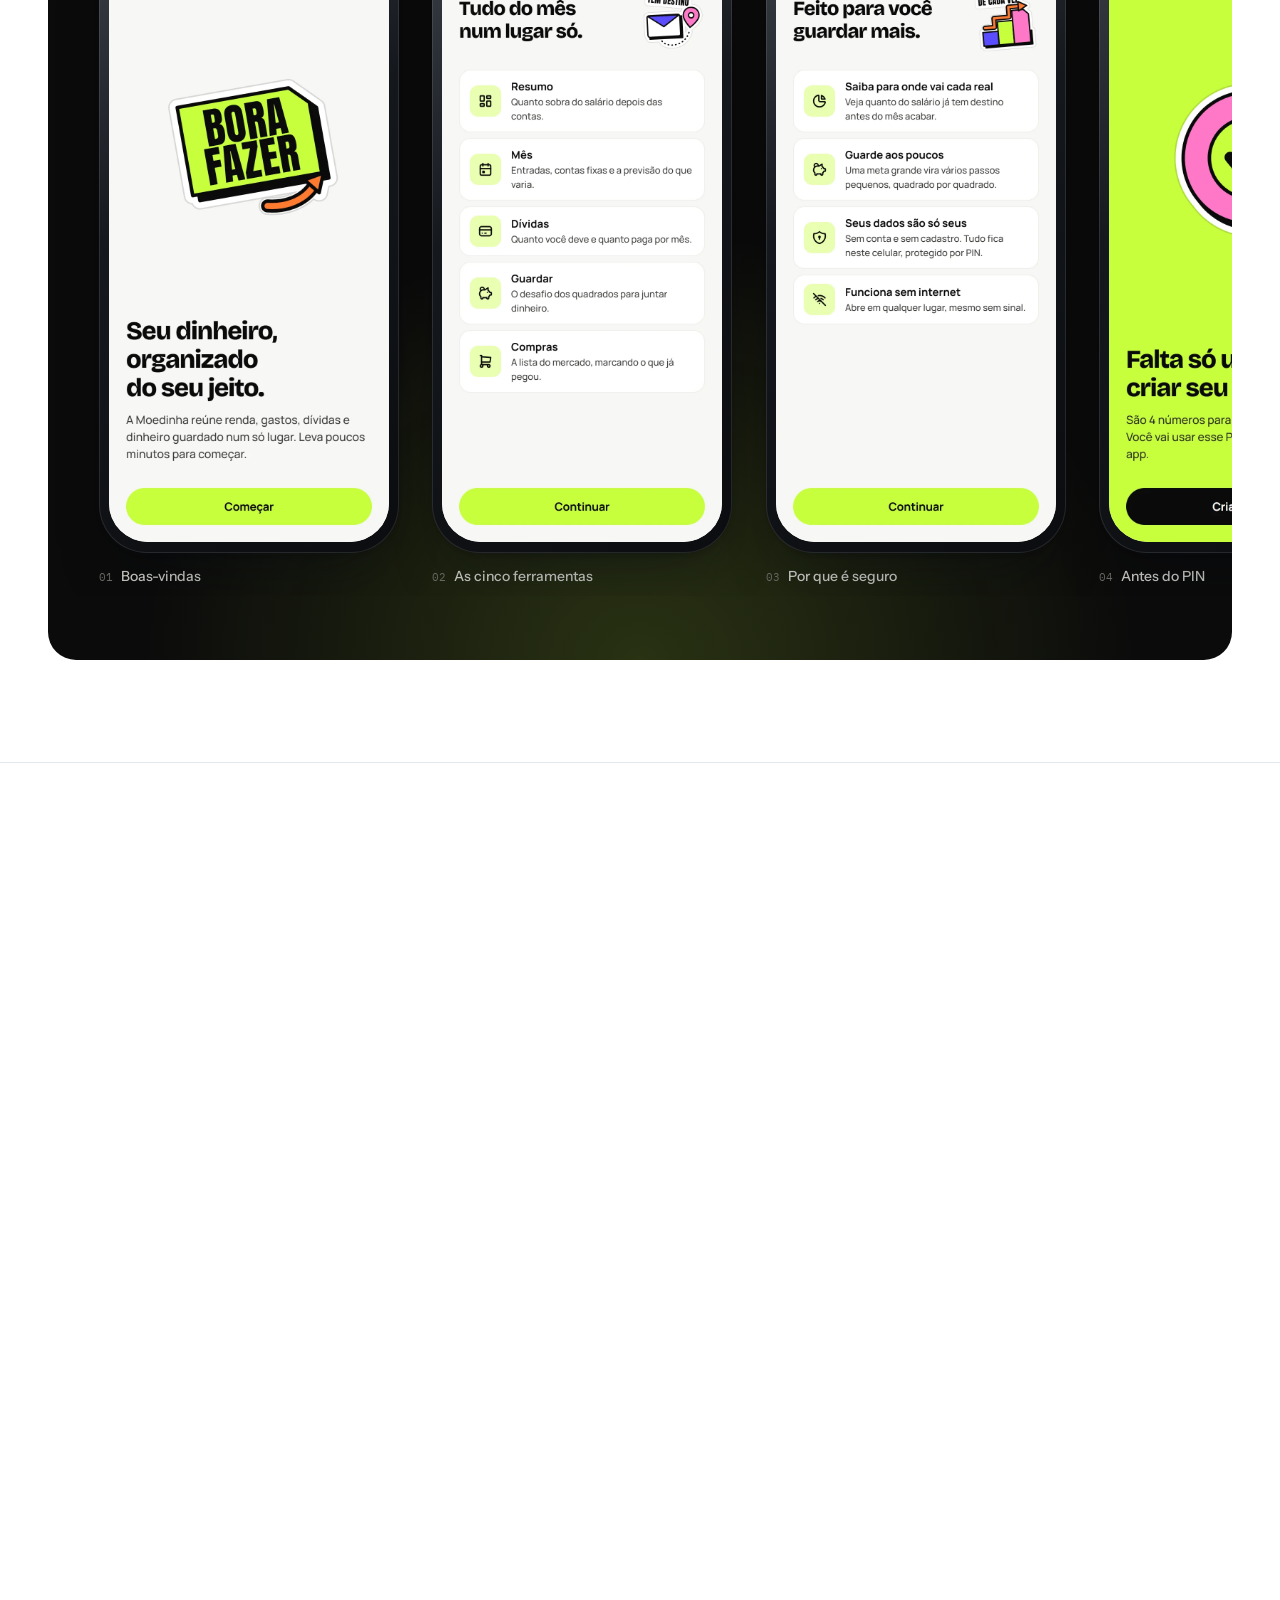
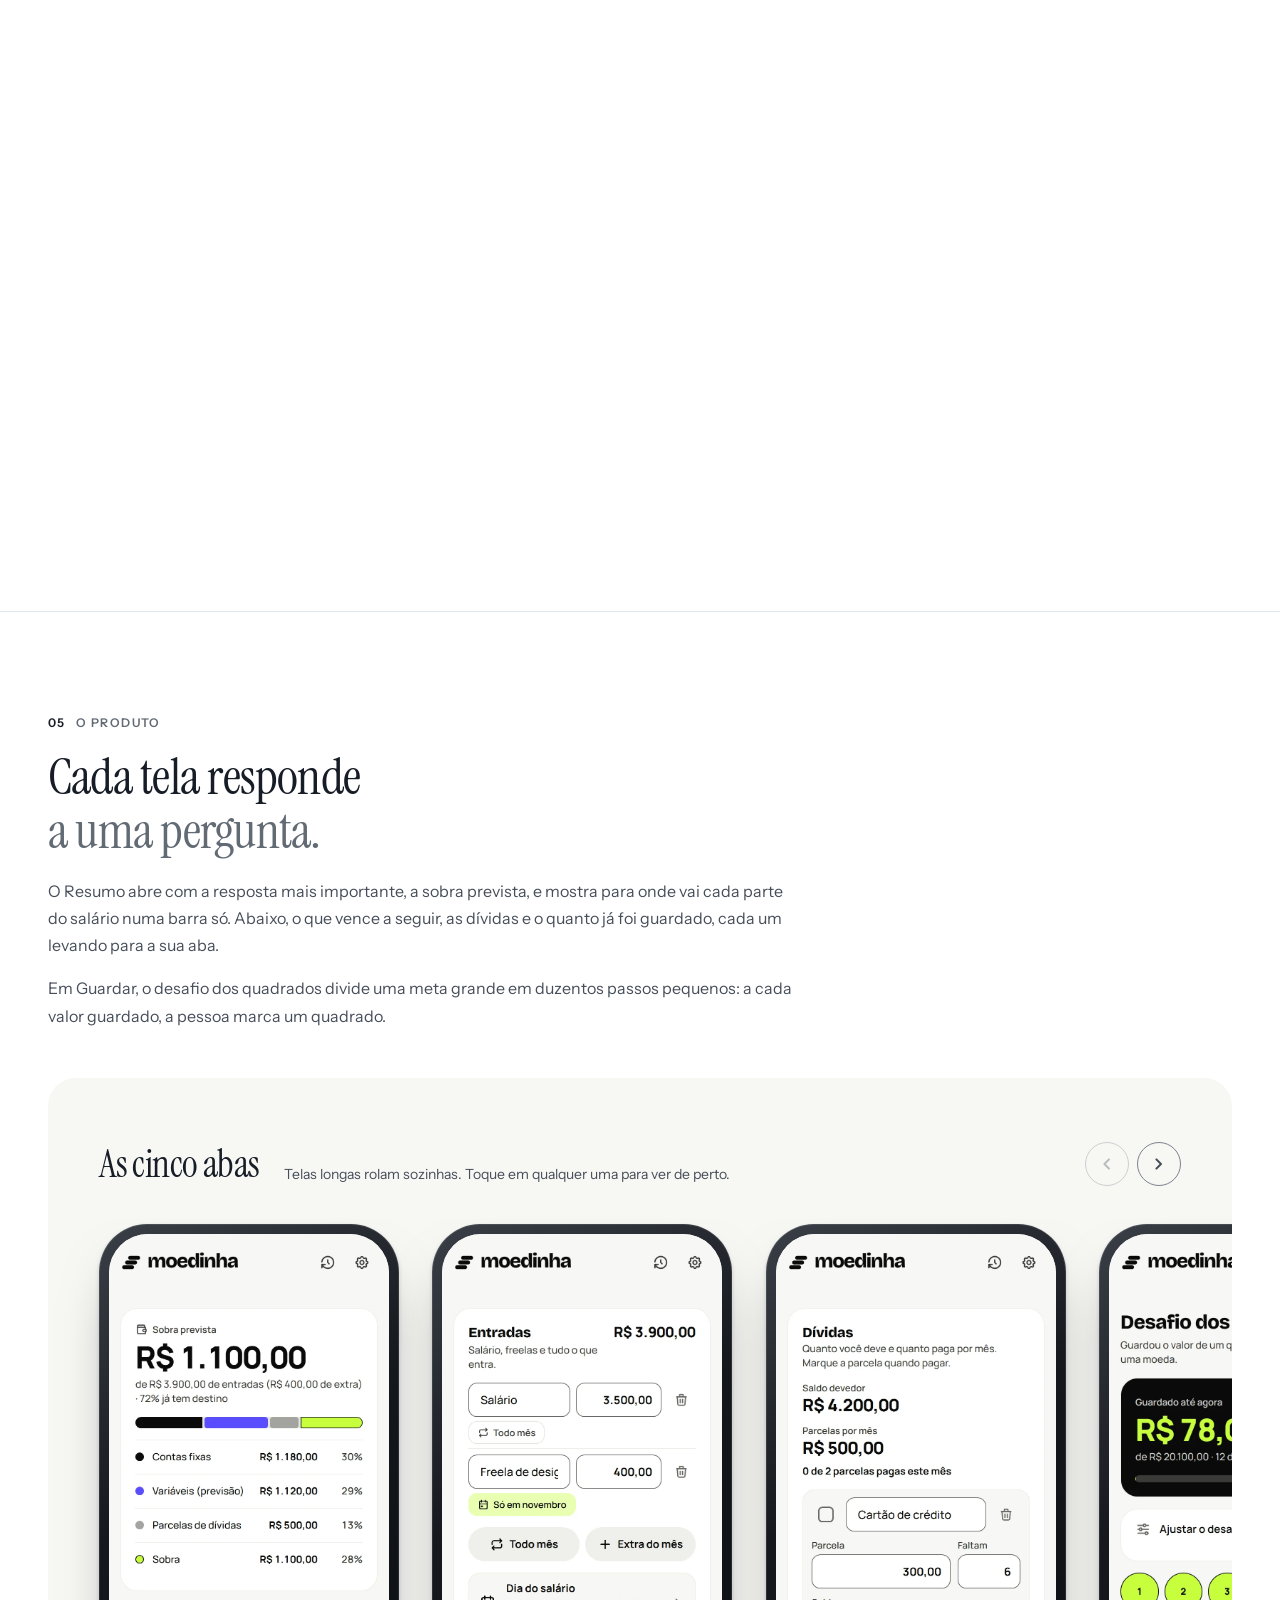
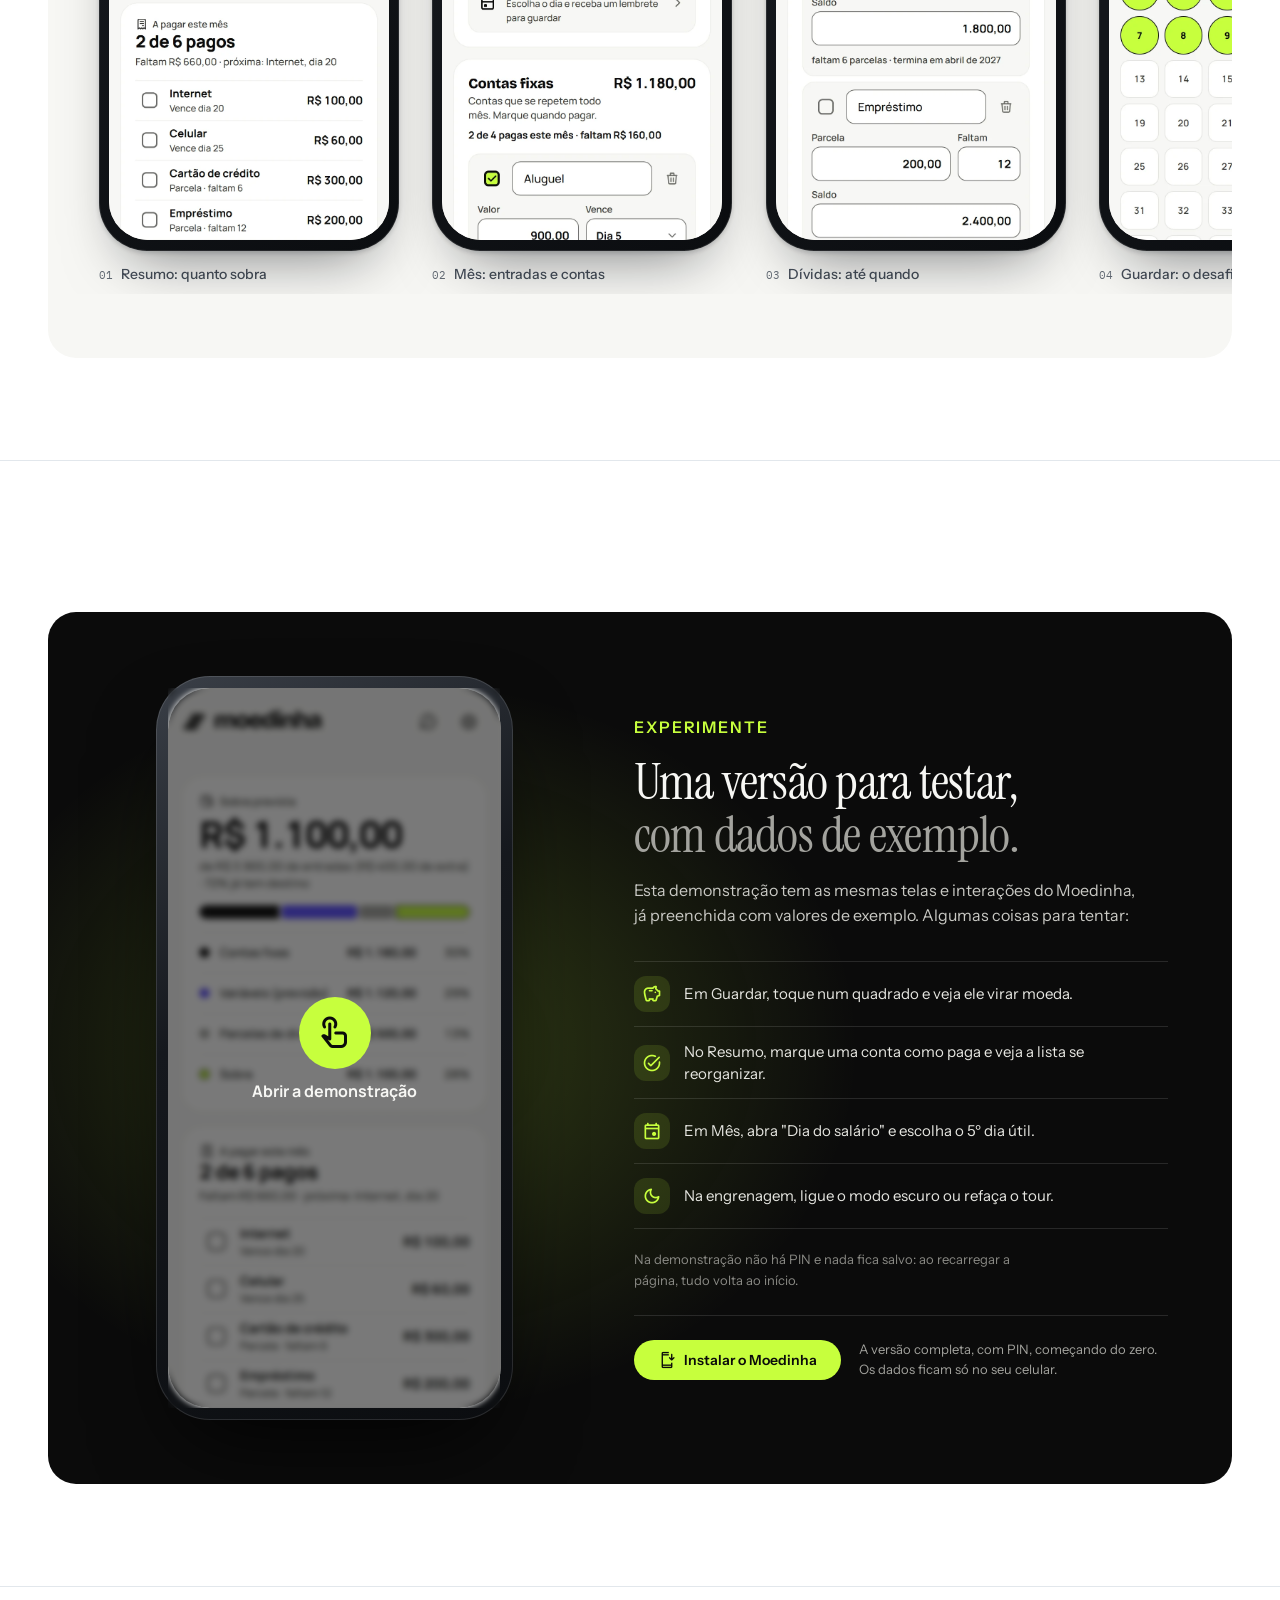
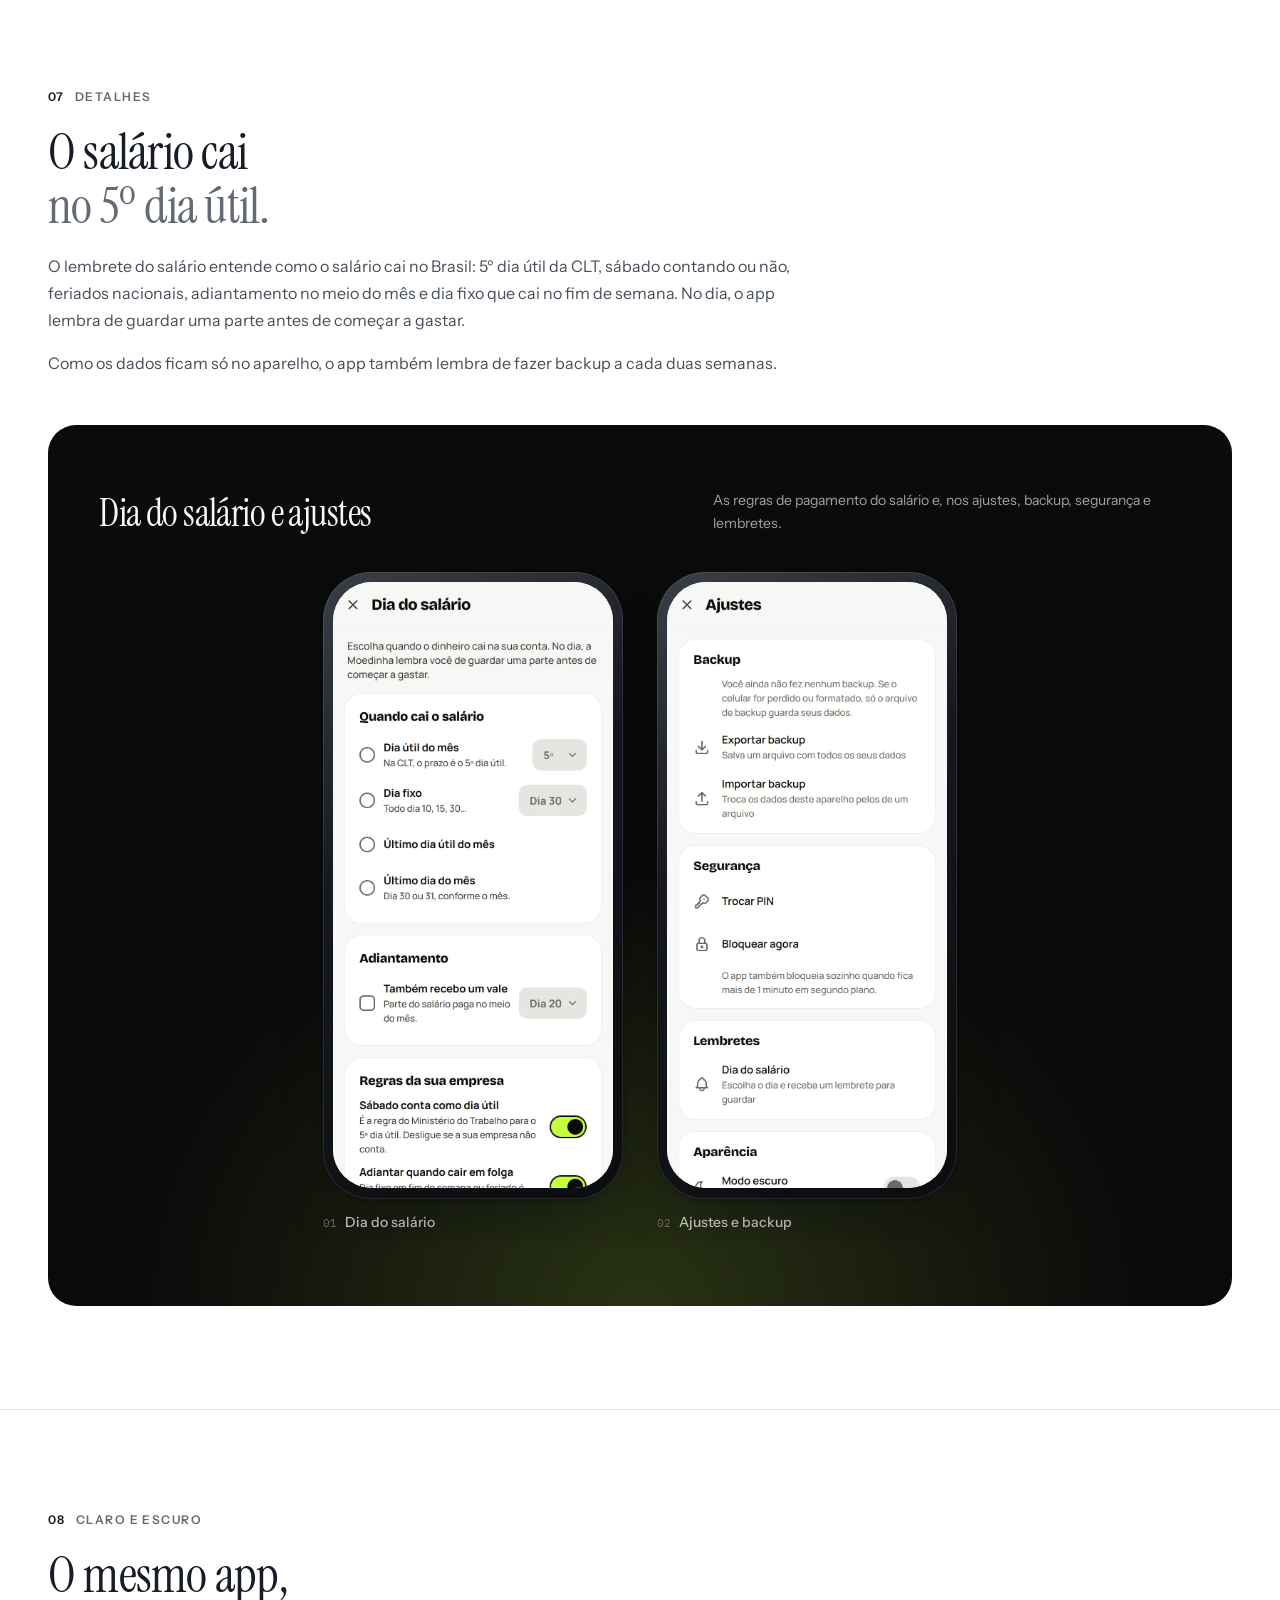
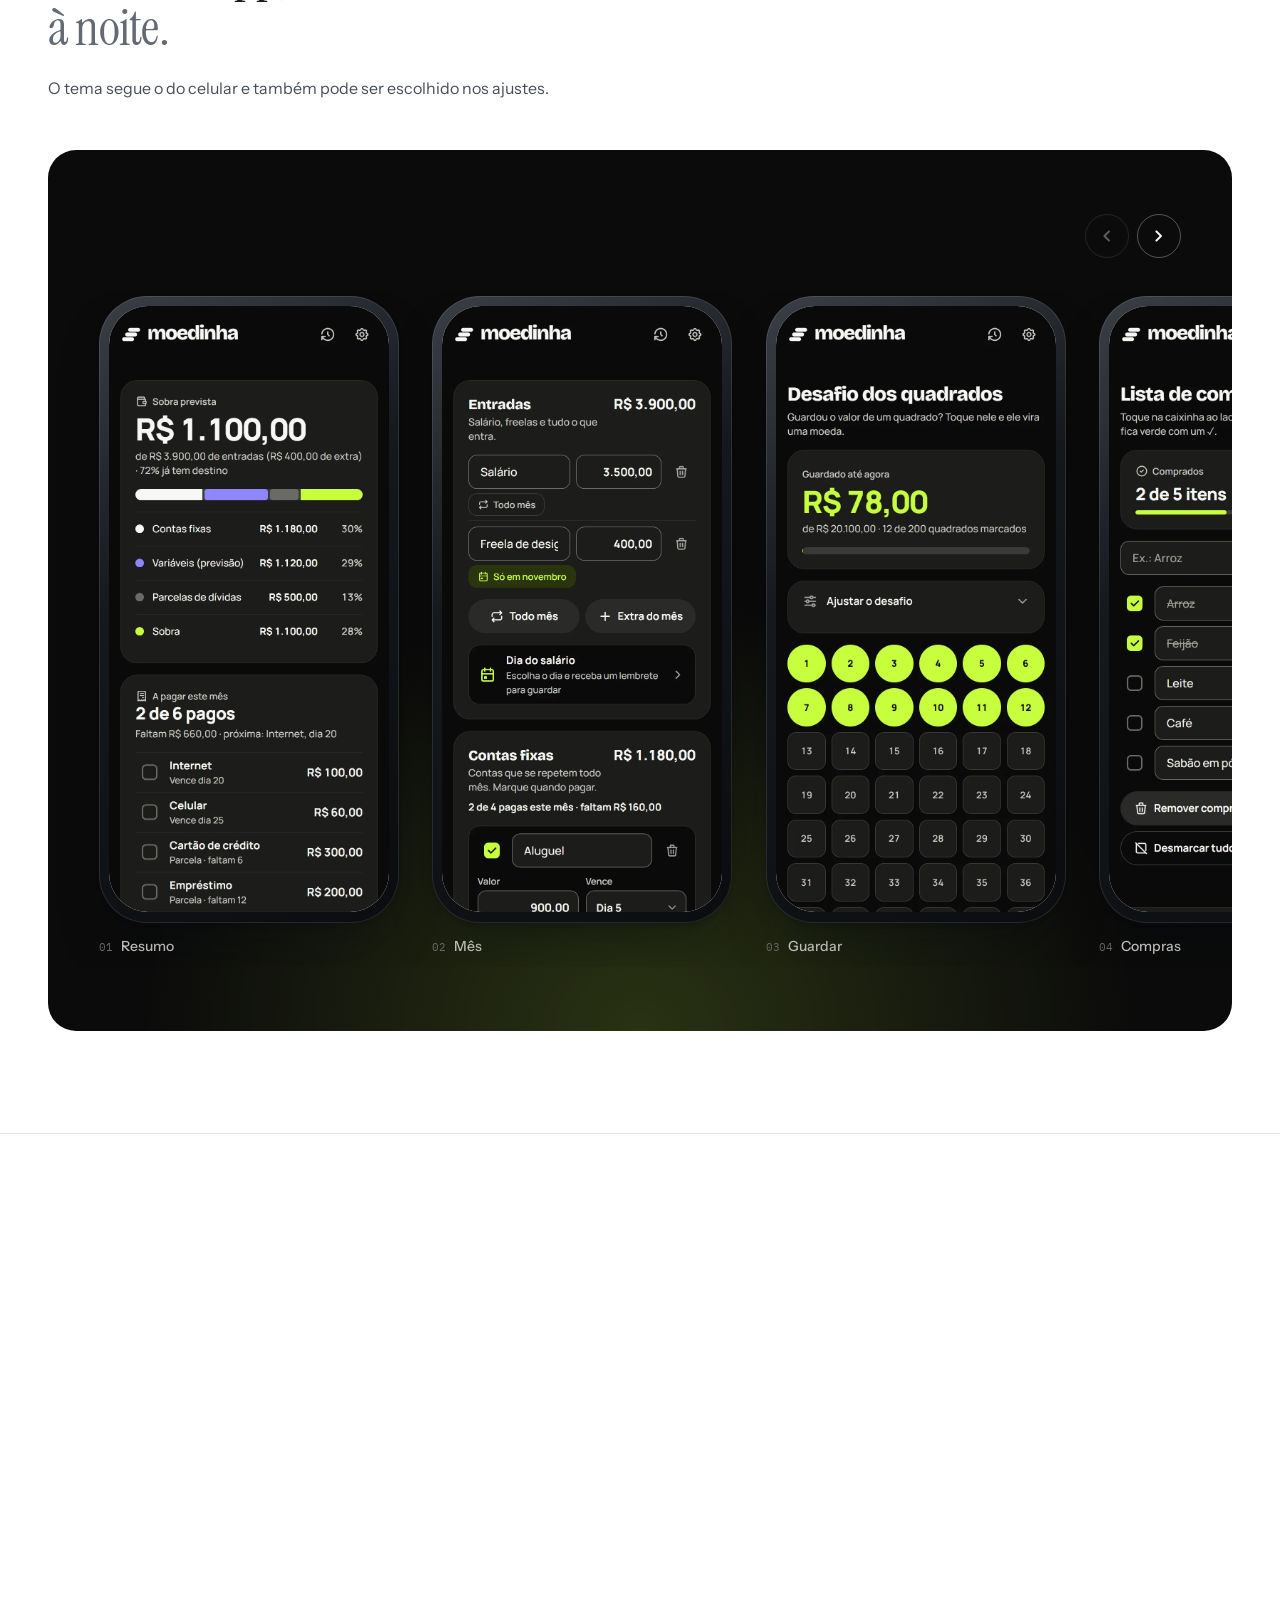
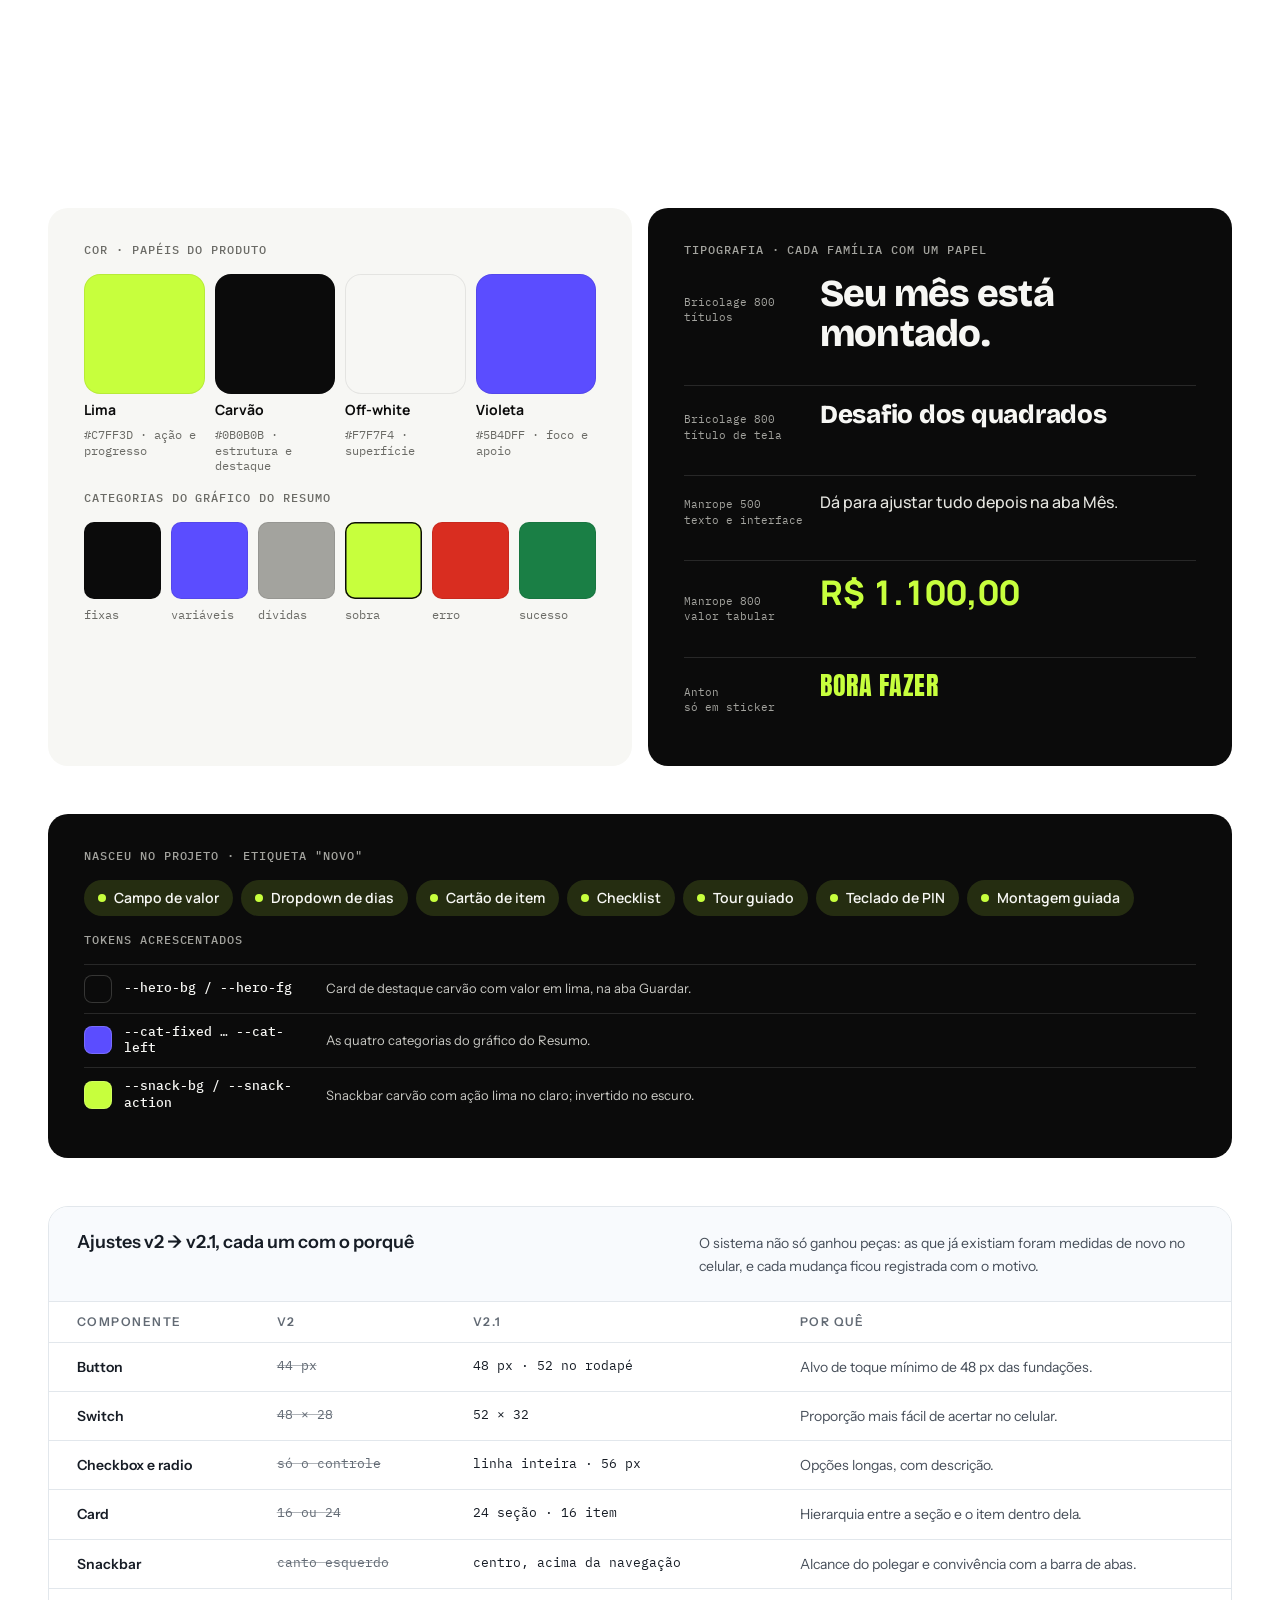
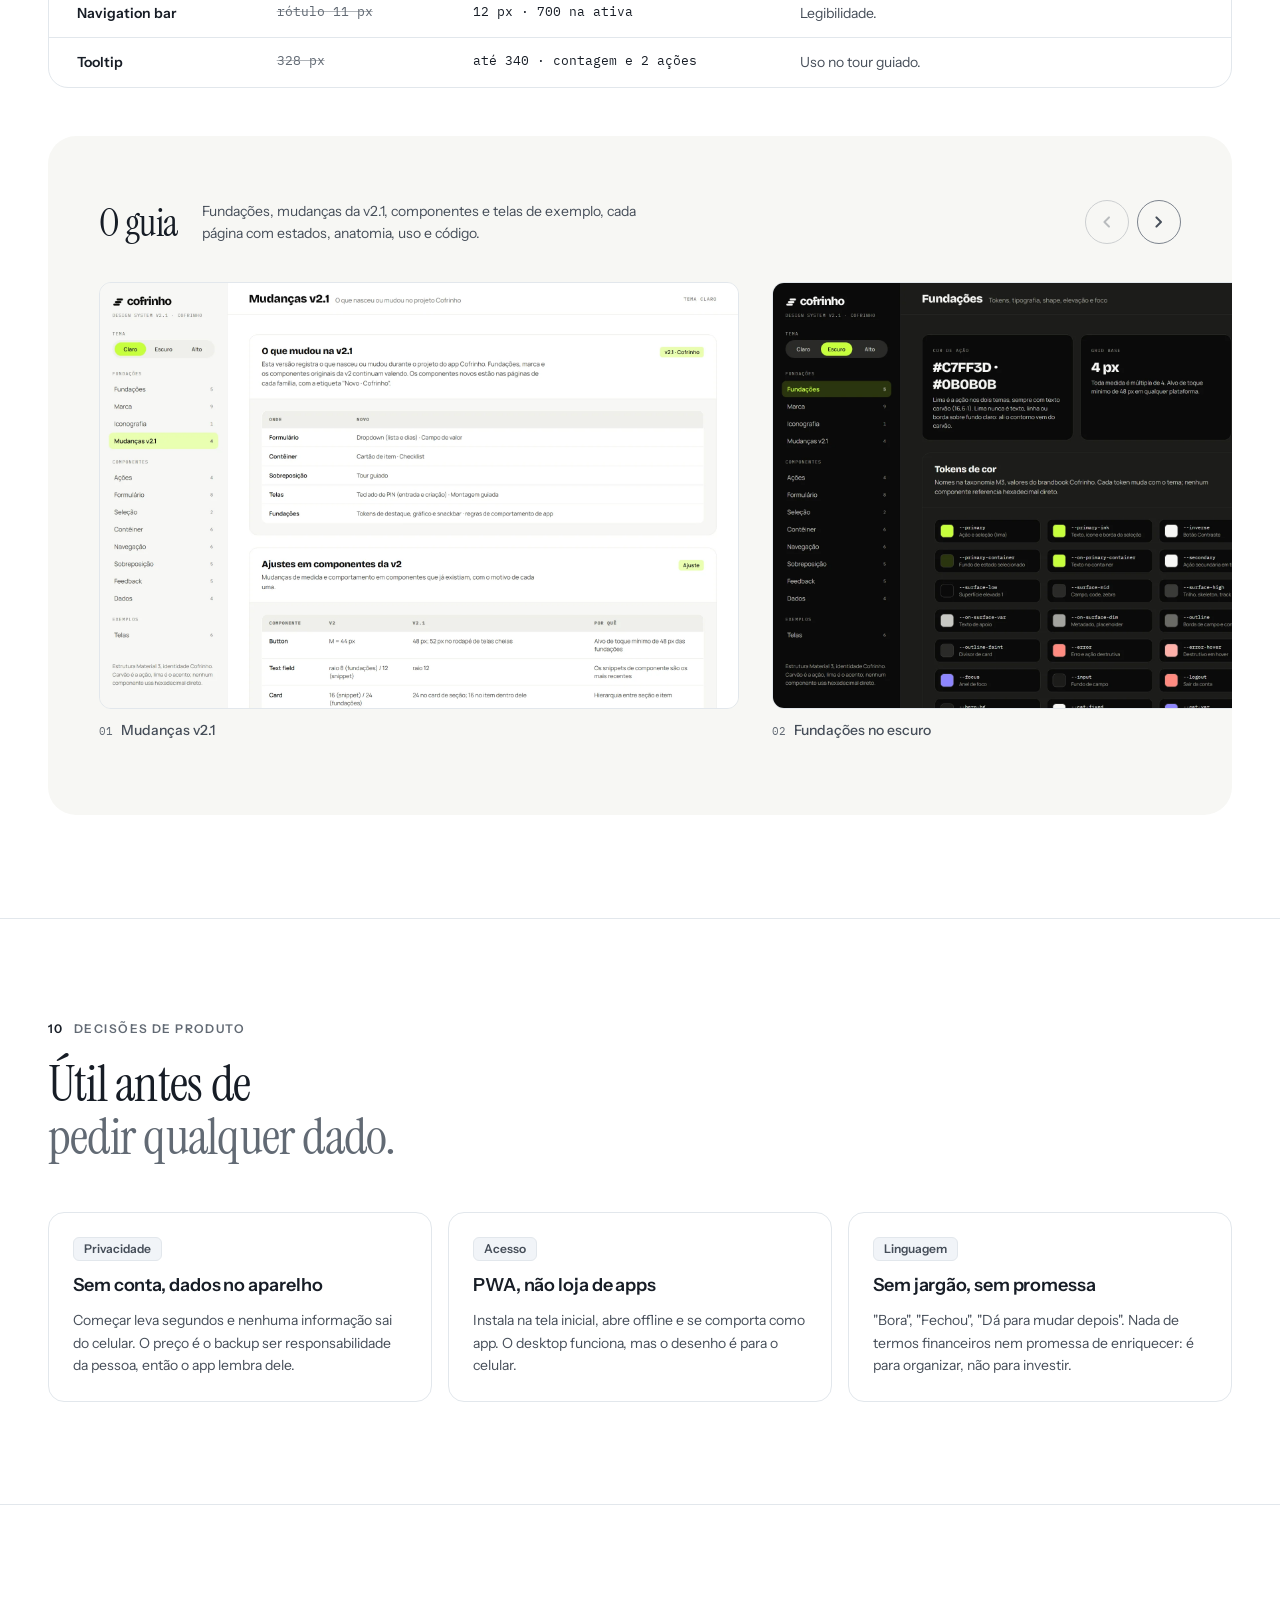
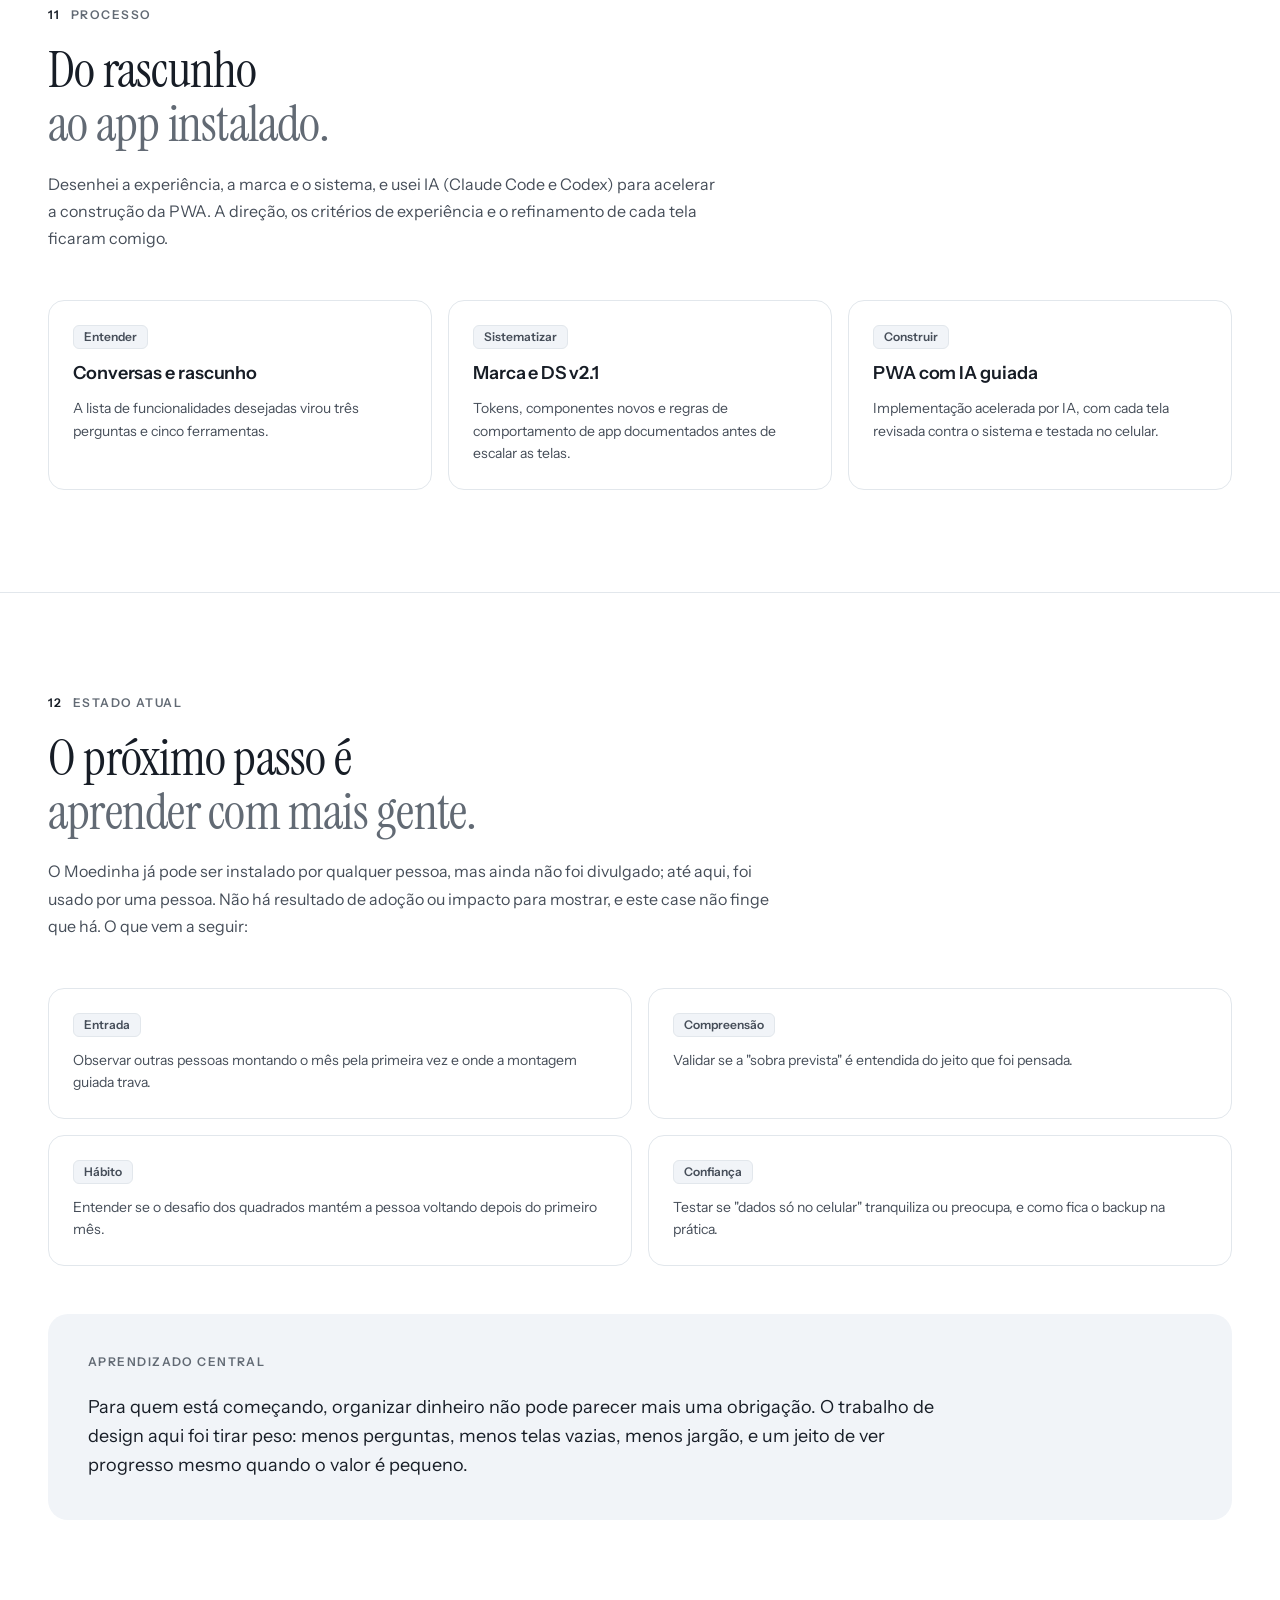
<file: moedinha.html>
<!DOCTYPE html>
<html lang="pt-BR" data-theme="light">
<head>
<meta charset="UTF-8">
<meta name="viewport" content="width=device-width, initial-scale=1">
<title>Moedinha · opedro.</title>
<meta name="description" content="Moedinha: um app para quem está começando a cuidar do próprio dinheiro. Produto autoral, da ideia à PWA, com marca e design system próprios.">
<meta name="theme-color" content="#FFFFFF">
<link rel="icon" href="assets/favicon.svg" type="image/svg+xml">
<link rel="icon" href="assets/favicon-32.png" type="image/png" sizes="32x32">
<link rel="apple-touch-icon" href="assets/apple-touch-icon.png">
<link rel="preconnect" href="https://fonts.googleapis.com">
<link rel="preconnect" href="https://fonts.gstatic.com" crossorigin>
<link rel="stylesheet" href="https://fonts.googleapis.com/css2?family=Instrument+Sans:wght@400;500;600;700&family=Instrument+Serif&family=IBM+Plex+Mono:wght@400;500&display=swap">
<link rel="stylesheet" href="https://fonts.googleapis.com/css2?family=Material+Symbols+Rounded:opsz,wght,FILL,GRAD@20..48,400,0..1,0&display=block">
<link rel="stylesheet" href="assets/css/tokens.css">
<link rel="stylesheet" href="assets/css/components.css">
<link rel="stylesheet" href="assets/css/site.css">
<link rel="stylesheet" href="assets/css/showcase.css">
<link rel="stylesheet" href="assets/css/moedinha.css">
</head>
<body class="page--moedinha">
<a class="skip" href="#main">Pular para o conteúdo</a>
<header class="appbar">
  <div class="container appbar__inner">
    <a class="appbar__brand" href="index.html" aria-label="opedro. — início"><img src="assets/logo/lockup-ui.svg" alt="opedro." width="121" height="22"></a>
    <nav class="appbar__links" aria-label="Principal">
      <a href="index.html#projetos">Projetos</a>
      <a href="index.html#sobre">Sobre</a>
      <a href="index.html#como-trabalho">Como trabalho</a>
      <a href="index.html#contato">Contato</a>
    </nav>
    <a class="btn btn--tonal btn--sm appbar__cta" href="https://www.linkedin.com/in/opedro-designer" target="_blank" rel="noopener">Vamos conversar</a>
    <button class="icon-btn appbar__menu" aria-label="Abrir menu" aria-expanded="false" aria-controls="mobile-menu"><span class="icon" aria-hidden="true">menu</span></button>
  </div>
</header>
<nav class="mobile-menu" id="mobile-menu" aria-label="Menu" hidden>
  <a href="index.html#projetos">Projetos</a>
  <a href="index.html#sobre">Sobre</a>
  <a href="index.html#como-trabalho">Como trabalho</a>
  <a href="index.html#contato">Contato</a>
</nav>

<main id="main" class="case case--moedinha">

<section class="case-hero">
  <div class="container">
    <a class="btn btn--text case-hero__back" href="index.html#projetos"><span class="icon" aria-hidden="true">arrow_back</span>Todos os projetos</a>
    <div class="case-cover">
      <div class="case-cover__copy">
        <p class="overline">Produto autoral &#183; PWA &#183; 2026</p>
        <h1 class="display display--l">Moedinha<span>.</span></h1>
        <p class="lede">Um app para quem está começando a cuidar do próprio dinheiro: <strong>saber quanto sobra, lembrar o que falta pagar e guardar aos poucos</strong>, sem planilha e sem cadastro.</p>
        <div class="case-cover__tags"><span class="tag">Product Design</span><span class="tag">Marca + Design System</span><span class="tag">PWA</span><span class="tag">2026</span></div>
        <div class="case-cover__actions">
          <a class="btn live__install-btn" href="https://moedinha.netlify.app/instalar.html" target="_blank" rel="noopener"><span class="icon" aria-hidden="true">install_mobile</span>Instalar o Moedinha</a>
          <a class="btn btn--outlined" href="#experimente"><span class="icon" aria-hidden="true">touch_app</span>Testar a demonstração</a>
        </div>
      </div>
      <div class="case-cover__media"><img src="assets/img/moedinha-cover.webp" alt="" width="1600" height="1200" fetchpriority="high"></div>
    </div>
  </div>
</section>

<section class="case-meta" aria-label="Sobre o projeto">
  <div class="container">
    <div class="meta-grid">
      <div class="card">
        <p class="overline">Meu papel</p>
        <h3 class="card__title card__title--lg">Da ideia ao produto</h3>
        <p>Conceito, fluxos, interface, marca, design system e a construção da PWA.</p>
      </div>
      <div class="card">
        <p class="overline">Para quem</p>
        <h3 class="card__title card__title--lg">Primeira autonomia financeira</h3>
        <p>Quem está entre a faculdade e o primeiro emprego e acabou de começar a pagar as próprias contas.</p>
      </div>
      <div class="card">
        <p class="overline">Formato</p>
        <h3 class="card__title card__title--lg">App no celular, sem cadastro</h3>
        <p>PWA instalável, que funciona offline e guarda tudo só no aparelho, protegido por PIN.</p>
      </div>
      <div class="card">
        <p class="overline">Status</p>
        <h3 class="card__title card__title--lg">Aberto para instalar</h3>
        <p>Qualquer pessoa pode instalar pelo link do case. Ainda sem divulgação e sem resultados para medir.</p>
      </div>
    </div>
  </div>
</section>

<!-- 01 PROBLEMA -->
<section class="case-section">
  <div class="container">
    <header class="section-head reveal">
      <p class="overline"><span class="num">01</span>O problema</p>
      <h2 class="section-title">O primeiro salário chega<br><span class="dim">antes do primeiro controle.</span></h2>
      <div class="prose">
      <p>A ideia nasceu de uma situação concreta: uma jovem conciliando faculdade, primeiro emprego e, pela primeira vez, as próprias contas. O dinheiro entra, o aluguel sai, o cartão vira parcela, e no fim do mês fica a sensação de não saber para onde foi.</p>
      <p>As saídas disponíveis não encaixavam. A planilha dá trabalho para manter. O app do banco mostra o que já aconteceu, não o que vai acontecer. E os apps de finanças pedem conta, conexão com o banco e um mar de gráficos antes de ajudar em qualquer coisa.</p>
      <p>Organizei o que apareceu nas conversas em três perguntas. O Moedinha existe para responder a elas.</p>
    </div>
    </header>

    <div class="questions reveal">
      <div class="question"><p class="question__q">Quanto <span>sobra</span> este mês?</p><p>Depois das contas, das parcelas e do que costuma variar, quanto do salário ainda está livre.</p></div>
      <div class="question"><p class="question__q">O que ainda <span>falta pagar</span>?</p><p>Quais contas já foram e quais vencem nos próximos dias, sem precisar lembrar de cabeça.</p></div>
      <div class="question"><p class="question__q">Quanto já <span>guardei</span>?</p><p>Um objetivo que dá para ver crescendo, mesmo quando o valor guardado é pequeno.</p></div>
    </div>
  </div>
</section>

<!-- 02 A IDEIA -->
<section class="case-section">
  <div class="container">
    <header class="section-head reveal">
      <p class="overline"><span class="num">02</span>A ideia</p>
      <h2 class="section-title">O mês inteiro<br><span class="dim">num lugar só.</span></h2>
      <div class="prose">
      <p>Em vez de um app de finanças completo, cinco ferramentas pequenas, cada uma ligada a uma tarefa real do mês. A navegação mantém todas a um toque de distância, sem transformar a rotina num sistema de planilhas.</p>
    </div>
    </header>

    <div class="tools reveal">
      <div class="tool"><span class="tool__icon"><span class="icon" aria-hidden="true">space_dashboard</span></span><h3>Resumo</h3><p>Quanto sobra do salário depois das contas, e o que vence a seguir.</p><p class="tool__q">→ Quanto sobra?</p></div>
      <div class="tool"><span class="tool__icon"><span class="icon" aria-hidden="true">calendar_month</span></span><h3>Mês</h3><p>Entradas, contas fixas e a previsão do que varia, como mercado e transporte.</p><p class="tool__q">→ O que falta pagar?</p></div>
      <div class="tool"><span class="tool__icon"><span class="icon" aria-hidden="true">credit_card</span></span><h3>Dívidas</h3><p>Quanto ainda deve, quanto paga por mês e quando termina.</p><p class="tool__q">→ O que falta pagar?</p></div>
      <div class="tool"><span class="tool__icon"><span class="icon" aria-hidden="true">savings</span></span><h3>Guardar</h3><p>O desafio dos quadrados: uma meta grande em vários passos pequenos.</p><p class="tool__q">→ Quanto já guardei?</p></div>
      <div class="tool"><span class="tool__icon"><span class="icon" aria-hidden="true">shopping_cart</span></span><h3>Compras</h3><p>A lista do mercado, marcando o que já foi para o carrinho.</p><p class="tool__q">→ O dia a dia</p></div>
    </div>
  </div>
</section>

<!-- 03 PRIMEIRO CONTATO -->
<section class="case-section">
  <div class="container">
    <header class="section-head reveal">
      <p class="overline"><span class="num">03</span>Primeiro contato</p>
      <h2 class="section-title">O que é o app,<br><span class="dim">e depois o PIN.</span></h2>
      <div class="prose">
      <p>Três telas apresentam o que o app faz e como ele trata os dados: sem conta, sem cadastro, tudo no celular e funcionando sem internet. Em seguida, a pessoa cria um PIN de 4 números.</p>
    </div>
    </header>

    <div class="stage stage--ink reveal">
      <div class="stage__head">
        <h3 class="stage__title">Apresentação e PIN</h3>
        <p class="stage__note">Apresentação, criação do PIN e a tela de entrada das próximas vezes.</p>
      </div>
      <div class="phones">
        <figure class="phone-item"><button class="phone" type="button" aria-label="Ampliar tela: Boas-vindas"><span class="phone__screen"><img src="assets/img/moedinha/intro-1.webp" alt="Tela do Moedinha: Boas-vindas" loading="lazy"></span><span class="phone__zoom" aria-hidden="true"><span class="icon">open_in_full</span></span></button><figcaption><span class="n">01</span>Boas-vindas</figcaption></figure>
        <figure class="phone-item"><button class="phone" type="button" aria-label="Ampliar tela: As cinco ferramentas"><span class="phone__screen"><img src="assets/img/moedinha/intro-2.webp" alt="Tela do Moedinha: As cinco ferramentas" loading="lazy"></span><span class="phone__zoom" aria-hidden="true"><span class="icon">open_in_full</span></span></button><figcaption><span class="n">02</span>As cinco ferramentas</figcaption></figure>
        <figure class="phone-item"><button class="phone" type="button" aria-label="Ampliar tela: Por que é seguro"><span class="phone__screen"><img src="assets/img/moedinha/intro-3.webp" alt="Tela do Moedinha: Por que é seguro" loading="lazy"></span><span class="phone__zoom" aria-hidden="true"><span class="icon">open_in_full</span></span></button><figcaption><span class="n">03</span>Por que é seguro</figcaption></figure>
        <figure class="phone-item"><button class="phone" type="button" aria-label="Ampliar tela: Antes do PIN"><span class="phone__screen"><img src="assets/img/moedinha/intro-4.webp" alt="Tela do Moedinha: Antes do PIN" loading="lazy"></span><span class="phone__zoom" aria-hidden="true"><span class="icon">open_in_full</span></span></button><figcaption><span class="n">04</span>Antes do PIN</figcaption></figure>
        <figure class="phone-item"><button class="phone" type="button" aria-label="Ampliar tela: Criar PIN"><span class="phone__screen"><img src="assets/img/moedinha/pin-1.webp" alt="Tela do Moedinha: Criar PIN" loading="lazy"></span><span class="phone__zoom" aria-hidden="true"><span class="icon">open_in_full</span></span></button><figcaption><span class="n">05</span>Criar PIN</figcaption></figure>
        <figure class="phone-item"><button class="phone" type="button" aria-label="Ampliar tela: Confirmar PIN"><span class="phone__screen"><img src="assets/img/moedinha/pin-2.webp" alt="Tela do Moedinha: Confirmar PIN" loading="lazy"></span><span class="phone__zoom" aria-hidden="true"><span class="icon">open_in_full</span></span></button><figcaption><span class="n">06</span>Confirmar PIN</figcaption></figure>
        <figure class="phone-item"><button class="phone" type="button" aria-label="Ampliar tela: Entrar nas próximas vezes"><span class="phone__screen"><img src="assets/img/moedinha/unlock.webp" alt="Tela do Moedinha: Entrar nas próximas vezes" loading="lazy"></span><span class="phone__zoom" aria-hidden="true"><span class="icon">open_in_full</span></span></button><figcaption><span class="n">07</span>Entrar nas próximas vezes</figcaption></figure>
      </div>
    </div>
  </div>
</section>

<!-- 04 MONTAGEM GUIADA -->
<section class="case-section">
  <div class="container">
    <header class="section-head reveal">
      <p class="overline"><span class="num">04</span>Montagem guiada</p>
      <h2 class="section-title">Nenhum painel vazio<br><span class="dim">no primeiro dia.</span></h2>
      <div class="prose">
      <p>Um app de finanças vazio pede esforço justo quando a pessoa ainda não sabe se vale a pena. Por isso a entrada é uma conversa em quatro perguntas, na língua do dia a dia: quanto entra, quando cai, quais contas se repetem e se há parcelas.</p>
      <p>No fim, ela já vê a primeira previsão do mês e pode seguir um tour rápido que mostra onde fica cada coisa. Quem prefere explorar antes pode começar com valores de exemplo e trocar pelos seus depois.</p>
    </div>
    </header>

    <div class="stage stage--lime reveal">
      <div class="stage__head">
        <h3 class="stage__title">Do zero ao primeiro uso</h3>
        <p class="stage__note">Quatro passos de montagem e, em seguida, um tour curto pelas abas.</p>
      </div>
      <div class="phones">
        <figure class="phone-item"><button class="phone" type="button" aria-label="Ampliar tela: Quanto entra"><span class="phone__screen"><img src="assets/img/moedinha/guide-1.webp" alt="Tela do Moedinha: Quanto entra" loading="lazy"></span><span class="phone__zoom" aria-hidden="true"><span class="icon">open_in_full</span></span></button><figcaption><span class="n">01</span>Quanto entra</figcaption></figure>
        <figure class="phone-item"><button class="phone" type="button" aria-label="Ampliar tela: Contas do mês"><span class="phone__screen"><img src="assets/img/moedinha/guide-2.webp" alt="Tela do Moedinha: Contas do mês" loading="lazy"></span><span class="phone__zoom" aria-hidden="true"><span class="icon">open_in_full</span></span></button><figcaption><span class="n">02</span>Contas do mês</figcaption></figure>
        <figure class="phone-item"><button class="phone" type="button" aria-label="Ampliar tela: Dívidas e parcelas"><span class="phone__screen"><img src="assets/img/moedinha/guide-3.webp" alt="Tela do Moedinha: Dívidas e parcelas" loading="lazy"></span><span class="phone__zoom" aria-hidden="true"><span class="icon">open_in_full</span></span></button><figcaption><span class="n">03</span>Dívidas e parcelas</figcaption></figure>
        <figure class="phone-item"><button class="phone" type="button" aria-label="Ampliar tela: Primeira previsão"><span class="phone__screen"><img src="assets/img/moedinha/guide-4.webp" alt="Tela do Moedinha: Primeira previsão" loading="lazy"></span><span class="phone__zoom" aria-hidden="true"><span class="icon">open_in_full</span></span></button><figcaption><span class="n">04</span>Primeira previsão</figcaption></figure>
        <figure class="phone-item"><button class="phone" type="button" aria-label="Ampliar tela: Tour: a sobra"><span class="phone__screen"><img src="assets/img/moedinha/tour-1.webp" alt="Tela do Moedinha: Tour: a sobra" loading="lazy"></span><span class="phone__zoom" aria-hidden="true"><span class="icon">open_in_full</span></span></button><figcaption><span class="n">05</span>Tour: a sobra</figcaption></figure>
        <figure class="phone-item"><button class="phone" type="button" aria-label="Ampliar tela: Tour: o que pagar"><span class="phone__screen"><img src="assets/img/moedinha/tour-2.webp" alt="Tela do Moedinha: Tour: o que pagar" loading="lazy"></span><span class="phone__zoom" aria-hidden="true"><span class="icon">open_in_full</span></span></button><figcaption><span class="n">06</span>Tour: o que pagar</figcaption></figure>
        <figure class="phone-item"><button class="phone" type="button" aria-label="Ampliar tela: Tour: entradas"><span class="phone__screen"><img src="assets/img/moedinha/tour-3.webp" alt="Tela do Moedinha: Tour: entradas" loading="lazy"></span><span class="phone__zoom" aria-hidden="true"><span class="icon">open_in_full</span></span></button><figcaption><span class="n">07</span>Tour: entradas</figcaption></figure>
        <figure class="phone-item"><button class="phone" type="button" aria-label="Ampliar tela: Ou: valores de exemplo"><span class="phone__screen"><img src="assets/img/moedinha/exemplo.webp" alt="Tela do Moedinha: Ou: valores de exemplo" loading="lazy"></span><span class="phone__zoom" aria-hidden="true"><span class="icon">open_in_full</span></span></button><figcaption><span class="n">08</span>Ou: valores de exemplo</figcaption></figure>
      </div>
    </div>
  </div>
</section>

<!-- 05 AS CINCO FERRAMENTAS -->
<section class="case-section">
  <div class="container">
    <header class="section-head reveal">
      <p class="overline"><span class="num">05</span>O produto</p>
      <h2 class="section-title">Cada tela responde<br><span class="dim">a uma pergunta.</span></h2>
      <div class="prose">
      <p>O Resumo abre com a resposta mais importante, a sobra prevista, e mostra para onde vai cada parte do salário numa barra só. Abaixo, o que vence a seguir, as dívidas e o quanto já foi guardado, cada um levando para a sua aba.</p>
      <p>Em Guardar, o desafio dos quadrados divide uma meta grande em duzentos passos pequenos: a cada valor guardado, a pessoa marca um quadrado.</p>
    </div>
    </header>

    <div class="stage stage--paper reveal">
      <div class="stage__head">
        <h3 class="stage__title">As cinco abas</h3>
        <p class="stage__note">Telas longas rolam sozinhas. Toque em qualquer uma para ver de perto.</p>
      </div>
      <div class="phones">
        <figure class="phone-item"><button class="phone" type="button" aria-label="Ampliar tela: Resumo: quanto sobra"><span class="phone__screen"><img src="assets/img/moedinha/resumo.webp" alt="Tela do Moedinha: Resumo: quanto sobra" loading="lazy"></span><span class="phone__zoom" aria-hidden="true"><span class="icon">open_in_full</span></span></button><figcaption><span class="n">01</span>Resumo: quanto sobra</figcaption></figure>
        <figure class="phone-item"><button class="phone" type="button" aria-label="Ampliar tela: Mês: entradas e contas"><span class="phone__screen"><img src="assets/img/moedinha/mes.webp" alt="Tela do Moedinha: Mês: entradas e contas" loading="lazy"></span><span class="phone__zoom" aria-hidden="true"><span class="icon">open_in_full</span></span></button><figcaption><span class="n">02</span>Mês: entradas e contas</figcaption></figure>
        <figure class="phone-item"><button class="phone" type="button" aria-label="Ampliar tela: Dívidas: até quando"><span class="phone__screen"><img src="assets/img/moedinha/dividas.webp" alt="Tela do Moedinha: Dívidas: até quando" loading="lazy"></span><span class="phone__zoom" aria-hidden="true"><span class="icon">open_in_full</span></span></button><figcaption><span class="n">03</span>Dívidas: até quando</figcaption></figure>
        <figure class="phone-item"><button class="phone" type="button" aria-label="Ampliar tela: Guardar: o desafio"><span class="phone__screen"><img src="assets/img/moedinha/guardar.webp" alt="Tela do Moedinha: Guardar: o desafio" loading="lazy"></span><span class="phone__zoom" aria-hidden="true"><span class="icon">open_in_full</span></span></button><figcaption><span class="n">04</span>Guardar: o desafio</figcaption></figure>
        <figure class="phone-item"><button class="phone" type="button" aria-label="Ampliar tela: Compras: a lista"><span class="phone__screen"><img src="assets/img/moedinha/compras.webp" alt="Tela do Moedinha: Compras: a lista" loading="lazy"></span><span class="phone__zoom" aria-hidden="true"><span class="icon">open_in_full</span></span></button><figcaption><span class="n">05</span>Compras: a lista</figcaption></figure>
      </div>
    </div>
  </div>
</section>

<!-- 06 APP VIVO -->
<section class="case-section" id="experimente">
  <div class="container">
    <div class="live reveal">
      <div class="live__device">
        <div class="live__screen">
          <iframe title="Demonstração do Moedinha com dados de exemplo" data-src="assets/moedinha-app/index.html" loading="lazy"></iframe>
          <button class="live__start" type="button"><span class="icon" aria-hidden="true">touch_app</span><b>Abrir a demonstração</b></button>
        </div>
      </div>
      <div class="live__copy">
        <p class="overline">Experimente</p>
        <h2>Uma versão para testar,<br><span>com dados de exemplo.</span></h2>
        <p>Esta demonstração tem as mesmas telas e interações do Moedinha, já preenchida com valores de exemplo. Algumas coisas para tentar:</p>
        <ul class="tries">
          <li><span class="icon" aria-hidden="true">savings</span>Em Guardar, toque num quadrado e veja ele virar moeda.</li>
          <li><span class="icon" aria-hidden="true">task_alt</span>No Resumo, marque uma conta como paga e veja a lista se reorganizar.</li>
          <li><span class="icon" aria-hidden="true">event</span>Em Mês, abra "Dia do salário" e escolha o 5º dia útil.</li>
          <li><span class="icon" aria-hidden="true">dark_mode</span>Na engrenagem, ligue o modo escuro ou refaça o tour.</li>
        </ul>
        <p class="live__note">Na demonstração não há PIN e nada fica salvo: ao recarregar a página, tudo volta ao início.</p>
        <div class="live__install">
          <a class="btn live__install-btn" href="https://moedinha.netlify.app/instalar.html" target="_blank" rel="noopener"><span class="icon" aria-hidden="true">install_mobile</span>Instalar o Moedinha</a>
          <p>A versão completa, com PIN, começando do zero. Os dados ficam só no seu celular.</p>
        </div>
      </div>
    </div>
  </div>
</section>

<!-- 07 DETALHES -->
<section class="case-section">
  <div class="container">
    <header class="section-head reveal">
      <p class="overline"><span class="num">07</span>Detalhes</p>
      <h2 class="section-title">O salário cai<br><span class="dim">no 5º dia útil.</span></h2>
      <div class="prose">
      <p>O lembrete do salário entende como o salário cai no Brasil: 5º dia útil da CLT, sábado contando ou não, feriados nacionais, adiantamento no meio do mês e dia fixo que cai no fim de semana. No dia, o app lembra de guardar uma parte antes de começar a gastar.</p>
      <p>Como os dados ficam só no aparelho, o app também lembra de fazer backup a cada duas semanas.</p>
    </div>
    </header>

    <div class="stage stage--ink reveal">
      <div class="stage__head">
        <h3 class="stage__title">Dia do salário e ajustes</h3>
        <p class="stage__note">As regras de pagamento do salário e, nos ajustes, backup, segurança e lembretes.</p>
      </div>
      <div class="phones">
        <figure class="phone-item"><button class="phone" type="button" aria-label="Ampliar tela: Dia do salário"><span class="phone__screen"><img src="assets/img/moedinha/payday.webp" alt="Tela do Moedinha: Dia do salário" loading="lazy"></span><span class="phone__zoom" aria-hidden="true"><span class="icon">open_in_full</span></span></button><figcaption><span class="n">01</span>Dia do salário</figcaption></figure>
        <figure class="phone-item"><button class="phone" type="button" aria-label="Ampliar tela: Ajustes e backup"><span class="phone__screen"><img src="assets/img/moedinha/ajustes.webp" alt="Tela do Moedinha: Ajustes e backup" loading="lazy"></span><span class="phone__zoom" aria-hidden="true"><span class="icon">open_in_full</span></span></button><figcaption><span class="n">02</span>Ajustes e backup</figcaption></figure>
      </div>
    </div>
  </div>
</section>

<!-- 08 TEMA ESCURO -->
<section class="case-section">
  <div class="container">
    <header class="section-head reveal">
      <p class="overline"><span class="num">08</span>Claro e escuro</p>
      <h2 class="section-title">O mesmo app,<br><span class="dim">à noite.</span></h2>
      <div class="prose">
      <p>O tema segue o do celular e também pode ser escolhido nos ajustes.</p>
    </div>
    </header>

    <div class="stage stage--ink reveal">
      <div class="phones">
        <figure class="phone-item"><button class="phone" type="button" aria-label="Ampliar tela: Resumo"><span class="phone__screen"><img src="assets/img/moedinha/resumo-dark.webp" alt="Tela do Moedinha: Resumo" loading="lazy"></span><span class="phone__zoom" aria-hidden="true"><span class="icon">open_in_full</span></span></button><figcaption><span class="n">01</span>Resumo</figcaption></figure>
        <figure class="phone-item"><button class="phone" type="button" aria-label="Ampliar tela: Mês"><span class="phone__screen"><img src="assets/img/moedinha/mes-dark.webp" alt="Tela do Moedinha: Mês" loading="lazy"></span><span class="phone__zoom" aria-hidden="true"><span class="icon">open_in_full</span></span></button><figcaption><span class="n">02</span>Mês</figcaption></figure>
        <figure class="phone-item"><button class="phone" type="button" aria-label="Ampliar tela: Guardar"><span class="phone__screen"><img src="assets/img/moedinha/guardar-dark.webp" alt="Tela do Moedinha: Guardar" loading="lazy"></span><span class="phone__zoom" aria-hidden="true"><span class="icon">open_in_full</span></span></button><figcaption><span class="n">03</span>Guardar</figcaption></figure>
        <figure class="phone-item"><button class="phone" type="button" aria-label="Ampliar tela: Compras"><span class="phone__screen"><img src="assets/img/moedinha/compras-dark.webp" alt="Tela do Moedinha: Compras" loading="lazy"></span><span class="phone__zoom" aria-hidden="true"><span class="icon">open_in_full</span></span></button><figcaption><span class="n">04</span>Compras</figcaption></figure>
      </div>
    </div>
  </div>
</section>

<!-- 09 DESIGN SYSTEM -->
<section class="case-section">
  <div class="container">
    <header class="section-head reveal">
      <p class="overline"><span class="num">09</span>Marca e design system</p>
      <h2 class="section-title">Um sistema que nasceu<br><span class="dim">de outro sistema.</span></h2>
      <div class="prose">
      <p>O Moedinha não começou do zero visualmente. Ele parte de um design system anterior, o ZEOM, com estrutura Material 3, e o leva para uma versão 2.1: a marca e a paleta do produto entram como valores dos tokens, e tudo o que o app precisou e o sistema ainda não tinha virou componente documentado.</p>
      <p>O guia ainda carrega o nome de trabalho do projeto, Cofrinho. Como no sistema original, nenhum componente usa uma cor direto, só tokens, e os dois temas saem dos mesmos componentes.</p>
    </div>
    </header>

    <div class="ds-numbers reveal">
      <div><b>13</b><span>Páginas no guia</span><small>Fundações, marca, iconografia e famílias de componentes</small></div>
      <div><b>65</b><span>Itens documentados</span><small>Cada um com estados, anatomia, uso e código</small></div>
      <div><b>7</b><span>Peças novas</span><small>Nascidas das necessidades do app</small></div>
      <div><b>2</b><span>Temas</span><small>Claro e escuro, pelos mesmos tokens</small></div>
    </div>

    <div class="spec reveal">
      <div class="spec__card">
        <span class="spec__label">Cor · papéis do produto</span>
        <div class="swatches">
          <div class="swatch"><i style="background:#C7FF3D"></i><b>Lima</b><span>#C7FF3D · ação e progresso</span></div>
          <div class="swatch"><i style="background:#0B0B0B"></i><b>Carvão</b><span>#0B0B0B · estrutura e destaque</span></div>
          <div class="swatch"><i style="background:#F7F7F4"></i><b>Off-white</b><span>#F7F7F4 · superfície</span></div>
          <div class="swatch"><i style="background:#5B4DFF"></i><b>Violeta</b><span>#5B4DFF · foco e apoio</span></div>
        </div>
        <span class="spec__label">Categorias do gráfico do Resumo</span>
        <div class="swatches swatches--sm">
          <div class="swatch"><i style="background:#0B0B0B"></i><span>fixas</span></div>
          <div class="swatch"><i style="background:#5B4DFF"></i><span>variáveis</span></div>
          <div class="swatch"><i style="background:#A3A39E"></i><span>dívidas</span></div>
          <div class="swatch"><i style="background:#C7FF3D; box-shadow: inset 0 0 0 1.5px #0B0B0B"></i><span>sobra</span></div>
          <div class="swatch"><i style="background:#D92D20"></i><span>erro</span></div>
          <div class="swatch"><i style="background:#1A7F45"></i><span>sucesso</span></div>
        </div>
      </div>
      <div class="spec__card spec__card--ink">
        <span class="spec__label">Tipografia · cada família com um papel</span>
        <div class="type-row"><small>Bricolage 800<br>títulos</small><span class="t-display">Seu mês está montado.</span></div>
        <div class="type-row"><small>Bricolage 800<br>título de tela</small><span class="t-title">Desafio dos quadrados</span></div>
        <div class="type-row"><small>Manrope 500<br>texto e interface</small><span class="t-body">Dá para ajustar tudo depois na aba Mês.</span></div>
        <div class="type-row"><small>Manrope 800<br>valor tabular</small><span class="t-value">R$ 1.100,00</span></div>
        <div class="type-row"><small>Anton<br>só em sticker</small><span class="t-sticker">Bora fazer</span></div>
      </div>
    </div>

    <div class="spec spec--single reveal">
      <div class="spec__card spec__card--ink">
        <span class="spec__label">Nasceu no projeto · etiqueta "Novo"</span>
        <div class="born">
          <span>Campo de valor</span><span>Dropdown de dias</span><span>Cartão de item</span><span>Checklist</span>
          <span>Tour guiado</span><span>Teclado de PIN</span><span>Montagem guiada</span>
        </div>
        <span class="spec__label">Tokens acrescentados</span>
        <ul class="tokens-list">
          <li><i style="background:#0B0B0B"></i><code>--hero-bg / --hero-fg</code><span>Card de destaque carvão com valor em lima, na aba Guardar.</span></li>
          <li><i style="background:#5B4DFF"></i><code>--cat-fixed … --cat-left</code><span>As quatro categorias do gráfico do Resumo.</span></li>
          <li><i style="background:#C7FF3D"></i><code>--snack-bg / --snack-action</code><span>Snackbar carvão com ação lima no claro; invertido no escuro.</span></li>
        </ul>
      </div>
    </div>

    <div class="evo reveal">
      <div class="evo__head">
        <h3>Ajustes v2 → v2.1, cada um com o porquê</h3>
        <p>O sistema não só ganhou peças: as que já existiam foram medidas de novo no celular, e cada mudança ficou registrada com o motivo.</p>
      </div>
      <div class="evo__scroll">
        <table>
          <thead><tr><th>Componente</th><th>v2</th><th>v2.1</th><th>Por quê</th></tr></thead>
          <tbody>
            <tr><td>Button</td><td class="old">44 px</td><td class="new">48 px · 52 no rodapé</td><td>Alvo de toque mínimo de 48 px das fundações.</td></tr>
            <tr><td>Switch</td><td class="old">48 × 28</td><td class="new">52 × 32</td><td>Proporção mais fácil de acertar no celular.</td></tr>
            <tr><td>Checkbox e radio</td><td class="old">só o controle</td><td class="new">linha inteira · 56 px</td><td>Opções longas, com descrição.</td></tr>
            <tr><td>Card</td><td class="old">16 ou 24</td><td class="new">24 seção · 16 item</td><td>Hierarquia entre a seção e o item dentro dela.</td></tr>
            <tr><td>Snackbar</td><td class="old">canto esquerdo</td><td class="new">centro, acima da navegação</td><td>Alcance do polegar e convivência com a barra de abas.</td></tr>
            <tr><td>Navigation bar</td><td class="old">rótulo 11 px</td><td class="new">12 px · 700 na ativa</td><td>Legibilidade.</td></tr>
            <tr><td>Tooltip</td><td class="old">328 px</td><td class="new">até 340 · contagem e 2 ações</td><td>Uso no tour guiado.</td></tr>
          </tbody>
        </table>
      </div>
    </div>

    <div class="stage stage--paper reveal">
      <div class="stage__head">
        <h3 class="stage__title">O guia</h3>
        <p class="stage__note">Fundações, mudanças da v2.1, componentes e telas de exemplo, cada página com estados, anatomia, uso e código.</p>
      </div>
      <div class="phones phones--docs">
        <figure class="phone-item"><button class="shot__frame" type="button" aria-label="Ampliar: página Mudanças v2.1 do guia"><img src="assets/img/moedinha/ds-changes-light.webp" alt="Página Mudanças v2.1 do guia, com o que nasceu no projeto e a tabela de ajustes" loading="lazy"><span class="shot__zoom" aria-hidden="true"><span class="icon icon--20">open_in_full</span></span></button><figcaption><span class="n">01</span>Mudanças v2.1</figcaption></figure>
        <figure class="phone-item"><button class="shot__frame" type="button" aria-label="Ampliar: Fundações no tema escuro"><img src="assets/img/moedinha/ds-found-dark.webp" alt="Página de Fundações no tema escuro, com os tokens de cor" loading="lazy"><span class="shot__zoom" aria-hidden="true"><span class="icon icon--20">open_in_full</span></span></button><figcaption><span class="n">02</span>Fundações no escuro</figcaption></figure>
        <figure class="phone-item"><button class="shot__frame" type="button" aria-label="Ampliar: página Formulário"><img src="assets/img/moedinha/ds-forms-light.webp" alt="Página Formulário com os estados do text field" loading="lazy"><span class="shot__zoom" aria-hidden="true"><span class="icon icon--20">open_in_full</span></span></button><figcaption><span class="n">03</span>Formulário</figcaption></figure>
        <figure class="phone-item"><button class="shot__frame" type="button" aria-label="Ampliar: página Contêiner"><img src="assets/img/moedinha/ds-containers-light.webp" alt="Página Contêiner com as variantes de card" loading="lazy"><span class="shot__zoom" aria-hidden="true"><span class="icon icon--20">open_in_full</span></span></button><figcaption><span class="n">04</span>Contêiner</figcaption></figure>
        <figure class="phone-item"><button class="shot__frame" type="button" aria-label="Ampliar: página Sobreposição"><img src="assets/img/moedinha/ds-overlay-light.webp" alt="Página Sobreposição com dialog e bottom sheet" loading="lazy"><span class="shot__zoom" aria-hidden="true"><span class="icon icon--20">open_in_full</span></span></button><figcaption><span class="n">05</span>Sobreposição</figcaption></figure>
        <figure class="phone-item"><button class="shot__frame" type="button" aria-label="Ampliar: telas de exemplo do guia"><img src="assets/img/moedinha/ds-screens-light.webp" alt="Página de telas de exemplo do guia, com o onboarding" loading="lazy"><span class="shot__zoom" aria-hidden="true"><span class="icon icon--20">open_in_full</span></span></button><figcaption><span class="n">06</span>Telas de exemplo</figcaption></figure>
      </div>
    </div>
  </div>
</section>

<!-- 10 DECISÕES -->
<section class="case-section">
  <div class="container">
    <header class="section-head reveal">
      <p class="overline"><span class="num">10</span>Decisões de produto</p>
      <h2 class="section-title">Útil antes de<br><span class="dim">pedir qualquer dado.</span></h2>
    </header>

    <div class="card-grid card-grid--3 reveal">
      <div class="card">
        <span class="tag tag--draft">Privacidade</span>
        <h3 class="card__title card__title--lg">Sem conta, dados no aparelho</h3>
        <p>Começar leva segundos e nenhuma informação sai do celular. O preço é o backup ser responsabilidade da pessoa, então o app lembra dele.</p>
      </div>
      <div class="card">
        <span class="tag tag--draft">Acesso</span>
        <h3 class="card__title card__title--lg">PWA, não loja de apps</h3>
        <p>Instala na tela inicial, abre offline e se comporta como app. O desktop funciona, mas o desenho é para o celular.</p>
      </div>
      <div class="card">
        <span class="tag tag--draft">Linguagem</span>
        <h3 class="card__title card__title--lg">Sem jargão, sem promessa</h3>
        <p>"Bora", "Fechou", "Dá para mudar depois". Nada de termos financeiros nem promessa de enriquecer: é para organizar, não para investir.</p>
      </div>
    </div>
  </div>
</section>

<!-- 11 PROCESSO -->
<section class="case-section">
  <div class="container">
    <header class="section-head reveal">
      <p class="overline"><span class="num">11</span>Processo</p>
      <h2 class="section-title">Do rascunho<br><span class="dim">ao app instalado.</span></h2>
      <div class="prose">
      <p>Desenhei a experiência, a marca e o sistema, e usei IA (Claude Code e Codex) para acelerar a construção da PWA. A direção, os critérios de experiência e o refinamento de cada tela ficaram comigo.</p>
    </div>
    </header>

    <div class="card-grid card-grid--3 reveal">
      <div class="card"><span class="tag tag--draft">Entender</span><h3 class="card__title card__title--lg">Conversas e rascunho</h3><p>A lista de funcionalidades desejadas virou três perguntas e cinco ferramentas.</p></div>
      <div class="card"><span class="tag tag--draft">Sistematizar</span><h3 class="card__title card__title--lg">Marca e DS v2.1</h3><p>Tokens, componentes novos e regras de comportamento de app documentados antes de escalar as telas.</p></div>
      <div class="card"><span class="tag tag--draft">Construir</span><h3 class="card__title card__title--lg">PWA com IA guiada</h3><p>Implementação acelerada por IA, com cada tela revisada contra o sistema e testada no celular.</p></div>
    </div>
  </div>
</section>

<!-- 12 ESTADO ATUAL -->
<section class="case-section">
  <div class="container">
    <header class="section-head reveal">
      <p class="overline"><span class="num">12</span>Estado atual</p>
      <h2 class="section-title">O próximo passo é<br><span class="dim">aprender com mais gente.</span></h2>
      <div class="prose">
      <p>O Moedinha já pode ser instalado por qualquer pessoa, mas ainda não foi divulgado; até aqui, foi usado por uma pessoa. Não há resultado de adoção ou impacto para mostrar, e este case não finge que há. O que vem a seguir:</p>
    </div>
    </header>

    <div class="card-grid reveal">
      <div class="card"><span class="tag tag--draft">Entrada</span><p>Observar outras pessoas montando o mês pela primeira vez e onde a montagem guiada trava.</p></div>
      <div class="card"><span class="tag tag--draft">Compreensão</span><p>Validar se a "sobra prevista" é entendida do jeito que foi pensada.</p></div>
      <div class="card"><span class="tag tag--draft">Hábito</span><p>Entender se o desafio dos quadrados mantém a pessoa voltando depois do primeiro mês.</p></div>
      <div class="card"><span class="tag tag--draft">Confiança</span><p>Testar se "dados só no celular" tranquiliza ou preocupa, e como fica o backup na prática.</p></div>
    </div>

    <div class="quote-block reveal">
      <div class="overline">Aprendizado central</div>
      <div class="quote-block__body quote-block__body--single"><p>Para quem está começando, organizar dinheiro não pode parecer mais uma obrigação. O trabalho de design aqui foi tirar peso: menos perguntas, menos telas vazias, menos jargão, e um jeito de ver progresso mesmo quando o valor é pequeno.</p></div>
    </div>
  </div>
</section>

<section class="next" aria-labelledby="next-title">
  <div class="container">
    <header class="section-head section-head--row">
      <h2 class="section-title" id="next-title">Outros <span class="dim">projetos.</span></h2>
      <a class="btn btn--outlined" href="index.html#projetos">Ver todos</a>
    </header>
    <div class="work-grid work-grid--3">
      <article class="card card--elevated card--link project reveal">
        <div class="project__media"><img src="assets/img/creatorbanking-cover.webp" alt="" loading="lazy" width="1448" height="1086"></div>
        <div class="project__body">
          <div class="project__tags"><span class="tag tag--draft">Product Design</span><span class="tag tag--draft">Mobile first</span><span class="tag tag--draft">Fintech</span><span class="tag tag--ghost">2026</span></div>
          <h3 class="project__title"><a href="conta-de-creator.html">Conta de Creator</a></h3>
          <p class="project__desc">Experiência financeira para criadoras de conteúdo, do primeiro acesso ao uso diário.</p>
          <span class="project__cta" aria-hidden="true">Ver case <span class="icon">arrow_outward</span></span>
        </div>
      </article>
      <article class="card card--elevated card--link project reveal">
        <div class="project__media"><img src="assets/img/designsystem-cover.webp" alt="" loading="lazy" width="1600" height="1200"></div>
        <div class="project__body">
          <div class="project__tags"><span class="tag tag--draft">Design System</span><span class="tag tag--draft">Material 3</span><span class="tag tag--ghost">2026</span></div>
          <h3 class="project__title"><a href="designsystem.html">Design System opedro.</a></h3>
          <p class="project__desc">Sistema autoral com 34 componentes em três temas, construído sobre o manual de marca com Material 3 como referência.</p>
          <span class="project__cta" aria-hidden="true">Ver case <span class="icon">arrow_outward</span></span>
        </div>
      </article>
      <article class="card card--elevated card--link project reveal">
        <div class="project__media"><img src="assets/img/fastshop-cover.webp" alt="" loading="lazy" width="1200" height="900"></div>
        <div class="project__body">
          <div class="project__tags"><span class="tag tag--draft">UX Research</span><span class="tag tag--draft">Benchmarking</span><span class="tag tag--draft">UI</span><span class="tag tag--ghost">2026</span></div>
          <h3 class="project__title"><a href="fastshop.html">Fast Shop Redesign</a></h3>
          <p class="project__desc">Navegação por categorias do app reestruturada a partir de avaliação heurística e benchmarking com 5 players.</p>
          <span class="project__cta" aria-hidden="true">Ver case <span class="icon">arrow_outward</span></span>
        </div>
      </article>
    </div>
  </div>
</section>

</main>
<footer class="footer">
  <div class="container footer__inner">
    <a class="footer__brand" href="index.html" aria-label="opedro. — início"><img src="assets/logo/lockup-ui.svg" alt="opedro." width="99" height="18"></a>
    <ul class="footer__links">
      <li><a href="index.html#projetos">Projetos</a></li>
      <li><a href="index.html#sobre">Sobre</a></li>
      <li><a href="index.html#contato">Contato</a></li>
    </ul>
    <span class="footer__copy">© 2026 Pedro Santos · Product Designer</span>
  </div>
</footer>
<script src="assets/js/site.js"></script>
<script src="assets/js/showcase.js"></script>
<script src="assets/js/moedinha.js"></script>
</body>
</html>
</file>
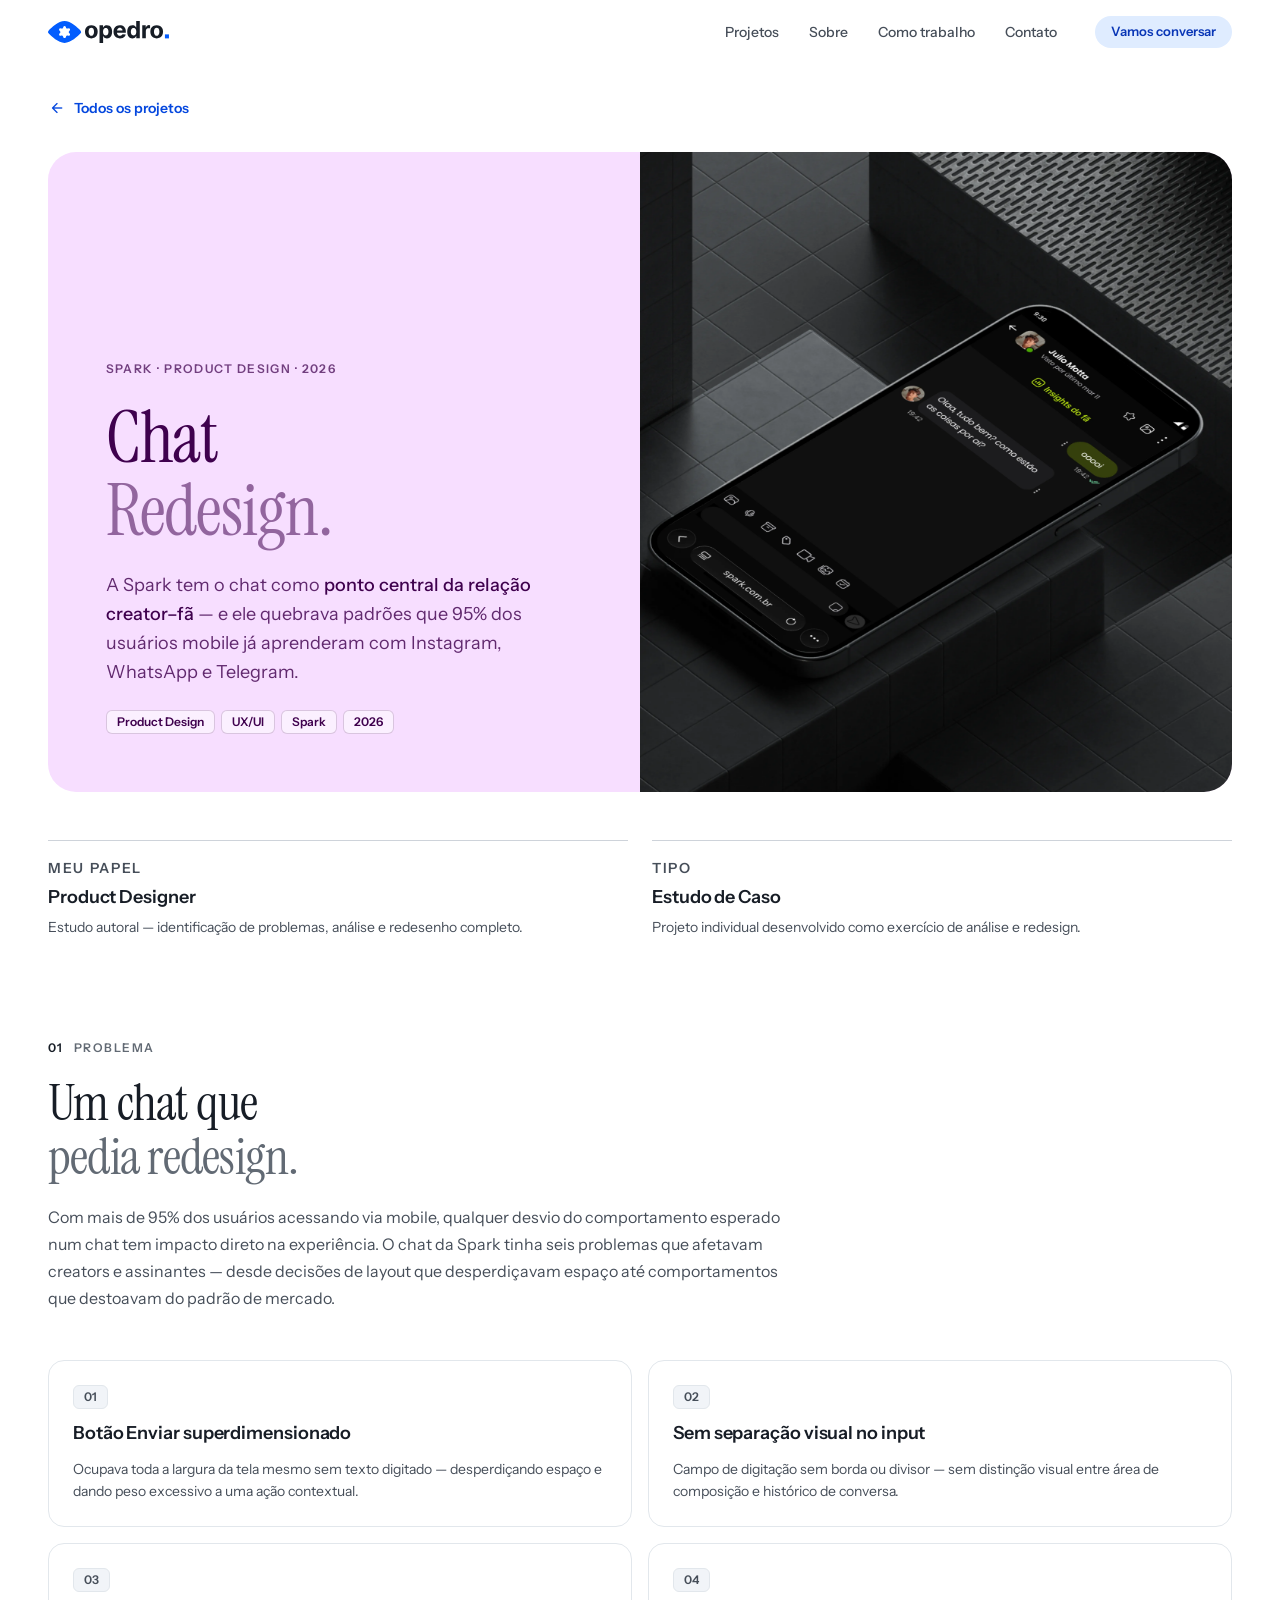
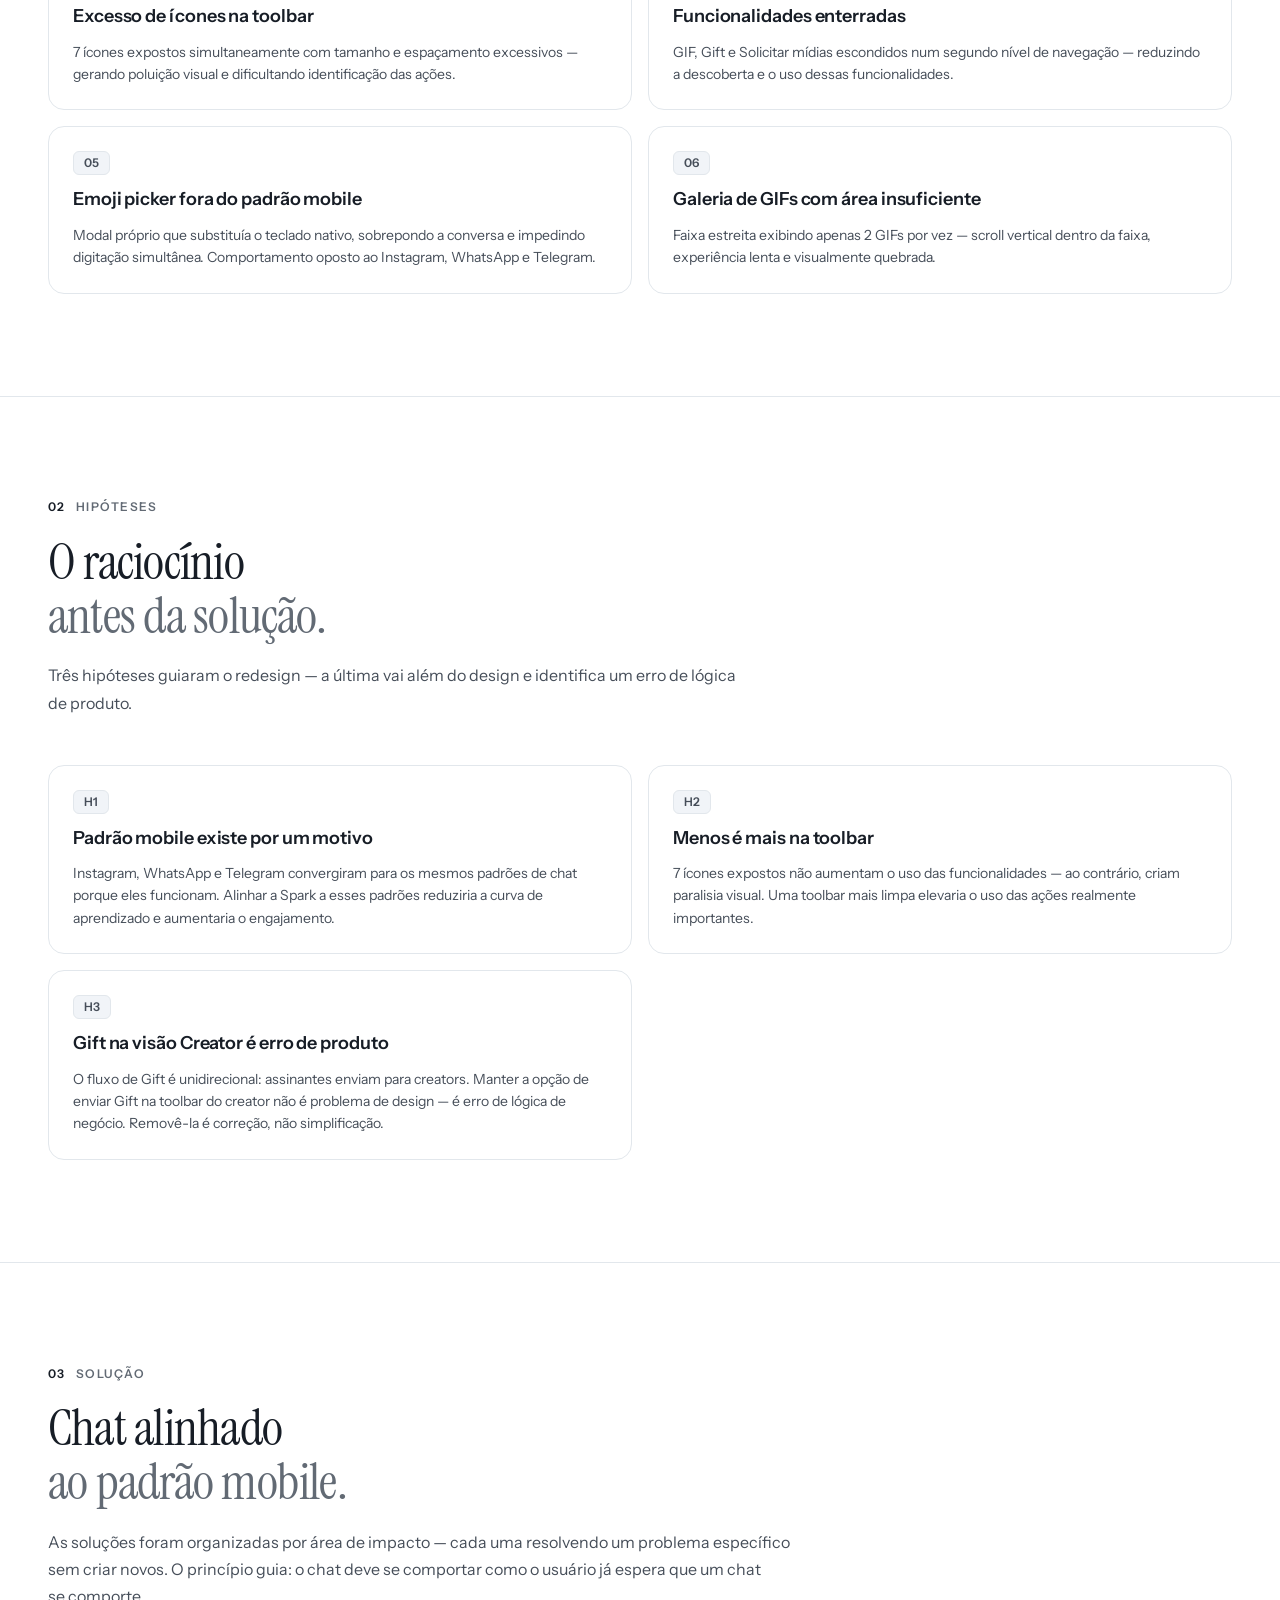
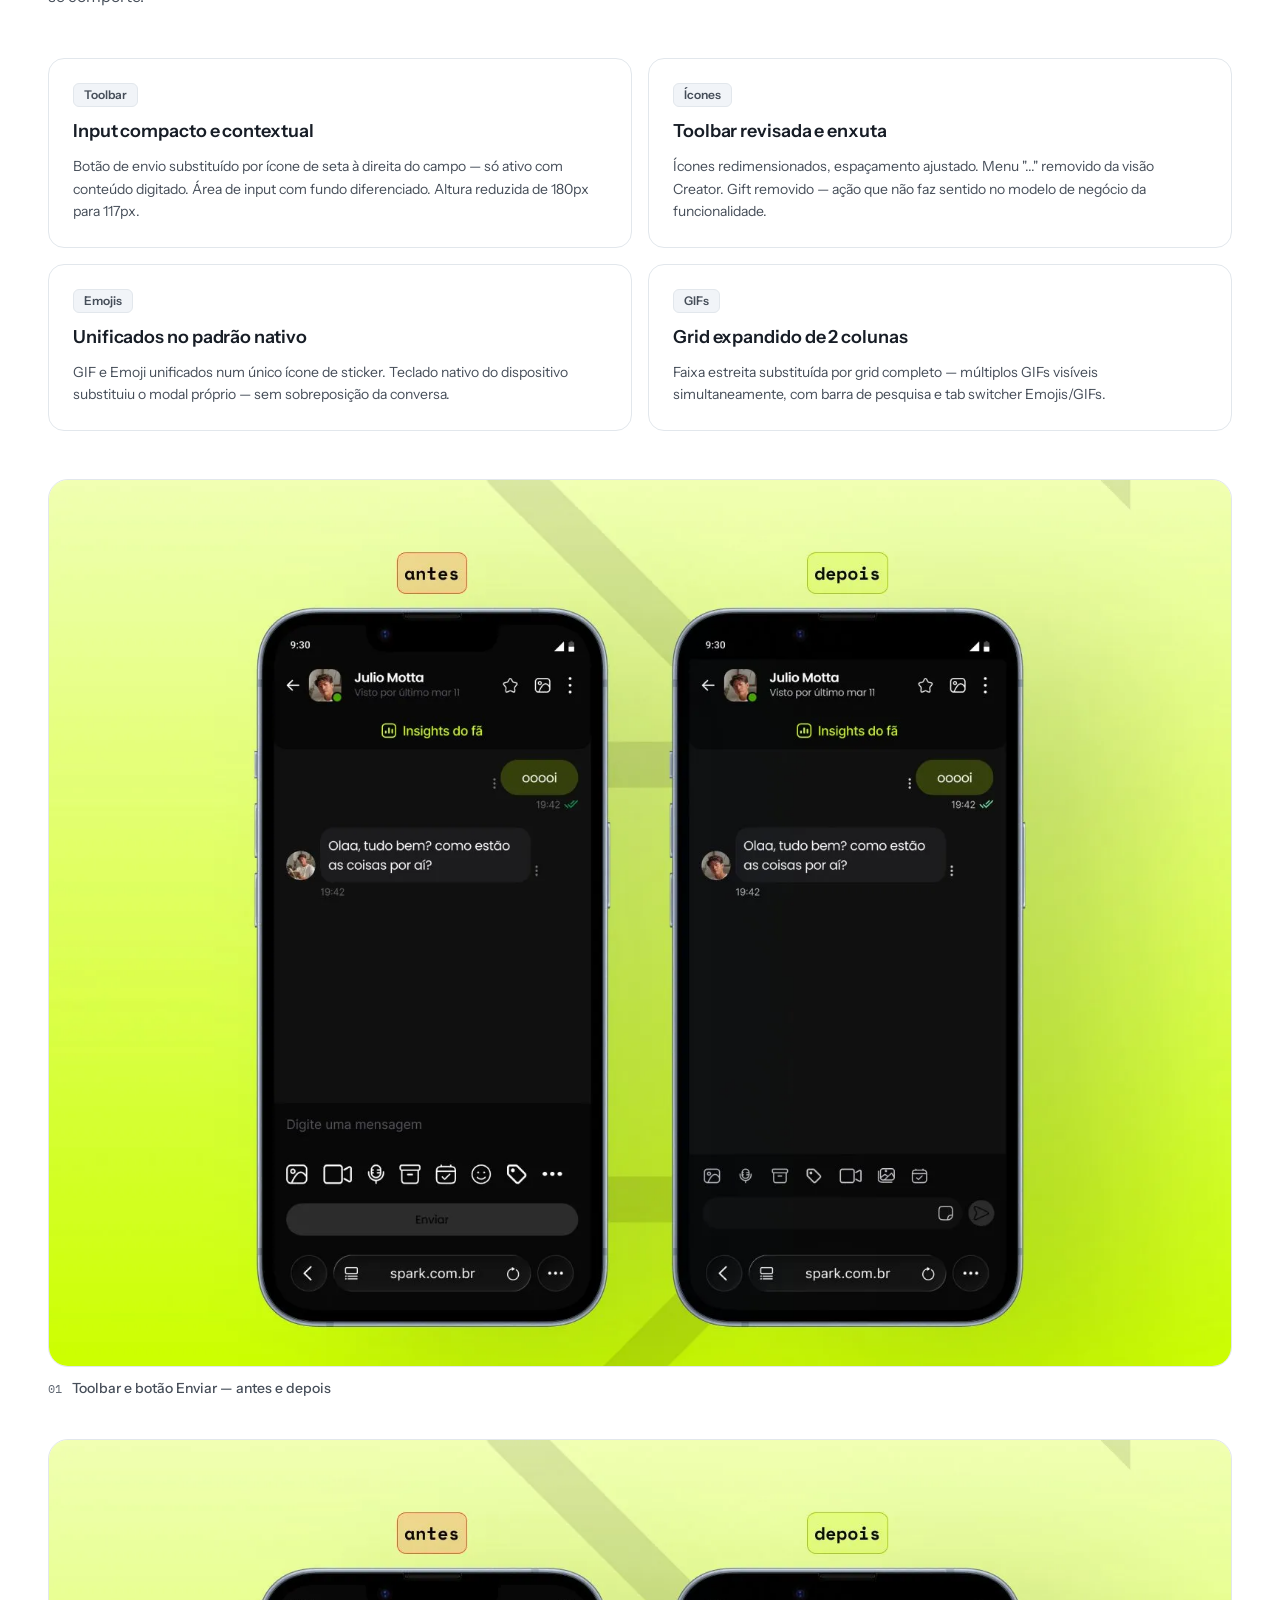
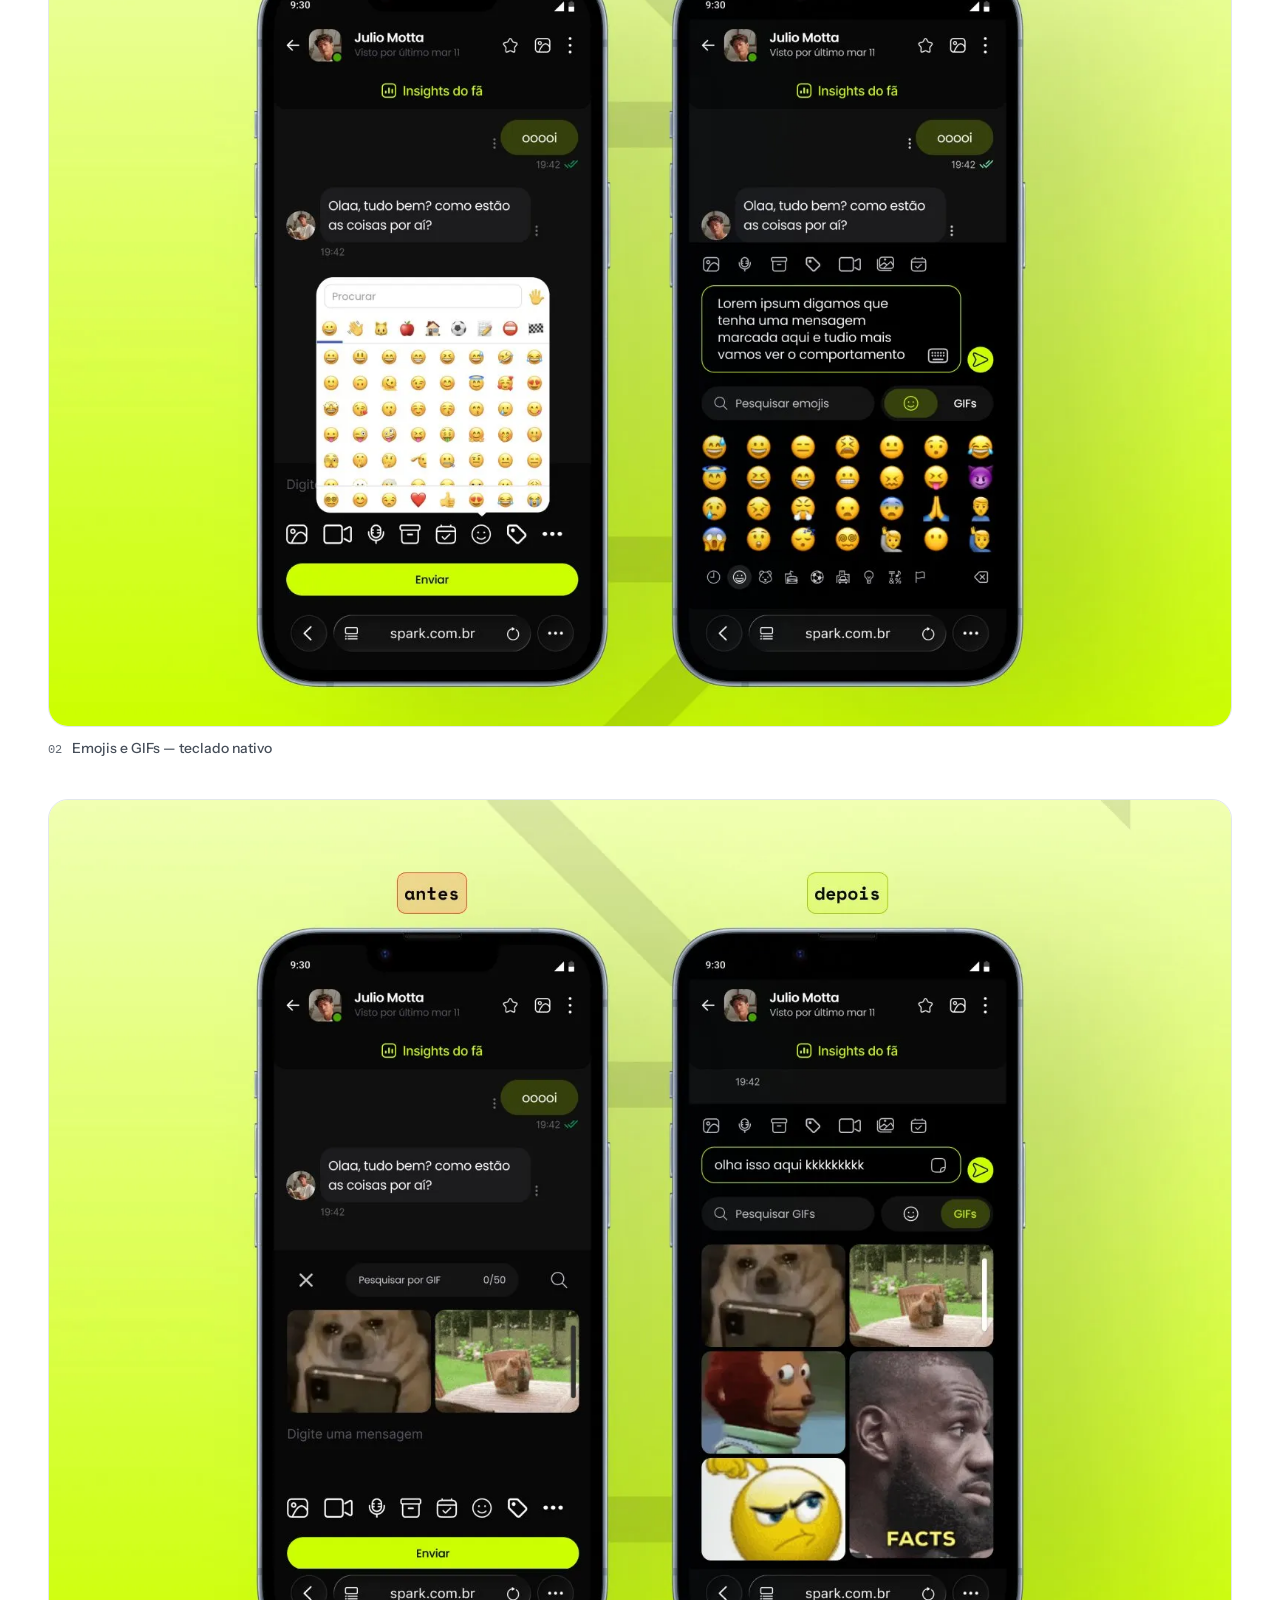
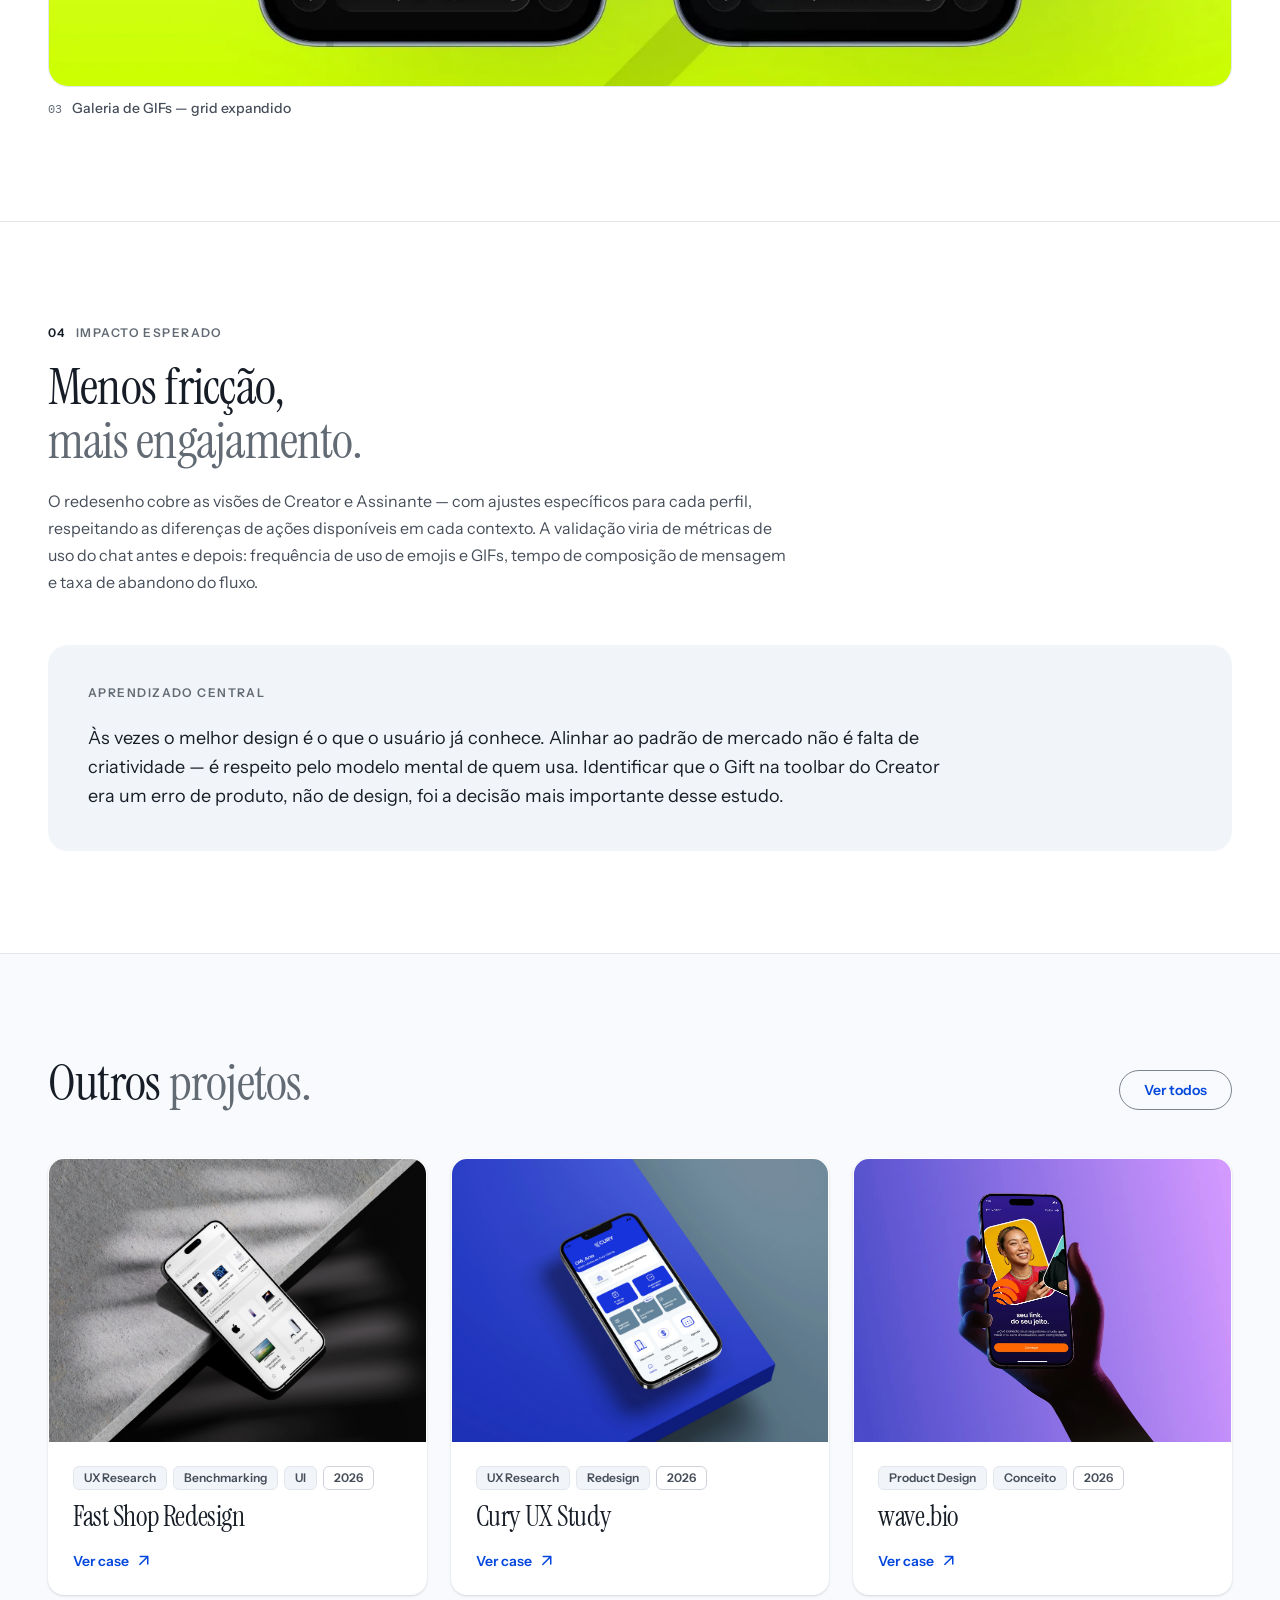
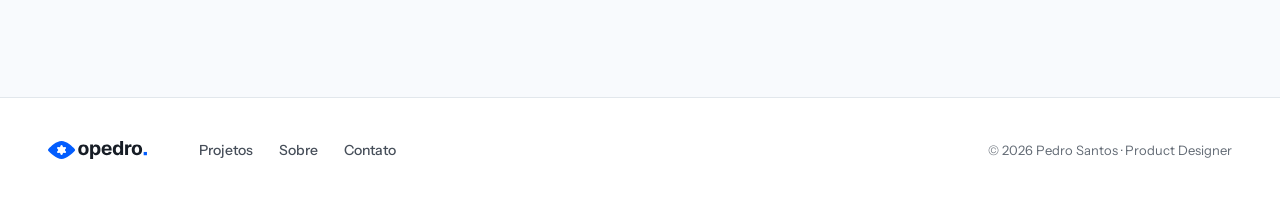
<file: spark.html>
<!DOCTYPE html>
<html lang="pt-BR" data-theme="light">
<head>
<meta charset="UTF-8">
<meta name="viewport" content="width=device-width, initial-scale=1">
<title>Spark Chat Redesign · opedro.</title>
<meta name="description" content="A Spark tem o chat como ponto central da relação creator–fã — e ele quebrava padrões que 95% dos usuários mobile já aprenderam com Instagram, WhatsApp e Telegram.">
<meta name="theme-color" content="#FFFFFF">
<link rel="icon" href="assets/favicon.svg" type="image/svg+xml">
<link rel="icon" href="assets/favicon-32.png" type="image/png" sizes="32x32">
<link rel="apple-touch-icon" href="assets/apple-touch-icon.png">
<link rel="preconnect" href="https://fonts.googleapis.com">
<link rel="preconnect" href="https://fonts.gstatic.com" crossorigin>
<link rel="stylesheet" href="https://fonts.googleapis.com/css2?family=Instrument+Sans:wght@400;500;600;700&family=Instrument+Serif&family=IBM+Plex+Mono:wght@400;500&display=swap">
<link rel="stylesheet" href="https://fonts.googleapis.com/css2?family=Material+Symbols+Rounded:opsz,wght,FILL,GRAD@20..48,400,0..1,0&display=block">
<link rel="stylesheet" href="assets/css/tokens.css">
<link rel="stylesheet" href="assets/css/components.css">
<link rel="stylesheet" href="assets/css/site.css">
</head>
<body>
<a class="skip" href="#main">Pular para o conteúdo</a>
<header class="appbar">
  <div class="container appbar__inner">
    <a class="appbar__brand" href="index.html" aria-label="opedro. — início"><img src="assets/logo/lockup-ui.svg" alt="opedro." width="121" height="22"></a>
    <nav class="appbar__links" aria-label="Principal">
      <a href="index.html#projetos">Projetos</a>
      <a href="index.html#sobre">Sobre</a>
      <a href="index.html#como-trabalho">Como trabalho</a>
      <a href="index.html#contato">Contato</a>
    </nav>
    <a class="btn btn--tonal btn--sm appbar__cta" href="https://www.linkedin.com/in/opedro-designer" target="_blank" rel="noopener">Vamos conversar</a>
    <button class="icon-btn appbar__menu" aria-label="Abrir menu" aria-expanded="false" aria-controls="mobile-menu"><span class="icon" aria-hidden="true">menu</span></button>
  </div>
</header>
<nav class="mobile-menu" id="mobile-menu" aria-label="Menu" hidden>
  <a href="index.html#projetos">Projetos</a>
  <a href="index.html#sobre">Sobre</a>
  <a href="index.html#como-trabalho">Como trabalho</a>
  <a href="index.html#contato">Contato</a>
</nav>

<main id="main" class="case case--violet">

<section class="case-hero">
  <div class="container">
    <a class="btn btn--text case-hero__back" href="index.html#projetos"><span class="icon" aria-hidden="true">arrow_back</span>Todos os projetos</a>
    <div class="case-cover">
      <div class="case-cover__copy">
        <p class="overline">Spark &#183; Product Design &#183; 2026</p>
        <h1 class="display display--l">Chat<br><span>Redesign.</span></h1>
        <p class="lede">A Spark tem o chat como <strong>ponto central da relação creator–fã</strong> — e ele quebrava padrões que 95% dos usuários mobile já aprenderam com Instagram, WhatsApp e Telegram.</p>
        <div class="case-cover__tags"><span class="tag">Product Design</span><span class="tag">UX/UI</span><span class="tag">Spark</span><span class="tag">2026</span></div>
      </div>
      <div class="case-cover__media"><img src="assets/img/spark-cover.webp" alt="" width="1600" height="1200" fetchpriority="high"></div>
    </div>
  </div>
</section>


<!-- CONTEXTO -->
<section class="case-meta" aria-label="Sobre o projeto">
  <div class="container">
    <div class="meta-grid">
      <div class="card">
        <p class="overline">Meu papel</p>
        <h3 class="card__title card__title--lg">Product Designer</h3>
        <p>Estudo autoral — identificação de problemas, análise e redesenho completo.</p>
      </div>
      <div class="card">
        <p class="overline">Tipo</p>
        <h3 class="card__title card__title--lg">Estudo de Caso</h3>
        <p>Projeto individual desenvolvido como exercício de análise e redesign.</p>
      </div>
    </div>
  </div>
</section>

<!-- PROBLEMA -->
<section class="case-section">
  <div class="container">
    <header class="section-head reveal">
      <p class="overline"><span class="num">01</span>Problema</p>
      <h2 class="section-title">Um chat que<br><span class="dim">pedia redesign.</span></h2>
      <div class="prose">
      <p>Com mais de 95% dos usuários acessando via mobile, qualquer desvio do comportamento esperado num chat tem impacto direto na experiência. O chat da Spark tinha seis problemas que afetavam creators e assinantes — desde decisões de layout que desperdiçavam espaço até comportamentos que destoavam do padrão de mercado.</p>
    </div>
    </header>

    <div class="card-grid reveal">
      <div class="card">
        <span class="tag tag--draft">01</span>
        <h3 class="card__title">Botão Enviar superdimensionado</h3>
        <p>Ocupava toda a largura da tela mesmo sem texto digitado — desperdiçando espaço e dando peso excessivo a uma ação contextual.</p>
      </div>
      <div class="card">
        <span class="tag tag--draft">02</span>
        <h3 class="card__title">Sem separação visual no input</h3>
        <p>Campo de digitação sem borda ou divisor — sem distinção visual entre área de composição e histórico de conversa.</p>
      </div>
      <div class="card">
        <span class="tag tag--draft">03</span>
        <h3 class="card__title">Excesso de ícones na toolbar</h3>
        <p>7 ícones expostos simultaneamente com tamanho e espaçamento excessivos — gerando poluição visual e dificultando identificação das ações.</p>
      </div>
      <div class="card">
        <span class="tag tag--draft">04</span>
        <h3 class="card__title">Funcionalidades enterradas</h3>
        <p>GIF, Gift e Solicitar mídias escondidos num segundo nível de navegação — reduzindo a descoberta e o uso dessas funcionalidades.</p>
      </div>
      <div class="card">
        <span class="tag tag--draft">05</span>
        <h3 class="card__title">Emoji picker fora do padrão mobile</h3>
        <p>Modal próprio que substituía o teclado nativo, sobrepondo a conversa e impedindo digitação simultânea. Comportamento oposto ao Instagram, WhatsApp e Telegram.</p>
      </div>
      <div class="card">
        <span class="tag tag--draft">06</span>
        <h3 class="card__title">Galeria de GIFs com área insuficiente</h3>
        <p>Faixa estreita exibindo apenas 2 GIFs por vez — scroll vertical dentro da faixa, experiência lenta e visualmente quebrada.</p>
      </div>
    </div>
  </div>
</section>

<!-- HIPÓTESES -->
<section class="case-section">
  <div class="container">
    <header class="section-head reveal">
      <p class="overline"><span class="num">02</span>Hipóteses</p>
      <h2 class="section-title">O raciocínio<br><span class="dim">antes da solução.</span></h2>
      <div class="prose">
      <p>Três hipóteses guiaram o redesign — a última vai além do design e identifica um erro de lógica de produto.</p>
    </div>
    </header>

    <div class="card-grid reveal">
      <div class="card">
        <span class="tag tag--draft">H1</span>
        <h3 class="card__title">Padrão mobile existe por um motivo</h3>
        <p>Instagram, WhatsApp e Telegram convergiram para os mesmos padrões de chat porque eles funcionam. Alinhar a Spark a esses padrões reduziria a curva de aprendizado e aumentaria o engajamento.</p>
      </div>
      <div class="card">
        <span class="tag tag--draft">H2</span>
        <h3 class="card__title">Menos é mais na toolbar</h3>
        <p>7 ícones expostos não aumentam o uso das funcionalidades — ao contrário, criam paralisia visual. Uma toolbar mais limpa elevaria o uso das ações realmente importantes.</p>
      </div>
      <div class="card">
        <span class="tag tag--draft">H3</span>
        <h3 class="card__title">Gift na visão Creator é erro de produto</h3>
        <p>O fluxo de Gift é unidirecional: assinantes enviam para creators. Manter a opção de enviar Gift na toolbar do creator não é problema de design — é erro de lógica de negócio. Removê-la é correção, não simplificação.</p>
      </div>
    </div>
  </div>
</section>

<!-- SOLUÇÃO -->
<section class="case-section">
  <div class="container">
    <header class="section-head reveal">
      <p class="overline"><span class="num">03</span>Solução</p>
      <h2 class="section-title">Chat alinhado<br><span class="dim">ao padrão mobile.</span></h2>
      <div class="prose">
      <p>As soluções foram organizadas por área de impacto — cada uma resolvendo um problema específico sem criar novos. O princípio guia: o chat deve se comportar como o usuário já espera que um chat se comporte.</p>
    </div>
    </header>

    <div class="card-grid reveal">
      <div class="card">
        <span class="tag tag--draft">Toolbar</span>
        <h3 class="card__title card__title--lg">Input compacto e contextual</h3>
        <p>Botão de envio substituído por ícone de seta à direita do campo — só ativo com conteúdo digitado. Área de input com fundo diferenciado. Altura reduzida de 180px para 117px.</p>
      </div>
      <div class="card">
        <span class="tag tag--draft">Ícones</span>
        <h3 class="card__title card__title--lg">Toolbar revisada e enxuta</h3>
        <p>Ícones redimensionados, espaçamento ajustado. Menu "..." removido da visão Creator. Gift removido — ação que não faz sentido no modelo de negócio da funcionalidade.</p>
      </div>
      <div class="card">
        <span class="tag tag--draft">Emojis</span>
        <h3 class="card__title card__title--lg">Unificados no padrão nativo</h3>
        <p>GIF e Emoji unificados num único ícone de sticker. Teclado nativo do dispositivo substituiu o modal próprio — sem sobreposição da conversa.</p>
      </div>
      <div class="card">
        <span class="tag tag--draft">GIFs</span>
        <h3 class="card__title card__title--lg">Grid expandido de 2 colunas</h3>
        <p>Faixa estreita substituída por grid completo — múltiplos GIFs visíveis simultaneamente, com barra de pesquisa e tab switcher Emojis/GIFs.</p>
      </div>
    </div>

    <figure class="shot reveal">
      <button class="shot__frame" type="button" aria-label="Ampliar: Toolbar redesenhada — comparativo Creator e Assinante"><img src="assets/img/spark-toolbar-antes-depois.webp" alt="Toolbar redesenhada — comparativo Creator e Assinante" loading="lazy"><span class="shot__zoom" aria-hidden="true"><span class="icon icon--20">open_in_full</span></span></button>
      <figcaption><span class="n">01</span>Toolbar e botão Enviar — antes e depois</figcaption>
    </figure>

    <figure class="shot reveal">
      <button class="shot__frame" type="button" aria-label="Ampliar: Emoji e GIF unificados — teclado nativo"><img src="assets/img/spark-emojis-antes-depois.webp" alt="Emoji e GIF unificados — teclado nativo" loading="lazy"><span class="shot__zoom" aria-hidden="true"><span class="icon icon--20">open_in_full</span></span></button>
      <figcaption><span class="n">02</span>Emojis e GIFs — teclado nativo</figcaption>
    </figure>

    <figure class="shot reveal">
      <button class="shot__frame" type="button" aria-label="Ampliar: Galeria de GIFs — grid de 2 colunas"><img src="assets/img/spark-gifs-antes-depois.webp" alt="Galeria de GIFs — grid de 2 colunas" loading="lazy"><span class="shot__zoom" aria-hidden="true"><span class="icon icon--20">open_in_full</span></span></button>
      <figcaption><span class="n">03</span>Galeria de GIFs — grid expandido</figcaption>
    </figure>
  </div>
</section>

<!-- IMPACTO -->
<section class="case-section">
  <div class="container">
    <header class="section-head reveal">
      <p class="overline"><span class="num">04</span>Impacto esperado</p>
      <h2 class="section-title">Menos fricção,<br><span class="dim">mais engajamento.</span></h2>
      <div class="prose">
      <p>O redesenho cobre as visões de Creator e Assinante — com ajustes específicos para cada perfil, respeitando as diferenças de ações disponíveis em cada contexto. A validação viria de métricas de uso do chat antes e depois: frequência de uso de emojis e GIFs, tempo de composição de mensagem e taxa de abandono do fluxo.</p>
    </div>
    </header>

    <div class="quote-block reveal">
      <div class="overline">Aprendizado central</div>
      <div class="quote-block__body quote-block__body--single"><p>Às vezes o melhor design é o que o usuário já conhece. Alinhar ao padrão de mercado não é falta de criatividade — é respeito pelo modelo mental de quem usa. Identificar que o Gift na toolbar do Creator era um erro de produto, não de design, foi a decisão mais importante desse estudo.</p></div>
    </div>
  </div>
</section>


<section class="next" aria-labelledby="next-title">
  <div class="container">
    <header class="section-head section-head--row">
      <h2 class="section-title" id="next-title">Outros <span class="dim">projetos.</span></h2>
      <a class="btn btn--outlined" href="index.html#projetos">Ver todos</a>
    </header>
    <div class="work-grid work-grid--3">
      <article class="card card--elevated card--link project reveal">
        <div class="project__media"><img src="assets/img/fastshop-cover.webp" alt="" loading="lazy" width="1200" height="900"></div>
        <div class="project__body">
          <div class="project__tags"><span class="tag tag--draft">UX Research</span><span class="tag tag--draft">Benchmarking</span><span class="tag tag--draft">UI</span><span class="tag tag--ghost">2026</span></div>
          <h3 class="project__title"><a href="fastshop.html">Fast Shop Redesign</a></h3>
          <p class="project__desc">Navegação por categorias do app reestruturada a partir de avaliação heurística e benchmarking com 5 players.</p>
          <span class="project__cta" aria-hidden="true">Ver case <span class="icon">arrow_outward</span></span>
        </div>
      </article>
      <article class="card card--elevated card--link project reveal">
        <div class="project__media"><img src="assets/img/cury-cover.webp" alt="" loading="lazy" width="1200" height="900"></div>
        <div class="project__body">
          <div class="project__tags"><span class="tag tag--draft">UX Research</span><span class="tag tag--draft">Redesign</span><span class="tag tag--ghost">2026</span></div>
          <h3 class="project__title"><a href="cury.html">Cury UX Study</a></h3>
          <p class="project__desc">Onboarding pós-compra do app Cury Cliente redesenhado a partir de 2.940 reclamações públicas.</p>
          <span class="project__cta" aria-hidden="true">Ver case <span class="icon">arrow_outward</span></span>
        </div>
      </article>
      <article class="card card--elevated card--link project reveal">
        <div class="project__media"><img src="assets/img/wavebio-cover.webp" alt="" loading="lazy" width="1200" height="900"></div>
        <div class="project__body">
          <div class="project__tags"><span class="tag tag--draft">Product Design</span><span class="tag tag--draft">Conceito</span><span class="tag tag--ghost">2026</span></div>
          <h3 class="project__title"><a href="wavebio.html">wave.bio</a></h3>
          <p class="project__desc">Link in bio pensado para creators de conteúdo adulto, com proteção contra banimento desde o onboarding.</p>
          <span class="project__cta" aria-hidden="true">Ver case <span class="icon">arrow_outward</span></span>
        </div>
      </article>
    </div>
  </div>
</section>

</main>
<footer class="footer">
  <div class="container footer__inner">
    <a class="footer__brand" href="index.html" aria-label="opedro. — início"><img src="assets/logo/lockup-ui.svg" alt="opedro." width="99" height="18"></a>
    <ul class="footer__links">
      <li><a href="index.html#projetos">Projetos</a></li>
      <li><a href="index.html#sobre">Sobre</a></li>
      <li><a href="index.html#contato">Contato</a></li>
    </ul>
    <span class="footer__copy">© 2026 Pedro Santos · Product Designer</span>
  </div>
</footer>
<script src="assets/js/site.js"></script>
</body>
</html>
</file>
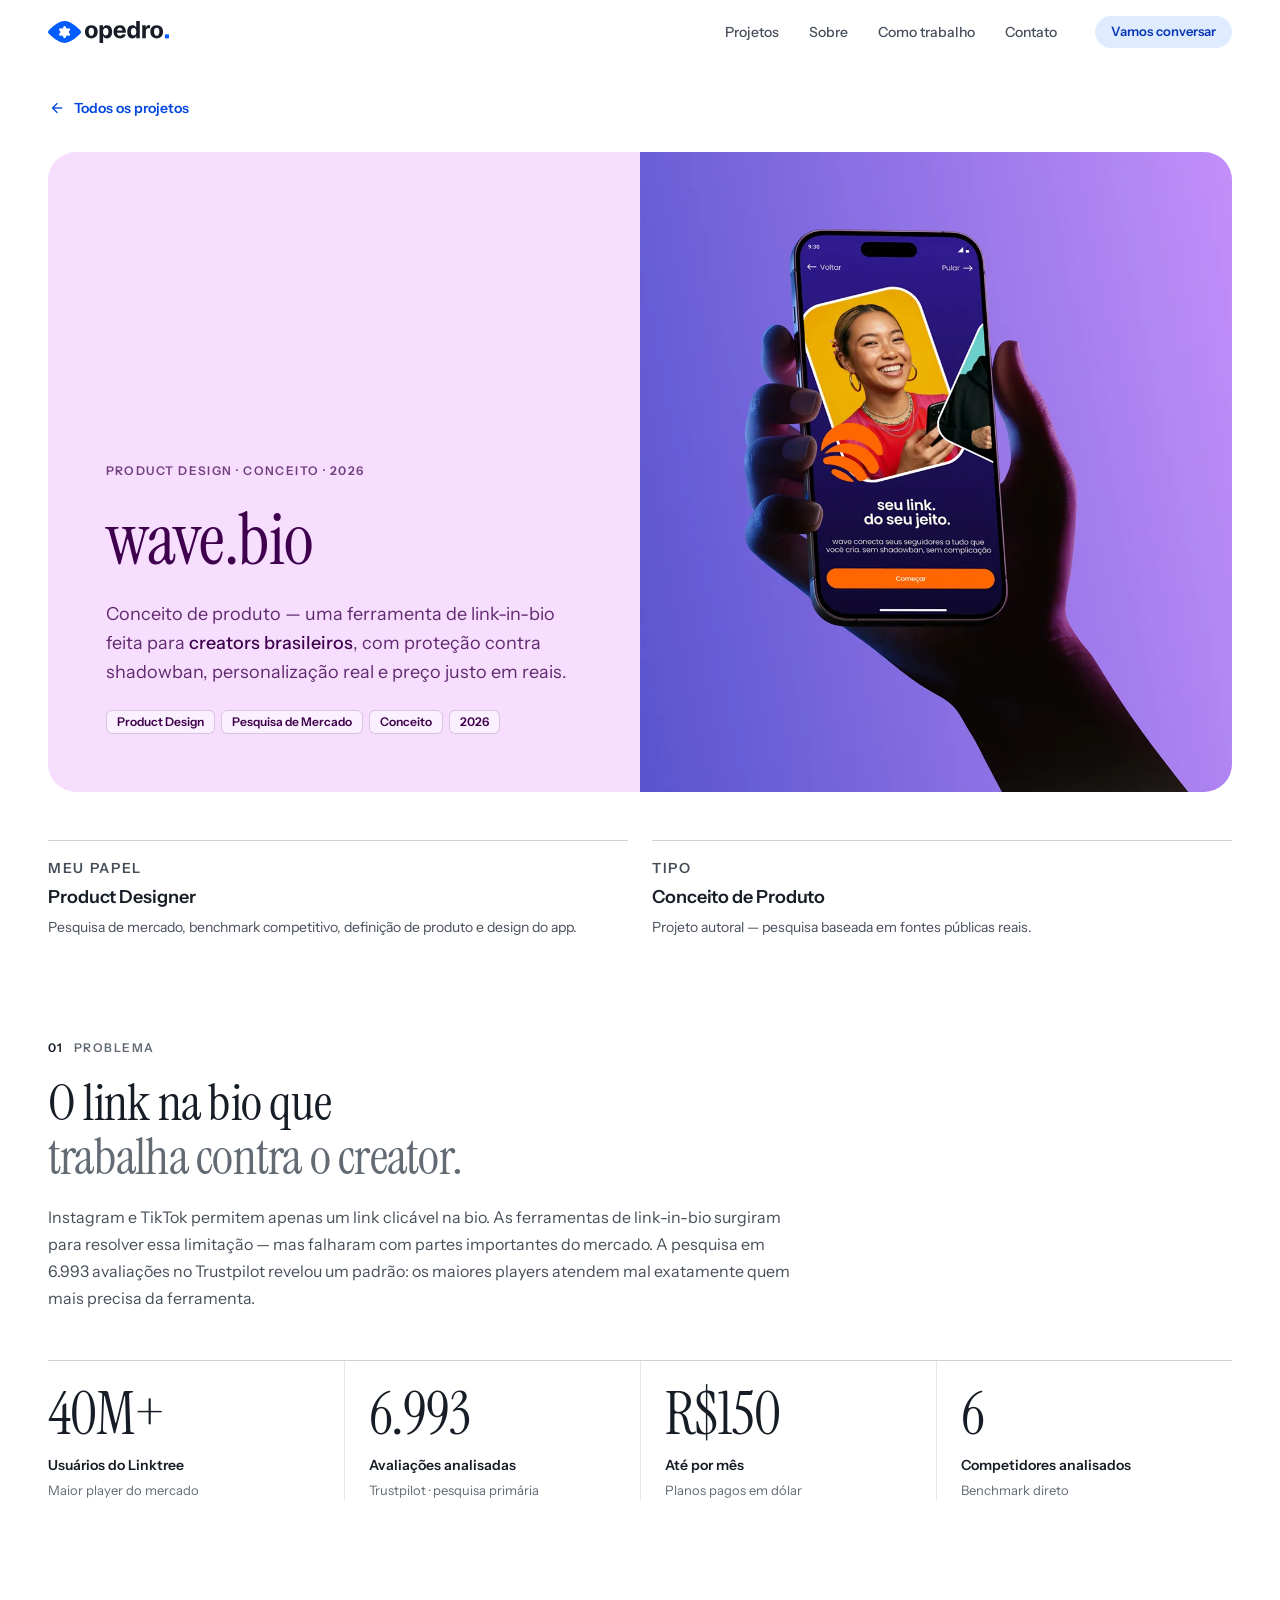
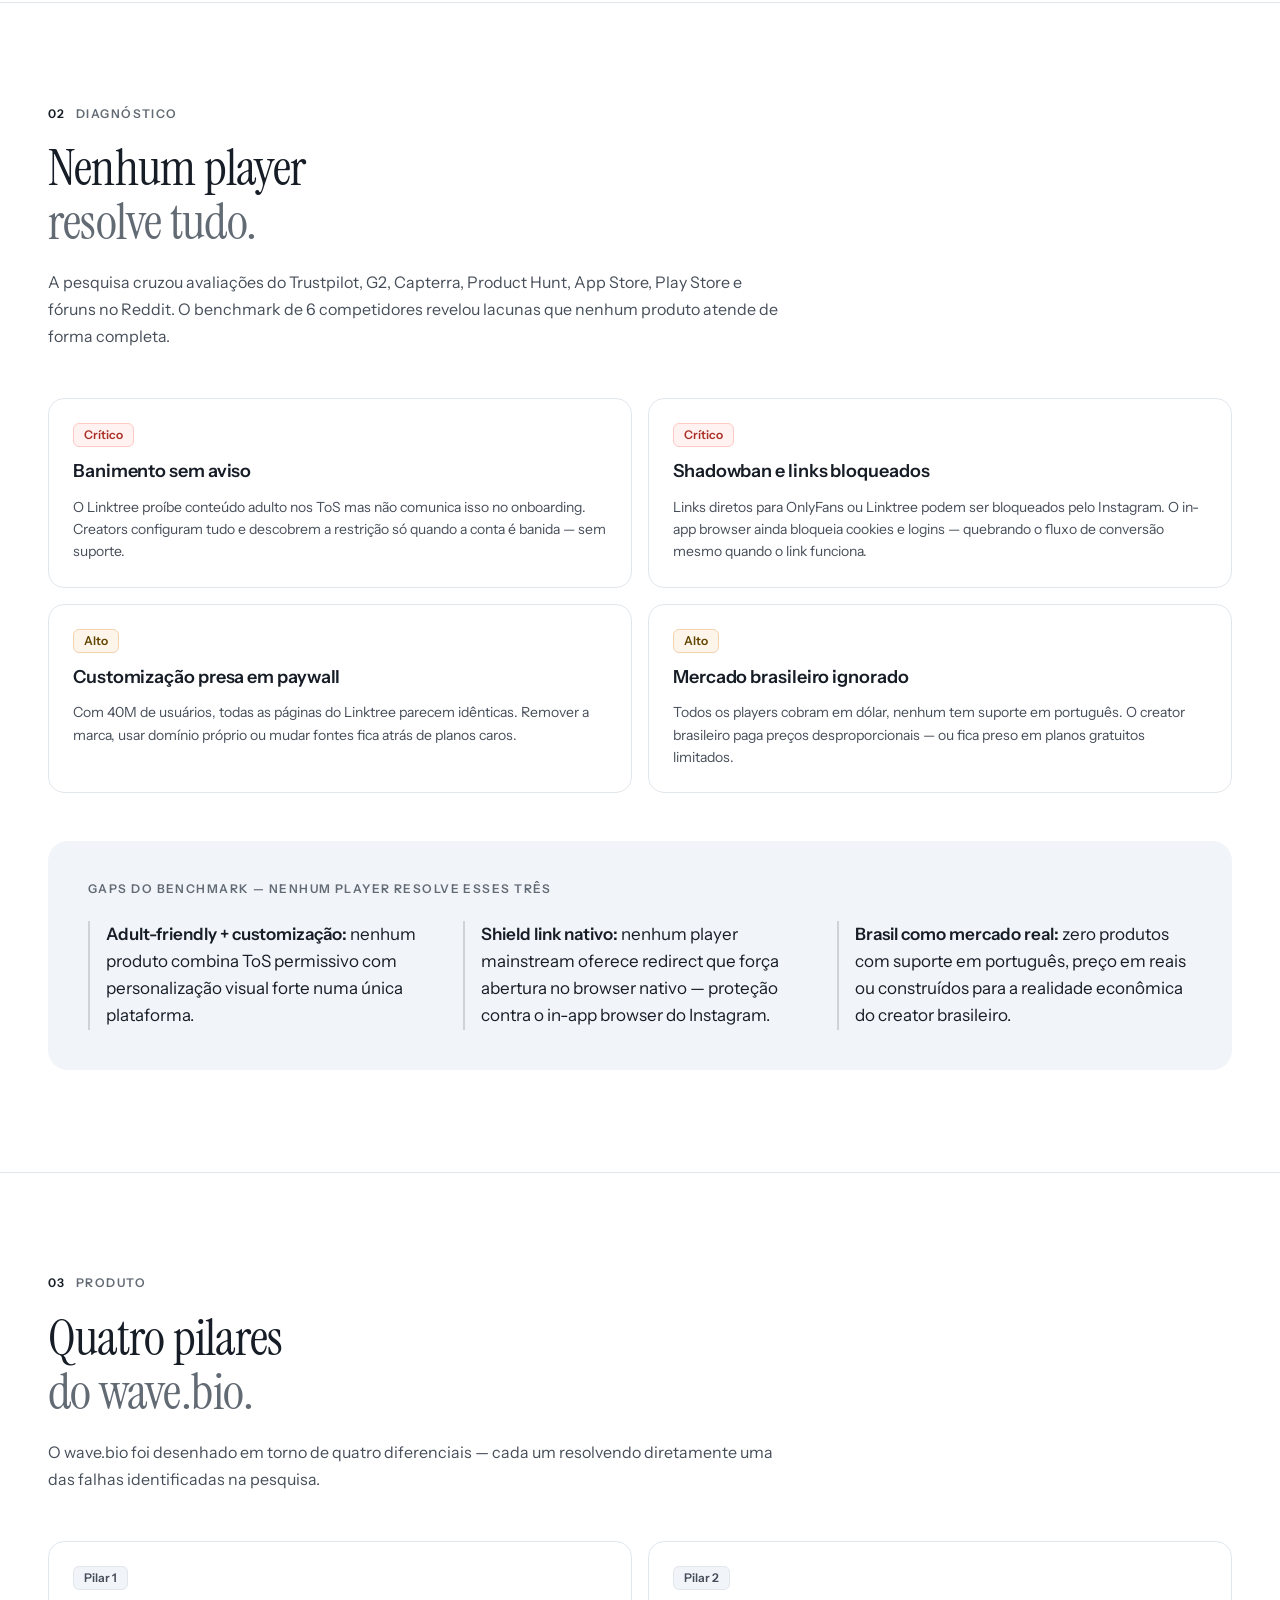
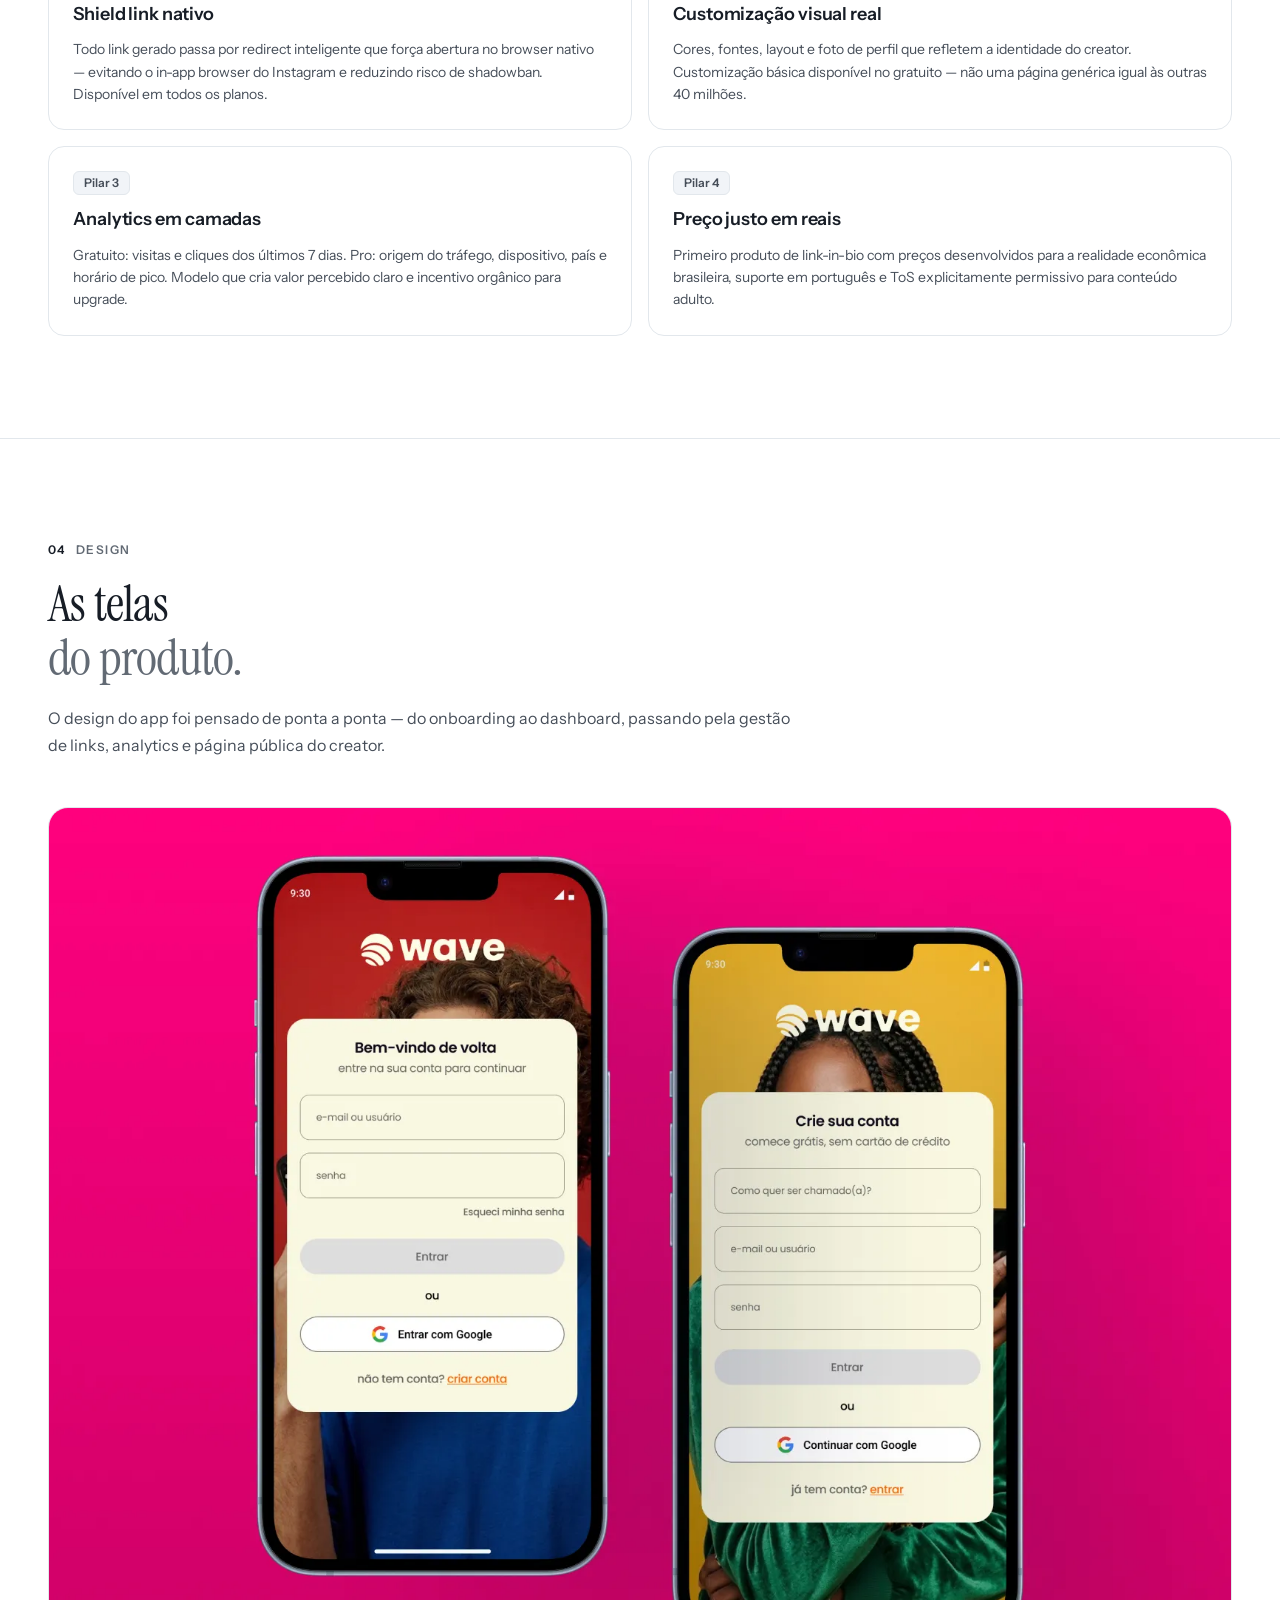
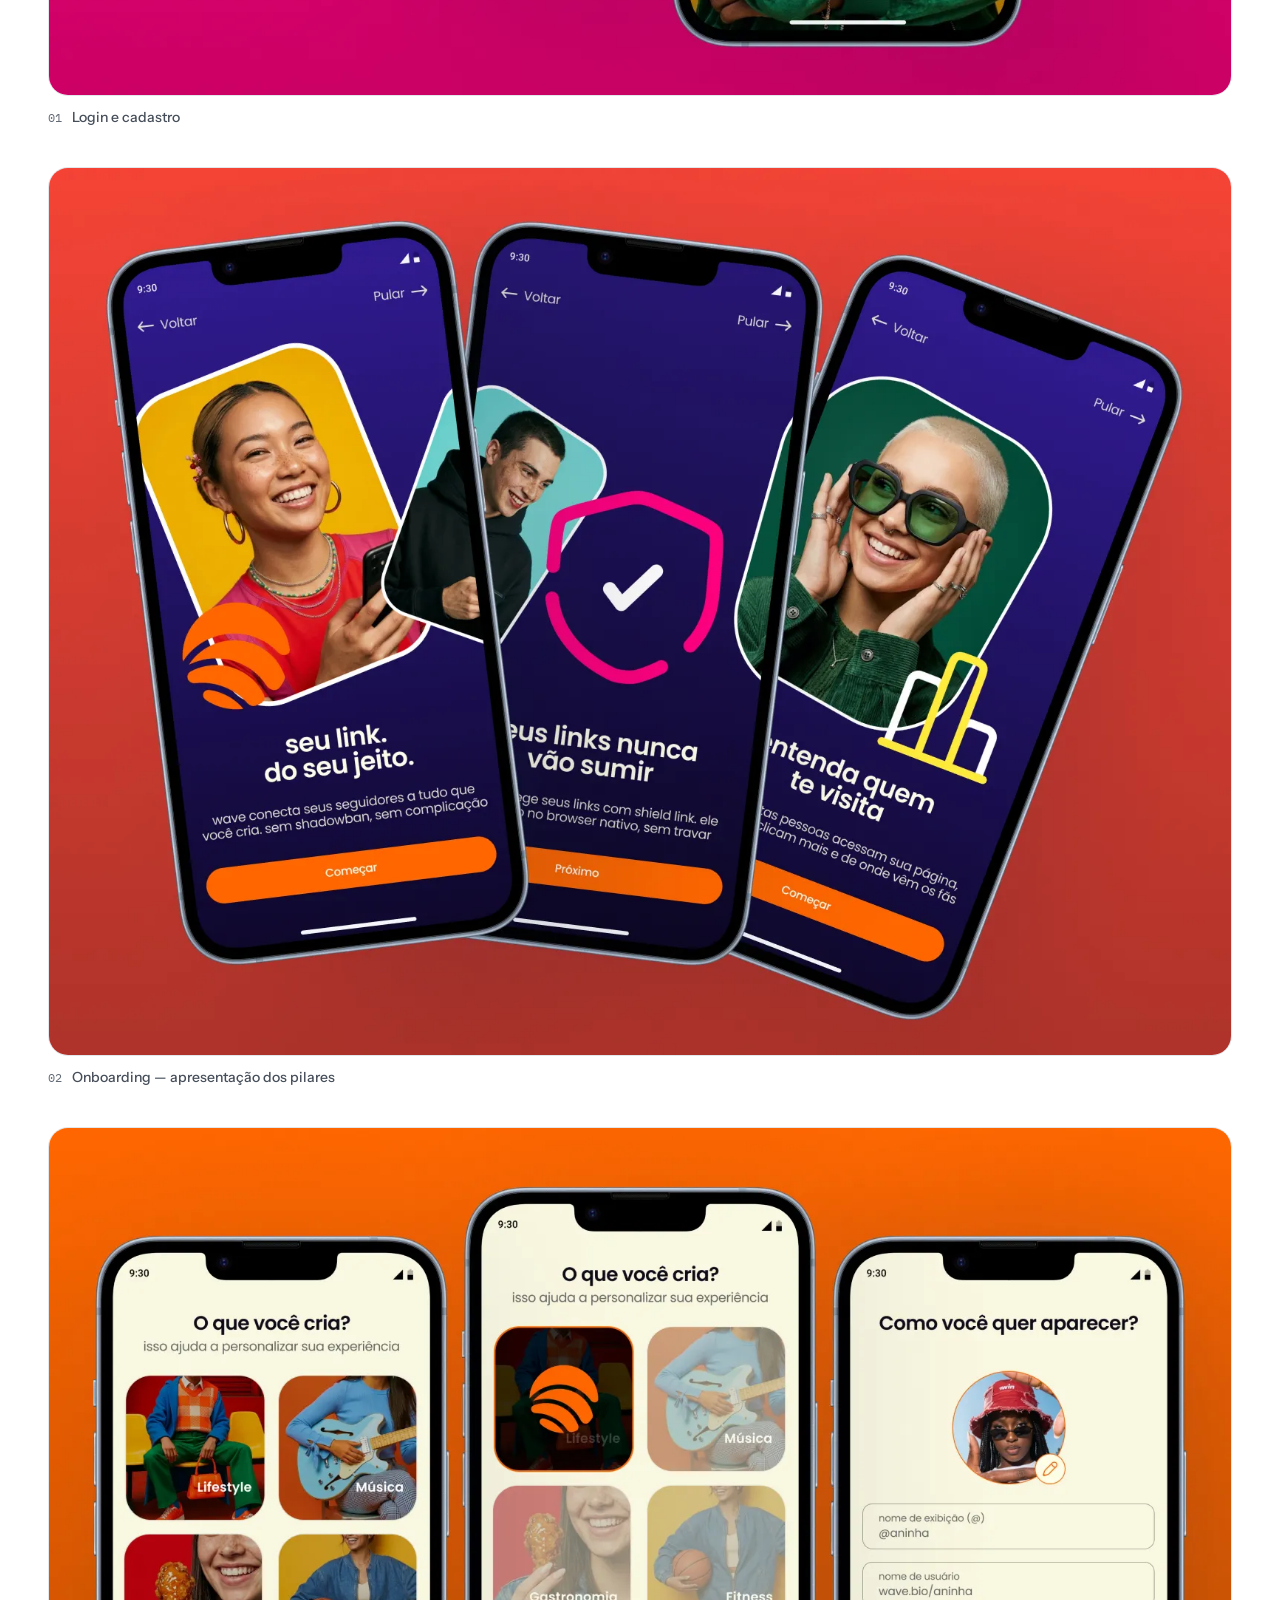
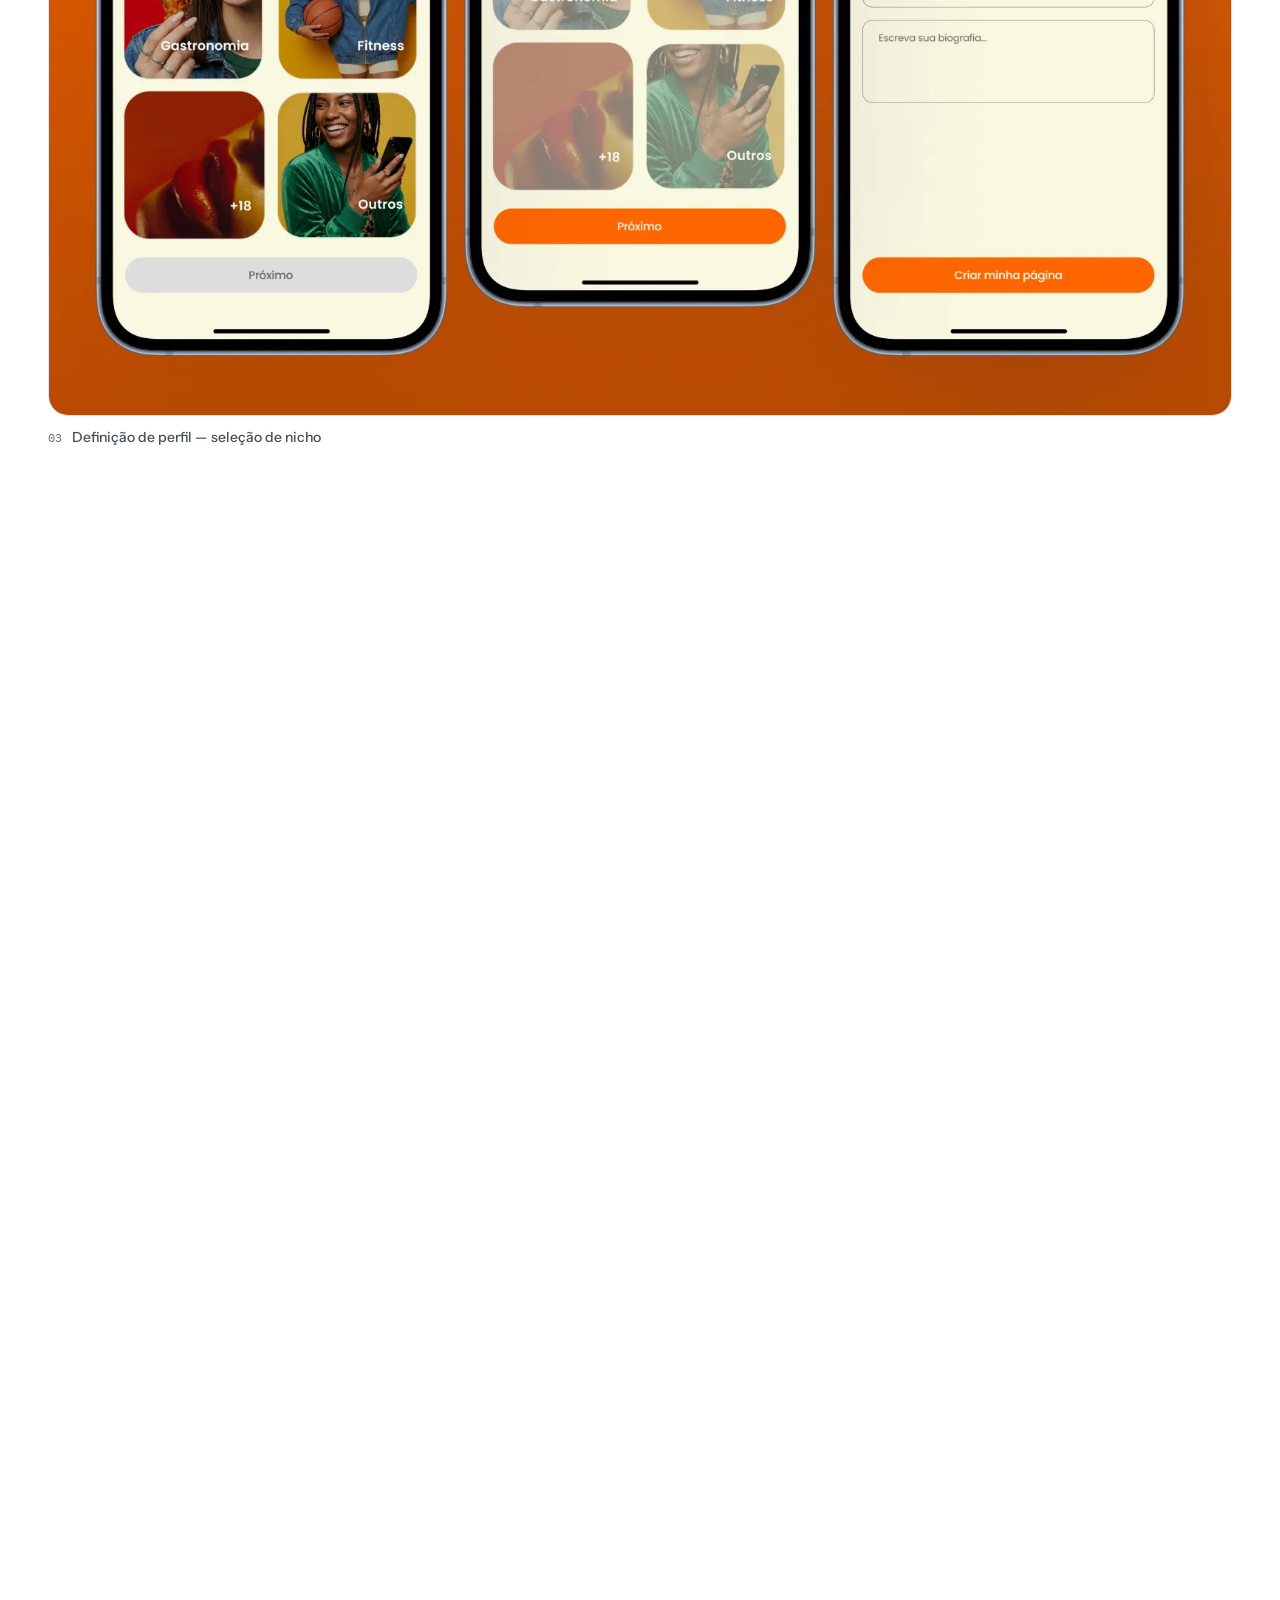
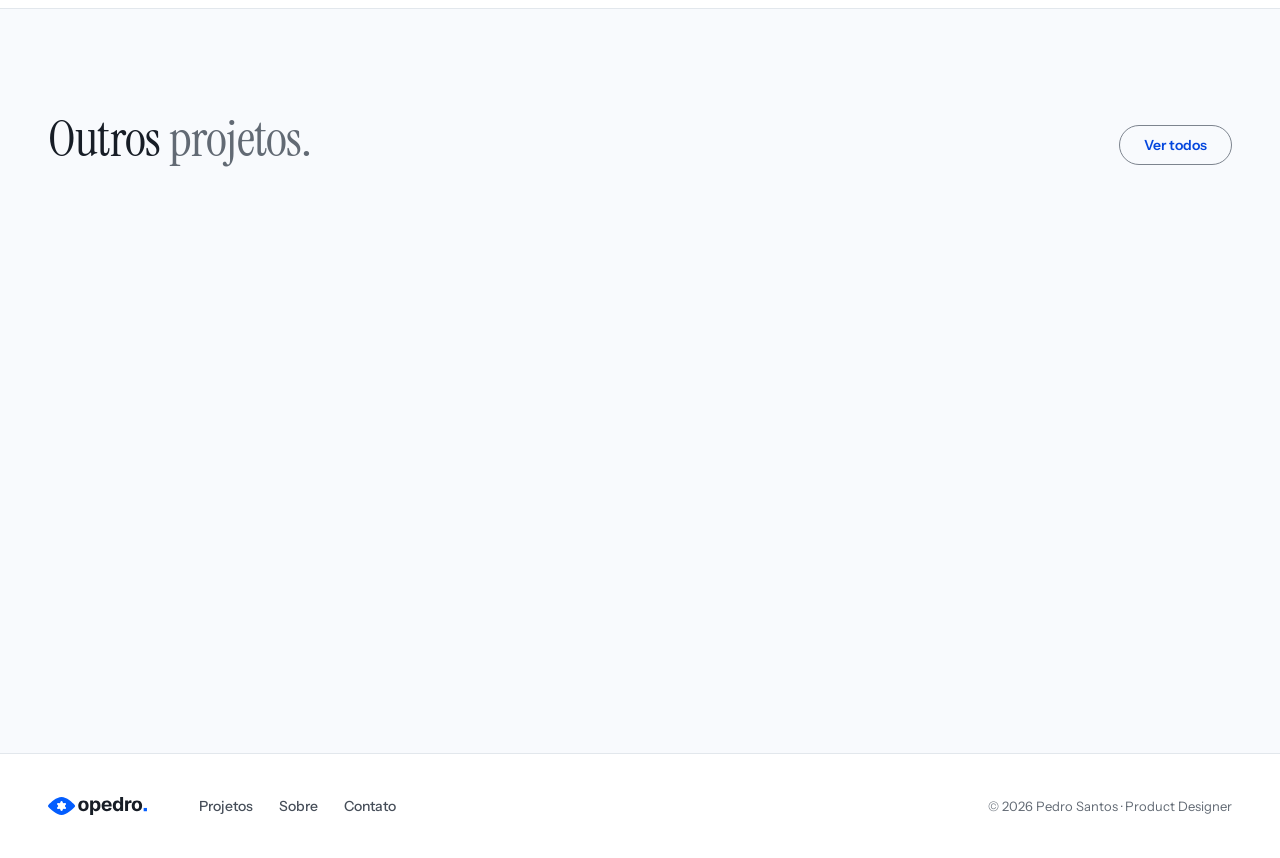
<file: wavebio.html>
<!DOCTYPE html>
<html lang="pt-BR" data-theme="light">
<head>
<meta charset="UTF-8">
<meta name="viewport" content="width=device-width, initial-scale=1">
<title>wave.bio · opedro.</title>
<meta name="description" content="Conceito de produto — uma ferramenta de link-in-bio feita para creators brasileiros, com proteção contra shadowban, personalização real e preço justo em reais.">
<meta name="theme-color" content="#FFFFFF">
<link rel="icon" href="assets/favicon.svg" type="image/svg+xml">
<link rel="icon" href="assets/favicon-32.png" type="image/png" sizes="32x32">
<link rel="apple-touch-icon" href="assets/apple-touch-icon.png">
<link rel="preconnect" href="https://fonts.googleapis.com">
<link rel="preconnect" href="https://fonts.gstatic.com" crossorigin>
<link rel="stylesheet" href="https://fonts.googleapis.com/css2?family=Instrument+Sans:wght@400;500;600;700&family=Instrument+Serif&family=IBM+Plex+Mono:wght@400;500&display=swap">
<link rel="stylesheet" href="https://fonts.googleapis.com/css2?family=Material+Symbols+Rounded:opsz,wght,FILL,GRAD@20..48,400,0..1,0&display=block">
<link rel="stylesheet" href="assets/css/tokens.css">
<link rel="stylesheet" href="assets/css/components.css">
<link rel="stylesheet" href="assets/css/site.css">
</head>
<body>
<a class="skip" href="#main">Pular para o conteúdo</a>
<header class="appbar">
  <div class="container appbar__inner">
    <a class="appbar__brand" href="index.html" aria-label="opedro. — início"><img src="assets/logo/lockup-ui.svg" alt="opedro." width="121" height="22"></a>
    <nav class="appbar__links" aria-label="Principal">
      <a href="index.html#projetos">Projetos</a>
      <a href="index.html#sobre">Sobre</a>
      <a href="index.html#como-trabalho">Como trabalho</a>
      <a href="index.html#contato">Contato</a>
    </nav>
    <a class="btn btn--tonal btn--sm appbar__cta" href="https://www.linkedin.com/in/opedro-designer" target="_blank" rel="noopener">Vamos conversar</a>
    <button class="icon-btn appbar__menu" aria-label="Abrir menu" aria-expanded="false" aria-controls="mobile-menu"><span class="icon" aria-hidden="true">menu</span></button>
  </div>
</header>
<nav class="mobile-menu" id="mobile-menu" aria-label="Menu" hidden>
  <a href="index.html#projetos">Projetos</a>
  <a href="index.html#sobre">Sobre</a>
  <a href="index.html#como-trabalho">Como trabalho</a>
  <a href="index.html#contato">Contato</a>
</nav>

<main id="main" class="case case--violet">

<section class="case-hero">
  <div class="container">
    <a class="btn btn--text case-hero__back" href="index.html#projetos"><span class="icon" aria-hidden="true">arrow_back</span>Todos os projetos</a>
    <div class="case-cover">
      <div class="case-cover__copy">
        <p class="overline">Product Design &#183; Conceito &#183; 2026</p>
        <h1 class="display display--l">wave.bio</h1>
        <p class="lede">Conceito de produto — uma ferramenta de link-in-bio feita para <strong>creators brasileiros</strong>, com proteção contra shadowban, personalização real e preço justo em reais.</p>
        <div class="case-cover__tags"><span class="tag">Product Design</span><span class="tag">Pesquisa de Mercado</span><span class="tag">Conceito</span><span class="tag">2026</span></div>
      </div>
      <div class="case-cover__media"><img src="assets/img/wavebio-cover.webp" alt="" width="1600" height="1200" fetchpriority="high"></div>
    </div>
  </div>
</section>


<!-- CONTEXTO -->
<section class="case-meta" aria-label="Sobre o projeto">
  <div class="container">
    <div class="meta-grid">
      <div class="card">
        <p class="overline">Meu papel</p>
        <h3 class="card__title card__title--lg">Product Designer</h3>
        <p>Pesquisa de mercado, benchmark competitivo, definição de produto e design do app.</p>
      </div>
      <div class="card">
        <p class="overline">Tipo</p>
        <h3 class="card__title card__title--lg">Conceito de Produto</h3>
        <p>Projeto autoral — pesquisa baseada em fontes públicas reais.</p>
      </div>
    </div>
  </div>
</section>

<!-- PROBLEMA -->
<section class="case-section">
  <div class="container">
    <header class="section-head reveal">
      <p class="overline"><span class="num">01</span>Problema</p>
      <h2 class="section-title">O link na bio que<br><span class="dim">trabalha contra o creator.</span></h2>
      <div class="prose">
      <p>Instagram e TikTok permitem apenas um link clicável na bio. As ferramentas de link-in-bio surgiram para resolver essa limitação — mas falharam com partes importantes do mercado. A pesquisa em 6.993 avaliações no Trustpilot revelou um padrão: os maiores players atendem mal exatamente quem mais precisa da ferramenta.</p>
    </div>
    </header>

    <div class="stats reveal">
      <div class="stat">
        <div class="stat__num">40M+</div>
        <div class="stat__label">Usuários do Linktree</div>
        <div class="stat__source">Maior player do mercado</div>
      </div>
      <div class="stat">
        <div class="stat__num">6.993</div>
        <div class="stat__label">Avaliações analisadas</div>
        <div class="stat__source">Trustpilot · pesquisa primária</div>
      </div>
      <div class="stat">
        <div class="stat__num">R$150</div>
        <div class="stat__label">Até por mês</div>
        <div class="stat__source">Planos pagos em dólar</div>
      </div>
      <div class="stat">
        <div class="stat__num">6</div>
        <div class="stat__label">Competidores analisados</div>
        <div class="stat__source">Benchmark direto</div>
      </div>
    </div>
  </div>
</section>

<!-- DIAGNÓSTICO -->
<section class="case-section">
  <div class="container">
    <header class="section-head reveal">
      <p class="overline"><span class="num">02</span>Diagnóstico</p>
      <h2 class="section-title">Nenhum player<br><span class="dim">resolve tudo.</span></h2>
      <div class="prose">
      <p>A pesquisa cruzou avaliações do Trustpilot, G2, Capterra, Product Hunt, App Store, Play Store e fóruns no Reddit. O benchmark de 6 competidores revelou lacunas que nenhum produto atende de forma completa.</p>
    </div>
    </header>

    <div class="card-grid">
      <div class="card">
        <span class="tag tag--error">Crítico</span>
        <h3 class="card__title card__title--lg">Banimento sem aviso</h3>
        <p>O Linktree proíbe conteúdo adulto nos ToS mas não comunica isso no onboarding. Creators configuram tudo e descobrem a restrição só quando a conta é banida — sem suporte.</p>
      </div>
      <div class="card">
        <span class="tag tag--error">Crítico</span>
        <h3 class="card__title card__title--lg">Shadowban e links bloqueados</h3>
        <p>Links diretos para OnlyFans ou Linktree podem ser bloqueados pelo Instagram. O in-app browser ainda bloqueia cookies e logins — quebrando o fluxo de conversão mesmo quando o link funciona.</p>
      </div>
      <div class="card">
        <span class="tag tag--warning">Alto</span>
        <h3 class="card__title card__title--lg">Customização presa em paywall</h3>
        <p>Com 40M de usuários, todas as páginas do Linktree parecem idênticas. Remover a marca, usar domínio próprio ou mudar fontes fica atrás de planos caros.</p>
      </div>
      <div class="card">
        <span class="tag tag--warning">Alto</span>
        <h3 class="card__title card__title--lg">Mercado brasileiro ignorado</h3>
        <p>Todos os players cobram em dólar, nenhum tem suporte em português. O creator brasileiro paga preços desproporcionais — ou fica preso em planos gratuitos limitados.</p>
      </div>
    </div>

    <div class="quote-block reveal">
      <div class="overline">Gaps do benchmark — nenhum player resolve esses três</div>
      <div class="quote-block__body">
        <p><strong>Adult-friendly + customização:</strong> nenhum produto combina ToS permissivo com personalização visual forte numa única plataforma.</p>
        <p><strong>Shield link nativo:</strong> nenhum player mainstream oferece redirect que força abertura no browser nativo — proteção contra o in-app browser do Instagram.</p>
        <p><strong>Brasil como mercado real:</strong> zero produtos com suporte em português, preço em reais ou construídos para a realidade econômica do creator brasileiro.</p>
      </div>
    </div>
  </div>
</section>

<!-- PRODUTO -->
<section class="case-section">
  <div class="container">
    <header class="section-head reveal">
      <p class="overline"><span class="num">03</span>Produto</p>
      <h2 class="section-title">Quatro pilares<br><span class="dim">do wave.bio.</span></h2>
      <div class="prose">
      <p>O wave.bio foi desenhado em torno de quatro diferenciais — cada um resolvendo diretamente uma das falhas identificadas na pesquisa.</p>
    </div>
    </header>

    <div class="card-grid">
      <div class="card">
        <span class="tag tag--draft">Pilar 1</span>
        <h3 class="card__title card__title--lg">Shield link nativo</h3>
        <p>Todo link gerado passa por redirect inteligente que força abertura no browser nativo — evitando o in-app browser do Instagram e reduzindo risco de shadowban. Disponível em todos os planos.</p>
      </div>
      <div class="card">
        <span class="tag tag--draft">Pilar 2</span>
        <h3 class="card__title card__title--lg">Customização visual real</h3>
        <p>Cores, fontes, layout e foto de perfil que refletem a identidade do creator. Customização básica disponível no gratuito — não uma página genérica igual às outras 40 milhões.</p>
      </div>
      <div class="card">
        <span class="tag tag--draft">Pilar 3</span>
        <h3 class="card__title card__title--lg">Analytics em camadas</h3>
        <p>Gratuito: visitas e cliques dos últimos 7 dias. Pro: origem do tráfego, dispositivo, país e horário de pico. Modelo que cria valor percebido claro e incentivo orgânico para upgrade.</p>
      </div>
      <div class="card">
        <span class="tag tag--draft">Pilar 4</span>
        <h3 class="card__title card__title--lg">Preço justo em reais</h3>
        <p>Primeiro produto de link-in-bio com preços desenvolvidos para a realidade econômica brasileira, suporte em português e ToS explicitamente permissivo para conteúdo adulto.</p>
      </div>
    </div>
  </div>
</section>

<!-- TELAS -->
<section class="case-section">
  <div class="container">
    <header class="section-head reveal">
      <p class="overline"><span class="num">04</span>Design</p>
      <h2 class="section-title">As telas<br><span class="dim">do produto.</span></h2>
      <div class="prose">
      <p>O design do app foi pensado de ponta a ponta — do onboarding ao dashboard, passando pela gestão de links, analytics e página pública do creator.</p>
    </div>
    </header>

    <figure class="shot reveal">
      <button class="shot__frame" type="button" aria-label="Ampliar: Login e cadastro — wave.bio"><img src="assets/img/wave-login-cadastro.webp" alt="Login e cadastro — wave.bio" loading="lazy"><span class="shot__zoom" aria-hidden="true"><span class="icon icon--20">open_in_full</span></span></button>
      <figcaption><span class="n">01</span>Login e cadastro</figcaption>
    </figure>

    <figure class="shot reveal">
      <button class="shot__frame" type="button" aria-label="Ampliar: Onboarding — wave.bio"><img src="assets/img/wave-onboarding.webp" alt="Onboarding — wave.bio" loading="lazy"><span class="shot__zoom" aria-hidden="true"><span class="icon icon--20">open_in_full</span></span></button>
      <figcaption><span class="n">02</span>Onboarding — apresentação dos pilares</figcaption>
    </figure>

    <figure class="shot reveal">
      <button class="shot__frame" type="button" aria-label="Ampliar: Definição de perfil — wave.bio"><img src="assets/img/wave-definicao-perfil.webp" alt="Definição de perfil — wave.bio" loading="lazy"><span class="shot__zoom" aria-hidden="true"><span class="icon icon--20">open_in_full</span></span></button>
      <figcaption><span class="n">03</span>Definição de perfil — seleção de nicho</figcaption>
    </figure>

    <figure class="shot reveal">
      <button class="shot__frame" type="button" aria-label="Ampliar: Dashboard — wave.bio"><img src="assets/img/wave-dashboard-inicio.webp" alt="Dashboard — wave.bio" loading="lazy"><span class="shot__zoom" aria-hidden="true"><span class="icon icon--20">open_in_full</span></span></button>
      <figcaption><span class="n">04</span>Dashboard — início</figcaption>
    </figure>

    <figure class="shot reveal">
      <button class="shot__frame" type="button" aria-label="Ampliar: Adição e edição de links — wave.bio"><img src="assets/img/wave-adicao-edicao-links.webp" alt="Adição e edição de links — wave.bio" loading="lazy"><span class="shot__zoom" aria-hidden="true"><span class="icon icon--20">open_in_full</span></span></button>
      <figcaption><span class="n">05</span>Adição e edição de links</figcaption>
    </figure>

    <figure class="shot reveal">
      <button class="shot__frame" type="button" aria-label="Ampliar: Seção de links — wave.bio"><img src="assets/img/wave-secao-links.webp" alt="Seção de links — wave.bio" loading="lazy"><span class="shot__zoom" aria-hidden="true"><span class="icon icon--20">open_in_full</span></span></button>
      <figcaption><span class="n">06</span>Seção de links — gestão completa</figcaption>
    </figure>

    <figure class="shot reveal">
      <button class="shot__frame" type="button" aria-label="Ampliar: Analytics — wave.bio"><img src="assets/img/wave-analytics.webp" alt="Analytics — wave.bio" loading="lazy"><span class="shot__zoom" aria-hidden="true"><span class="icon icon--20">open_in_full</span></span></button>
      <figcaption><span class="n">07</span>Analytics</figcaption>
    </figure>

    <figure class="shot reveal">
      <button class="shot__frame" type="button" aria-label="Ampliar: Aparência — wave.bio"><img src="assets/img/wave-aparencia.webp" alt="Aparência — wave.bio" loading="lazy"><span class="shot__zoom" aria-hidden="true"><span class="icon icon--20">open_in_full</span></span></button>
      <figcaption><span class="n">08</span>Aparência — customização em tempo real</figcaption>
    </figure>

    <figure class="shot reveal">
      <button class="shot__frame" type="button" aria-label="Ampliar: Páginas públicas — wave.bio"><img src="assets/img/wave-paginas-publicas.webp" alt="Páginas públicas — wave.bio" loading="lazy"><span class="shot__zoom" aria-hidden="true"><span class="icon icon--20">open_in_full</span></span></button>
      <figcaption><span class="n">09</span>Páginas públicas — free e Pro</figcaption>
    </figure>
  </div>
</section>

<!-- IMPACTO -->
<section class="case-section">
  <div class="container">
    <header class="section-head reveal">
      <p class="overline"><span class="num">05</span>Posicionamento</p>
      <h2 class="section-title">Um nicho real<br><span class="dim">mal atendido.</span></h2>
      <div class="prose">
      <p>Um produto não precisa inventar uma categoria para ser relevante — precisa encontrar quem está sendo mal atendido dentro de uma categoria já existente. O Linktree tem 40 milhões de usuários e ainda assim deixou um nicho inteiro desprotegido. Essa é a oportunidade.</p>
    </div>
    </header>

    <div class="quote-block reveal">
      <div class="overline">Próximo passo</div>
      <div class="quote-block__body quote-block__body--single"><p>A validação do conceito viria de entrevistas com creators brasileiros de conteúdo adulto, mapeando a jornada real de uso de ferramentas de link-in-bio — e testando o onboarding e a proposta de valor do Shield link com usuários reais.</p></div>
    </div>
  </div>
</section>


<section class="next" aria-labelledby="next-title">
  <div class="container">
    <header class="section-head section-head--row">
      <h2 class="section-title" id="next-title">Outros <span class="dim">projetos.</span></h2>
      <a class="btn btn--outlined" href="index.html#projetos">Ver todos</a>
    </header>
    <div class="work-grid work-grid--3">
      <article class="card card--elevated card--link project reveal">
        <div class="project__media"><img src="assets/img/fastshop-cover.webp" alt="" loading="lazy" width="1200" height="900"></div>
        <div class="project__body">
          <div class="project__tags"><span class="tag tag--draft">UX Research</span><span class="tag tag--draft">Benchmarking</span><span class="tag tag--draft">UI</span><span class="tag tag--ghost">2026</span></div>
          <h3 class="project__title"><a href="fastshop.html">Fast Shop Redesign</a></h3>
          <p class="project__desc">Navegação por categorias do app reestruturada a partir de avaliação heurística e benchmarking com 5 players.</p>
          <span class="project__cta" aria-hidden="true">Ver case <span class="icon">arrow_outward</span></span>
        </div>
      </article>
      <article class="card card--elevated card--link project reveal">
        <div class="project__media"><img src="assets/img/cury-cover.webp" alt="" loading="lazy" width="1200" height="900"></div>
        <div class="project__body">
          <div class="project__tags"><span class="tag tag--draft">UX Research</span><span class="tag tag--draft">Redesign</span><span class="tag tag--ghost">2026</span></div>
          <h3 class="project__title"><a href="cury.html">Cury UX Study</a></h3>
          <p class="project__desc">Onboarding pós-compra do app Cury Cliente redesenhado a partir de 2.940 reclamações públicas.</p>
          <span class="project__cta" aria-hidden="true">Ver case <span class="icon">arrow_outward</span></span>
        </div>
      </article>
      <article class="card card--elevated card--link project reveal">
        <div class="project__media"><img src="assets/img/spark-cover.webp" alt="" loading="lazy" width="1200" height="900"></div>
        <div class="project__body">
          <div class="project__tags"><span class="tag tag--draft">UX/UI</span><span class="tag tag--draft">Chat</span><span class="tag tag--ghost">2026</span></div>
          <h3 class="project__title"><a href="spark.html">Spark Chat Redesign</a></h3>
          <p class="project__desc">Chat entre creator e fã alinhado aos padrões mobile, com toolbar compacta e menos fricção no envio.</p>
          <span class="project__cta" aria-hidden="true">Ver case <span class="icon">arrow_outward</span></span>
        </div>
      </article>
    </div>
  </div>
</section>

</main>
<footer class="footer">
  <div class="container footer__inner">
    <a class="footer__brand" href="index.html" aria-label="opedro. — início"><img src="assets/logo/lockup-ui.svg" alt="opedro." width="99" height="18"></a>
    <ul class="footer__links">
      <li><a href="index.html#projetos">Projetos</a></li>
      <li><a href="index.html#sobre">Sobre</a></li>
      <li><a href="index.html#contato">Contato</a></li>
    </ul>
    <span class="footer__copy">© 2026 Pedro Santos · Product Designer</span>
  </div>
</footer>
<script src="assets/js/site.js"></script>
</body>
</html>
</file>
<file: assets/css/tokens.css>
/* ============================================================
   opedro. — Design System v1 · tokens.css
   Fonte: "Design System opedro" + "Manual de marca pessoal".
   Taxonomia M3, valores das rampas OKLCH do manual.
   Nenhum componente referencia hexadecimal direto — só tokens.
   ============================================================ */

:root {
  /* ---------- Rampas (matéria-prima — não use direto em componente) */
  --brand-50:#F0F6FF;  --brand-100:#DFECFF; --brand-200:#C4DCFF; --brand-300:#9FC5FF;
  --brand-400:#639DFF; --brand-500:#035DFE; --brand-600:#0447DE; --brand-700:#0936B6;
  --brand-800:#0B288E; --brand-900:#091B68; --brand-950:#061146;

  --neutral-0:#FFFFFF;   --neutral-50:#F8FAFD;  --neutral-100:#F1F4F8; --neutral-200:#E2E7EC;
  --neutral-300:#CED3DA; --neutral-400:#B4B9C1; --neutral-500:#989FA8; --neutral-600:#7D848E;
  --neutral-700:#626A74; --neutral-800:#464E59; --neutral-900:#2C333E; --neutral-950:#171D26;
  --neutral-1000:#070B11;

  /* Cores de apoio — só uso gráfico, em bloco grande (capa de case, fundo de seção).
     Nunca em nada clicável. Uma por peça. */
  --violet-100:#F7DEFF; --violet-200:#F0C0FE; --violet-300:#E29AF9;
  --violet-500:#A738C5; --violet-700:#701687; --violet-900:#3F014E;
  --agua-100:#B9F5F5;   --agua-200:#7DE9EA;   --agua-300:#07D4D6;
  --agua-500:#007F80;   --agua-700:#065656;   --agua-900:#002D2E;

  /* ---------- Tipografia
     Serif só em display/título ≥ 32px, só peso regular.
     Sans em todo o resto. Mono só em token/medida/código. */
  --font-serif: "Instrument Serif", Georgia, serif;
  --font-sans:  "Instrument Sans", Helvetica, Arial, sans-serif;
  --font-mono:  "IBM Plex Mono", ui-monospace, monospace;

  --type-display-xl: clamp(56px, 8.4vw, 124px); /* hero do portfolio */
  --type-display-l:  clamp(44px, 5.6vw, 80px);  /* hero de case, contato */
  --type-display-m:  clamp(36px, 4vw, 56px);    /* título de seção */
  --type-title-l:    32px;                      /* título de card grande · serif */
  --type-headline:   24px;                      /* sans 600 */
  --type-title:      18px;                      /* sans 600 */
  --type-body-l:     18px;
  --type-body:       16px;
  --type-body-s:     14px;
  --type-label:      14px;                      /* sans 600 */
  --type-overline:   12px;                      /* sans 600 · caixa alta · +12% */

  --tracking-serif: -0.015em;
  --tracking-overline: 0.12em;

  /* ---------- Grid base 4px */
  --space-1:4px;  --space-2:8px;  --space-3:12px; --space-4:16px; --space-5:20px;
  --space-6:24px; --space-8:32px; --space-10:40px; --space-12:48px; --space-16:64px;
  --space-20:80px; --space-24:96px; --space-32:128px;

  --page-max: 1200px;
  --page-gutter: clamp(16px, 4vw, 48px);
  --section-y: clamp(72px, 10vw, 128px);

  /* ---------- Shape — pill em clicável curto, retângulo arredondado em contêiner */
  --radius-xs:4px; --radius-sm:8px; --radius-md:12px; --radius-card:16px;
  --radius-lg:20px; --radius-xl:28px; --radius-full:999px;

  /* ---------- Motion */
  --ease-standard: cubic-bezier(.2, 0, 0, 1);
  --ease-emphasized: cubic-bezier(.05, .7, .1, 1);
  --dur-fast: 150ms; --dur-normal: 250ms; --dur-slow: 500ms; --dur-enter: 700ms;
}

/* ---------- Tema claro (padrão) */
:root, [data-theme="light"] {
  --primary:#035DFE; --on-primary:#FFFFFF; --primary-hover:#0447DE; --primary-press:#0936B6;
  --primary-container:#DFECFF; --on-primary-container:#0936B6; --primary-text:#0447DE;
  --secondary:#171D26; --on-secondary:#FFFFFF; --secondary-hover:#2C333E;
  --surface:#FFFFFF; --surface-low:#F8FAFD; --surface-mid:#F1F4F8; --surface-high:#E2E7EC;
  --on-surface:#171D26; --on-surface-var:#464E59; --on-surface-dim:#626A74;
  --outline:#7D848E; --outline-var:#CED3DA; --outline-faint:#E2E7EC;
  --error:#CF4138; --on-error:#FFFFFF; --error-hover:#AB3128; --error-press:#84241A; --error-container:#FFF2F1; --on-error-container:#AB3128; --error-bd:#FFCAC5;
  --success:#00924A; --success-container:#F0F8EF; --on-success-container:#005A30; --success-bd:#C1E4C4;
  --warning:#DC9B2E; --warning-container:#FDF4EA; --on-warning-container:#624500; --warning-bd:#F2D4AF;
  --scrim:rgba(7,11,17,.45);
  --hover:rgba(23,29,38,.06); --press:rgba(23,29,38,.12); --disabled-ink:rgba(23,29,38,.38); --disabled-bg:rgba(23,29,38,.10);
  --e1:0 1px 2px rgba(23,29,38,.06), 0 1px 3px rgba(23,29,38,.10);
  --e2:0 2px 6px rgba(23,29,38,.06), 0 6px 16px -8px rgba(23,29,38,.20);
  --e3:0 4px 10px rgba(23,29,38,.07), 0 16px 34px -14px rgba(23,29,38,.26);

  /* Blocos de apoio (capa de case) */
  --support-agua-bg:#B9F5F5;   --support-agua-ink:#002D2E;
  --support-violet-bg:#F7DEFF; --support-violet-ink:#3F014E;

  color-scheme: light;
}

/* ---------- Tema escuro — tokens prontos; o portfolio é desenhado no claro primeiro */
[data-theme="dark"] {
  --primary:#639DFF; --on-primary:#061146; --primary-hover:#9FC5FF; --primary-press:#C4DCFF;
  --primary-container:#0B288E; --on-primary-container:#C4DCFF; --primary-text:#639DFF;
  --secondary:#F8FAFD; --on-secondary:#070B11; --secondary-hover:#E2E7EC;
  --surface:#070B11; --surface-low:#0E141C; --surface-mid:#171D26; --surface-high:#2C333E;
  --on-surface:#F8FAFD; --on-surface-var:#CED3DA; --on-surface-dim:#B4B9C1;
  --outline:#7D848E; --outline-var:#464E59; --outline-faint:#2C333E;
  --error:#FEA79F; --on-error:#410F08; --error-hover:#FFCAC5; --error-press:#FFF2F1; --error-container:#410F08; --on-error-container:#FEA79F; --error-bd:#84241A;
  --success:#99D2A1; --success-container:#002B16; --on-success-container:#99D2A1; --success-bd:#005A30;
  --warning:#E7B87A; --warning-container:#2E2000; --on-warning-container:#E7B87A; --warning-bd:#624500;
  --scrim:rgba(0,0,0,.6);
  --hover:rgba(248,250,253,.08); --press:rgba(248,250,253,.14); --disabled-ink:rgba(248,250,253,.38); --disabled-bg:rgba(248,250,253,.10);
  --e1:0 1px 2px rgba(0,0,0,.6); --e2:0 6px 16px -8px rgba(0,0,0,.8); --e3:0 16px 34px -14px rgba(0,0,0,.9);
  --support-agua-bg:#065656;   --support-agua-ink:#B9F5F5;
  --support-violet-bg:#3F014E; --support-violet-ink:#F7DEFF;
  color-scheme: dark;
}

/* ---------- Alto contraste — o claro com texto no preto e sombra virando contorno */
[data-theme="hc"] {
  --primary:#0936B6; --on-primary:#FFFFFF; --primary-hover:#061146; --primary-press:#061146;
  --primary-container:#DFECFF; --on-primary-container:#061146; --primary-text:#0936B6;
  --secondary:#000000; --on-secondary:#FFFFFF; --secondary-hover:#171D26;
  --surface:#FFFFFF; --surface-low:#FFFFFF; --surface-mid:#F1F4F8; --surface-high:#E2E7EC;
  --on-surface:#000000; --on-surface-var:#171D26; --on-surface-dim:#2C333E;
  --outline:#000000; --outline-var:#171D26; --outline-faint:#626A74;
  --error:#AB3128; --on-error:#FFFFFF; --error-hover:#7A1F18; --error-press:#410F08; --error-container:#FFF2F1; --on-error-container:#7A1F18; --error-bd:#AB3128;
  --success:#005A30; --success-container:#F0F8EF; --on-success-container:#00341B; --success-bd:#005A30;
  --warning:#624500; --warning-container:#FDF4EA; --on-warning-container:#3D2B00; --warning-bd:#624500;
  --scrim:rgba(0,0,0,.6);
  --hover:rgba(0,0,0,.10); --press:rgba(0,0,0,.18); --disabled-ink:rgba(0,0,0,.52); --disabled-bg:rgba(0,0,0,.14);
  --e1:0 0 0 1px #000000; --e2:0 0 0 1px #000000; --e3:0 0 0 2px #000000;
}
</file>
<file: assets/css/components.css>
/* ============================================================
   opedro. — Design System v1 · components.css
   Componentes do DS usados no portfolio. Regras que valem sempre:
   1. Azul é clicável.  2. O símbolo é a exceção.  3. Uma ação primária por tela.
   Foco único: 2px --primary com 2px de deslocamento.
   ============================================================ */

/* ---------- Base */
*, *::before, *::after { box-sizing: border-box; }
html { -webkit-text-size-adjust: 100%; text-size-adjust: 100%; }
body {
  margin: 0; background: var(--surface); color: var(--on-surface);
  font: 400 var(--type-body)/1.55 var(--font-sans);
  -webkit-font-smoothing: antialiased;
}
img { display: block; max-width: 100%; }
a { color: var(--primary-text); text-decoration: none; }
::selection { background: var(--primary-container); color: var(--on-primary-container); }
:focus-visible { outline: 2px solid var(--primary); outline-offset: 2px; }

/* ---------- Skip link */
.skip { position: absolute; left: -9999px; top: 16px; z-index: 1000;
  padding: 10px 16px; border-radius: var(--radius-full);
  background: var(--secondary); color: var(--on-secondary); font: 600 14px/1 var(--font-sans); }
.skip:focus { left: 16px; }

/* ---------- Ícone — Material Symbols Rounded, peso 400, contorno por padrão */
.icon {
  font-family: "Material Symbols Rounded"; font-weight: normal; font-style: normal;
  font-size: 24px; line-height: 1; letter-spacing: normal; text-transform: none;
  display: inline-block; white-space: nowrap; direction: ltr; flex: none;
  -webkit-font-feature-settings: "liga"; font-feature-settings: "liga";
  font-variation-settings: "FILL" 0, "wght" 400, "GRAD" 0, "opsz" 24;
}
.icon--18 { font-size: 18px; font-variation-settings: "FILL" 0, "wght" 400, "GRAD" 0, "opsz" 20; }
.icon--20 { font-size: 20px; font-variation-settings: "FILL" 0, "wght" 400, "GRAD" 0, "opsz" 20; }
.icon--active { font-variation-settings: "FILL" 1, "wght" 400, "GRAD" 0, "opsz" 24; }

/* ---------- Button — filled · tonal · outlined · text · elevated */
.btn {
  height: 40px; padding: 0 24px; border-radius: var(--radius-full); border: 0;
  font: 600 var(--type-label)/1 var(--font-sans); letter-spacing: 0;
  display: inline-flex; align-items: center; justify-content: center; gap: 8px;
  cursor: pointer; text-decoration: none; white-space: nowrap; position: relative;
  transition: background var(--dur-fast) var(--ease-standard), box-shadow var(--dur-fast) var(--ease-standard), border-color var(--dur-fast) var(--ease-standard);
}
.btn .icon { font-size: 18px; font-variation-settings: "FILL" 0, "wght" 400, "GRAD" 0, "opsz" 20; }
.btn--sm { height: 32px; padding: 0 16px; font-size: 13px; }
.btn--lg { height: 48px; padding: 0 28px; font-size: 15px; }

.btn--filled { background: var(--primary); color: var(--on-primary); }
.btn--filled:hover { background: var(--primary-hover); }
.btn--filled:active { background: var(--primary-press); }

.btn--tonal { background: var(--primary-container); color: var(--on-primary-container); }
.btn--tonal:hover { box-shadow: inset 0 0 0 100px var(--hover); }
.btn--tonal:active { box-shadow: inset 0 0 0 100px var(--press); }

.btn--outlined { background: transparent; color: var(--primary-text); border: 1px solid var(--outline); }
.btn--outlined:hover { background: var(--hover); }
.btn--outlined:active { background: var(--press); }

.btn--text { background: transparent; color: var(--primary-text); padding: 0 12px; }
.btn--text:hover { background: var(--hover); }
.btn--text:active { background: var(--press); }

.btn--elevated { background: var(--surface-low); color: var(--primary-text); box-shadow: var(--e1); }
.btn--elevated:hover { box-shadow: var(--e2); }

/* alvo de toque 48px sem aumentar a caixa visual */
.btn--sm::before, .btn:not(.btn--lg)::before { content: ""; position: absolute; inset: -4px 0; }
.btn--sm::before { inset: -8px 0; }

/* ---------- Icon button */
.icon-btn {
  width: 40px; height: 40px; border-radius: var(--radius-full); border: 0; padding: 0;
  background: transparent; color: var(--on-surface-var);
  display: inline-flex; align-items: center; justify-content: center; position: relative; cursor: pointer;
  transition: background var(--dur-fast) var(--ease-standard);
}
.icon-btn::before { content: ""; position: absolute; inset: -4px; }
.icon-btn:hover { background: var(--hover); }
.icon-btn:active { background: var(--press); }
.icon-btn--tonal { background: var(--primary-container); color: var(--on-primary-container); }
.icon-btn--tonal:hover { box-shadow: inset 0 0 0 100px var(--hover); background: var(--primary-container); }
.icon-btn--outlined { border: 1px solid var(--outline); }
.icon-btn--inverse { background: var(--secondary); color: var(--on-secondary); }
.icon-btn--inverse:hover { background: var(--secondary-hover); }

/* ---------- Tag — status estático, sem hover nem foco */
.tag {
  display: inline-flex; align-items: center; gap: 6px; height: 24px; padding: 0 10px;
  border-radius: 6px; border: 1px solid transparent; white-space: nowrap;
  font: 600 12px/1 var(--font-sans);
}
.tag .icon { font-size: 14px; }
.tag--success { background: var(--success-container); color: var(--on-success-container); border-color: var(--success-bd); }
.tag--warning { background: var(--warning-container); color: var(--on-warning-container); border-color: var(--warning-bd); }
.tag--error   { background: var(--error-container);   color: var(--on-error-container);   border-color: var(--error-bd); }
.tag--new     { background: var(--primary-container); color: var(--on-primary-container); }
.tag--draft   { background: var(--surface-mid); color: var(--on-surface-var); border-color: var(--outline-faint); }
.tag--ghost   { background: transparent; color: var(--on-surface-var); border-color: var(--outline-var); }

/* ---------- Card — outlined (padrão), elevated, filled */
.card {
  border: 1px solid var(--outline-faint); border-radius: var(--radius-card);
  background: var(--surface); padding: 20px;
  display: flex; flex-direction: column; gap: 10px; position: relative;
}
.card--lg { padding: 24px; }
.card--elevated { border-color: transparent; box-shadow: var(--e1); }
.card--filled { border-color: transparent; background: var(--surface-mid); }
.card h3 { margin: 0; font: 600 var(--type-title)/1.35 var(--font-sans); letter-spacing: -0.005em; }
.card p { margin: 0; font-size: var(--type-body-s); line-height: 1.6; color: var(--on-surface-var); }

/* card inteiro clicável: o <a> fica no título e estende a área */
.card--link { transition: box-shadow var(--dur-normal) var(--ease-standard), transform var(--dur-normal) var(--ease-standard); }
.card--link h3 a { color: inherit; text-decoration: none; }
.card--link h3 a::after { content: ""; position: absolute; inset: 0; border-radius: inherit; z-index: 1; }
.card--link h3 a:focus-visible { outline: none; }
.card--link:has(a:focus-visible) { outline: 2px solid var(--primary); outline-offset: 2px; }
.card--link.card--elevated:hover { box-shadow: var(--e2); }

/* ---------- Overline (rótulo em caixa alta) */
.overline {
  margin: 0; font: 600 var(--type-overline)/1.3 var(--font-sans);
  letter-spacing: var(--tracking-overline); text-transform: uppercase; color: var(--on-surface-dim);
}

/* ---------- Dialog (usado no lightbox) */
.dialog {
  border: 0; padding: 0; background: transparent; color: var(--on-surface);
  max-width: min(1400px, calc(100vw - 32px)); max-height: calc(100vh - 32px);
}
.dialog::backdrop { background: var(--scrim); backdrop-filter: blur(4px); }

@media (prefers-reduced-motion: reduce) {
  *, *::before, *::after { animation-duration: .01ms !important; transition-duration: .01ms !important; scroll-behavior: auto !important; }
}
</file>
<file: assets/css/site.css>
/* ============================================================
   opedro. — Portfolio 3.0 · site.css
   Layout do portfolio. Só consome tokens.css + components.css.
   ============================================================ */

html { scroll-behavior: smooth; scroll-padding-top: 88px; }
body { overflow-x: hidden; }

.container { width: 100%; max-width: calc(var(--page-max) + var(--page-gutter) * 2); margin: 0 auto; padding: 0 var(--page-gutter); }
.dim { color: var(--on-surface-dim); }

/* ---------- Tipografia de página */
.display {
  margin: 0; font: 400 var(--type-display-xl)/.98 var(--font-serif);
  letter-spacing: var(--tracking-serif); color: var(--on-surface); text-wrap: balance;
}
.display--l { font-size: var(--type-display-l); line-height: 1.02; }
.section-title {
  margin: 0; font: 400 var(--type-display-m)/1.05 var(--font-serif);
  letter-spacing: var(--tracking-serif); text-wrap: balance;
}
.section-title .dim, .display .dim { color: var(--on-surface-dim); }
.lede { margin: 0; font-size: var(--type-body-l); line-height: 1.6; color: var(--on-surface-var); max-width: 56ch; text-wrap: pretty; }
.lede strong, .prose strong { color: var(--on-surface); font-weight: 500; }
.prose { max-width: 68ch; font-size: var(--type-body); line-height: 1.7; color: var(--on-surface-var); text-wrap: pretty; }
.prose p { margin: 0; }
.prose p + p { margin-top: var(--space-4); }

/* ---------- Top app bar */
.appbar {
  position: sticky; top: 0; z-index: 50; height: 64px;
  background: color-mix(in srgb, var(--surface) 88%, transparent);
  -webkit-backdrop-filter: saturate(1.4) blur(14px); backdrop-filter: saturate(1.4) blur(14px);
  border-bottom: 1px solid transparent; transition: border-color var(--dur-normal) var(--ease-standard);
}
.appbar.is-scrolled { border-bottom-color: var(--outline-faint); }
.appbar__inner { height: 100%; display: flex; align-items: center; gap: var(--space-6); }
.appbar__brand { display: inline-flex; align-items: center; height: 48px; margin-right: auto; border-radius: var(--radius-sm); }
.appbar__brand img { height: 22px; width: auto; }
.appbar__links { display: flex; align-items: center; gap: 2px; }
.appbar__links a {
  height: 40px; padding: 0 14px; border-radius: var(--radius-full);
  display: inline-flex; align-items: center; font: 500 14px/1 var(--font-sans); color: var(--on-surface-var);
  transition: background var(--dur-fast) var(--ease-standard), color var(--dur-fast) var(--ease-standard);
}
.appbar__links a:hover { background: var(--hover); color: var(--on-surface); }
.appbar__links a[aria-current="page"] { color: var(--on-surface); font-weight: 600; }
.appbar__menu { display: none; }

.mobile-menu {
  position: fixed; inset: 64px 0 auto 0; z-index: 49; padding: 8px var(--page-gutter) 20px;
  background: var(--surface); border-bottom: 1px solid var(--outline-faint); box-shadow: var(--e2);
  display: flex; flex-direction: column; gap: 2px;
}
.mobile-menu[hidden] { display: none; }
.mobile-menu a { height: 52px; padding: 0 16px; border-radius: var(--radius-md); display: flex; align-items: center; font: 500 16px/1 var(--font-sans); color: var(--on-surface); }
.mobile-menu a:hover { background: var(--hover); }

/* ---------- Seções */
.section { padding: var(--section-y) 0; }
.section--tint { background: var(--surface-low); border-top: 1px solid var(--outline-faint); border-bottom: 1px solid var(--outline-faint); }
.section-head { display: flex; flex-direction: column; gap: var(--space-5); max-width: 760px; margin-bottom: var(--space-12); }
.section-head--row { max-width: none; flex-direction: row; align-items: flex-end; justify-content: space-between; gap: var(--space-8); flex-wrap: wrap; }

/* ============================================================
   HOME
   ============================================================ */
.hero { padding: clamp(16px, 2.5vw, 36px) 0 clamp(56px, 8vw, 104px); }
.hero__grid { display: grid; grid-template-columns: minmax(0, 7fr) minmax(0, 5fr); gap: clamp(32px, 5vw, 72px); align-items: center; }
.hero__copy { display: flex; flex-direction: column; gap: var(--space-8); }
.hero__meta { display: flex; flex-wrap: wrap; align-items: center; gap: var(--space-3); }
.hero__actions { display: flex; flex-wrap: wrap; gap: var(--space-3); align-items: center; }
.hero__photo {
  margin: 0; border-radius: var(--radius-xl); overflow: hidden; aspect-ratio: 4 / 5;
  background: var(--surface-mid); position: relative;
}
.hero__photo img { width: 100%; height: 100%; object-fit: cover; object-position: 50% 20%; }
.hero__photo figcaption {
  position: absolute; left: 16px; bottom: 16px; right: 16px;
  display: flex; align-items: center; gap: 10px; padding: 10px 14px; border-radius: var(--radius-md);
  background: color-mix(in srgb, var(--surface) 90%, transparent); -webkit-backdrop-filter: blur(10px); backdrop-filter: blur(10px);
  font: 500 13px/1.3 var(--font-sans); color: var(--on-surface-var);
}
.hero__photo figcaption img { width: 22px; height: auto; filter: none; flex: none; }

.status-dot { width: 8px; height: 8px; border-radius: 999px; background: var(--success); flex: none; }

/* diferenciais */
.pillars { display: grid; grid-template-columns: repeat(3, 1fr); border-top: 1px solid var(--outline-faint); margin-top: clamp(48px, 7vw, 88px); }
.pillar { padding: var(--space-6) var(--space-6) 0 0; display: flex; flex-direction: column; gap: var(--space-2); }
.pillar + .pillar { padding-left: var(--space-6); border-left: 1px solid var(--outline-faint); }
.pillar h3 { margin: 0; font: 600 var(--type-title)/1.3 var(--font-sans); }
.pillar p { margin: 0; font-size: var(--type-body-s); line-height: 1.6; color: var(--on-surface-var); max-width: 34ch; }

/* ---------- Project cards */
.work-grid { display: grid; grid-template-columns: repeat(2, 1fr); gap: var(--space-6); }
.work-grid--3 { grid-template-columns: repeat(3, 1fr); }
.project { padding: 0; gap: 0; overflow: hidden; }
.project__media { aspect-ratio: 4 / 3; overflow: hidden; background: var(--surface-mid); }
.project__media img { width: 100%; height: 100%; object-fit: cover; transition: transform var(--dur-slow) var(--ease-emphasized); }
.project:hover .project__media img { transform: scale(1.035); }
.project__body { padding: 24px; display: flex; flex-direction: column; gap: 12px; flex: 1; }
.project__tags { display: flex; flex-wrap: wrap; gap: 6px; }
.project__title { margin: 0; font: 400 var(--type-title-l)/1.08 var(--font-serif) !important; letter-spacing: var(--tracking-serif) !important; }
.project__desc { margin: 0; font-size: var(--type-body-s); line-height: 1.6; color: var(--on-surface-var); max-width: 52ch; }
.project__cta { margin-top: auto; padding-top: 8px; display: inline-flex; align-items: center; gap: 6px; font: 600 14px/1 var(--font-sans); color: var(--primary-text); }
.project__cta .icon { font-size: 18px; transition: transform var(--dur-normal) var(--ease-emphasized); }
.project:hover .project__cta .icon { transform: translate(2px, -2px); }
.work-grid--3 .project__title { font-size: 28px !important; }
.work-grid--3 .project__desc { display: none; }

/* ---------- About */
.about { display: grid; grid-template-columns: minmax(0, 5fr) minmax(0, 7fr); gap: clamp(32px, 6vw, 96px); align-items: start; }
.about__photo { margin: 0; border-radius: var(--radius-xl); overflow: hidden; aspect-ratio: 4 / 5; background: var(--surface-mid); position: sticky; top: 96px; }
.about__photo img { width: 100%; height: 100%; object-fit: cover; }
.about__copy { display: flex; flex-direction: column; gap: var(--space-8); }
.about__text { font-size: clamp(18px, 1.6vw, 22px); line-height: 1.6; color: var(--on-surface-var); }
.about__text p { margin: 0; }
.about__text p + p { margin-top: var(--space-5); }
.about__text strong { color: var(--on-surface); font-weight: 500; }

.facts { margin: 0; display: grid; grid-template-columns: repeat(3, 1fr); gap: var(--space-4); }
.facts div { padding-top: var(--space-4); border-top: 1px solid var(--outline-var); }
.facts dt { font: 600 var(--type-overline)/1.3 var(--font-sans); letter-spacing: var(--tracking-overline); text-transform: uppercase; color: var(--on-surface-dim); }
.facts dd { margin: 6px 0 0; font: 500 15px/1.45 var(--font-sans); color: var(--on-surface); }

/* ---------- Princípios */
.principles { display: grid; grid-template-columns: repeat(4, 1fr); gap: var(--space-4); }
.principle { gap: var(--space-3); min-height: 220px; }
.principle__num { font: 400 40px/1 var(--font-serif); color: var(--on-surface-dim); margin-bottom: auto; }
.principle h3 { margin-top: var(--space-6); }

/* ---------- Contato */
.contact { display: grid; grid-template-columns: minmax(0, 7fr) minmax(0, 5fr); gap: clamp(32px, 6vw, 96px); align-items: end; }
.contact__copy { display: flex; flex-direction: column; gap: var(--space-6); }
.contact__panel { display: flex; flex-direction: column; gap: var(--space-5); }
.contact__actions { display: flex; flex-wrap: wrap; gap: var(--space-3); }
.contact__links { list-style: none; margin: 0; padding: 0; border-top: 1px solid var(--outline-faint); }
.contact__links a {
  display: flex; align-items: center; justify-content: space-between; min-height: 56px; padding: 0 4px;
  border-bottom: 1px solid var(--outline-faint); font: 500 16px/1 var(--font-sans); color: var(--on-surface);
  transition: color var(--dur-fast) var(--ease-standard), padding var(--dur-normal) var(--ease-emphasized);
}
.contact__links a .icon { color: var(--primary-text); font-size: 20px; }
.contact__links a:hover { color: var(--primary-text); padding-left: 10px; }
.contact__links small { font: 400 13px/1 var(--font-sans); color: var(--on-surface-dim); margin-left: auto; margin-right: 12px; }

/* ---------- Footer */
.footer { border-top: 1px solid var(--outline-faint); padding: var(--space-8) 0; }
.footer__inner { display: flex; align-items: center; gap: var(--space-6); flex-wrap: wrap; }
.footer__brand img { height: 18px; width: auto; }
.footer__links { display: flex; gap: 2px; margin: 0 auto 0 var(--space-4); padding: 0; list-style: none; }
.footer__links a { display: inline-flex; align-items: center; height: 40px; padding: 0 12px; border-radius: var(--radius-full); font: 500 14px/1 var(--font-sans); color: var(--on-surface-var); }
.footer__links a:hover { background: var(--hover); color: var(--on-surface); }
.footer__copy { font-size: 13px; color: var(--on-surface-dim); }

/* ============================================================
   CASE
   ============================================================ */
.case-hero { padding: var(--space-6) 0 0; }
.case-hero__back { margin-left: -12px; margin-bottom: var(--space-6); }
.case-cover {
  border-radius: var(--radius-xl); overflow: hidden;
  display: grid; grid-template-columns: minmax(0, 6fr) minmax(0, 6fr); align-items: stretch;
  background: var(--case-bg, var(--surface-mid)); color: var(--case-ink, var(--on-surface));
}
.case--agua   { --case-bg: var(--support-agua-bg);   --case-ink: var(--support-agua-ink); }
.case--violet { --case-bg: var(--support-violet-bg); --case-ink: var(--support-violet-ink); }
.case-cover__copy { padding: clamp(28px, 4.5vw, 64px); display: flex; flex-direction: column; gap: var(--space-6); justify-content: flex-end; min-height: min(640px, 72vh); }
.case-cover__copy .overline { color: color-mix(in srgb, var(--case-ink) 72%, transparent); }
.case-cover__copy .display { color: var(--case-ink); }
.case-cover__copy .display span { color: color-mix(in srgb, var(--case-ink) 55%, transparent); }
.case-cover__copy .lede { color: color-mix(in srgb, var(--case-ink) 82%, transparent); }
.case-cover__copy .lede strong { color: var(--case-ink); }
.case-cover__tags { display: flex; flex-wrap: wrap; gap: 6px; }
.case-cover__actions { display: flex; flex-wrap: wrap; gap: 10px; margin-top: var(--space-6); }

/* Voltar ao topo (criado pelo site.js nos cases) */
.to-top {
  position: fixed; right: 24px; bottom: 24px; z-index: 40;
  background: var(--surface); color: var(--on-surface); border: 1px solid var(--outline-var); box-shadow: var(--e2);
  opacity: 0; visibility: hidden; transform: translateY(12px);
  transition: opacity .2s var(--ease-standard), transform .2s var(--ease-standard), visibility 0s linear .2s;
}
.to-top:hover { background: var(--surface-low); }
.to-top:active { background: var(--surface-mid); }
.to-top.is-visible { opacity: 1; visibility: visible; transform: none; transition-delay: 0s; }
@media (max-width: 640px) {
  .to-top { right: 16px; bottom: 16px; width: 48px; height: 48px; padding: 0; justify-content: center; border-radius: 999px; }
  .to-top__label { display: none; }
}
.case-cover__tags .tag { background: color-mix(in srgb, var(--surface) 55%, transparent); border-color: color-mix(in srgb, var(--case-ink) 18%, transparent); color: var(--case-ink); }
.case-cover__media { position: relative; min-height: 360px; }
.case-cover__media img { position: absolute; inset: 0; width: 100%; height: 100%; object-fit: cover; }

/* meta: papel, tipo, processo, escopo */
.meta-grid { display: grid; grid-template-columns: repeat(auto-fit, minmax(220px, 1fr)); gap: var(--space-6); padding: var(--space-12) 0 0; }
.meta-grid > .card { border: 0; border-top: 1px solid var(--outline-var); border-radius: 0; padding: var(--space-4) 0 0; background: none; gap: 6px; }
.meta-grid .card__title, .meta-grid .card__value { font: 600 var(--type-title)/1.35 var(--font-sans); margin: 0; }

.case-section { padding: clamp(64px, 8vw, 112px) 0; }
.case-section + .case-section { border-top: 1px solid var(--outline-faint); }
.case-section .section-head .overline { display: flex; gap: 10px; }
.case-section .section-head .overline .num { color: var(--on-surface); }

/* stats */
.stats { display: grid; grid-template-columns: repeat(4, 1fr); margin-top: var(--space-12); border-top: 1px solid var(--outline-var); }
.stat { padding: var(--space-6) var(--space-6) 0 0; display: flex; flex-direction: column; gap: 6px; }
.stat + .stat { padding-left: var(--space-6); border-left: 1px solid var(--outline-faint); }
.stat__num { font: 400 clamp(44px, 4.6vw, 64px)/1 var(--font-serif); letter-spacing: var(--tracking-serif); color: var(--on-surface); margin-bottom: 6px; font-variant-numeric: tabular-nums; }
.stat__label { font: 600 14px/1.35 var(--font-sans); color: var(--on-surface); }
.stat__source { font-size: 13px; line-height: 1.45; color: var(--on-surface-dim); }

/* card grids */
.card-grid { display: grid; grid-template-columns: repeat(2, 1fr); gap: var(--space-4); margin-top: var(--space-12); }
.card-grid--3 { grid-template-columns: repeat(3, 1fr); }
.card-grid .card { padding: 24px; gap: 12px; }
.card-grid .card > .tag:first-child { align-self: flex-start; }
.card-grid .card > .tag:last-child:not(:first-child) { align-self: flex-start; margin-top: 4px; }
.card__title { margin: 0; font: 600 var(--type-title)/1.35 var(--font-sans); color: var(--on-surface); }
.card__title--lg { font-size: 20px; }
.card__value { font: 400 32px/1.1 var(--font-serif); letter-spacing: var(--tracking-serif); }
.card .card__quote { font-size: 16px; line-height: 1.6; color: var(--on-surface); }
.card .card__source { font-size: 13px; color: var(--on-surface-dim); }

/* quotes */
.quote-block { margin-top: var(--space-12); padding: clamp(24px, 3.5vw, 40px); border-radius: var(--radius-lg); background: var(--surface-mid); display: flex; flex-direction: column; gap: var(--space-6); }
.quote-block__body { display: grid; gap: var(--space-5); grid-template-columns: repeat(auto-fit, minmax(260px, 1fr)); }
.quote-block__body p { margin: 0; font-size: 17px; line-height: 1.6; color: var(--on-surface); padding-left: var(--space-4); border-left: 2px solid var(--outline-var); }
.quote-block__body p strong { color: var(--on-surface); font-weight: 600; }
.quote-block__body cite { display: block; margin-top: 8px; font: 500 13px/1.3 var(--font-sans); font-style: normal; color: var(--on-surface-dim); }
.quote-block__body--single { grid-template-columns: 1fr; }
.quote-block__body--single p { border: 0; padding: 0; font-size: 18px; max-width: 72ch; }

/* telas */
.shot { margin: var(--space-12) 0 0; display: flex; flex-direction: column; gap: var(--space-3); }
.shot + .shot { margin-top: var(--space-10); }
.shot__frame {
  position: relative; display: block; width: 100%; padding: 0; border: 1px solid var(--outline-faint);
  border-radius: var(--radius-lg); overflow: hidden; background: var(--surface-low); cursor: zoom-in;
}
.shot__frame img { width: 100%; height: auto; margin: 0 auto; }
.shot__zoom {
  position: absolute; top: 12px; right: 12px; width: 40px; height: 40px; border-radius: 999px;
  display: inline-flex; align-items: center; justify-content: center;
  background: color-mix(in srgb, var(--surface) 90%, transparent); color: var(--on-surface); box-shadow: var(--e1);
  opacity: 0; transition: opacity var(--dur-fast) var(--ease-standard);
}
.shot__frame:hover .shot__zoom, .shot__frame:focus-visible .shot__zoom { opacity: 1; }
.shot figcaption { font: 500 14px/1.4 var(--font-sans); color: var(--on-surface-var); display: flex; gap: 10px; align-items: baseline; }
.shot figcaption .n { font: 400 12px/1 var(--font-mono); color: var(--on-surface-dim); }

.lightbox { width: auto; }
.lightbox img { max-width: calc(100vw - 32px); max-height: calc(100vh - 32px); width: auto; height: auto; border-radius: var(--radius-md); box-shadow: var(--e3); background: var(--surface); }
.lightbox__close { position: fixed; top: 16px; right: 16px; }

.next { padding: clamp(64px, 8vw, 112px) 0; border-top: 1px solid var(--outline-faint); background: var(--surface-low); }

/* ---------- Reveal (desliga com reduced motion) */
@media (prefers-reduced-motion: no-preference) {
  .js .reveal { opacity: 0; transform: translateY(16px); transition: opacity var(--dur-enter) var(--ease-emphasized), transform var(--dur-enter) var(--ease-emphasized); }
  .js .reveal.is-visible { opacity: 1; transform: none; }
  .hero__copy > *, .case-cover__copy > * { animation: rise var(--dur-enter) var(--ease-emphasized) both; }
  .hero__copy > :nth-child(2), .case-cover__copy > :nth-child(2) { animation-delay: 60ms; }
  .hero__copy > :nth-child(3), .case-cover__copy > :nth-child(3) { animation-delay: 120ms; }
  .hero__copy > :nth-child(4), .case-cover__copy > :nth-child(4) { animation-delay: 180ms; }
  @keyframes rise { from { opacity: 0; transform: translateY(14px); } }
}

/* ---------- Responsivo */
@media (max-width: 1024px) {
  .principles { grid-template-columns: repeat(2, 1fr); }
  .work-grid--3 { grid-template-columns: repeat(2, 1fr); }
  .card-grid--3 { grid-template-columns: repeat(2, 1fr); }
  .stats { grid-template-columns: repeat(2, 1fr); }
  .stat:nth-child(3) { padding-left: 0; border-left: 0; }
  .stat:nth-child(n+3) { padding-top: var(--space-8); }
}
@media (max-width: 860px) {
  .appbar__links, .appbar__cta { display: none; }
  .appbar__menu { display: inline-flex; }
  .hero__grid, .about, .contact { grid-template-columns: 1fr; }
  .hero__photo { aspect-ratio: 1 / 1; max-height: 460px; order: -1; }
  .about__photo { position: static; aspect-ratio: 1 / 1; max-height: 460px; }
  .pillars { grid-template-columns: 1fr; }
  .pillar, .pillar + .pillar { padding: var(--space-5) 0; border-left: 0; }
  .pillar + .pillar { border-top: 1px solid var(--outline-faint); }
  .case-cover { grid-template-columns: 1fr; }
  .case-cover__copy { min-height: 0; order: 2; }
  .case-cover__media { aspect-ratio: 4 / 3; min-height: 0; }
  .facts { grid-template-columns: 1fr; }
}
@media (max-width: 640px) {
  .work-grid, .work-grid--3, .card-grid, .card-grid--3, .principles { grid-template-columns: 1fr; }
  .principle { min-height: 0; }
  .stats { grid-template-columns: 1fr 1fr; }
  .stat, .stat + .stat { padding-left: 0; border-left: 0; padding-right: var(--space-3); }
  .stat:nth-child(n+3) { padding-top: var(--space-6); }
  .footer__links { margin: 0; order: 3; width: 100%; margin-left: -12px; }
  .shot__zoom { opacity: 1; }
  .section-head { margin-bottom: var(--space-8); }
}
.about__copy .section-head { margin-bottom: 0; }
</file>
<file: assets/moedinha-app/app.css>
/* ==========================================================================
   Moedinha · Design System ZEOM
   Tokens na taxonomia M3 com os valores do brandbook Moedinha: lima #C7FF3D
   como ação e seleção (sempre com texto carvão), carvão #0B0B0B como tinta,
   off-white como fundo. Bricolage Grotesque 800 nos títulos, Manrope no resto.
   Ícones Tabler, sempre outlined. Grid de 4 px, alvo de toque de 48 px.
   Shape: campo 12, chip 12, card 24, botão em pill.
   Layout original preservado: uma coluna, cinco abas na barra de navegação.
   ========================================================================== */

/* Fontes locais: o app funciona sem internet */
/* Anton: só nos stickers do onboarding, nunca em informação essencial */
@font-face {
  font-family: 'Anton';
  font-style: normal;
  font-weight: 400;
  font-display: swap;
  src: url(fonts/anton-latin.woff2) format('woff2');
}
@font-face {
  font-family: 'Bricolage Grotesque';
  font-style: normal;
  font-weight: 500 800;
  font-display: swap;
  src: url(fonts/bricolage-grotesque-latin.woff2) format('woff2');
}
@font-face {
  font-family: 'Manrope';
  font-style: normal;
  font-weight: 400 800;
  font-display: swap;
  src: url(fonts/manrope-latin.woff2) format('woff2');
}

:root {
  --font: 'Manrope', system-ui, -apple-system, 'Segoe UI', sans-serif;
  --font-display: 'Bricolage Grotesque', 'Manrope', system-ui, sans-serif;

  /* Cores — tema claro */
  --primary: #C7FF3D;
  --on-primary: #0B0B0B;
  --primary-hover: #B8F02A;
  --primary-press: #A6DE18;
  --primary-ink: #0B0B0B;
  --primary-edge: #0B0B0B;
  --primary-container: #E9FFB0;
  --on-primary-container: #0B0B0B;
  --primary-text: #0B0B0B;
  --inverse: #0B0B0B;
  --on-inverse: #F7F7F4;
  --focus: #5B4DFF;
  --accent: #5B4DFF;

  --surface: #FFFFFF;
  --surface-low: #F7F7F4;
  --surface-mid: #EFEFEA;
  --surface-high: #E6E6E1;
  --surface-press: #C9C9C4;
  --input: #FFFFFF;
  --on-surface: #0B0B0B;
  --on-surface-var: #3A3A37;
  --on-surface-dim: #6B6B66;
  --outline: #6B6B66;
  --outline-var: #E6E6E1;
  --outline-faint: #EFEFEA;

  --error: #D92D20;
  --on-error: #FFFFFF;
  --error-hover: #B3261E;
  --error-container: #FCE4E2;
  --on-error-container: #B3261E;
  --error-bd: #F5B5AF;
  --success: #1A7F45;
  --warning-container: #FFF1D6;
  --on-warning-container: #8A4B00;
  --warning-bd: #F2CF8A;

  --snack-bg: #0B0B0B;
  --snack-fg: #F7F7F4;
  --snack-action: #C7FF3D;
  --tooltip-bg: #0B0B0B;
  --tooltip-fg: #F7F7F4;
  --tooltip-desc: #C9C9C4;
  --tooltip-action: #C7FF3D;
  --tooltip-on-action: #0B0B0B;
  --scrim: rgba(11,11,11,.72);
  --hover: rgba(11,11,11,.05);
  --press: rgba(11,11,11,.10);
  --disabled-ink: #6B6B66;
  --disabled-bg: #E6E6E1;

  /* Cartão de destaque do cofrinho: carvão com valor em lima */
  --hero-bg: #0B0B0B;
  --hero-fg: #F7F7F4;
  --hero-dim: #C9C9C4;
  --hero-track: #3A3A37;

  /* Categorias do gráfico */
  --cat-fixed: #0B0B0B;
  --cat-var: #5B4DFF;
  --cat-debt: #A3A39E;
  --cat-left: #C7FF3D;

  /* Formas */
  --shape-xs: 4px;
  --shape-s: 8px;
  --shape-m: 12px;
  --shape-l: 16px;
  --shape-xl: 24px;
  --shape-full: 999px;

  /* Elevação */
  --e1: 0 1px 2px rgba(11,11,11,.06), 0 1px 3px rgba(11,11,11,.10);
  --e2: 0 2px 6px rgba(11,11,11,.06), 0 6px 16px -8px rgba(11,11,11,.20);
  --e3: 0 4px 10px rgba(11,11,11,.07), 0 16px 34px -14px rgba(11,11,11,.26);

  --motion: cubic-bezier(.2, 0, 0, 1);
  color-scheme: light;
}
@media (prefers-color-scheme: dark) {
  :root:not([data-theme="light"]) {
    --primary-hover: #D4FF66;
    --primary-press: #E0FF8F;
    --primary-ink: #C7FF3D;
    --primary-edge: transparent;
    --primary-container: #2B3510;
    --on-primary-container: #C7FF3D;
    --primary-text: #C7FF3D;
    --inverse: #F7F7F4;
    --on-inverse: #0B0B0B;
    --focus: #8F86FF;
    --accent: #8F86FF;
    --surface: #1C1C1A;
    --surface-low: #0B0B0B;
    --surface-mid: #2A2A28;
    --surface-high: #3A3A37;
    --surface-press: #4A4A46;
    --input: #1C1C1A;
    --on-surface: #F7F7F4;
    --on-surface-var: #C9C9C4;
    --on-surface-dim: #A3A39E;
    --outline: #6B6B66;
    --outline-var: #3A3A37;
    --outline-faint: #2A2A28;
    --error: #FF8A80;
    --on-error: #2A0806;
    --error-hover: #FFB0A8;
    --error-container: #3A1411;
    --on-error-container: #FF8A80;
    --error-bd: #7A2620;
    --success: #7EE2A8;
    --warning-container: #33240A;
    --on-warning-container: #FFC870;
    --warning-bd: #8A4B00;
    --snack-bg: #F7F7F4;
    --snack-fg: #0B0B0B;
    --snack-action: #0B0B0B;
    --tooltip-bg: #F7F7F4;
    --tooltip-fg: #0B0B0B;
    --tooltip-desc: #6B6B66;
    --tooltip-action: #0B0B0B;
    --tooltip-on-action: #F7F7F4;
    --scrim: rgba(0,0,0,.75);
    --hover: rgba(247,247,244,.06);
    --press: rgba(247,247,244,.12);
    --disabled-bg: #2A2A28;
    --hero-bg: #1C1C1A;
    --hero-track: #3A3A37;
    --cat-fixed: #F7F7F4;
    --cat-var: #8F86FF;
    --cat-debt: #6B6B66;
    --e1: 0 1px 2px rgba(0,0,0,.6);
    --e2: 0 6px 16px -8px rgba(0,0,0,.8);
    --e3: 0 16px 34px -14px rgba(0,0,0,.9);
    color-scheme: dark;
  }
}
:root[data-theme="dark"] {
  --primary-hover: #D4FF66;
  --primary-press: #E0FF8F;
  --primary-ink: #C7FF3D;
  --primary-edge: transparent;
  --primary-container: #2B3510;
  --on-primary-container: #C7FF3D;
  --primary-text: #C7FF3D;
  --inverse: #F7F7F4;
  --on-inverse: #0B0B0B;
  --focus: #8F86FF;
  --accent: #8F86FF;
  --surface: #1C1C1A;
  --surface-low: #0B0B0B;
  --surface-mid: #2A2A28;
  --surface-high: #3A3A37;
  --surface-press: #4A4A46;
  --input: #1C1C1A;
  --on-surface: #F7F7F4;
  --on-surface-var: #C9C9C4;
  --on-surface-dim: #A3A39E;
  --outline: #6B6B66;
  --outline-var: #3A3A37;
  --outline-faint: #2A2A28;
  --error: #FF8A80;
  --on-error: #2A0806;
  --error-hover: #FFB0A8;
  --error-container: #3A1411;
  --on-error-container: #FF8A80;
  --error-bd: #7A2620;
  --success: #7EE2A8;
  --warning-container: #33240A;
  --on-warning-container: #FFC870;
  --warning-bd: #8A4B00;
  --snack-bg: #F7F7F4;
  --snack-fg: #0B0B0B;
  --snack-action: #0B0B0B;
  --tooltip-bg: #F7F7F4;
  --tooltip-fg: #0B0B0B;
  --tooltip-desc: #6B6B66;
  --tooltip-action: #0B0B0B;
  --tooltip-on-action: #F7F7F4;
  --scrim: rgba(0,0,0,.75);
  --hover: rgba(247,247,244,.06);
  --press: rgba(247,247,244,.12);
  --disabled-bg: #2A2A28;
  --hero-bg: #1C1C1A;
  --hero-track: #3A3A37;
  --cat-fixed: #F7F7F4;
  --cat-var: #8F86FF;
  --cat-debt: #6B6B66;
  --e1: 0 1px 2px rgba(0,0,0,.6);
  --e2: 0 6px 16px -8px rgba(0,0,0,.8);
  --e3: 0 16px 34px -14px rgba(0,0,0,.9);
  color-scheme: dark;
}

/* ---------- Base ---------- */
* { box-sizing: border-box; }
[hidden]:not([hidden=until-found i]) { display: none !important; }
html { scroll-padding-top: env(safe-area-inset-top, 0px); }
/* Comportamento de app, não de site:
   - touch-action: manipulation tira o zoom de dois toques (e o atraso do toque), mas
     mantém o zoom de pinça para quem precisa ampliar (acessibilidade).
   - sem "puxar para atualizar" nem o efeito elástico no topo/fim da página.
   - sem o flash cinza ao tocar e sem o menu de copiar/abrir ao segurar um botão. */
html {
  touch-action: manipulation;
  -webkit-tap-highlight-color: transparent;
  overscroll-behavior: none;
}
body { overscroll-behavior: none; }
dialog.full, .intro-step, .lock { overscroll-behavior: contain; }
button, [role=button], [role=option], [role=tab], .tabs, .keypad, .grid, summary {
  -webkit-user-select: none;
  user-select: none;
  -webkit-touch-callout: none;
}
input, textarea { -webkit-user-select: text; user-select: text; }
img, svg { -webkit-user-drag: none; -webkit-touch-callout: none; }
body {
  margin: 0;
  background: var(--surface-low);
  color: var(--on-surface);
  font: 500 1rem/1.5rem var(--font);
  padding: env(safe-area-inset-top, 0px) 16px 0;
  -webkit-text-size-adjust: 100%;
  -webkit-font-smoothing: antialiased;
}
::selection { background: var(--primary-container); color: var(--on-primary-container); }
.app {
  max-width: 640px;
  margin-inline: auto;
  padding-block: 8px 136px;
  display: flex;
  flex-direction: column;
  gap: 16px;
}
h1, h2, h3, p { margin: 0; }
h1, h2, h3 { text-wrap: balance; font-family: var(--font-display); font-weight: 800; letter-spacing: -.02em; }
/* Título de tela · Bricolage 800 28/32 */
h1 { font-size: 1.75rem; line-height: 2rem; }
h2 { font-size: 1.75rem; line-height: 2rem; }
/* Título de card · Bricolage 800 20/26 */
.panel h2 { font-size: 1.25rem; line-height: 1.625rem; letter-spacing: -.01em; }
.muted { color: var(--on-surface-var); }
/* Interface · Manrope 500 14/20 */
.small { font-size: 0.875rem; line-height: 1.25rem; }
.num { font-variant-numeric: tabular-nums; }
.pink { color: var(--primary-text); }
.eyebrow { font-size: 0.8125rem; line-height: 1.125rem; font-weight: 600; color: var(--on-surface-var); display: flex; align-items: center; gap: 6px; }
.eyebrow .ti { width: 18px; height: 18px; }
.lab { font-size: 0.8125rem; line-height: 1.125rem; font-weight: 600; color: var(--on-surface-var); }
/* Foco único do sistema */
:focus-visible { outline: 3px solid var(--focus); outline-offset: 3px; }

/* Ícones Tabler (sprite inline, sempre outlined) */
.ti {
  width: 24px;
  height: 24px;
  flex-shrink: 0;
  display: inline-block;
  fill: none;
  stroke: currentColor;
  stroke-width: 2;
  stroke-linecap: round;
  stroke-linejoin: round;
  vertical-align: middle;
}
/* Símbolo da marca (moedas empilhadas) */
.mark { display: block; flex-shrink: 0; fill: currentColor; }

/* Camada de estado (hover 5% / press 10%) */
.sl { position: relative; overflow: hidden; isolation: isolate; }
.sl::after {
  content: '';
  position: absolute;
  inset: 0;
  background: currentColor;
  opacity: 0;
  pointer-events: none;
  transition: opacity 150ms linear;
  border-radius: inherit;
}
@media (hover: hover) { .sl:hover::after { opacity: 0.05; } }
.sl:active::after { opacity: 0.10; }

/* ---------- Top app bar ---------- */
.top {
  display: flex;
  align-items: center;
  justify-content: space-between;
  gap: 12px;
  min-height: 64px;
}
.brand { display: flex; align-items: center; gap: 8px; min-width: 0; color: var(--on-surface); }
.brand .mark { width: 30px; height: 30px; }
.brand h1 {
  font-size: 1.75rem;
  line-height: 1;
  letter-spacing: -.045em;
  padding-bottom: 4px;
  white-space: nowrap;
  overflow: hidden;
  text-overflow: ellipsis;
}
.status {
  display: inline-flex;
  align-items: center;
  gap: 6px;
  font-size: 0.75rem;
  line-height: 1rem;
  font-weight: 600;
  color: var(--on-surface-dim);
  min-height: 1.2em;
}
.status .ti { width: 16px; height: 16px; }

/* ---------- Cards ---------- */
.stack { display: flex; flex-direction: column; gap: 16px; min-width: 0; }
.panel {
  background: var(--surface);
  border: 1px solid var(--outline-faint);
  border-radius: var(--shape-xl);
  padding: 20px;
  display: grid;
  gap: 16px;
  min-width: 0;
}
.sec-head { display: flex; justify-content: space-between; align-items: flex-start; gap: 12px; }
.sec-head .muted { margin-top: 2px; }
.total { font-size: 1.25rem; line-height: 1.625rem; font-weight: 800; white-space: nowrap; font-variant-numeric: tabular-nums; letter-spacing: -.01em; }
.page-head { display: grid; gap: 6px; padding-top: 4px; }

/* ---------- Resumo ---------- */
.hero { display: grid; gap: 16px; }
/* Valor · Manrope 800 tabular 40/44 */
.big { font-size: clamp(2.25rem, 11vw, 2.75rem); line-height: 1.1; font-weight: 800; letter-spacing: -.03em; font-variant-numeric: tabular-nums; margin-block: 6px 4px; }
.big.neg { color: var(--error); }
.mid { font-size: 1.5rem; line-height: 1.875rem; font-weight: 800; letter-spacing: -.02em; font-variant-numeric: tabular-nums; overflow-wrap: anywhere; }
.bar { display: flex; height: 16px; border-radius: var(--shape-full); overflow: hidden; background: var(--surface-high); gap: 3px; }
.bar i { display: block; height: 100%; min-width: 0; border-radius: var(--shape-xs); }
.bar i.left { box-shadow: inset 0 0 0 1px var(--primary-edge); }
.bar i:first-child { border-radius: var(--shape-full) var(--shape-xs) var(--shape-xs) var(--shape-full); }
.bar i:last-child { border-radius: var(--shape-xs) var(--shape-full) var(--shape-full) var(--shape-xs); }
.bar i:only-child { border-radius: var(--shape-full); }
.legend { list-style: none; margin: 0; padding: 0; }
.legend li {
  display: grid;
  grid-template-columns: 12px minmax(0, 1fr) auto 3.2rem;
  gap: 12px;
  align-items: center;
  min-height: 48px;
  border-top: 1px solid var(--outline-faint);
  font-size: 0.875rem;
}
.legend .num { font-weight: 700; }
.legend .pc { text-align: right; font-weight: 600; }
.dot { width: 12px; height: 12px; border-radius: var(--shape-full); display: block; }
.dot.left { box-shadow: inset 0 0 0 1px var(--primary-edge); }
.duo { display: grid; grid-template-columns: repeat(auto-fit, minmax(min(100%, 240px), 1fr)); gap: 12px; }
.stat {
  display: grid;
  gap: 8px;
  align-content: start;
  padding: 20px;
  border-radius: var(--shape-xl);
  background: var(--surface);
  border: 1px solid var(--outline-faint);
  text-align: left;
  font: inherit;
  color: inherit;
  min-width: 0;
}
/* Card do cofrinho no resumo: é ação, então é lima */
.goal-card {
  background: var(--primary);
  border-color: var(--primary-edge);
  color: var(--on-primary);
  cursor: pointer;
  transition: background 150ms linear, box-shadow 200ms var(--motion);
}
.goal-card .eyebrow, .goal-card .muted { color: inherit; }
@media (hover: hover) { .goal-card:hover { background: var(--primary-hover); box-shadow: var(--e1); } }
.goal-card:active { background: var(--primary-press); }
.goal-card .sl::after, .goal-card.sl::after { display: none; }
.go { display: flex; justify-content: space-between; align-items: center; }

/* Progress */
.progress { display: block; height: 6px; border-radius: var(--shape-full); background: var(--surface-high); overflow: hidden; }
.progress i { display: block; height: 100%; background: var(--primary); box-shadow: inset 0 0 0 1px var(--primary-edge); border-radius: var(--shape-full); transition: width 300ms var(--motion); }
.progress.lg { height: 10px; }
.goal-card .progress { background: rgba(11,11,11,.14); }
.goal-card .progress i { background: #0B0B0B; box-shadow: none; }

/* Destaque do desafio: carvão com valor em lima */
#goalStats.hero {
  background: var(--hero-bg);
  color: var(--hero-fg);
  border: 1px solid var(--outline-faint);
  border-radius: var(--shape-xl);
  padding: 24px 20px 20px;
}
#goalStats .eyebrow, #goalStats .muted { color: var(--hero-dim); }
#goalStats .big { color: #C7FF3D; }
#goalStats .progress { background: var(--hero-track); }
#goalStats .progress i { background: #C7FF3D; box-shadow: none; }

/* ---------- Campos de texto ---------- */
input[type=text], input[type=number] {
  width: 100%;
  min-width: 0;
  height: 48px;
  font: 500 1rem var(--font);
  color: var(--on-surface);
  background: var(--input);
  border: 1px solid var(--outline);
  border-radius: var(--shape-m);
  padding: 0 16px;
  transition: border-color 150ms linear;
}
@media (hover: hover) { input[type=text]:hover, input[type=number]:hover { border-color: var(--on-surface-var); } }
input[type=text]:focus-visible, input[type=number]:focus-visible { border-color: var(--primary-ink); outline: 3px solid var(--focus); outline-offset: 2px; }
input::placeholder { color: var(--on-surface-dim); opacity: 1; font-weight: 500; }
.field:focus-within .lab { color: var(--primary-text); }

/* Campo de valor (filled, grande) */
.money {
  display: flex;
  align-items: center;
  gap: 8px;
  background: var(--surface-mid);
  border-radius: var(--shape-l);
  padding-inline: 20px;
  transition: box-shadow 150ms linear;
}
.money:focus-within { outline: 3px solid var(--focus); outline-offset: 3px; box-shadow: inset 0 0 0 1px var(--primary-ink); }
.money span { color: var(--on-surface-var); font-size: 1.25rem; font-weight: 700; }
.money input[type=text] {
  border: 0;
  background: transparent;
  flex: 1;
  min-width: 0;
  height: 72px;
  font-size: 2rem;
  font-weight: 800;
  letter-spacing: -.02em;
  font-variant-numeric: tabular-nums;
  padding: 0;
  border-radius: 0;
  outline: none;
}
.field { display: grid; gap: 6px; }
.list { list-style: none; margin: 0; padding: 0; display: grid; gap: 8px; }
.row { display: grid; grid-template-columns: minmax(0, 1fr) 7.5rem 2.5rem; gap: 8px; align-items: center; }
.row .amt, .debt-nums input { text-align: right; font-variant-numeric: tabular-nums; font-weight: 700; }
.debt {
  display: grid;
  gap: 12px;
  padding: 12px;
  border: 1px solid var(--outline-faint);
  border-radius: var(--shape-l);
  background: var(--surface-low);
}
.debt-top { display: grid; grid-template-columns: minmax(0, 1fr) 2.5rem; gap: 8px; align-items: center; }
.debt-nums { display: grid; grid-template-columns: repeat(2, minmax(0, 1fr)); gap: 12px; }
.debt-nums label { display: grid; gap: 4px; min-width: 0; }
.empty { color: var(--on-surface-dim); font-size: 0.875rem; padding: 8px 0; }

/* Icon button (remover) */
.del {
  width: 40px;
  height: 40px;
  border-radius: var(--shape-full);
  border: 0;
  padding: 0;
  display: grid;
  place-items: center;
  background: transparent;
  color: var(--on-surface-dim);
  cursor: pointer;
}
.del .ti { width: 20px; height: 20px; }
@media (hover: hover) { .del:hover { color: var(--error); } }

/* ---------- Botões (pill) ---------- */
.btn {
  display: inline-flex;
  align-items: center;
  justify-content: center;
  gap: 8px;
  height: 48px;
  padding: 0 24px;
  font: 700 0.9375rem/1.25rem var(--font);
  letter-spacing: -.01em;
  border-radius: var(--shape-full);
  border: 1px solid var(--outline-var);
  background: transparent;
  color: var(--on-surface);
  cursor: pointer;
  white-space: nowrap;
  transition: background 150ms linear, border-color 150ms linear, box-shadow 150ms linear;
}
.btn .ti { width: 20px; height: 20px; }
.btn:has(.ti) { padding-left: 18px; }
@media (hover: hover) { .btn:hover { background: var(--surface-low); border-color: var(--outline); } }
.btn.primary { background: var(--primary); border-color: transparent; color: var(--on-primary); }
@media (hover: hover) { .btn.primary:hover { background: var(--primary-hover); box-shadow: var(--e1); } }
.btn.primary:active { background: var(--primary-press); }
.btn.tonal, .btn.add { background: var(--surface-mid); border-color: transparent; color: var(--on-surface); }
@media (hover: hover) { .btn.tonal:hover, .btn.add:hover { background: var(--surface-high); } }
.btn.text { border-color: transparent; padding-inline: 16px; }
@media (hover: hover) { .btn.text:hover { background: var(--hover); border-color: transparent; } }
.btn.add { width: 100%; }
.btn.danger { background: var(--error); border-color: transparent; color: var(--on-error); }
@media (hover: hover) { .btn.danger:hover { background: var(--error-hover); box-shadow: var(--e1); } }
.btn.primary.sl::after, .btn.danger.sl::after { display: none; }

/* Banner */
.banner {
  display: grid;
  grid-template-columns: auto minmax(0, 1fr);
  gap: 8px 12px;
  align-items: start;
  padding: 16px 16px 12px;
  border-radius: var(--shape-l);
  border: 1px solid transparent;
  background: var(--primary-container);
  color: var(--on-primary-container);
}
.banner > .ti { width: 22px; height: 22px; margin-top: -1px; }
.banner p { font-size: 0.875rem; line-height: 1.375rem; font-weight: 500; }
.banner .banner-actions { grid-column: 1 / -1; justify-content: flex-end; }
.banner.warn { background: var(--error-container); color: var(--on-error-container); border-color: var(--error-bd); }
.banner .btn { height: 40px; }
.banner .btn.text { color: inherit; }
.banner-actions { display: flex; gap: 8px; flex-wrap: wrap; }

/* Segmented button */
.seg {
  display: grid;
  grid-template-columns: repeat(2, minmax(0, 1fr));
  border: 1px solid var(--outline);
  border-radius: var(--shape-full);
  overflow: hidden;
}
.seg button {
  display: inline-flex;
  align-items: center;
  justify-content: center;
  gap: 8px;
  height: 44px;
  padding: 0 12px;
  font: 600 0.875rem/1 var(--font);
  border: 0;
  background: transparent;
  color: var(--on-surface-var);
  cursor: pointer;
}
.seg button + button { border-left: 1px solid var(--outline); }
.seg button .ti { width: 18px; height: 18px; display: none; }
.seg button[aria-pressed=true] { background: var(--primary-container); color: var(--on-primary-container); }
.seg button[aria-pressed=true] .ti { display: inline-block; color: var(--primary-ink); }

/* Accordion (details) */
details.panel { padding: 0; gap: 16px; }
details.panel > summary {
  cursor: pointer;
  list-style: none;
  display: flex;
  align-items: center;
  justify-content: space-between;
  gap: 12px;
  min-height: 56px;
  padding: 0 20px;
  border-radius: var(--shape-xl);
  font-size: 0.9375rem;
  font-weight: 600;
}
details.panel > summary::-webkit-details-marker { display: none; }
details.panel > summary .sum-l { display: flex; align-items: center; gap: 12px; }
details.panel > summary .sum-l .ti { color: var(--on-surface-dim); width: 22px; height: 22px; }
details.panel > summary .exp { color: var(--on-surface-dim); width: 20px; height: 20px; transition: transform 200ms var(--motion); }
details.panel[open] > summary { font-weight: 700; border-bottom-left-radius: 0; border-bottom-right-radius: 0; }
details.panel[open] > summary .exp { transform: rotate(180deg); }
details.panel > :not(summary) { margin-inline: 20px; }
details.panel > :last-child { margin-bottom: 20px; }
.hint { font-size: 0.875rem; line-height: 1.375rem; color: var(--on-surface-var); }

/* ---------- Quadrados: marcado vira moeda ---------- */
.grid { display: grid; grid-template-columns: repeat(auto-fill, minmax(48px, 1fr)); gap: 8px; }
.sq {
  aspect-ratio: 1;
  max-width: 100%;
  min-width: 0;
  padding: 0;
  display: grid;
  place-items: center;
  border: 1px solid var(--outline-var);
  background: var(--surface);
  color: var(--on-surface-var);
  border-radius: var(--shape-m);
  font: 600 0.8125rem var(--font);
  font-variant-numeric: tabular-nums;
  cursor: pointer;
  transition: background 150ms linear, border-radius 220ms var(--motion), transform 120ms var(--motion);
}
.sq:active { transform: scale(0.92); }
.sq[aria-pressed=true] {
  background: var(--primary);
  border-color: var(--primary-edge);
  color: var(--on-primary);
  font-weight: 800;
  border-radius: var(--shape-full);
}
.sq[aria-pressed=true].sl::after { display: none; }

/* ---------- Lista de compras ---------- */
.shop-add { display: grid; grid-template-columns: minmax(0, 1fr) auto; gap: 8px; align-items: center; }
.shop { display: grid; grid-template-columns: 2.5rem minmax(0, 1fr) 2.5rem; gap: 8px; align-items: center; }
/* Checkbox: alvo 40px, caixa 20px, raio 6 */
.chk {
  width: 40px;
  height: 40px;
  padding: 0;
  display: grid;
  place-items: center;
  border: 0;
  border-radius: var(--shape-full);
  background: transparent;
  color: var(--outline);
  cursor: pointer;
}
.chk .box {
  width: 22px;
  height: 22px;
  display: grid;
  place-items: center;
  border: 2px solid currentColor;
  border-radius: 6px;
  transition: background 150ms linear, border-color 150ms linear;
}
.chk .box .ti { width: 16px; height: 16px; stroke-width: 3; color: var(--on-primary); opacity: 0; }
.chk[aria-checked=true] { color: var(--primary-ink); }
.chk[aria-checked=true] .box { background: var(--primary); box-shadow: inset 0 0 0 1px var(--primary-edge); border-color: var(--primary-ink); }
.chk[aria-checked=true] .box .ti { opacity: 1; }
.shop.done input.name { text-decoration: line-through; color: var(--on-surface-dim); }

/* ---------- Navigation bar ---------- */
.tabs {
  position: fixed;
  left: 0;
  right: 0;
  bottom: 0;
  z-index: 5;
  background: var(--surface);
  border-top: 1px solid var(--outline-faint);
  padding: 12px 8px calc(12px + env(safe-area-inset-bottom, 0px));
}
.tabs-in { max-width: 640px; margin-inline: auto; display: grid; grid-template-columns: repeat(5, minmax(0, 1fr)); gap: 4px; }
.tab-btn {
  border: 0;
  background: transparent;
  padding: 0;
  display: grid;
  justify-items: center;
  gap: 4px;
  color: var(--on-surface-var);
  font: 500 0.75rem/1rem var(--font);
  cursor: pointer;
  -webkit-tap-highlight-color: transparent;
}
.tab-btn .ind {
  width: 56px;
  max-width: 100%;
  height: 32px;
  border-radius: var(--shape-full);
  display: grid;
  place-items: center;
  transition: background 200ms var(--motion);
}
.tab-btn .ind .ti { width: 22px; height: 22px; }
.tab-btn:focus-visible { outline: none; }
.tab-btn:focus-visible .ind { outline: 3px solid var(--focus); outline-offset: 3px; }
.tab-btn .tl { white-space: nowrap; overflow: hidden; text-overflow: ellipsis; max-width: 100%; }
.tab-btn[aria-selected=true] { color: var(--on-surface); font-weight: 700; }
.tab-btn[aria-selected=true] .ind { background: var(--primary-container); color: var(--primary-ink); }

/* ==========================================================================
   App instalável: top bar com ações, tela de PIN, diálogos, histórico,
   ajustes e snackbar.
   ========================================================================== */
.locked .app, .locked .tabs { visibility: hidden; }

.top-act { display: flex; align-items: center; gap: 4px; flex-shrink: 0; }
.top-act .status { margin-right: 4px; }
@media (max-width: 400px) { .status span { display: none; } }
.icon-btn {
  width: 44px;
  height: 44px;
  border-radius: var(--shape-full);
  border: 0;
  padding: 0;
  display: grid;
  place-items: center;
  background: transparent;
  color: var(--on-surface-var);
  cursor: pointer;
  flex-shrink: 0;
}
.icon-btn .ti { width: 22px; height: 22px; }

/* ---------- Tela de PIN ---------- */
.lock {
  position: fixed;
  inset: 0;
  z-index: 50;
  background: var(--surface-low);
  display: grid;
  place-items: center;
  overflow-y: auto;
  padding: calc(24px + env(safe-area-inset-top, 0px)) 16px calc(24px + env(safe-area-inset-bottom, 0px));
}
.lock-in { width: 100%; max-width: 320px; display: grid; justify-items: center; gap: 24px; text-align: center; }
.lock-in h1 { font-size: 2rem; line-height: 2.25rem; letter-spacing: -.035em; }
.lock-in .muted { margin-top: 8px; }
/* Ícone do app: lima com símbolo carvão */
.lock-logo {
  width: 72px;
  height: 72px;
  border-radius: 18px;
  display: grid;
  place-items: center;
  background: #C7FF3D;
  color: #0B0B0B;
}
.lock-logo .mark { width: 44px; height: 44px; }
.pin-dots { display: flex; gap: 20px; height: 16px; }
.pin-dots i { width: 16px; height: 16px; border-radius: var(--shape-full); border: 2px solid var(--outline); transition: background 120ms linear, border-color 120ms linear, transform 120ms var(--motion); }
.pin-dots i.on { background: var(--primary-ink); border-color: var(--primary-ink); transform: scale(1.1); }
.pin-dots.shake { animation: shake 360ms var(--motion); }
@keyframes shake {
  0%, 100% { transform: translateX(0); }
  20% { transform: translateX(-10px); }
  40% { transform: translateX(10px); }
  60% { transform: translateX(-6px); }
  80% { transform: translateX(6px); }
}
.pin-msg { min-height: 2.5rem; font-size: 0.875rem; line-height: 1.25rem; font-weight: 600; color: var(--error); }
.keypad { display: grid; grid-template-columns: repeat(3, 72px); gap: 16px 24px; justify-content: center; }
.keypad.off { opacity: 0.38; pointer-events: none; }
.key {
  width: 72px;
  height: 72px;
  border-radius: var(--shape-full);
  border: 1px solid var(--outline-faint);
  padding: 0;
  display: grid;
  place-items: center;
  background: var(--surface);
  color: var(--on-surface);
  font: 700 1.75rem var(--font);
  font-variant-numeric: tabular-nums;
  cursor: pointer;
  -webkit-tap-highlight-color: transparent;
  transition: background 120ms linear;
}
.key:active { background: var(--primary); border-color: var(--primary-edge); color: var(--on-primary); }
.key.ghost { background: transparent; border-color: transparent; color: var(--on-surface-var); }
.key.ghost:active { background: var(--press); color: var(--on-surface); }
.key .ti { width: 26px; height: 26px; }
.lock-foot { min-height: 48px; }

/* Criação do PIN: fundo neutro como o resto do app. O que diferencia da tela de entrada
   (logo + Digite seu PIN) é o passo 1 e 2, o selo de escudo em lima e a dica. */
.lock-steps, .lock-badge, .lock-hint { display: none; }
.lock.setup .lock-in { gap: 18px; }
.lock.setup .lock-logo { display: none; }
.lock.setup .lock-steps { display: grid; justify-items: center; gap: 8px; font: 700 0.8125rem/1 var(--font); color: var(--on-surface-var); }
.lock-bars { display: grid; grid-template-columns: 1fr 1fr; gap: 6px; width: 120px; }
.lock-bars i { display: block; height: 4px; border-radius: var(--shape-full); background: var(--surface-high); transition: background 200ms linear; }
.lock-bars i.on { background: var(--primary-ink); }
.lock.setup .lock-badge { display: grid; place-items: center; width: 56px; height: 56px; border-radius: var(--shape-l); background: var(--primary); color: var(--on-primary); box-shadow: inset 0 0 0 1px var(--primary-edge); }
.lock.setup .lock-badge .ti { width: 28px; height: 28px; }
.lock.setup .lock-hint.on {
  display: flex;
  gap: 8px;
  align-items: flex-start;
  text-align: left;
  padding: 10px 12px;
  border-radius: var(--shape-m);
  background: var(--primary-container);
  color: var(--on-primary-container);
  font-size: 0.8125rem;
  line-height: 1.125rem;
  font-weight: 600;
}
.lock.setup .lock-hint .ti { width: 18px; height: 18px; flex-shrink: 0; color: var(--primary-ink); }
.lock.setup .btn.text { text-decoration: underline; text-underline-offset: 3px; }
@media (max-height: 700px) {
  .lock.setup .lock-in { gap: 12px; }
  .lock.setup .keypad { gap: 10px 24px; }
  .lock.setup .key { width: 64px; height: 64px; }
}

/* Capa de privacidade (app em segundo plano) */
.cover { position: fixed; inset: 0; z-index: 45; background: var(--surface-low); display: grid; place-items: center; }

/* ---------- Diálogos ---------- */
dialog { color: var(--on-surface); }
dialog::backdrop { background: var(--scrim); }
.dlg {
  border: 0;
  padding: 24px;
  width: min(420px, calc(100vw - 32px));
  border-radius: 20px;
  background: var(--surface);
  box-shadow: var(--e3);
}
.dlg form { display: grid; gap: 12px; }
.dlg-ic {
  width: 48px;
  height: 48px;
  padding: 12px;
  border-radius: var(--shape-l);
  background: var(--primary-container);
  color: var(--primary-ink);
  margin-bottom: 4px;
}
.dlg.warn .dlg-ic { background: var(--error-container); color: var(--on-error-container); }
.dlg h3 { font: 700 1.125rem/1.5rem var(--font); letter-spacing: -.01em; }
.dlg p { font-size: 0.875rem; line-height: 1.4rem; color: var(--on-surface-var); white-space: pre-line; }
.dlg-actions { display: flex; justify-content: flex-end; gap: 8px; margin-top: 10px; flex-wrap: wrap; }

/* Diálogo em tela cheia */
dialog.full {
  border: 0;
  padding: 0;
  margin: 0;
  width: 100%;
  height: 100%;
  max-width: 100%;
  max-height: 100%;
  background: var(--surface-low);
}
.dlg-bar {
  position: sticky;
  top: 0;
  z-index: 1;
  display: flex;
  align-items: center;
  gap: 4px;
  min-height: 64px;
  padding: env(safe-area-inset-top, 0px) 8px 0 6px;
  background: var(--surface-low);
  border-bottom: 1px solid var(--outline-faint);
}
.dlg-bar h2 { font-size: 1.375rem; line-height: 1.75rem; }
.dlg-body { max-width: 640px; margin-inline: auto; padding: 16px 16px calc(32px + env(safe-area-inset-bottom, 0px)); display: flex; flex-direction: column; gap: 16px; }
.sec-t { font: 800 1.125rem/1.5rem var(--font-display); letter-spacing: -.01em; color: var(--on-surface); padding: 8px 4px 0; }

/* Listas */
.list-card { padding: 8px 0; gap: 0; overflow: hidden; }
.list-card .sec-t { padding: 8px 20px; }
.li {
  display: grid;
  grid-template-columns: 24px minmax(0, 1fr);
  gap: 16px;
  align-items: center;
  width: 100%;
  min-height: 60px;
  padding: 10px 20px;
  border: 0;
  background: transparent;
  color: var(--on-surface);
  font: inherit;
  text-align: left;
  cursor: pointer;
}
.li.static { cursor: default; }
.li > .ti { color: var(--on-surface-dim); }
.li .t { display: block; font-size: 0.9375rem; line-height: 1.375rem; font-weight: 600; }
.li .s { display: block; font-size: 0.8125rem; line-height: 1.25rem; color: var(--on-surface-dim); }
.li.danger, .li.danger > .ti { color: var(--error); }
.li-note { padding: 4px 20px 8px 60px; font-size: 0.8125rem; line-height: 1.25rem; color: var(--on-surface-dim); }

/* Linha de lista com switch (Aparência) */
.li-sw { grid-template-columns: 24px minmax(0, 1fr) auto; }
.li-sub { min-height: 48px; padding-top: 0; }
.li-sub .t { font-size: 0.875rem; font-weight: 700; color: var(--primary-text); text-decoration: underline; text-underline-offset: 3px; }

/* Histórico */
.month { background: var(--surface); border: 1px solid var(--outline-faint); border-radius: var(--shape-xl); padding: 20px; display: grid; gap: 14px; }
.month-t { font: 800 1.125rem/1.5rem var(--font-display); letter-spacing: -.01em; }
.month-g { display: grid; grid-template-columns: repeat(2, minmax(0, 1fr)); gap: 14px 12px; margin: 0; }
.month-g dt { font-size: 0.75rem; line-height: 1rem; font-weight: 600; color: var(--on-surface-dim); }
.month-g dd { margin: 2px 0 0; font-size: 1.0625rem; line-height: 1.5rem; font-weight: 800; letter-spacing: -.01em; }
.month-g dd.neg { color: var(--error); }
.month-g dd.pink { color: var(--primary-text); }
.log { list-style: none; margin: 0; padding: 0; }
.log-day { font-size: 0.8125rem; line-height: 1.25rem; font-weight: 700; color: var(--on-surface-dim); padding: 16px 4px 8px; }
.log-it { display: grid; grid-template-columns: 40px minmax(0, 1fr); gap: 14px; align-items: center; padding: 8px 4px; }
.log-ic { width: 40px; height: 40px; border-radius: var(--shape-full); display: grid; place-items: center; background: var(--primary-container); color: var(--primary-ink); }
.log-ic .ti { width: 20px; height: 20px; }
.log-tx { display: grid; font-size: 0.875rem; line-height: 1.25rem; overflow-wrap: anywhere; }
.log-tm { font-size: 0.75rem; line-height: 1rem; color: var(--on-surface-dim); }
#logMore { align-self: center; }

/* Snackbar */
.snack {
  position: fixed;
  left: 50%;
  transform: translateX(-50%);
  bottom: calc(100px + env(safe-area-inset-bottom, 0px));
  z-index: 60;
  width: min(560px, calc(100vw - 32px));
  min-height: 52px;
  display: flex;
  align-items: center;
  justify-content: space-between;
  gap: 8px;
  padding: 4px 6px 4px 16px;
  border-radius: var(--shape-m);
  background: var(--snack-bg);
  color: var(--snack-fg);
  box-shadow: var(--e2);
  font-size: 0.875rem;
  line-height: 1.25rem;
  font-weight: 600;
}
.snack .btn.text { color: var(--snack-action); height: 40px; }

/* ---------- Entradas, contas e parcelas ---------- */
/* Entrada: nome, valor, remover e, embaixo, se repete todo mês ou é só deste mês */
.row.inc { row-gap: 6px; padding-bottom: 6px; border-bottom: 1px solid var(--outline-faint); }
.row.inc:last-child { border-bottom: 0; padding-bottom: 0; }
.rec-tag {
  grid-column: 1 / -1;
  justify-self: start;
  display: inline-flex;
  align-items: center;
  gap: 6px;
  height: 32px;
  padding: 0 12px;
  border-radius: var(--shape-m);
  border: 1px solid var(--outline-var);
  background: transparent;
  color: var(--on-surface-var);
  font: 600 0.8125rem/1 var(--font);
  cursor: pointer;
}
.rec-tag .ti { width: 16px; height: 16px; }
.rec-tag.once { background: var(--primary-container); border-color: transparent; color: var(--on-primary-container); }
.add-duo { display: grid; grid-template-columns: repeat(2, minmax(0, 1fr)); gap: 8px; }
.add-duo .btn { padding-inline: 12px; }

/* Conta fixa e dívida em cartão: marcar, nome, remover / campos / situação */
.bill {
  display: grid;
  gap: 10px;
  padding: 10px 12px 12px;
  border: 1px solid var(--outline-faint);
  border-radius: var(--shape-l);
  background: var(--surface-low);
}
.bill-top { display: grid; grid-template-columns: 2.5rem minmax(0, 1fr) 2.5rem; gap: 8px; align-items: center; }
.bill-nums { display: grid; grid-template-columns: repeat(2, minmax(0, 1fr)); gap: 10px; padding-left: 48px; }
.bill-nums.three { grid-template-columns: minmax(0, 1.1fr) minmax(0, .8fr) minmax(0, 1.1fr); padding-left: 0; }
.bill-nums label { display: grid; gap: 4px; min-width: 0; }
.bill-nums input { text-align: right; font-variant-numeric: tabular-nums; font-weight: 700; padding-inline: 12px; }
.bill-nums input:disabled { background: var(--disabled-bg); color: var(--disabled-ink); border-color: var(--outline-var); }
.bill-nums .sel { width: 100%; height: 48px; }
.bill-st { font-size: 0.8125rem; line-height: 1.25rem; font-weight: 600; color: var(--on-surface-var); padding-left: 48px; }
.bill.debt .bill-st { padding-left: 0; }
.bill-st:empty { display: none; }
.bill-st.ok { color: var(--success); }
.bill-st.soon { color: var(--on-warning-container); }
.bill-st.late { color: var(--error); }
.bill.debt.done .name { text-decoration: line-through; color: var(--on-surface-dim); }
.sec-status { font-size: 0.875rem; line-height: 1.25rem; font-weight: 700; margin-top: -8px; }
.sec-status:empty { display: none; }

/* A pagar este mês (resumo): contas fixas e parcelas num checklist só */
.due-card .sec-head { margin-bottom: -6px; }
.due-card.late { border-color: var(--error-bd); }
.due-sub { margin-top: -6px; }
.due-card.late .due-sub { color: var(--error); font-weight: 600; }
.due-list { list-style: none; margin: 0; padding: 0; display: grid; }
.due-row { display: grid; grid-template-columns: 2.5rem minmax(0, 1fr) auto; gap: 8px; align-items: center; min-height: 56px; border-top: 1px solid var(--outline-faint); }
.due-t { display: grid; min-width: 0; }
.due-t b { font-size: 0.9375rem; line-height: 1.375rem; font-weight: 700; overflow: hidden; text-overflow: ellipsis; white-space: nowrap; }
.due-t small { font-size: 0.8125rem; line-height: 1.125rem; color: var(--on-surface-var); }
.due-v { font-weight: 700; }
.due-row.late small { color: var(--error); font-weight: 600; }
.due-row.paid b, .due-row.paid .due-v { color: var(--on-surface-dim); text-decoration: line-through; }
.due-row.paid small { color: var(--success); }
.months-link { align-self: center; }

/* Atalhos do resumo */
.stat-link { cursor: pointer; }
.stat-link .go > .ti { color: var(--on-surface-dim); width: 20px; height: 20px; }
.stat-link.late { border-color: var(--error-bd); }
.stat-link.late .small { color: var(--error); font-weight: 600; }

/* ---------- Dia do salário ---------- */
/* Linha que abre o seletor (aba Gastos) */
.pay-row {
  display: grid;
  grid-template-columns: 24px minmax(0, 1fr) 20px;
  gap: 14px;
  align-items: center;
  width: 100%;
  min-height: 60px;
  padding: 10px 14px;
  border: 1px solid var(--outline-faint);
  border-radius: var(--shape-l);
  background: var(--surface-low);
  color: var(--on-surface);
  font: inherit;
  text-align: left;
  cursor: pointer;
}
.pay-row > .ti { color: var(--primary-ink); }
.pay-row .chev { width: 20px; height: 20px; color: var(--on-surface-dim); }
.pay-row .t, .sw-row .t { display: block; font-size: 0.9375rem; line-height: 1.375rem; font-weight: 700; }
.pay-row .s, .sw-row .s { display: block; font-size: 0.8125rem; line-height: 1.25rem; color: var(--on-surface-var); }
.pay-row.set .s { color: var(--on-surface); font-weight: 600; }
.pay-intro { padding: 0 4px; }
#paydayDlg .panel { gap: 12px; }
#paydayDlg .sec-t { padding: 0; }

/* Radio e checkbox do sistema (sem accent-color) */
.opts { display: grid; gap: 4px; }
.opt {
  display: grid;
  grid-template-columns: 22px minmax(0, 1fr) auto;
  gap: 12px;
  align-items: center;
  min-height: 56px;
  padding: 8px 12px;
  margin-inline: -12px;
  border-radius: var(--shape-m);
  cursor: pointer;
}
@media (hover: hover) { .opt:hover { background: var(--hover); } }
.opt:has(input:checked) { background: var(--primary-container); color: var(--on-primary-container); }
.opt:has(input:checked) small { color: inherit; }
.opt b { display: block; font-size: 0.9375rem; line-height: 1.375rem; font-weight: 700; }
.opt small { display: block; font-size: 0.8125rem; line-height: 1.25rem; color: var(--on-surface-var); }
.opt input {
  appearance: none;
  width: 22px;
  height: 22px;
  margin: 0;
  display: grid;
  place-content: center;
  border: 2px solid var(--outline);
  background: var(--surface);
  cursor: pointer;
}
.opt input[type=radio] { border-radius: var(--shape-full); }
.opt input[type=checkbox] { border-radius: 6px; }
.opt input:checked { border-color: var(--primary-ink); }
.opt input[type=radio]:checked::after { content: ''; width: 10px; height: 10px; border-radius: var(--shape-full); background: var(--primary-ink); }
.opt input[type=checkbox]:checked { background: var(--primary); box-shadow: inset 0 0 0 1px var(--primary-edge); }
.opt input[type=checkbox]:checked::after { content: ''; width: 10px; height: 5px; margin-top: -3px; border: solid var(--on-primary); border-width: 0 0 2.5px 2.5px; transform: rotate(-45deg); }
.opt input:focus-visible { outline: 3px solid var(--focus); outline-offset: 3px; }

/* Select do sistema */
.sel {
  height: 44px;
  min-width: 76px;
  padding: 0 34px 0 14px;
  border: 1px solid var(--outline);
  border-radius: var(--shape-m);
  background: var(--input) url("data:image/svg+xml,%3Csvg xmlns='http://www.w3.org/2000/svg' viewBox='0 0 24 24' fill='none' stroke='%236B6B66' stroke-width='2' stroke-linecap='round' stroke-linejoin='round'%3E%3Cpath d='M6 9l6 6l6 -6'/%3E%3C/svg%3E") no-repeat right 10px center / 18px;
  color: var(--on-surface);
  font: 700 0.9375rem var(--font);
  font-variant-numeric: tabular-nums;
  appearance: none;
  cursor: pointer;
}
.sel:focus-visible { border-color: var(--primary-ink); outline: 3px solid var(--focus); outline-offset: 2px; }
.sel:disabled { background-color: var(--disabled-bg); color: var(--disabled-ink); border-color: var(--outline-var); cursor: not-allowed; }

/* Switch do sistema */
.sw-row { display: grid; grid-template-columns: minmax(0, 1fr) auto; gap: 16px; align-items: center; min-height: 56px; }
.switch {
  width: 52px;
  height: 32px;
  border-radius: var(--shape-full);
  padding: 4px;
  cursor: pointer;
  background: var(--surface-high);
  border: 1px solid var(--outline-var);
  flex-shrink: 0;
}
.switch::after { content: ''; display: block; width: 22px; height: 22px; border-radius: var(--shape-full); background: var(--outline); transition: transform 150ms ease; }
.switch[aria-checked=true] { background: var(--primary); box-shadow: inset 0 0 0 1px var(--primary-edge); border-color: var(--primary-ink); }
.switch[aria-checked=true]::after { background: var(--on-primary); transform: translateX(20px); }
.switch:focus-visible { outline: 3px solid var(--focus); outline-offset: 3px; }
.switch:disabled { background: var(--disabled-bg); cursor: not-allowed; }
.switch:disabled::after { background: var(--disabled-ink); }

/* Próximas datas */
.pay-next { list-style: none; margin: 0; padding: 0; display: grid; }
.pay-next li { display: flex; align-items: center; justify-content: space-between; gap: 12px; min-height: 48px; border-top: 1px solid var(--outline-faint); font-weight: 600; }
.pay-next li:first-child { border-top: 0; }
.pay-next .tag { display: inline-flex; align-items: center; height: 24px; padding: 0 10px; border-radius: 6px; font: 700 0.75rem/1 var(--font); background: var(--primary-container); color: var(--on-primary-container); }
.pay-next .tag.adv { background: var(--surface-mid); color: var(--on-surface-var); }
.pay-clear { align-self: center; color: var(--error); }

/* ---------- Dropdown (componente do DS) ----------
   Gatilho com a forma do Select (campo 12, borda --outline, chevron que gira) e menu com
   a forma do Menu (raio 12, --e2, opção de 40 px, selecionada em --primary-container).
   Variante "days": grade de 7 colunas com os dias em círculos de 36 px, como no Date picker;
   o dia escolhido fica em lima com contorno carvão. */
.dd-native { position: absolute !important; width: 1px !important; height: 1px !important; min-width: 0 !important; padding: 0 !important; border: 0 !important; opacity: 0; pointer-events: none; overflow: hidden; clip-path: inset(50%); }
.dd-btn {
  display: inline-flex;
  align-items: center;
  justify-content: space-between;
  gap: 6px;
  height: 44px;
  min-width: 76px;
  padding: 0 10px 0 14px;
  border: 1px solid var(--outline);
  border-radius: var(--shape-m);
  background: var(--input);
  color: var(--on-surface);
  font: 700 0.9375rem var(--font);
  font-variant-numeric: tabular-nums;
  white-space: nowrap;
  cursor: pointer;
  transition: border-color 150ms linear;
}
.dd-btn .dd-val { overflow: hidden; text-overflow: ellipsis; }
.dd-chev { width: 18px; height: 18px; color: var(--on-surface-dim); transition: transform 200ms var(--motion); }
@media (hover: hover) { .dd-btn:hover { border-color: var(--on-surface-var); } }
.dd-btn[aria-expanded=true] { border-color: var(--primary-ink); box-shadow: inset 0 0 0 1px var(--primary-ink); }
.dd-btn[aria-expanded=true] .dd-chev { transform: rotate(180deg); color: var(--primary-ink); }
.dd-btn:focus-visible { border-color: var(--primary-ink); outline: 3px solid var(--focus); outline-offset: 2px; }
.dd-btn:disabled { background: var(--disabled-bg); color: var(--disabled-ink); border-color: var(--outline-var); cursor: not-allowed; }
.dd-btn:disabled .dd-chev { color: var(--disabled-ink); }

.dd-menu {
  position: fixed;
  z-index: 70;
  padding: 6px;
  overflow-y: auto;
  overscroll-behavior: contain;
  border: 1px solid var(--outline-faint);
  border-radius: var(--shape-m);
  background: var(--surface);
  color: var(--on-surface);
  box-shadow: var(--e2);
  animation: dd-in 140ms var(--motion);
}
.dd-menu:focus { outline: none; }
@keyframes dd-in { from { opacity: 0; transform: translateY(-4px); } }
.dd-opt {
  display: flex;
  align-items: center;
  justify-content: space-between;
  gap: 12px;
  min-height: 44px;
  padding: 0 12px;
  border-radius: var(--shape-s);
  font: 500 0.9375rem var(--font);
  cursor: pointer;
  user-select: none;
}
@media (hover: hover) { .dd-opt:hover { background: var(--hover); } }
.dd-opt.on { background: var(--primary-container); color: var(--on-primary-container); font-weight: 700; }
/* Foco da opção só aparece navegando pelo teclado */
.dd-menu.kbd .dd-opt.act { outline: 2px solid var(--focus); outline-offset: -2px; }
.dd-check { width: 18px; height: 18px; color: var(--primary-ink); }

/* Variante dias */
.dd-menu.days { padding: 8px; }
.dd-menu.days > .dd-opt { margin-bottom: 6px; }
.dd-grid { display: grid; grid-template-columns: repeat(7, 1fr); gap: 4px; justify-items: center; }
.dd-grid .dd-opt {
  justify-content: center;
  width: 36px;
  height: 36px;
  min-height: 0;
  padding: 0;
  border-radius: var(--shape-full);
  font: 600 0.875rem var(--font);
  font-variant-numeric: tabular-nums;
}
.dd-grid .dd-opt.on { background: var(--primary); color: var(--on-primary); box-shadow: inset 0 0 0 1px var(--primary-edge); font-weight: 800; }
.dd-menu.kbd .dd-grid .dd-opt.act { outline-offset: 1px; }

/* Onde o Dropdown ocupa a largura toda (cartões de conta) */
.bill-nums .dd-btn { width: 100%; height: 48px; }
@media (prefers-reduced-motion: reduce) { .dd-menu { animation: none; } .dd-chev { transition: none; } }

/* ---------- Montagem guiada ----------
   Mesma estrutura do onboarding (barra com etapas, conteúdo, botão de 52 px no rodapé),
   sempre no fundo neutro. Fica abaixo da tela de PIN (z 50) para o bloqueio automático
   continuar funcionando por cima dela. */
.intro.guide { z-index: 40; }
.guide[data-g="0"] [data-action=g-back] { visibility: hidden; }
.guide .intro-step { gap: 20px; }
.guide .intro-step h2 { font-size: 1.75rem; line-height: 2rem; }
.g-kicker { font: 700 0.8125rem/1 var(--font) !important; color: var(--on-surface-var) !important; margin: 0 0 8px !important; }
.g-form { display: grid; gap: 20px; }
.g-form .field { gap: 8px; }
.g-day { display: flex; align-items: center; gap: 12px; }
.g-rows { display: grid; gap: 8px; }
.g-rows:empty { display: none; }
.g-row { display: grid; grid-template-columns: minmax(0, 1fr) 7.5rem 2.5rem; gap: 8px; align-items: center; }
.g-row .g-amt, .g-row .g-pay, .g-row .g-left { text-align: right; font-variant-numeric: tabular-nums; font-weight: 700; }
.g-row.debt { grid-template-columns: minmax(0, 1fr) 2.5rem; padding: 12px; border: 1px solid var(--outline-faint); border-radius: var(--shape-l); background: var(--surface); }
.g-nums { grid-column: 1 / -1; display: grid; grid-template-columns: repeat(2, minmax(0, 1fr)); gap: 10px; }
.g-nums label { display: grid; gap: 4px; min-width: 0; }
.g-foot { display: grid; gap: 4px; }
.g-foot .btn.text { justify-self: center; }
/* Resultado */
.g-sum { display: grid; gap: 4px; padding: 20px; border: 1px solid var(--outline-faint); border-radius: var(--shape-xl); background: var(--surface); }
.g-line { display: flex; justify-content: space-between; gap: 12px; min-height: 40px; align-items: center; font-weight: 600; border-bottom: 1px solid var(--outline-faint); }
.g-line .num { font-weight: 800; }
.g-total { padding-top: 12px; }
.g-note { margin-top: 12px !important; }
.guide .intro-step .hint { font-size: 0.8125rem; line-height: 1.25rem; margin-top: 0; max-width: none; color: var(--on-surface-dim); }
.g-total .big { font-size: clamp(2.25rem, 11vw, 2.75rem) !important; line-height: 1.1; margin-top: 4px !important; }
.g-total .eyebrow { font-size: 0.8125rem !important; }

/* Chip de filtro do DS: pílula de raio 12, selecionado em lima com check */
.chips { display: flex; flex-wrap: wrap; gap: 8px; }
.chip {
  display: inline-flex;
  align-items: center;
  gap: 6px;
  height: 40px;
  padding: 0 14px;
  border-radius: var(--shape-m);
  border: 1px solid var(--outline-var);
  background: var(--surface);
  color: var(--on-surface);
  font: 600 0.875rem/1 var(--font);
  cursor: pointer;
}
.chip .ti { width: 16px; height: 16px; display: none; }
.chip[data-action=g-bill-other] .ti { display: inline-block; }
@media (hover: hover) { .chip:hover { background: var(--hover); } }
.chip[aria-pressed=true] { background: var(--primary); color: var(--on-primary); border-color: var(--primary-edge); }
.chip[aria-pressed=true] .ti { display: inline-block; }
.chip:focus-visible { outline: 3px solid var(--focus); outline-offset: 3px; }

/* ---------- Tour: destaque na tela + balão (Tooltip do DS, variante onboarding) ---------- */
.tour-block { position: fixed; inset: 0; z-index: 80; }
.tour-spot {
  position: fixed;
  z-index: 81;
  pointer-events: none;
  box-shadow: 0 0 0 2px #C7FF3D, 0 0 0 9999px var(--scrim);
}
.tour-tip {
  position: fixed;
  z-index: 82;
  display: grid;
  gap: 8px;
  padding: 16px;
  border-radius: var(--shape-m);
  background: var(--tooltip-bg);
  color: var(--tooltip-fg);
  box-shadow: 0 1px 3px rgba(0,0,0,.3), 0 4px 8px 3px rgba(0,0,0,.15);
  animation: dd-in 160ms var(--motion);
}
.tour-tip::after {
  content: '';
  position: absolute;
  top: -6px;
  left: calc(var(--ax, 50%) - 6px);
  width: 12px;
  height: 12px;
  background: var(--tooltip-bg);
  transform: rotate(45deg);
  border-radius: 2px;
}
.tour-tip.up::after { top: auto; bottom: -6px; }
.tour-n { font: 600 0.75rem/1 var(--font); color: var(--tooltip-desc); }
.tour-tip h3 { font: 700 1rem/1.375rem var(--font); letter-spacing: -.01em; }
.tour-tip p:not(.tour-n) { font-size: 0.875rem; line-height: 1.3rem; color: var(--tooltip-desc); }
.tour-act { display: flex; justify-content: space-between; align-items: center; gap: 8px; margin-top: 6px; }
.tour-act button { height: 40px; border: 0; border-radius: var(--shape-full); font: 700 0.875rem var(--font); cursor: pointer; }
.tour-skip { padding: 0 8px; background: transparent; color: var(--tooltip-desc); }
.tour-next { padding: 0 20px; background: var(--tooltip-action); color: var(--tooltip-on-action); }
.tour-act button:focus-visible { outline: 3px solid var(--focus); outline-offset: 2px; }
@media (prefers-reduced-motion: reduce) { .tour-tip { animation: none; } }

.g-total p { margin-top: 0 !important; max-width: none !important; color: inherit !important; }
.g-total .big.neg { color: var(--error) !important; }

/* ---------- Onboarding ----------
   Quatro telas antes do PIN. As três primeiras seguem o tema;
   a última é sempre lima, como momento de marca, com botão Contraste. */
.intro {
  position: fixed;
  inset: 0;
  z-index: 55;
  background: var(--surface-low);
  color: var(--on-surface);
  display: grid;
  grid-template-rows: auto minmax(0, 1fr) auto;
  padding: env(safe-area-inset-top, 0px) 0 env(safe-area-inset-bottom, 0px);
  transition: background 250ms linear, color 250ms linear;
}
.intro > * { width: 100%; max-width: 480px; margin-inline: auto; padding-inline: 24px; }
.intro-bar { display: flex; align-items: center; gap: 12px; min-height: 64px; padding-inline: 12px; }
.intro[data-step="0"] [data-action=intro-back] { visibility: hidden; }
.intro-steps { flex: 1; display: grid; grid-template-columns: repeat(4, 1fr); gap: 6px; }
.intro-steps i { display: block; height: 4px; border-radius: var(--shape-full); background: var(--surface-high); transition: background 200ms linear; }
.intro-steps i.on { background: var(--primary-ink); }
.intro-skip { height: 44px; padding-inline: 12px; color: var(--on-surface-var); }

.intro-step {
  overflow-y: auto;
  display: flex;
  flex-direction: column;
  gap: 24px;
  padding-block: 8px 16px;
  animation: intro-in 320ms var(--motion) both;
}
.intro-step.back { animation-name: intro-back; }
@keyframes intro-in { from { opacity: 0; transform: translateX(24px); } }
@keyframes intro-back { from { opacity: 0; transform: translateX(-24px); } }
.intro-step h2 { font-size: 2.25rem; line-height: 2.5rem; letter-spacing: -.03em; }
.intro-step h2:focus { outline: none; }
.intro-step p { font-size: 1rem; line-height: 1.5rem; color: var(--on-surface-var); margin-top: 12px; max-width: 34ch; }
/* Telas com sticker grande: sticker no espaço livre, texto embaixo */
.intro-art { flex: 1; display: grid; place-items: center; min-height: 180px; }
.intro-copy { padding-bottom: 8px; }
/* Telas com lista: sticker pequeno ao lado do título */
.intro-head { display: grid; grid-template-columns: minmax(0, 1fr) auto; gap: 12px; align-items: center; }
.intro-head h2 { font-size: 1.75rem; line-height: 2rem; }
.intro-list { list-style: none; margin: 0; padding: 0; display: grid; gap: 8px; }
.intro-list li {
  display: grid;
  grid-template-columns: 44px minmax(0, 1fr);
  gap: 14px;
  align-items: center;
  padding: 12px 14px;
  border-radius: var(--shape-l);
  background: var(--surface);
  border: 1px solid var(--outline-faint);
}
.intro-list b { display: block; font-size: 0.9375rem; line-height: 1.375rem; font-weight: 700; }
.intro-list small { display: block; font-size: 0.8125rem; line-height: 1.25rem; color: var(--on-surface-var); }
.intro-ic { width: 44px; height: 44px; border-radius: var(--shape-m); display: grid; place-items: center; background: var(--primary-container); color: var(--primary-ink); }
.intro-ic .ti { width: 22px; height: 22px; }
.intro-foot { padding-block: 12px 24px; }
.intro-next { width: 100%; height: 52px; font-size: 1rem; }

/* Sticker: recorte branco e sombra dura, inclinação leve */
.sticker { width: min(240px, 62vw); aspect-ratio: 1; transform: rotate(var(--tilt, 0deg)); }
.sticker.sm { width: 92px; }
.sticker-svg { display: block; width: 100%; height: 100%; overflow: visible; }
.sticker-svg .zc-w * { fill: #fff; stroke: #fff; stroke-width: 22px; stroke-dasharray: none; stroke-linejoin: round; stroke-linecap: round; }
.sticker-svg .zc-h * { fill: #0B0B0B; stroke: #0B0B0B; stroke-width: 26px; stroke-dasharray: none; stroke-linejoin: round; stroke-linecap: round; }
.sticker-svg .zc-h { opacity: .13; }
@media (max-height: 640px) {
  .intro-step h2 { font-size: 1.75rem; line-height: 2rem; }
  .intro-art { min-height: 140px; }
  .sticker { width: min(180px, 48vw); }
  .sticker.sm { width: 72px; }
}

/* Última tela: sempre lima, botão Contraste */
.intro[data-step="3"] { background: #C7FF3D; color: #0B0B0B; }
.intro[data-step="3"] .intro-step p { color: #2A2A28; }
.intro[data-step="3"] .icon-btn { color: #0B0B0B; }
.intro[data-step="3"] .intro-skip { visibility: hidden; }
.intro[data-step="3"] .intro-steps i { background: rgba(11,11,11,.18); }
.intro[data-step="3"] .intro-steps i.on { background: #0B0B0B; }
.intro[data-step="3"] .intro-next { background: #0B0B0B; color: #F7F7F4; }
@media (hover: hover) { .intro[data-step="3"] .intro-next:hover { background: #2A2A28; box-shadow: none; } }
.intro[data-step="3"] .intro-next:active { background: #3A3A37; }
.intro[data-step="3"] :focus-visible { outline-color: #0B0B0B; }

@media (prefers-reduced-motion: reduce) {
  .intro-step { animation: none; }
  .sq, .progress i, .tab-btn .ind, details.panel > summary .exp, .chk .box { transition: none; }
  .pin-dots.shake { animation: none; }
  .pin-dots i, .key { transition: none; }
}

/* ==========================================================================
   Responsividade (revisão 2.9.1)
   Testado em 320, 360, 375, 412, 768, 1280 px e celular deitado (740×360).
   ========================================================================== */

/* Campos de valor: menos respiro lateral para caber até R$ 999.999,99 na coluna de 7,5rem */
.row .amt, .g-row .g-amt, .g-row .g-pay, .bill-nums input { padding-inline: 12px; }

/* Até 420 px: cartões de conta e de dívida usam a largura toda */
@media (max-width: 420px) {
  .bill-nums { padding-left: 0; }
  /* Dívida: Parcela e Faltam lado a lado, Saldo embaixo com a largura toda */
  .bill-nums.three { grid-template-columns: minmax(0, 1fr) 5.5rem; }
  .bill-nums.three label:nth-child(3) { grid-column: 1 / -1; }
}

/* Até 374 px: nome em cima e valor embaixo (entradas, previsões e montagem guiada) */
@media (max-width: 374px) {
  .row:not(.shop), .g-row:not(.debt) { grid-template-columns: minmax(0, 1fr) 2.5rem; row-gap: 6px; }
  .row:not(.shop) .amt, .g-row:not(.debt) .g-amt { grid-column: 1; grid-row: 2; }
  .row:not(.shop) .del, .g-row:not(.debt) .del { grid-column: 2; grid-row: 1; }
}

/* Até 359 px (celulares pequenos): menos margem */
@media (max-width: 359px) {
  body { padding-inline: 12px; }
  .panel, .stat, #goalStats.hero { padding: 16px; }
  details.panel > summary { padding-inline: 16px; }
  details.panel > :not(summary) { margin-inline: 16px; }
  .legend li { grid-template-columns: 10px minmax(0, 1fr) auto 2.6rem; gap: 8px; font-size: 0.8125rem; }
  .sec-head { flex-wrap: wrap; }
  .tab-btn { font-size: 0.6875rem; }
  .tab-btn .ind { width: 48px; }
}

/* Celular deitado (pouca altura) */
@media (max-height: 500px) and (orientation: landscape) {
  /* Barra de abas mais baixa para sobrar tela */
  .tabs { padding-block: 6px calc(6px + env(safe-area-inset-bottom, 0px)); }
  .tab-btn { gap: 2px; }
  .tab-btn .ind { height: 28px; }
  .app { padding-bottom: 96px; }
  .snack { bottom: calc(76px + env(safe-area-inset-bottom, 0px)); }

  /* PIN: textos à esquerda, teclado à direita, sem precisar rolar */
  .lock { padding-block: 12px; }
  .lock-in { max-width: 640px; grid-template-columns: minmax(0, 1fr) auto; column-gap: 40px; row-gap: 10px; align-items: center; }
  .lock-in > * { grid-column: 1; }
  .lock-in .keypad { grid-column: 2; grid-row: 1 / span 7; gap: 8px 16px; grid-template-columns: repeat(3, 56px); }
  .lock.setup .lock-badge { display: none; }
  .lock-in .key, .lock.setup .key { width: 56px; height: 56px; font-size: 1.375rem; }
  .lock-logo { width: 52px; height: 52px; border-radius: 14px; }
  .lock-logo .mark { width: 32px; height: 32px; }
  .lock.setup .lock-badge { width: 44px; height: 44px; }
  .lock-in h1 { font-size: 1.5rem; line-height: 1.75rem; }
  .lock-foot { min-height: 40px; }
  .pin-msg { min-height: 1.25rem; }

  /* Onboarding e montagem guiada: barra e rodapé mais finos */
  .intro-bar { min-height: 48px; }
  .intro-foot { padding-block: 6px 10px; }
  .intro-next { height: 44px; }
  .intro-step { gap: 14px; padding-block: 4px 8px; }
  .intro-step h2 { font-size: 1.5rem; line-height: 1.75rem; }
  .intro-step p { margin-top: 6px; }
  /* Sticker ao lado do texto, não em cima */
  .intro-step:has(.intro-art) { flex-direction: row; align-items: center; gap: 24px; }
  .intro-art { flex: 0 0 auto; min-height: 0; }
  .sticker { width: 140px; }
  .sticker.sm { width: 64px; }
  .intro-copy { flex: 1; }
  .guide .intro-step h2 { font-size: 1.375rem; line-height: 1.625rem; }
}

/* Telas até 860 px de altura (inclui notebook): na criação do PIN o selo sai e o espaço aperta */
@media (max-height: 860px) {
  .lock.setup .lock-badge { display: none; }
  .lock.setup .lock-in { gap: 12px; }
}

/* Celular em pé de altura média (ex.: 375×667, 360×740): PIN cabe sem rolar */
@media (max-height: 760px) and (orientation: portrait) {
  .lock { padding-block: 16px; }
  .lock-in { gap: 16px; }
  .lock.setup .lock-in { gap: 12px; }
  .pin-msg { min-height: 1.5rem; }
  .keypad { grid-template-columns: repeat(3, 64px); gap: 12px 24px; }
  .key, .lock.setup .key { width: 64px; height: 64px; font-size: 1.625rem; }
  .lock.setup .lock-badge { display: none; }
}

/* Celular em pé com pouca altura (ex.: 320×568): PIN cabe sem rolar */
@media (max-height: 640px) and (orientation: portrait) {
  .lock { padding-block: 12px; }
  .lock-in, .lock.setup .lock-in { gap: 10px; }
  .lock-logo { width: 52px; height: 52px; border-radius: 14px; }
  .lock-logo .mark { width: 32px; height: 32px; }
  .lock-in h1 { font-size: 1.5rem; line-height: 1.75rem; }
  .lock-in .muted { margin-top: 4px; }
  .pin-msg { min-height: 1.25rem; }
  .keypad { grid-template-columns: repeat(3, 56px); gap: 8px 20px; }
  .key, .lock.setup .key { width: 56px; height: 56px; font-size: 1.375rem; }
  .lock-foot { min-height: 40px; }
  /* Criação do PIN: selo some (o "Passo 1 de 2" já diz que é configuração) e a dica encolhe */
  .lock.setup .lock-badge { display: none; }
  .lock.setup .lock-hint.on { padding: 8px 10px; font-size: 0.75rem; line-height: 1rem; }
}

/* demo do portfólio: dentro do celular, rolagem sem barra à vista */
html { scrollbar-width: none; }
html::-webkit-scrollbar, body::-webkit-scrollbar { display: none; }
</file>
<file: assets/css/showcase.css>
/* ============================================================
   opedro. — Portfolio 3.0 · showcase.css
   Telas de produto em mockup de celular, palcos e entrada protegida.
   Tela longa rola sozinha dentro do celular; com reduced motion,
   a rolagem vira manual.
   ============================================================ */

/* ---------- Entrada protegida */
.gate { padding: var(--space-12) 0 clamp(64px, 8vw, 112px); }
.gate__panel {
  max-width: 560px; margin: 0 auto; padding: clamp(24px, 4vw, 40px);
  border: 1px solid var(--outline-faint); border-radius: var(--radius-xl); background: var(--surface-low);
  display: flex; flex-direction: column; gap: var(--space-5);
}
.gate__head { display: flex; gap: 16px; align-items: flex-start; }
.gate__icon {
  width: 48px; height: 48px; flex: none; border-radius: 14px; display: flex; align-items: center; justify-content: center;
  background: var(--surface-mid); color: var(--on-surface);
}
.gate__head h2 { margin: 0 0 4px; font: 600 var(--type-title)/1.35 var(--font-sans); }
.gate__head p { margin: 0; font-size: var(--type-body-s); line-height: 1.6; color: var(--on-surface-var); }
.gate__form { display: flex; flex-direction: column; gap: var(--space-4); }
.gate__row { display: flex; gap: 12px; align-items: flex-start; }
.gate__row .field { flex: 1; }
.gate__row .btn { margin-top: 25px; height: 44px; }
.gate__alt { margin: 0; font-size: 13px; color: var(--on-surface-dim); }
.gate__alt a { font-weight: 600; }
.gate[hidden], .vault[hidden] { display: none; }

/* text field (mesmo do DS) */
.field { display: flex; flex-direction: column; gap: 6px; }
.field label { font: 500 13px/1.3 var(--font-sans); color: var(--on-surface-var); }
.field input {
  width: 100%; height: 44px; padding: 0 14px; border: 1px solid var(--outline); border-radius: var(--radius-md);
  background: var(--surface); color: var(--on-surface); font: 400 var(--type-body-s)/1 var(--font-sans);
}
.field input:hover { border-color: var(--on-surface-var); }
.field input:focus-visible { border-color: var(--primary); outline: 2px solid var(--primary); outline-offset: 2px; }
.field:focus-within label { color: var(--primary-text); }
.field input[aria-invalid="true"] { border: 2px solid var(--error); padding-left: 13px; }
.field:has([aria-invalid="true"]) label,
.field:has([aria-invalid="true"]) .field__help { color: var(--on-error-container); }
.field__help { display: flex; align-items: center; gap: 6px; min-height: 17px; font-size: 12px; line-height: 1.4; color: var(--on-surface-dim); }
.field__help .icon { font-size: 16px; }

/* foco programático ao abrir o case: sem anel visual */
.vault [tabindex="-1"]:focus { outline: none; }

/* ---------- Palco: bloco grande que recebe as telas */
.stage {
  --stage-px: clamp(16px, 4vw, 56px);
  margin-top: var(--space-12); border-radius: var(--radius-xl); overflow: hidden; position: relative;
  padding: clamp(32px, 5vw, 64px) var(--stage-px);
  background: var(--surface-mid);
}
.stage--dark {
  background:
    radial-gradient(70% 60% at 50% 0%, rgba(255, 255, 255, .08), transparent 70%),
    linear-gradient(180deg, #171D26, #070B11);
  color: #F8FAFD;
}
.stage__head { display: flex; flex-wrap: wrap; align-items: flex-end; justify-content: space-between; gap: 12px 24px; margin-bottom: var(--space-8); }
.stage__title { margin: 0; font: 400 clamp(28px, 3vw, 40px)/1.1 var(--font-serif); letter-spacing: var(--tracking-serif); }
.stage__note { margin: 0; max-width: 52ch; font-size: var(--type-body-s); line-height: 1.6; color: var(--on-surface-var); }
.stage--dark .stage__note { color: #B4B9C1; }
.stage + .stage { margin-top: var(--space-6); }

/* setas do carrossel (criadas pelo vault.js só quando a fileira transborda) */
.carousel-nav { display: flex; gap: 8px; margin-left: auto; }
.carousel-nav[hidden] { display: none; }
.carousel-nav .icon-btn { width: 44px; height: 44px; }
.carousel-nav .icon-btn:disabled { opacity: .35; cursor: default; background: transparent; }
.stage--dark .carousel-nav .icon-btn { color: #F8FAFD; border-color: rgba(248, 250, 253, .35); }
.stage--dark .carousel-nav .icon-btn:not(:disabled):hover { background: rgba(248, 250, 253, .08); }

/* ---------- Fileira de celulares: carrossel em todas as larguras, centrada quando cabe */
.phones {
  --pw: 300px;
  display: flex; gap: clamp(20px, 2.6vw, 40px); align-items: flex-start;
  overflow-x: auto; scroll-snap-type: x mandatory; scroll-behavior: smooth; overscroll-behavior-x: contain;
  margin: 0 calc(var(--stage-px) * -1); padding: 6px var(--stage-px) 10px; scroll-padding: 0 var(--stage-px);
  scrollbar-width: none;
}
.phones::-webkit-scrollbar { display: none; }
.phones--lg { --pw: 320px; }
/* Conta de Creator: telas mais baixas (786×1554) que as do Moedinha; aparelho mais largo para chegar à mesma altura */
.case--conta .phones { --pw: 328px; }
.case--conta .phones--lg { --pw: 350px; }
.phone-item { margin: 0; display: flex; flex-direction: column; gap: 14px; flex: none; width: var(--pw); container-type: inline-size; scroll-snap-align: start; }
.phone-item:first-child { margin-left: auto; }
.phone-item:last-child { margin-right: auto; }
.phone-item figcaption { display: flex; gap: 8px; align-items: baseline; font: 500 14px/1.4 var(--font-sans); color: var(--on-surface-var); }
.phone-item figcaption .n { font: 400 11px/1 var(--font-mono); color: var(--on-surface-dim); }
.stage--dark .phone-item figcaption { color: #CED3DA; }
.stage--dark .phone-item figcaption .n { color: #7D848E; }

/* ---------- Celular (é um botão: clicar amplia a tela) */
.phone {
  display: block; width: 100%; border: 0; margin: 0; padding: 3.4cqw; border-radius: 16cqw; cursor: zoom-in; position: relative;
  background: linear-gradient(150deg, #3A3F47 0%, #15181D 40%, #0B0D10 100%);
  box-shadow: inset 0 0 0 1px rgba(255, 255, 255, .10), 0 2px 4px rgba(7, 11, 17, .16), 0 30px 60px -28px rgba(7, 11, 17, .55);
  transition: transform var(--dur-normal) var(--ease-emphasized);
}
.phone:hover { transform: translateY(-4px); }
.phone:focus-visible { outline: 2px solid var(--primary); outline-offset: 4px; }
.stage--dark .phone:focus-visible { outline-color: #9FC5FF; }
.phone__screen {
  display: block; position: relative; aspect-ratio: var(--screen-ar, 786 / 1554); border-radius: 13cqw; overflow: hidden;
  background: #F8F5F0;
}
.phone__screen img { width: 100%; height: 100%; object-fit: cover; object-position: 50% 0; opacity: 0; transition: opacity var(--dur-slow) var(--ease-standard); }
.phone__screen img.is-loaded { opacity: 1; }
.phone__zoom {
  position: absolute; top: 7cqw; right: 7cqw; z-index: 1; width: 40px; height: 40px; border-radius: 999px;
  display: inline-flex; align-items: center; justify-content: center;
  background: rgba(23, 29, 38, .72); color: #fff; -webkit-backdrop-filter: blur(6px); backdrop-filter: blur(6px);
  opacity: 0; transition: opacity var(--dur-fast) var(--ease-standard);
}
.phone__zoom .icon { font-size: 20px; }
.phone:hover .phone__zoom, .phone:focus-visible .phone__zoom { opacity: 1; }

/* tela longa: rola devagar até o fim e volta; pausa no hover */
.phone--scroll .phone__screen img { animation: screen-scroll var(--dur, 14s) var(--ease-standard) infinite; animation-play-state: paused; }
.phone--scroll.is-playing .phone__screen img { animation-play-state: running; }
.phone--scroll:hover .phone__screen img { animation-play-state: paused; }
@keyframes screen-scroll {
  0%, 12%  { object-position: 50% 0; }
  48%, 60% { object-position: 50% 100%; }
  96%, 100% { object-position: 50% 0; }
}

/* ---------- Tela ampliada: celular grande no centro, rolagem sem barra à vista */
.screen-box {
  --sh: min(calc(100dvh - 150px), 820px);
  width: 100vw; height: 100dvh; max-width: none; max-height: none; margin: 0; padding: 0; border: 0;
  background: transparent; color: #F8FAFD; overflow: hidden;
}
.screen-box[open] { display: flex; align-items: center; justify-content: center; gap: clamp(8px, 3vw, 40px); }
.screen-box::backdrop { background: rgba(7, 11, 17, .78); -webkit-backdrop-filter: blur(10px); backdrop-filter: blur(10px); }
.screen-box__stage { display: flex; flex-direction: column; align-items: center; gap: 18px; }
.screen-box__phone {
  position: relative; padding: 12px; border-radius: 52px;
  background: linear-gradient(150deg, #3A3F47 0%, #15181D 40%, #0B0D10 100%);
  box-shadow: inset 0 0 0 1px rgba(255, 255, 255, .12), 0 40px 90px -30px rgba(0, 0, 0, .8);
}
.screen-box[open] .screen-box__phone { animation: box-in var(--dur-normal) var(--ease-emphasized); }
@keyframes box-in { from { opacity: 0; transform: translateY(16px) scale(.97); } }
.screen-box__screen {
  width: min(calc(var(--sh) * var(--screen-w, .5058)), calc(100vw - 132px)); aspect-ratio: var(--screen-ar, 786 / 1554);
  border-radius: 40px; overflow-y: auto; overscroll-behavior: contain; background: #F8F5F0;
  scrollbar-width: none;
}
.screen-box__screen::-webkit-scrollbar { display: none; }
.screen-box__screen:focus-visible { outline: 2px solid #9FC5FF; outline-offset: 4px; }
.screen-box__screen img { display: block; width: 100%; height: auto; }

/* indicador de rolagem fora do celular, no lugar da barra do sistema */
.screen-box__bar { position: absolute; right: -18px; top: 18%; height: 64%; width: 4px; border-radius: 999px; background: rgba(248, 250, 253, .16); }
.screen-box__bar[hidden] { display: none; }
.screen-box__bar span { position: absolute; left: 0; width: 100%; border-radius: inherit; background: #F8FAFD; transition: top 60ms linear; }

.screen-box__info { display: flex; align-items: center; gap: 12px; min-height: 32px; font: 500 15px/1.3 var(--font-sans); }
.screen-box__count { font: 400 12px/1 var(--font-mono); color: #9AA1AB; }
.screen-box__hint {
  display: inline-flex; align-items: center; gap: 6px; height: 32px; padding: 0 12px; border-radius: 999px;
  background: rgba(248, 250, 253, .1); color: #CED3DA; font-size: 13px;
}
.screen-box__hint[hidden] { display: none; }
.screen-box__hint .icon { font-size: 18px; }
.screen-box__nav { width: 48px; height: 48px; color: #F8FAFD; background: rgba(248, 250, 253, .1); }
.screen-box__nav:hover { background: rgba(248, 250, 253, .18); }
.screen-box__nav:disabled { opacity: .25; cursor: default; background: rgba(248, 250, 253, .1); }
.screen-box__close { position: fixed; top: 16px; right: 16px; }
@media (max-width: 640px) {
  .screen-box { --sh: min(calc(100dvh - 170px), 820px); }
  .screen-box__nav { width: 40px; height: 40px; }
  .screen-box__phone { padding: 8px; border-radius: 40px; }
  .screen-box__screen { border-radius: 32px; width: min(calc(var(--sh) * var(--screen-w, .5058)), calc(100vw - 112px)); }
  .screen-box__bar { right: -12px; }
  .screen-box__info { flex-wrap: wrap; justify-content: center; max-width: calc(100vw - 32px); text-align: center; }
}

/* ---------- Documento (PDF exportado) */
.docs { display: flex; justify-content: center; gap: clamp(16px, 3vw, 40px); }
.doc { margin: 0; width: min(360px, 42%); border-radius: 6px; overflow: hidden; background: #fff; box-shadow: 0 2px 4px rgba(7, 11, 17, .12), 0 30px 60px -30px rgba(7, 11, 17, .5); }
.doc:first-child { transform: rotate(-2deg); }
.doc:last-child { transform: rotate(2deg) translateY(24px); }
.doc img { width: 100%; height: auto; }

/* ---------- Princípios com número grande */
.pillars-3 { display: grid; grid-template-columns: repeat(3, 1fr); gap: var(--space-4); margin-top: var(--space-12); }
.pillar-card { padding: 28px; border-radius: var(--radius-lg); background: var(--surface-mid); display: flex; flex-direction: column; gap: 12px; }
.pillar-card__word { font: 400 clamp(36px, 3.6vw, 52px)/1 var(--font-serif); letter-spacing: var(--tracking-serif); color: var(--on-surface); }
.pillar-card p { margin: 0; font-size: var(--type-body-s); line-height: 1.6; color: var(--on-surface-var); }
.pillar-card ul { margin: 4px 0 0; padding-left: 18px; font-size: 13px; line-height: 1.6; color: var(--on-surface-var); }

/* ---------- Responsivo */
@media (prefers-reduced-motion: reduce) {
  .phone--scroll .phone__screen { overflow-y: auto; }
  .phone--scroll .phone__screen img { height: auto; animation: none; }
}
@media (max-width: 1024px) {
  .pillars-3 { grid-template-columns: 1fr; }
}
@media (max-width: 640px) {
  .phones, .phones--lg { --pw: 252px; }
  .case--conta .phones, .case--conta .phones--lg { --pw: 276px; }
  .phone__zoom { opacity: 1; width: 34px; height: 34px; }
  .gate__row { flex-direction: column; align-items: stretch; }
  .gate__row .btn { margin-top: 0; }
  .docs { flex-direction: column; align-items: center; }
  .doc { width: 80%; }
  .doc:last-child { transform: rotate(2deg); }
}

/* lançamento: só o vídeo do reel, recortado do embed do Instagram, dentro de um celular.
   O embed põe um cabeçalho de 54px e o vídeo 9:16 no centro de uma caixa 4:5 (largura do iframe × 1,25).
   Para a caixa ter a altura do vídeo: iframe = tela × 16/9 ÷ 1,25 de largura, centralizado, subindo 54px. */
.launch { display: grid; grid-template-columns: auto minmax(0, 520px); justify-content: center; gap: clamp(48px, 8vw, 112px); align-items: center; }
.launch__video { --v: min(380px, calc((100dvh - 150px) * 9 / 16)); margin: 0; display: flex; flex-direction: column; align-items: center; gap: 14px; }
.launch__phone { padding: 9px; border-radius: 46px; background: #101217; box-shadow: inset 0 0 0 1.5px #2b2f38; }
.launch__screen { position: relative; width: var(--v); aspect-ratio: 9 / 16; border-radius: 37px; overflow: hidden; background: #000; }
.launch__screen iframe { position: absolute; top: -54px; left: 50%; transform: translateX(-50%); width: calc(var(--v) * 1.4222); height: calc(var(--v) * 1.7778 + 54px); border: 0; }
.launch__video figcaption { font-size: 13px; color: var(--on-surface-var, inherit); }
.launch__video figcaption a { color: inherit; }
.launch__copy .section-title { margin: 14px 0 16px; }
.launch__copy .overline { display: flex; gap: 10px; }
.launch__copy > p:not(.overline) { margin: 0 0 var(--space-6); max-width: 46ch; font-size: var(--type-body); line-height: 1.6; color: var(--on-surface-var, inherit); }
@media (max-width: 860px) {
  .launch { grid-template-columns: 1fr; gap: var(--space-10, 64px); }
  .launch__video { --v: min(320px, calc(100vw - 72px)); order: 2; }
}
</file>
<file: assets/css/playground.css>
/* ============================================================
   opedro. — Design System v1 · playground.css
   Componentes vivos do case Design System (só em designsystem.html).
   Tudo usa os tokens de tokens.css: um [data-theme] no palco troca
   o tema inteiro sem nenhuma cor no JS.
   Componentes trazidos do guia: segmented button, text field,
   switch, banner e snackbar.
   ============================================================ */

/* ---------- Moldura da demo */
.demo {
  margin-top: var(--space-12); border: 1px solid var(--outline-faint); border-radius: var(--radius-xl);
  background: var(--surface-low); overflow: hidden;
}
.demo__bar {
  display: flex; flex-wrap: wrap; align-items: center; justify-content: space-between; gap: var(--space-3) var(--space-6);
  padding: 14px 20px; border-bottom: 1px solid var(--outline-faint);
}
.demo__hint { display: flex; align-items: center; gap: 10px; margin: 0; font: 500 14px/1.4 var(--font-sans); color: var(--on-surface-var); }
.demo__hint .icon { font-size: 20px; color: var(--on-surface-dim); }
.demo__body { display: grid; grid-template-columns: minmax(0, 7fr) minmax(0, 5fr); }
.demo__stage {
  position: relative; min-height: 440px; padding: clamp(24px, 4vw, 48px);
  display: flex; align-items: center; justify-content: center;
  background: var(--surface-low); color: var(--on-surface);
  transition: background var(--dur-normal) var(--ease-standard), color var(--dur-normal) var(--ease-standard);
}
.demo__stage--short { min-height: 300px; }
.demo__aside {
  padding: clamp(20px, 3vw, 32px); border-left: 1px solid var(--outline-faint);
  display: flex; flex-direction: column; gap: var(--space-4);
}
.demo__aside > p { margin: 0; font-size: var(--type-body-s); line-height: 1.6; color: var(--on-surface-var); }
.demo__label { display: flex; align-items: center; gap: 12px; font: 500 14px/1.3 var(--font-sans); color: var(--on-surface-var); cursor: pointer; }

/* ---------- Segmented button — escolha exclusiva; selecionado é container, não primário */
.seg { display: inline-flex; border: 1px solid var(--outline); border-radius: var(--radius-full); overflow: hidden; }
.seg button {
  height: 40px; padding: 0 18px; border: 0; background: transparent; gap: 8px;
  display: inline-flex; align-items: center; justify-content: center;
  font: 600 var(--type-label)/1 var(--font-sans); color: var(--on-surface-var); cursor: pointer;
  transition: background var(--dur-fast) var(--ease-standard);
}
.seg button + button { border-left: 1px solid var(--outline); }
.seg button:hover { background: var(--hover); }
.seg button:focus-visible { outline: none; }
.seg button[aria-checked="true"] { background: var(--primary-container); color: var(--on-primary-container); }
.seg button .icon { font-size: 18px; }
.seg button:not([aria-checked="true"]) .icon { display: none; }
.seg:has(:focus-visible) { outline: 2px solid var(--primary); outline-offset: 2px; }

/* ---------- Switch — aplica na hora */
.switch {
  width: 48px; height: 28px; flex: none; border-radius: var(--radius-full); padding: 3px; cursor: pointer; position: relative;
  background: var(--surface-high); border: 1px solid var(--outline-var);
  transition: background var(--dur-fast) var(--ease-standard), border-color var(--dur-fast) var(--ease-standard);
}
.switch::before { content: ""; position: absolute; inset: -10px -2px; }
.switch::after {
  content: ""; display: block; width: 20px; height: 20px; border-radius: var(--radius-full);
  background: var(--outline); transition: transform var(--dur-fast) var(--ease-standard);
}
.switch[aria-checked="true"] { background: var(--primary); border-color: var(--primary); }
.switch[aria-checked="true"]::after { background: var(--on-primary); width: 22px; height: 22px; margin-top: -1px; transform: translateX(18px); }
.switch:focus-visible { outline: 2px solid var(--primary); outline-offset: 3px; }

/* ---------- Text field — rótulo sempre acima; erro com quatro sinais */
.field { display: flex; flex-direction: column; gap: 6px; text-align: left; }
.field label { font: 500 13px/1.3 var(--font-sans); color: var(--on-surface-var); }
.field__control { position: relative; }
.field input {
  width: 100%; height: 44px; padding: 0 44px 0 14px; border: 1px solid var(--outline); border-radius: var(--radius-md);
  background: var(--surface); color: var(--on-surface); font: 400 var(--type-body-s)/1 var(--font-sans);
}
.field input:hover { border-color: var(--on-surface-var); }
.field input:focus-visible { border-color: var(--primary); outline: 2px solid var(--primary); outline-offset: 2px; }
.field:focus-within label { color: var(--primary-text); }
.field input[aria-invalid="true"] { border: 2px solid var(--error); padding-left: 13px; }
.field:has([aria-invalid="true"]) label,
.field:has([aria-invalid="true"]) .field__help { color: var(--on-error-container); }
.field__help { display: flex; align-items: center; gap: 6px; min-height: 17px; font-size: 12px; line-height: 1.4; color: var(--on-surface-dim); }
.field__help .icon { font-size: 16px; }
.field__status[hidden] { display: none; }
.field__status { position: absolute; right: 12px; top: 50%; transform: translateY(-50%); font-size: 20px; color: var(--success); pointer-events: none; }

/* ---------- Banner e snackbar */
.banner { display: flex; gap: 12px; align-items: flex-start; padding: 12px 14px; border-radius: var(--radius-md); border: 1px solid; text-align: left; }
.banner .icon { font-size: 18px; margin-top: 1px; }
.banner p { flex: 1; margin: 0; font-size: 13px; line-height: 1.5; color: inherit; }
.banner--info { background: var(--primary-container); color: var(--on-primary-container); border-color: transparent; }
.snackbar {
  position: absolute; left: 50%; bottom: 20px; transform: translateX(-50%); width: max-content; max-width: calc(100% - 32px);
  padding: 12px 8px 12px 16px; border-radius: 10px; background: var(--on-surface); color: var(--surface); box-shadow: var(--e2);
  display: flex; align-items: center; gap: 12px; font: 400 14px/1.4 var(--font-sans);
}
.snackbar[hidden] { display: none; }
.snackbar button { height: 36px; padding: 0 10px; border: 0; border-radius: var(--radius-full); background: none; color: var(--primary-container); font: 600 14px/1 var(--font-sans); cursor: pointer; }
.snackbar button:hover { background: color-mix(in srgb, var(--surface) 12%, transparent); }

/* ============================================================
   Demo 1 — tokens e temas
   ============================================================ */
#theme-stage { padding-bottom: 96px; }
.mini { width: 100%; max-width: 400px; gap: 16px; padding: 24px; background: var(--surface); text-align: left; }
.mini__head { display: flex; align-items: center; justify-content: space-between; }
.mini .mini__title { margin: 0; font: 600 20px/1.3 var(--font-sans); color: var(--on-surface); }
.mini__row { display: flex; align-items: center; justify-content: space-between; gap: 16px; font-size: var(--type-body-s); color: var(--on-surface); }
.mini__actions { display: flex; justify-content: flex-end; gap: 8px; margin-top: 4px; }

.toks { list-style: none; margin: 0; padding: 0; display: flex; flex-direction: column; }
.tok { display: grid; grid-template-columns: 28px minmax(0, 1fr) auto; align-items: center; gap: 12px; padding: 10px 0; border-bottom: 1px solid var(--outline-faint); }
.tok__sw { width: 28px; height: 28px; border-radius: 8px; box-shadow: inset 0 0 0 1px var(--outline-var); transition: background var(--dur-normal) var(--ease-standard); }
.tok__name { font: 500 13px/1.3 var(--font-mono); color: var(--on-surface); overflow-wrap: anywhere; }
.tok__val { font: 400 13px/1 var(--font-mono); color: var(--on-surface-dim); font-variant-numeric: tabular-nums; }

/* ============================================================
   Demo 2 — hierarquia de botões
   ============================================================ */
.ranks { width: 100%; display: grid; grid-template-columns: repeat(auto-fit, minmax(140px, 1fr)); gap: var(--space-8) var(--space-4); }
.rank { display: flex; flex-direction: column; align-items: center; gap: 14px; text-align: center; }
.rank__n { font: 400 40px/1 var(--font-serif); color: var(--on-surface-dim); }
.rank p { margin: 0; font-size: 13px; line-height: 1.45; color: var(--on-surface-var); max-width: 18ch; }
.show-targets .btn::before { border-radius: inherit; outline: 1px dashed var(--violet-500); }

.state { display: flex; flex-direction: column; gap: 6px; }
.state__name { font: 400 44px/1 var(--font-serif); letter-spacing: var(--tracking-serif); color: var(--on-surface); }
.state__variant { font: 600 14px/1.3 var(--font-sans); color: var(--on-surface); }
.state__token { font: 400 13px/1.5 var(--font-mono); color: var(--on-surface-var); }

/* ============================================================
   Demo 3 — campo com validação
   ============================================================ */
.form-demo { width: 100%; max-width: 380px; display: flex; flex-direction: column; gap: 16px; align-items: stretch; }
.form-demo .btn { align-self: flex-start; }

.signals { list-style: none; margin: 0; padding: 0; display: flex; flex-direction: column; }
.sig {
  display: grid; grid-template-columns: 40px minmax(0, 1fr); gap: 14px; align-items: center; padding: 10px 0;
  border-bottom: 1px solid var(--outline-faint); opacity: .45; transition: opacity var(--dur-normal) var(--ease-standard);
}
.sig.is-on { opacity: 1; }
.sig__mark { width: 40px; height: 40px; border-radius: 10px; display: flex; align-items: center; justify-content: center; background: var(--surface); border: 1px solid var(--outline-faint); color: var(--error); }
.sig__mark--color i { width: 18px; height: 18px; border-radius: 999px; background: var(--error); }
.sig__mark--border i { width: 22px; height: 16px; border-radius: 5px; border: 2px solid var(--error); }
.sig__mark--text { font: 600 14px/1 var(--font-sans); }
.sig strong { display: block; font: 600 14px/1.3 var(--font-sans); color: var(--on-surface); }
.sig span { font-size: 13px; line-height: 1.4; color: var(--on-surface-var); }

/* ---------- Responsivo */
@media (max-width: 860px) {
  .demo__body { grid-template-columns: 1fr; }
  .demo__aside { border-left: 0; border-top: 1px solid var(--outline-faint); }
  .demo__stage { min-height: 0; }
}
@media (max-width: 640px) {
  .demo__bar { padding: 14px 16px; }
  .demo__bar .seg { width: 100%; }
  .seg button { flex: 1; padding: 0 10px; font-size: 13px; white-space: nowrap; }
  .seg__more { display: none; }
  .ranks { grid-template-columns: repeat(2, minmax(0, 1fr)); }
  .demo__stage { padding: 32px 16px 88px; }
  .demo__stage--short { padding-bottom: 32px; }
}
</file>
<file: assets/css/moedinha.css>
/* ============================================================
   opedro. — Portfolio 3.0 · moedinha.css
   Peças próprias do case Moedinha. As cores e fontes do produto
   aparecem só onde é o produto falando (capa, palcos, especificações);
   o texto do case segue o sistema do portfólio.
   ============================================================ */
@font-face { font-family: "Bricolage Grotesque"; src: url("../moedinha-app/fonts/bricolage-grotesque-latin.woff2") format("woff2"); font-weight: 200 800; font-display: swap; }
@font-face { font-family: "Anton"; src: url("../moedinha-app/fonts/anton-latin.woff2") format("woff2"); font-display: swap; }
@font-face { font-family: "Manrope"; src: url("../moedinha-app/fonts/manrope-latin.woff2") format("woff2"); font-weight: 200 800; font-display: swap; }

/* telas do app são 393×852 (sem barra de navegador para cortar) */
.page--moedinha { --screen-ar: 393 / 852; --screen-w: .4613; }
.case--moedinha {
  --moe-lime: #C7FF3D; --moe-ink: #0B0B0B; --moe-paper: #F7F7F4; --moe-violet: #5B4DFF;
  --moe-display: "Bricolage Grotesque", var(--font-sans);
  --moe-text: "Manrope", var(--font-sans);
}

/* ---------- Capa */
.case--moedinha .case-cover { background: var(--moe-ink); color: var(--moe-paper); }
.case--moedinha .case-cover__copy .overline { color: #A3A39E; }
.case--moedinha .case-cover__copy .display { color: var(--moe-paper); }
.case--moedinha .case-cover__copy .display span { color: var(--moe-lime); }
.case--moedinha .case-cover__copy .lede { color: #C9C9C4; }
.case--moedinha .case-cover__copy .lede strong { color: var(--moe-paper); }
.case--moedinha .case-cover__tags .tag { background: rgba(247, 247, 244, .06); border-color: rgba(247, 247, 244, .22); color: var(--moe-paper); }

/* ---------- Palcos na paleta do produto */
.stage--ink {
  background: radial-gradient(60% 70% at 50% 100%, rgba(199, 255, 61, .16), transparent 70%), var(--moe-ink);
  color: var(--moe-paper);
}
.stage--ink .stage__note { color: #A3A39E; }
.stage--ink .phone-item figcaption { color: #C9C9C4; }
.stage--ink .phone-item figcaption .n { color: #6B6B66; }
.stage--ink .carousel-nav .icon-btn { color: var(--moe-paper); border-color: rgba(247, 247, 244, .3); }
.stage--ink .carousel-nav .icon-btn:not(:disabled):hover { background: rgba(247, 247, 244, .08); }
.stage--ink .phone:focus-visible { outline-color: var(--moe-lime); }
.stage--paper { background: var(--moe-paper); }
.stage--lime { background: var(--moe-lime); color: var(--moe-ink); }
.stage--lime .stage__note, .stage--lime .phone-item figcaption { color: #3A3A37; }
.stage--lime .phone-item figcaption .n { color: #6B6B66; }
.stage--lime .carousel-nav .icon-btn { color: var(--moe-ink); border-color: rgba(11, 11, 11, .35); }

/* ---------- As três perguntas */
.questions { display: grid; grid-template-columns: repeat(3, 1fr); gap: var(--space-4); margin-top: var(--space-12); counter-reset: q; }
.question {
  position: relative; padding: 28px 28px 32px; border-radius: var(--radius-lg); background: var(--moe-ink); color: var(--moe-paper);
  display: flex; flex-direction: column; gap: 14px; min-height: 230px; overflow: hidden;
}
.question::before { counter-increment: q; content: counter(q, decimal-leading-zero); font: 400 12px/1 var(--font-mono); color: #6B6B66; }
.question__q { margin: auto 0 0; font: 800 clamp(26px, 2.4vw, 32px)/1.08 var(--moe-display); letter-spacing: -.02em; }
.question__q span { color: var(--moe-lime); }
.question p { margin: 0; font-size: var(--type-body-s); line-height: 1.6; color: #C9C9C4; }

/* ---------- As cinco ferramentas */
.tools { display: grid; grid-template-columns: repeat(5, 1fr); gap: var(--space-3); margin-top: var(--space-12); }
.tool { padding: 22px; border-radius: var(--radius-lg); background: var(--surface-mid); display: flex; flex-direction: column; gap: 10px; }
.tool__icon { width: 44px; height: 44px; border-radius: 14px; display: flex; align-items: center; justify-content: center; background: var(--moe-ink); color: var(--moe-lime); }
.tool__icon .icon { font-size: 22px; }
.tool h3 { margin: 8px 0 0; font: 800 20px/1.15 var(--moe-display); letter-spacing: -.01em; color: var(--on-surface); }
.tool p { margin: 0; font-size: 13px; line-height: 1.55; color: var(--on-surface-var); }
.tool__q { margin-top: auto !important; padding-top: 8px; font: 500 12px/1.4 var(--font-mono) !important; color: var(--on-surface-dim) !important; }

/* ---------- App vivo dentro do celular */
.live {
  margin-top: var(--space-12); border-radius: var(--radius-xl); overflow: hidden;
  display: grid; grid-template-columns: minmax(0, 5fr) minmax(0, 6fr); align-items: center; gap: clamp(32px, 6vw, 96px);
  padding: clamp(28px, 5vw, 72px);
  background: radial-gradient(55% 60% at 30% 50%, rgba(199, 255, 61, .2), transparent 70%), var(--moe-ink); color: var(--moe-paper);
}
.live__device {
  /* cabe inteiro na janela: altura útil (menos a barra do topo e margens) vira largura pela proporção da tela */
  justify-self: center; width: min(100%, 380px, max(260px, calc((100dvh - 180px) * .4613 + 24px))); padding: 12px; border-radius: 54px;
  background: linear-gradient(150deg, #3A3F47 0%, #15181D 40%, #0B0D10 100%);
  box-shadow: inset 0 0 0 1px rgba(255, 255, 255, .12), 0 40px 90px -30px rgba(0, 0, 0, .9);
}
.live__screen { position: relative; aspect-ratio: 393 / 852; border-radius: 42px; overflow: hidden; background: var(--moe-paper) url("../img/moedinha/resumo.webp") top / 100% auto no-repeat; }
.live__screen iframe { position: absolute; top: 0; left: 0; width: 393px; height: 852px; border: 0; transform-origin: 0 0; transform: scale(var(--s, 1)); }
.live__start {
  position: absolute; inset: 0; z-index: 1; border: 0; padding: 0; cursor: pointer; display: flex; flex-direction: column;
  align-items: center; justify-content: center; gap: 14px; background: rgba(11, 11, 11, .55); color: var(--moe-paper);
  -webkit-backdrop-filter: blur(3px); backdrop-filter: blur(3px); font: 700 16px/1 var(--moe-text);
}
.live__start .icon { width: 72px; height: 72px; border-radius: 999px; display: flex; align-items: center; justify-content: center; font-size: 36px; background: var(--moe-lime); color: var(--moe-ink); }
.live__start:focus-visible { outline: 3px solid var(--moe-lime); outline-offset: -6px; }
.live__start[hidden] { display: none; }
.live__copy .overline { color: var(--moe-lime); }
.live__copy h2 { margin: 14px 0 16px; font: 400 var(--type-display-m)/1.04 var(--font-serif); letter-spacing: var(--tracking-serif); color: var(--moe-paper); }
.live__copy h2 span { color: #A3A39E; }
.live__copy > p { margin: 0; max-width: 46ch; font-size: var(--type-body); line-height: 1.6; color: #C9C9C4; }
.tries { list-style: none; margin: var(--space-8) 0 0; padding: 0; display: flex; flex-direction: column; border-top: 1px solid rgba(247, 247, 244, .12); }
.tries li { display: grid; grid-template-columns: 36px 1fr; gap: 14px; align-items: center; padding: 14px 0; border-bottom: 1px solid rgba(247, 247, 244, .12); font-size: 15px; line-height: 1.45; color: #E6E6E1; }
.tries .icon { width: 36px; height: 36px; border-radius: 12px; display: flex; align-items: center; justify-content: center; font-size: 20px; background: rgba(199, 255, 61, .12); color: var(--moe-lime); }
.live__note { margin: var(--space-5) 0 0 !important; font-size: 13px !important; color: #8A8A85 !important; }
.case--moedinha .case-cover__actions .btn--outlined { border-color: rgba(247, 247, 244, .4); color: var(--moe-paper); }
.case--moedinha .case-cover__actions .btn--outlined:hover { background: rgba(247, 247, 244, .08); }
.live__install {display: flex; flex-wrap: wrap; align-items: center; gap: 12px 18px; margin-top: var(--space-6); padding-top: var(--space-6); border-top: 1px solid rgba(247, 247, 244, .12); }
.live__install p { flex: 1 1 200px; margin: 0; font-size: 13px; line-height: 1.5; color: #A3A39E; }
.live__install-btn { background: var(--moe-lime); color: var(--moe-ink); }
.live__install-btn:hover { background: #B8F02A; }

/* ---------- Especificações do sistema */
.spec { margin-top: var(--space-12); display: grid; grid-template-columns: minmax(0, 1fr) minmax(0, 1fr); gap: var(--space-4); }
.spec--single { grid-template-columns: 1fr; }
.spec__card { padding: clamp(24px, 3vw, 36px); border-radius: var(--radius-lg); background: var(--moe-paper); color: var(--moe-ink); display: flex; flex-direction: column; gap: 18px; }
.spec__card--ink { background: var(--moe-ink); color: var(--moe-paper); }
.spec__label { font: 500 12px/1 var(--font-mono); letter-spacing: .08em; text-transform: uppercase; color: #6B6B66; }
.spec__card--ink .spec__label { color: #A3A39E; }

.swatches { display: grid; grid-template-columns: repeat(4, 1fr); gap: 10px; }
.swatch { display: flex; flex-direction: column; gap: 8px; }
.swatch i { display: block; aspect-ratio: 1; border-radius: 16px; box-shadow: inset 0 0 0 1px rgba(11, 11, 11, .08); }
.swatch b { font: 700 14px/1.2 var(--moe-text); }
.swatch span { font: 400 12px/1.3 var(--font-mono); color: #6B6B66; }
.swatches--sm { grid-template-columns: repeat(6, 1fr); }
.swatches--sm i { border-radius: 10px; }

.type-row { display: grid; grid-template-columns: 120px 1fr; gap: 16px; align-items: baseline; padding: 14px 0; border-top: 1px solid rgba(247, 247, 244, .12); }
.type-row:first-of-type { border-top: 0; padding-top: 0; }
.type-row small { font: 400 11px/1.4 var(--font-mono); color: #A3A39E; }
.t-display { font: 800 38px/1.05 var(--moe-display); letter-spacing: -.02em; }
.t-title { font: 800 26px/1.15 var(--moe-display); letter-spacing: -.01em; }
.t-body { font: 500 16px/1.5 var(--moe-text); color: #E6E6E1; }
.t-value { font: 800 34px/1 var(--moe-text); font-variant-numeric: tabular-nums; color: var(--moe-lime); }
.t-sticker { font: 400 26px/1 "Anton", var(--moe-display); letter-spacing: .02em; text-transform: uppercase; color: var(--moe-lime); }

.ds-numbers { display: grid; grid-template-columns: repeat(4, 1fr); margin-top: var(--space-12); border-top: 1px solid var(--outline-var); }
.ds-numbers > div { padding: var(--space-6) var(--space-6) 0 0; }
.ds-numbers > div + div { padding-left: var(--space-6); border-left: 1px solid var(--outline-faint); }
.ds-numbers b { display: block; font: 400 clamp(44px, 4.6vw, 64px)/1 var(--font-serif); letter-spacing: var(--tracking-serif); color: var(--on-surface); margin-bottom: 10px; }
.ds-numbers span { font: 600 14px/1.35 var(--font-sans); color: var(--on-surface); }
.ds-numbers small { display: block; margin-top: 4px; font-size: 13px; line-height: 1.45; color: var(--on-surface-dim); }

/* tabela de evolução v2 → v2.1 */
.evo { margin-top: var(--space-12); border-radius: var(--radius-lg); overflow: hidden; border: 1px solid var(--outline-faint); }
.evo__head { display: flex; flex-wrap: wrap; justify-content: space-between; align-items: baseline; gap: 8px 24px; padding: 24px 28px; background: var(--surface-low); border-bottom: 1px solid var(--outline-faint); }
.evo__head h3 { margin: 0; font: 600 var(--type-title)/1.3 var(--font-sans); }
.evo__head p { margin: 0; max-width: 56ch; font-size: var(--type-body-s); line-height: 1.6; color: var(--on-surface-var); }
.evo__scroll { overflow-x: auto; }
.evo table { width: 100%; min-width: 760px; border-collapse: collapse; font-size: 14px; line-height: 1.45; }
.evo th { text-align: left; padding: 12px 28px; font: 600 12px/1.3 var(--font-sans); letter-spacing: var(--tracking-overline); text-transform: uppercase; color: var(--on-surface-dim); border-bottom: 1px solid var(--outline-faint); }
.evo td { padding: 14px 28px; border-bottom: 1px solid var(--outline-faint); color: var(--on-surface-var); vertical-align: top; }
.evo tr:last-child td { border-bottom: 0; }
.evo td:first-child { font-weight: 600; color: var(--on-surface); white-space: nowrap; }
.evo td.old { font-family: var(--font-mono); font-size: 13px; color: var(--on-surface-dim); text-decoration: line-through; text-decoration-color: rgba(98, 106, 116, .5); }
.evo td.new { font-family: var(--font-mono); font-size: 13px; color: var(--on-surface); }

.born { display: flex; flex-wrap: wrap; gap: 8px; }
.born span { display: inline-flex; align-items: center; gap: 8px; height: 36px; padding: 0 14px; border-radius: 999px; background: rgba(199, 255, 61, .14); color: var(--moe-paper); font: 600 14px/1 var(--moe-text); }
.born span::before { content: ""; width: 8px; height: 8px; border-radius: 999px; background: var(--moe-lime); }
.tokens-list { margin: 0; padding: 0; list-style: none; display: flex; flex-direction: column; }
.tokens-list li { display: grid; grid-template-columns: 28px minmax(0, 190px) 1fr; gap: 12px; align-items: center; padding: 10px 0; border-top: 1px solid rgba(247, 247, 244, .12); font-size: 13px; line-height: 1.45; color: #C9C9C4; }
.tokens-list i { width: 28px; height: 28px; border-radius: 8px; box-shadow: inset 0 0 0 1px rgba(247, 247, 244, .18); }
.tokens-list code { font: 500 13px/1.3 var(--font-mono); color: var(--moe-paper); background: none; padding: 0; }

/* prints do guia em fileira */
.phones--docs { --pw: min(640px, 82vw); }
.phones--docs .phone-item { gap: 12px; }
.phones--docs .shot__frame { border-radius: var(--radius-md); background: #fff; }

/* ---------- Responsivo */
@media (max-width: 1024px) {
  .tools { grid-template-columns: repeat(3, 1fr); }
  .live { grid-template-columns: 1fr; }
  .live__device { order: 2; }
  .spec { grid-template-columns: 1fr; }
  .ds-numbers { grid-template-columns: repeat(2, 1fr); }
  .ds-numbers > div:nth-child(3) { padding-left: 0; border-left: 0; }
  .ds-numbers > div:nth-child(n+3) { padding-top: var(--space-8); }
}
@media (max-width: 640px) {
  .questions { grid-template-columns: 1fr; }
  .question { min-height: 0; }
  .tools { grid-template-columns: 1fr 1fr; }
  .swatches { grid-template-columns: repeat(2, 1fr); }
  .swatches--sm { grid-template-columns: repeat(3, 1fr); }
  .type-row { grid-template-columns: 1fr; gap: 6px; }
  .live__device { padding: 9px; border-radius: 44px; }
  .live__screen { border-radius: 35px; }
  .tokens-list li { grid-template-columns: 28px 1fr; }
  .tokens-list li span { grid-column: 2; }
}
</file>
